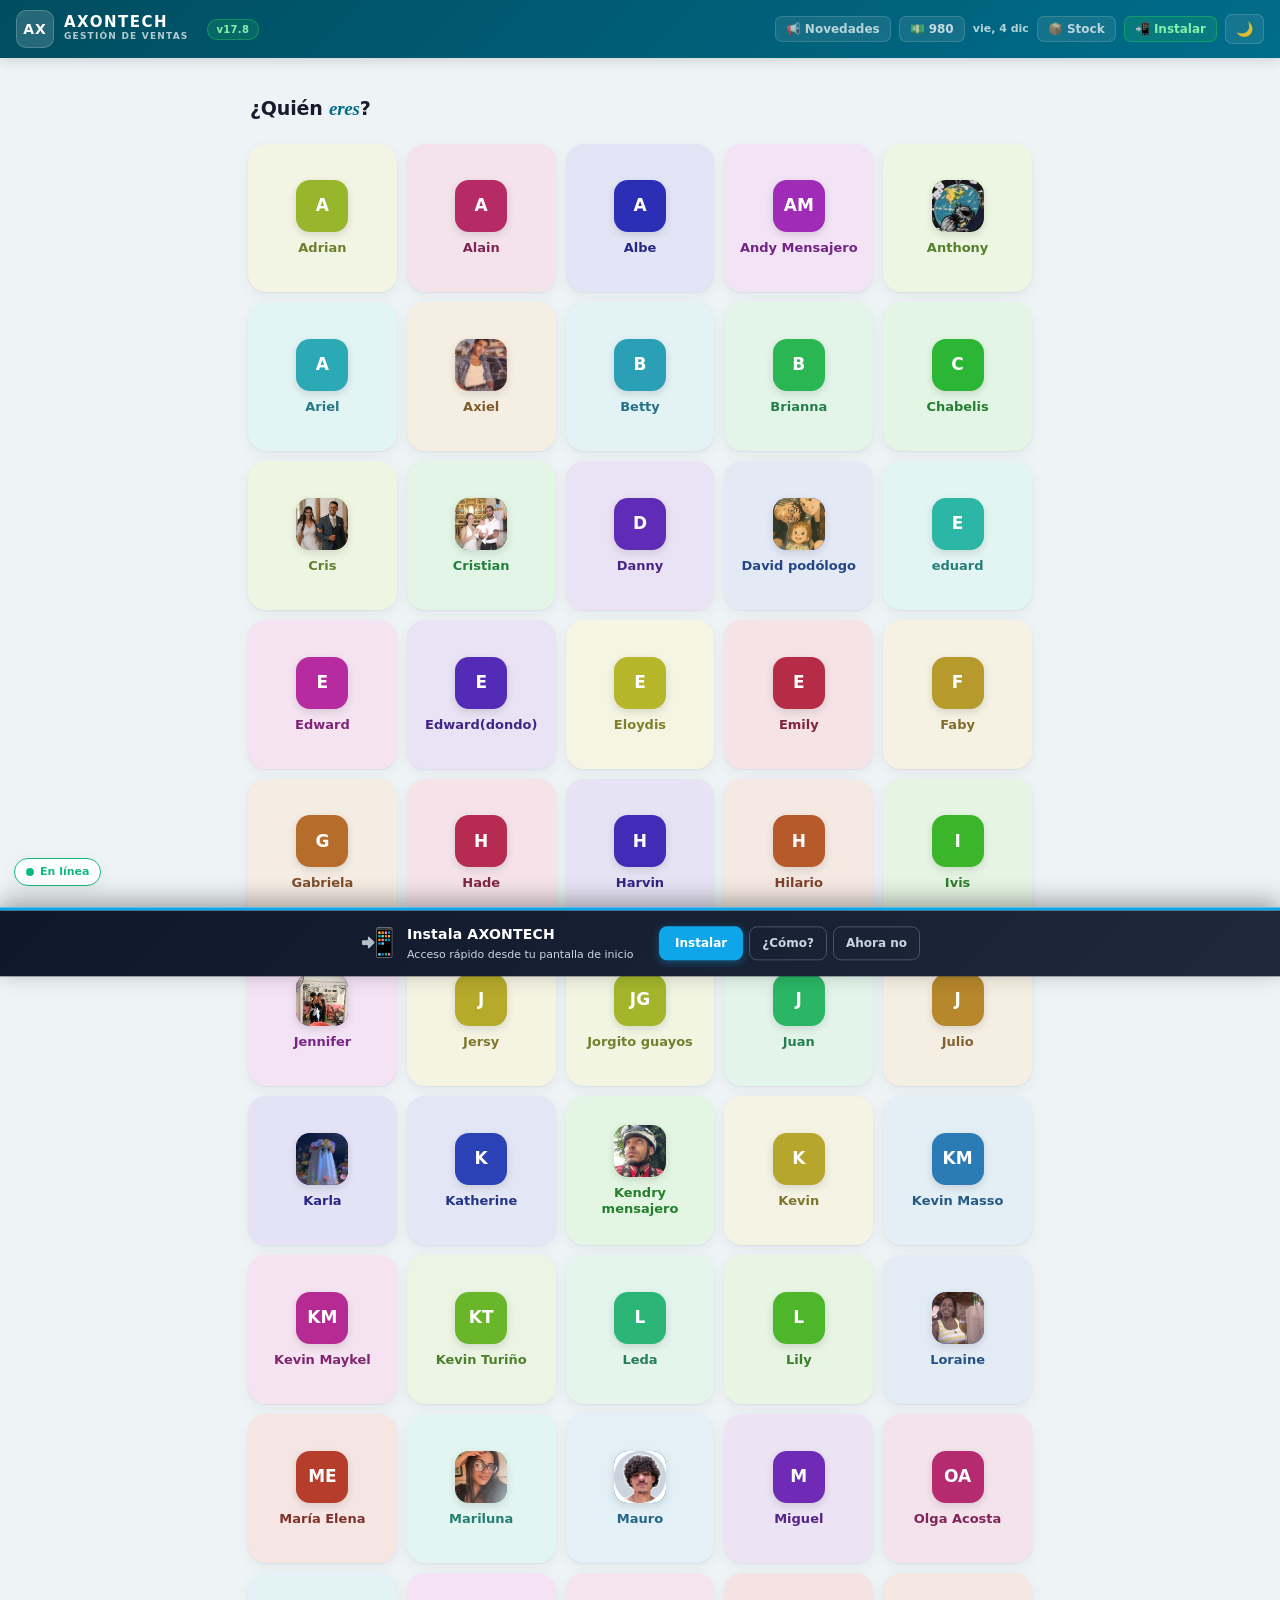
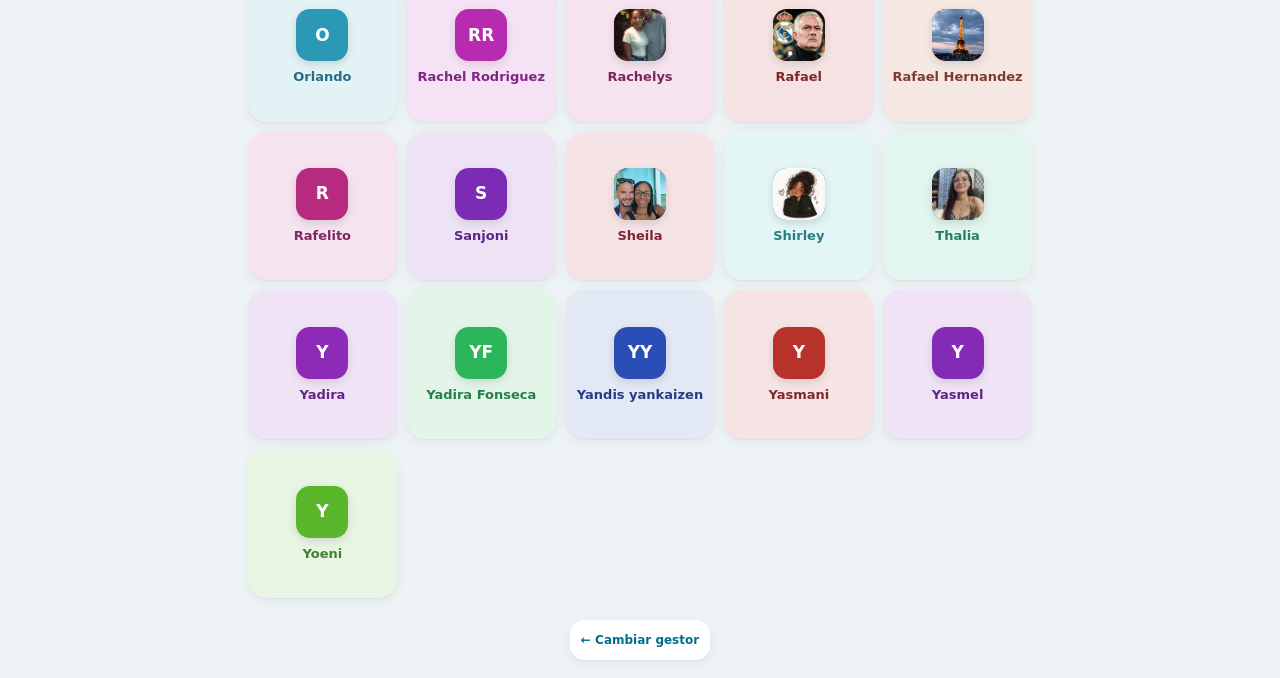
<file: index.html>
<!DOCTYPE html>
<html lang="es">
<head>
  <meta charset="UTF-8">
  <meta name="viewport" content="width=device-width, initial-scale=1.0">
  <title>AXONTECH · Gestión de Ventas</title>
  <link rel="manifest" href="manifest.json">
  <meta name="theme-color" content="#006d8a">
  <meta name="mobile-web-app-capable" content="yes">
  <meta name="apple-mobile-web-app-capable" content="yes">
  <meta name="apple-mobile-web-app-status-bar-style" content="black-translucent">
  <meta name="apple-mobile-web-app-title" content="AXONTECH">
  <link rel="apple-touch-icon" href="./iconos/icon-192.png">
  <link rel="stylesheet" href="./app.css?v=232">
  <style>
    /* Splash screen inline — no depende de app.css.
       Se muestra INMEDIATAMENTE al cargar el HTML, antes de que app.js termine.
       Se quita desde init() en app.js o por timeout de seguridad (8s). */
    #axon-splash{position:fixed;inset:0;background:linear-gradient(135deg,#003a4d 0%,#006d8a 100%);display:flex;flex-direction:column;align-items:center;justify-content:center;z-index:99999;transition:opacity .4s ease;}
    #axon-splash.hide{opacity:0;pointer-events:none;}
    #axon-splash .axon-splash-logo{font-size:42px;font-weight:900;letter-spacing:2px;color:#fff;text-shadow:0 2px 12px rgba(0,0,0,.4);margin-bottom:18px;}
    #axon-splash .axon-splash-sub{font-size:11px;letter-spacing:3px;color:rgba(255,255,255,.65);text-transform:uppercase;margin-bottom:28px;font-weight:600;}
    #axon-splash .axon-splash-spin{width:38px;height:38px;border:3px solid rgba(255,255,255,.2);border-top-color:#fff;border-radius:50%;animation:axon-spin .9s linear infinite;}
    @keyframes axon-spin{to{transform:rotate(360deg);}}
    @media (prefers-reduced-motion:reduce){#axon-splash .axon-splash-spin{animation-duration:2s;}}
  </style>
</head>
<body data-page="gestor">

<!-- ══ SPLASH (se quita desde app.js init()) ══ -->
<div id="axon-splash" role="status" aria-live="polite" aria-label="Cargando AXONTECH">
  <div class="axon-splash-logo">AXONTECH</div>
  <div class="axon-splash-sub">Gestión de Ventas</div>
  <div class="axon-splash-spin"></div>
</div>
<script>
  // Timeout de seguridad: si init() no termina en 8s, quitar el splash igual.
  window.__axonHideSplash = function(){
    var s = document.getElementById('axon-splash');
    if(s){s.classList.add('hide');setTimeout(function(){if(s.parentNode)s.parentNode.removeChild(s);},450);}
  };
  setTimeout(window.__axonHideSplash, 8000);
</script>

<!-- Skip to content link for keyboard users -->
<a href="#main-content" class="skip-link" style="position:absolute;top:-100px;left:0;background:var(--blue);color:white;padding:8px 16px;z-index:9999;font-size:14px;font-weight:700;text-decoration:none;" onfocus="this.style.top='0'" onblur="this.style.top='-100px'">Saltar al contenido</a>

<!-- ══ HEADER ══ -->
<header>
  <div class="brand">
    <div class="brand-icon" id="brandTap">AX</div>
    <div>
      <div class="brand-name">AXONTECH</div>
      <div class="brand-sub">GESTIÓN DE VENTAS</div>
    </div>
    <!-- Banner pequeño de versión: chip discreto que muestra la versión actual.
         Al hacer clic, dispara una verificación manual de actualizaciones. -->
    <span id="versionBadge"
          onclick="checkVersion(true)"
          title="Versión actual · Toca para buscar actualizaciones"
          style="margin-left:8px;background:rgba(34,197,94,.18);border:1px solid rgba(34,197,94,.45);color:#86efac;border-radius:10px;padding:2px 9px;font-size:10px;font-weight:800;letter-spacing:.3px;cursor:pointer;transition:all .15s;white-space:nowrap;user-select:none;">v17.8</span>
  </div>
  <span id="headerGestorName"></span>
  <div class="header-right">
    <button onclick="openNotifsModal()" title="Ver Novedades" aria-label="Ver novedades" style="position:relative;background:rgba(255,255,255,.08);border:1px solid rgba(255,255,255,.15);color:rgba(255,255,255,.7);border-radius:7px;padding:5px 10px;font-size:12px;font-weight:600;cursor:pointer;transition:all .15s;white-space:nowrap;display:flex;align-items:center;gap:4px;">
      📢 Novedades <span id="notifUnreadBadge" style="display:none;background:var(--red);color:white;border-radius:10px;padding:1px 5px;font-size:9px;"></span>
    </button>
    <!-- v89: tasa informal del USD (elToque). El valor y su fecha los pinta
         renderTasaBadge(); al tocarlo se abre el detalle y se puede refrescar
         o escribir a mano. -->
    <button id="tasaUSDBadge" onclick="openTasaModal()" title="Tasa del dólar" aria-label="Tasa del dólar" style="display:none;align-items:center;gap:4px;background:rgba(255,255,255,.08);border:1px solid rgba(255,255,255,.15);color:rgba(255,255,255,.75);border-radius:7px;padding:5px 10px;font-size:12px;font-weight:700;cursor:pointer;transition:all .15s;white-space:nowrap;">💵 <span id="tasaUSDValor">—</span></button>
    <div class="header-date" id="headerDate"></div>
    <button id="btnCatalogo" onclick="openGestorCatalog()" title="Ver catálogo de productos" aria-label="Ver catálogo de stock" style="display:none;background:rgba(255,255,255,.08);border:1px solid rgba(255,255,255,.15);color:rgba(255,255,255,.7);border-radius:7px;padding:5px 10px;font-size:12px;font-weight:600;cursor:pointer;transition:all .15s;white-space:nowrap;">📦 Stock</button>
    <button id="btnPWAInstallHeader" title="Instalar AXONTECH en tu teléfono" aria-label="Instalar app" style="display:none;background:rgba(34,197,94,.18);border:1px solid rgba(34,197,94,.45);color:#86efac;border-radius:7px;padding:5px 10px;font-size:12px;font-weight:700;cursor:pointer;transition:all .15s;white-space:nowrap;">📲 Instalar</button>
    <button id="btnTheme" onclick="toggleTheme()" title="Cambiar tema" aria-label="Cambiar tema claro/oscuro">🌙</button>
  </div>
</header>

<!-- Banner flotante de actualización disponible: se muestra solo cuando
     checkVersion() detecta que version.json tiene una versión mayor que la local. -->
<div id="updateBanner"
     style="display:none;position:fixed;top:0;left:0;right:0;z-index:9000;background:linear-gradient(90deg,#10B981,#059669);color:white;padding:10px 14px;font-size:13px;font-weight:700;display:none;align-items:center;justify-content:center;gap:10px;box-shadow:0 2px 10px rgba(0,0,0,.2);">
  <span id="updateBannerText">🔄 Nueva versión disponible</span>
  <button onclick="applyUpdate()" style="background:white;color:#059669;border:none;border-radius:6px;padding:4px 12px;font-size:12px;font-weight:800;cursor:pointer;">Recargar ahora</button>
  <button onclick="dismissUpdate()" style="background:rgba(255,255,255,.2);color:white;border:none;border-radius:6px;padding:4px 10px;font-size:12px;font-weight:700;cursor:pointer;">Más tarde</button>
</div>

<!-- ══════════ GESTOR LAYOUT ══════════ -->
<div class="layout active" id="layoutGestor" role="main">

  <!-- Col 1: Selector de gestores (izquierda en desktop, arriba en móvil) -->
  <div class="col col-left">
    <div class="lbl lbl-h">¿Quién <em>eres</em>?</div>
    <div id="gestoresList">
      <div class="es"><div class="es-icon">👤</div><div class="es-text">El admin aún no ha configurado gestores</div></div>
    </div>
    <div class="g-change" onclick="changeGestor()" role="button" tabindex="0" onkeydown="if(event.key==='Enter')changeGestor()" style="cursor:pointer;">← Cambiar gestor</div>
  </div>

  <!-- Col 2: Top Gestores (derecha en desktop SIN gestor, oculto cuando hay gestor) -->
  <div class="col col-right" id="rankingColumn">
    <div id="gestorRankingSection" style="margin-bottom:14px;">
      <div class="lbl lbl-h" style="margin-top:0;">🏆 Top <em>gestores</em></div>
      <div class="card" style="padding:14px 16px;">
        <div id="rankingList"><div class="es"><div class="es-text">Sin datos aún</div></div></div>
      </div>
    </div>
  </div>

  <!-- Col 3: Vale form (centro en desktop cuando hay gestor, oculto cuando no) -->
  <div class="col col-mid">
    <div id="mobileBackBar">
      <button onclick="changeGestor()">← Volver</button>
      <span id="mobileBackName" style="font-size:13px;font-weight:700;color:var(--blue-dk);"></span>
    </div>
    <div class="card" id="gestorBanner" style="background:var(--blue-lt);border-color:var(--blue-bd);display:none;align-items:center;gap:10px;margin-bottom:14px;">
      <div class="g-avatar" id="bannerAvatar" style="width:40px;height:40px;font-size:14px;background:var(--gray-300);">?</div>
      <div>
        <div style="font-size:10px;color:var(--gray-600);font-weight:700;letter-spacing:.5px;" id="bannerLbl">SELECCIONA TU NOMBRE</div>
        <div style="font-size:15px;font-weight:700;color:var(--blue-dk);" id="bannerName">Selecciona tu nombre →</div>
      </div>
    </div>

    <!-- Notificaciones personales (visible solo para el gestor logueado) -->
    <div id="gestorPersonalNotifsSection" style="display:none;margin-bottom:14px;">
      <div class="lbl" style="margin-top:0;">🔔 Mis Alertas</div>
      <div id="gestorPersonalNotifsList"></div>
    </div>

    <div id="valeFormWrapper">
    <div id="pendingSyncBanner" class="pending-sync-banner" style="display:none;">
      <span class="psb-icon">📡</span>
      <span class="psb-text">
        <span class="psb-count" data-pending-count>0</span>
        <span class="psb-msg" data-pending-msg>vales pendientes de sincronizar</span>
      </span>
    </div>
    <div class="vale-form-header" style="display:flex; justify-content:space-between; align-items:center;">
      <div>
        <h2 style="margin:0;">"AXONTECH" 🔥</h2>
        <p style="margin:4px 0 0;font-size:11px;">Completa los campos y envía</p>
      </div>
    </div>
    <div class="vale-form-body">
      <div class="vf-card vf-card-promotor">

      <div class="vf-row vf-auto">
        <span class="vf-emoji">🔸</span>
        <div class="vf-inner">
          <div class="vf-label"><span>Promotor <span style="color:var(--blue);font-size:9px;">● Auto</span></span></div>
          <input type="text" id="vf-promotor" readonly placeholder="Selecciona tu nombre arriba">
        </div>
      </div>

      </div>
      <div class="vf-card">
      <div class="vf-sec">👤 Cliente</div>

      <div class="vf-row">
        <span class="vf-emoji">🔸</span>
        <div class="vf-inner">
          <div class="vf-label"><span>Nombre Cliente <span class="vf-req">*</span></span></div>
          <input type="text" id="vf-cliente" placeholder="Nombre completo del cliente" oninput="onFormInput()">
        </div>
      </div>

      <div class="vf-row">
        <span class="vf-emoji">🔸</span>
        <div class="vf-inner">
          <div class="vf-label"><span>Teléfono Cliente <span class="vf-req">*</span></span></div>
          <input type="tel" id="vf-telefono" placeholder="Número de teléfono" oninput="this.value=this.value.replace(/[^0-9]/g,'');onFormInput()" inputmode="numeric" pattern="[0-9]*">
        </div>
      </div>

      <div class="vf-row">
        <span class="vf-emoji">🔸</span>
        <div class="vf-inner">
          <div class="vf-label"><span>Dirección Cliente <span class="vf-req">*</span></span></div>
          <input type="text" id="vf-direccion" placeholder="Dirección de entrega" oninput="onFormInput()">
        </div>
      </div>

      <!-- v18: Checkbox recogida en tienda -->
      <div class="vf-row">
        <span class="vf-emoji">🏪</span>
        <div class="vf-inner">
          <label style="display:flex;align-items:center;gap:8px;cursor:pointer;padding:8px 0;font-size:13px;font-weight:600;color:var(--text);">
            <input type="checkbox" id="vf-recogidaTienda" onchange="onRecogidaTiendaChange()" style="width:18px;height:18px;accent-color:var(--blue);cursor:pointer;">
            <span>Recogida en tienda (sin envío a domicilio)</span>
          </label>
        </div>
      </div>

      <!-- v18: Ubicación compartida (link de Google Maps) -->
      <div class="vf-row" id="vf-ubicacionRow">
        <span class="vf-emoji">📍</span>
        <div class="vf-inner">
          <div class="vf-label"><span>Ubicación (Google Maps)</span></div>
          <input type="text" id="vf-ubicacion" placeholder="Pega aquí el link de la ubicación compartida" oninput="onFormInput()">
        </div>
      </div>


      </div>
      <div class="vf-card">
      <div class="vf-sec">🚚 Entrega</div>

      <div class="vf-row">
        <span class="vf-emoji">🔸</span>
        <div class="vf-inner">
          <div class="vf-label"><span>Mensajería / costo</span></div>
          <input type="text" id="vf-mensajeria" placeholder="Ej: Gratis / $2 USD" oninput="onFormInput()">
        </div>
      </div>

      <!-- v104: la hora a la que el cliente espera el pedido. Un vale mandado a
           las 10 de la mañana para entregar a las 3 de la tarde se quedaba
           enterrado entre los demás y se pasaba la hora. Poniéndola aquí, el
           admin recibe un aviso una hora antes. Es opcional: si se deja vacío,
           todo funciona igual que siempre. -->
      <div class="vf-row">
        <span class="vf-emoji">⏰</span>
        <div class="vf-inner">
          <div class="vf-label"><span>Día y hora de entrega <span style="font-weight:400;color:var(--text-muted);font-size:10px;">· opcional, avisa al admin 1 h antes</span></span></div>
          <!-- v131: el día también. Antes solo había hora y se daba por hecho que
               era el mismo día del vale: un pedido para el sábado no había forma
               de apuntarlo. Sin día, sigue siendo el día del vale. -->
          <div style="display:flex;gap:6px;">
            <input type="date" id="vf-fechaEntrega" oninput="onFormInput()" style="flex:1.3;min-width:0;">
            <input type="time" id="vf-horaEntrega" oninput="onFormInput()" style="flex:1;min-width:0;">
          </div>
        </div>
      </div>

      </div>
      <div class="vf-card">
      <div class="vf-sec">📦 Productos</div>

      <div class="vf-row">
        <span class="vf-emoji">🔸</span>
        <div class="vf-inner">
          <div class="vf-label">
            <span>Artículo y cantidad <span class="vf-req">*</span></span>
          </div>
          <button type="button" class="catalog-cta" id="btnPickProducts" onclick="openProductPicker()">
            <span class="catalog-cta-icon">📦</span>
            <span class="catalog-cta-text">
              <span class="catalog-cta-title">Seleccionar del catálogo <span class="vf-req">*</span></span>
              <span class="catalog-cta-sub">Obligatorio: sin esto el vale no da puntos ni descuenta stock</span>
            </span>
            <span class="catalog-cta-arrow">›</span>
          </button>
          <div id="selectedProductsList" style="display:none;"></div>
          <textarea id="vf-articulo" rows="2" placeholder="Los productos aparecerán aquí al elegirlos arriba" oninput="onFormInput()"></textarea>
        </div>
      </div>

      </div>
      <div class="vf-card">
      <div class="vf-sec">💵 Pago</div>

      <div class="vf-grid2">
      <div class="vf-row">
        <span class="vf-emoji">🔸</span>
        <div class="vf-inner">
          <div class="vf-label"><span>Precio USD / Zelle</span></div>
          <input type="text" id="vf-precioUSD" placeholder="Del catálogo" oninput="onFormInput()">
        </div>
      </div>

      <div class="vf-row">
        <span class="vf-emoji">🔸</span>
        <div class="vf-inner">
          <div class="vf-label"><span>Precio MN</span></div>
          <input type="text" id="vf-precioMN" placeholder="Del catálogo" oninput="onFormInput()">
        </div>
      </div>
      </div>

      <div class="vf-row">
        <span class="vf-emoji">🔸</span>
        <div class="vf-inner">
          <div class="vf-label"><span>Vuelto</span></div>
          <input type="text" id="vf-vuelto" placeholder="Ej: 500 MN / 0" oninput="onFormInput()">
        </div>
      </div>

      <div class="vf-row vf-total-row">
        <span class="vf-emoji">🔸</span>
        <div class="vf-inner">
          <div class="vf-label"><span>Total a pagar <span class="vf-req">*</span></span></div>
          <input type="text" id="vf-total" placeholder="Total final" oninput="onFormInput()">
        </div>
      </div>

      <!-- v131: notas del gestor para el admin: lo que no cabe en ningún campo
           ("llamar antes de ir", "paga la mamá", "portero sin timbre"). -->
      </div>
      <div class="vf-card">
      <div class="vf-sec">📝 Notas</div>

      <div class="vf-row">
        <span class="vf-emoji">📝</span>
        <div class="vf-inner">
          <div class="vf-label"><span>Notas para el admin <span style="font-weight:400;color:var(--text-muted);font-size:10px;">· opcional</span></span></div>
          <textarea id="vf-notasGestor" rows="2" maxlength="400" placeholder="Ej: llamar antes de ir · el cliente paga mitad en MN" oninput="onFormInput()" style="width:100%;resize:vertical;"></textarea>
        </div>
      </div>

      </div><!-- /vf-card -->
      <hr class="vf-sep">

      <!-- v69: campos que casi nunca se tocan, plegados para acortar el formulario.
           De 17 campos en pantalla a 13. NO se pliegan los de precio (mensajería,
           precio USD/MN, vuelto) porque alimentan el cálculo automático del total,
           ni los cinco obligatorios (cliente, teléfono, dirección, artículo, total).
           Se abre solo al editar un vale que ya traiga alguno relleno. -->
      <div onclick="toggleVfExtras()" id="vfExtrasToggle" style="display:flex;align-items:center;justify-content:space-between;cursor:pointer;padding:9px 12px;margin:4px 0 2px;background:var(--surface2);border:1px solid var(--border);border-radius:9px;user-select:none;">
        <span style="font-size:12px;font-weight:700;color:var(--text-muted);">➕ Más detalles <span style="font-weight:500;">· carnet, garantía, comisión</span></span>
        <span id="vfExtrasArrow" style="color:var(--gray-400);font-size:12px;">▼</span>
      </div>
      <div id="vfExtras" style="display:none;">
      <div class="vf-row">
        <span class="vf-emoji">🪪</span>
        <div class="vf-inner">
          <div class="vf-label"><span>Carnet de identidad</span></div>
          <input type="text" inputmode="numeric" id="vf-carnet" placeholder="Opcional — Carnet del cliente" oninput="onFormInput()">
        </div>
      </div>
      <div class="vf-row">
        <span class="vf-emoji">★</span>
        <div class="vf-inner">
          <div class="vf-label"><span>Garantía</span></div>
          <input type="text" id="vf-garantia" placeholder="Ej: 6 meses" oninput="onFormInput()">
        </div>
      </div>

      <div class="vf-row">
        <span class="vf-emoji">💰</span>
        <div class="vf-inner">
          <div class="vf-label"><span>Comisión del gestor <span style="color:var(--green);font-size:9px;">● Auto</span></span></div>
          <input type="text" id="vf-comisionGestor" placeholder="Se calcula del catálogo" oninput="onFormInput()">
        </div>
      </div>

      <!-- v75: el gestor puede renunciar a parte de su comisión en este vale
           (cliente frecuente, cierre de venta, producto con un defecto leve…).
           Ese dinero no se le acredita a nadie: deja de cobrarse y punto. No
           toca el precio que paga el cliente ni el stock. -->
      <div class="vf-row">
        <span class="vf-emoji">🤝</span>
        <div class="vf-inner">
          <div class="vf-label"><span>Rebajo de mi comisión <span style="color:var(--text-muted);font-weight:500;font-size:9px;">opcional</span></span></div>
          <div style="display:flex;gap:6px;">
            <input type="number" inputmode="decimal" id="vf-comisionCedida" min="0" step="0.5" placeholder="0" oninput="onCesionComisionInput()" style="flex:1;">
            <select id="vf-comisionCedidaMoneda" onchange="onCesionComisionInput()" style="width:88px;background:var(--surface);border:1px solid var(--border);border-radius:8px;padding:9px 8px;font-size:13px;color:var(--text);">
              <option value="USD">USD</option>
              <option value="MN">MN</option>
            </select>
          </div>
          <div id="vf-cesionNota" style="font-size:10px;color:var(--text-muted);margin-top:4px;line-height:1.35;"></div>
          <input type="text" id="vf-cesionMotivo" placeholder="Motivo (ej: cliente frecuente)" oninput="onFormInput()" style="margin-top:6px;display:none;">
        </div>
      </div>

      <div class="vf-row vf-auto">
        <span class="vf-emoji">📅</span>
        <div class="vf-inner">
          <div class="vf-label"><span>Fecha y hora de Venta <span style="color:var(--blue);font-size:9px;">● Auto</span></span></div>
          <input type="text" id="vf-fecha" readonly>
        </div>
      </div>
      </div>

      <hr class="vf-sep">

      <details class="vf-info">
      <summary>ℹ️ Dirección y condiciones de la tienda <span>(van en el vale)</span></summary>
      <div class="vf-fixed">
        <span id="vf-dirTienda"><b>🧭 Dirección de la tienda:</b><br>
        * Amistad #311 % San Rafael y San José, Centro Habana.<br><br></span>
        <b>🚨 ATENCIÓN 🚨</b><br>
        • Horarios de atención: 9:00am - 7:00pm.<br>
        * Solo aceptamos hasta cinco billetes de 1 USD por compra.<br>
        * Los pagos en MN deben ser con denominación de 50 en adelante.<br>
        * Solo se aceptan billetes en buen estado (ni rotos ni manchados)
      </div>
      </details>
    </div>

    <!-- Preview -->
    <div id="previewCard" class="card" style="display:none;">
      <div style="font-size:10px;font-weight:700;color:var(--gray-400);letter-spacing:.5px;text-transform:uppercase;margin-bottom:8px;">Vista previa del vale</div>
      <div class="vale-preview" id="valePreviewText" style="font-size:11px;max-height:200px;overflow-y:auto;"></div>
      
      <div style="margin-top:10px;">
        <button class="btn btn-blue btn-full" id="sendValeBtn" onclick="sendVale()" disabled>📤 Enviar al Admin</button>
      </div>
      <div id="ticketClientSection" style="margin-top:14px;border-top:1px dashed var(--gray-300);padding-top:12px;text-align:center;">
        <div style="font-size:10px;font-weight:700;color:var(--gray-500);text-transform:uppercase;margin-bottom:8px;">— Opciones para el Cliente —</div>
        <button class="btn btn-full btn-sm" style="background:#F59E0B;color:white;" onclick="openTicketModal()">🎫 Generar Ticket de Recogida</button>
      </div>

    </div>
    <!-- v151: barra fija abajo en el móvil: total + Enviar, sin bajar hasta el final -->
    <div id="vfSticky" class="vf-sticky">
      <div class="vf-sticky-info">
        <div id="vfStickyTotal" class="vf-sticky-total">Total: —</div>
        <div id="vfStickyFalta" class="vf-sticky-falta"></div>
        <div id="vfStickySync" class="vf-sticky-sync"></div>
      </div>
      <button type="button" class="btn btn-blue" id="vfStickyBtn" onclick="_vfStickyEnviar()">📤 Enviar</button>
    </div>
    </div><!-- /valeFormWrapper -->

    <!-- Mis Vales (aquí para que se vea en móvil cuando hay gestor seleccionado) -->
        <div id="gestorMyValesSection" style="display:none;padding-top:4px;">
      <!-- NEW: Resumen dashboard with period chips -->
      <div class="lbl lbl-h" style="margin-top:14px;">Mi <em>resumen</em></div>
      <div id="gestorHistDashboard"></div>
      <div id="gestorHistPeriodFilter" style="display:flex;gap:6px;margin:0 0 14px;flex-wrap:wrap;">
        <button class="btn btn-blue btn-sm" data-period="ciclo" onclick="setGestorHistPeriod('ciclo')" style="display:none;">Este ciclo</button>
        <button class="btn btn-ghost btn-sm" data-period="month" onclick="setGestorHistPeriod('month')">Este mes</button>
        <button class="btn btn-ghost btn-sm" data-period="last" onclick="setGestorHistPeriod('last')">Mes pasado</button>
        <button class="btn btn-ghost btn-sm" data-period="all" onclick="setGestorHistPeriod('all')">Todo</button>
      </div>

      <div class="lbl lbl-h" style="margin-top:14px;">Vales <em>activos</em></div>
      <div id="gestorMyVales"></div>
      
      <div style="margin-top:20px;">
        <div onclick="toggleGestorHistorial()" style="display:flex;align-items:center;justify-content:space-between;cursor:pointer;padding:8px 12px;background:var(--surface2);border:1px solid var(--border);border-radius:8px;margin-bottom:6px;">
          <span class="lbl" style="margin:0;">📋 Historial (Completados)</span>
          <div style="display:flex;align-items:center;gap:8px;">
            <span id="gestorHistCount" style="background:var(--gray-200);color:var(--gray-600);border-radius:10px;padding:1px 8px;font-size:10px;font-weight:700;"></span>
            <span id="gestorHistArrow" style="color:var(--gray-400);font-size:13px;">▼</span>
          </div>
        </div>
        <div id="gestorHistorialList" style="display:none;"></div>
        <div id="gestorHistClearBtn" style="display:none;margin-top:6px;text-align:center;">
          <button class="btn btn-ghost btn-sm" style="color:var(--red);font-size:11px;" onclick="clearGestorHistory()">🙈 Ocultar historial</button>
        </div>
      </div>
    </div>

    <!-- Mis Comisiones Pendientes -->
    <div id="gestorComisionSection" style="display:none;padding-top:4px;">
      <div class="lbl lbl-h" style="margin-top:14px;">Mis <em>comisiones</em></div>
      <div id="gestorComisionList"></div>
    </div>

  </div>
</div><!-- /layoutGestor -->

<!-- ── MODAL: Contraseña Gestor ── -->
<div class="modal-bg" id="gestorPassModal">
  <div class="modal" style="max-width:340px;">
    <div class="modal-title">🔐 Acceso Gestor</div>
    <div class="modal-sub" id="gestorPassModalSub">Ingresa tu contraseña</div>
    <input type="password" id="gestorPassInput" placeholder="Contraseña" autocomplete="current-password" onkeydown="if(event.key==='Enter')submitGestorPass()">
    <div class="pass-error" id="gestorPassError">Contraseña incorrecta</div>
    <label class="remember-pass-row" for="gestorPassRemember">
      <input type="checkbox" id="gestorPassRemember">
      <span>Recordar contraseña en este dispositivo</span>
    </label>
    <div class="remember-pass-hint">Solo en tu móvil/PC. No la uses en dispositivos compartidos.</div>
    <div class="modal-btns">
      <button class="btn btn-ghost btn-full" onclick="closeGestorPassModal()">Cancelar</button>
      <button class="btn btn-blue btn-full" id="gestorPassSubmit" onclick="submitGestorPass()">Entrar</button>
    </div>
  </div>
</div>

<!-- ── MODAL: Product Picker ── -->
<div class="modal-bg" id="productPickerModal">
  <div class="modal" style="max-width:580px;width:92%;padding:0;display:flex;flex-direction:column;max-height:92vh;">
    <!-- Header (fixed) -->
    <div style="padding:22px 22px 10px;flex-shrink:0;">
      <div class="modal-title">📦 Catálogo de Productos</div>
      <input type="search" id="pickerSearch" placeholder="Buscar producto..." oninput="renderPickerProducts()" style="margin-bottom:10px;">
      <div id="pickerCatTabs" style="display:flex;flex-wrap:wrap;gap:4px;margin-bottom:10px;"></div>
    </div>
    <!-- Scrollable content -->
    <div style="flex:1;overflow-y:auto;min-height:0;padding:0 22px;">
      <div id="pickerProductGrid" style="display:flex;flex-wrap:wrap;gap:6px;padding:2px;"></div>
    </div>
    <!-- Selected + Buttons (fixed at bottom) -->
    <div style="flex-shrink:0;padding:0 22px 22px;border-top:1px solid var(--gray-200);margin-top:8px;">
      <div style="font-size:11px;font-weight:700;color:var(--gray-600);margin:8px 0 6px;">Seleccionados:</div>
      <div id="pickerSelectedList" style="min-height:28px;max-height:80px;overflow-y:auto;"></div>
      <div class="modal-btns" style="margin-top:8px;">
        <button class="btn btn-ghost btn-full" onclick="closeProductPicker()">Cancelar</button>
        <button class="btn btn-blue btn-full" onclick="confirmPickerSelection()">Agregar al vale ✓</button>
      </div>
    </div>
  </div>
</div>

<!-- ── MODAL: Catálogo Gestor (solo lectura) ── -->
<div class="modal-bg" id="gestorCatalogModal">
  <div class="modal" style="max-width:500px;width:94%;">
    <div class="modal-title">📦 Catálogo de Productos</div>
    <input type="search" id="catalogSearch" placeholder="Buscar producto..." oninput="renderGestorCatalog()" style="margin-bottom:8px;">
    <div id="catalogCatTabs" style="display:flex;flex-wrap:wrap;gap:4px;margin-bottom:10px;"></div>
    <div id="gestorCatalogList" style="max-height:360px;overflow-y:auto;"></div>
    <div class="modal-btns" style="margin-top:10px;">
      <button class="btn btn-green" onclick="generateCatalogPDF()" style="flex:1;">📄 PDF Catálogo</button>
      <button class="btn btn-blue" onclick="document.getElementById('gestorCatalogModal').classList.remove('show')" style="flex:1;">Cerrar</button>
    </div>
  </div>
</div>

<!-- ── MODAL: Confirmar Acción ── -->
<div class="modal-bg" id="confirmActionModal">
  <div class="modal" style="max-width:320px;">
    <div class="modal-title" id="confirmActionTitle">¿Confirmar acción?</div>
    <div class="modal-sub" id="confirmActionSub"></div>
    <div class="modal-btns" style="margin-top:16px;">
      <button type="button" class="btn btn-ghost btn-full" onclick="closeConfirmAction()">Cancelar</button>
      <button type="button" class="btn btn-blue btn-full" id="confirmActionOk">Confirmar</button>
    </div>
  </div>
</div>

<div class="toast" id="toast" role="status" aria-live="polite" aria-atomic="true"></div>

<!-- Sync indicator (online/offline/pending writes) -->
<div id="syncIndicator" class="online">
  <span class="sync-dot"></span>
  <span id="syncLabel">En línea</span>
</div>

<!-- Notification banner (for incoming vale alerts when in admin mode) -->
<div id="notifBanner"><span id="notifBannerText"></span></div>

<!-- ══ PWA INSTALL BANNER (Android + iPhone + Xiaomi) ══ -->
<div id="pwaInstallBanner" class="install-banner" role="dialog" aria-label="Instalar aplicación">
  <div class="install-banner-inner">
    <div class="install-banner-icon">📲</div>
    <div class="install-banner-text">
      <div class="install-banner-title">Instala AXONTECH</div>
      <div class="install-banner-sub" id="pwaInstallSub">Acceso rápido desde tu pantalla de inicio</div>
      <!-- Instrucciones especiales para iPhone/iPad (oculto en Android) -->
      <div id="pwaInstallIOSHint" class="install-banner-ios" style="display:none;">
        <span class="ios-step"><span class="ios-share">􀈂</span> Compartir</span>
        <span class="ios-arrow">→</span>
        <span class="ios-step">Añadir a pantalla de inicio</span>
      </div>
      <!-- Instrucciones manuales para Xiaomi Mi Browser / Huawei / UC (oculto por defecto) -->
      <div id="pwaInstallManualHint" class="install-banner-manual" style="display:none;">
        <div class="manual-step1">1. Toca el menú ⋮ (arriba a la derecha)</div>
        <div class="manual-step2">2. Elige "Añadir a pantalla de inicio"</div>
        <div class="manual-tip">💡 Instala <b>Chrome</b> desde la Play Store para tener aviso automático de instalación.</div>
      </div>
    </div>
    <div class="install-banner-actions">
      <button id="pwaInstallBtn" type="button" class="install-banner-btn-primary">Instalar</button>
      <button type="button" class="install-banner-btn-secondary" onclick="openPWAInstallHelp()">¿Cómo?</button>
      <button type="button" class="install-banner-btn-secondary" onclick="_dismissPWAInstall()">Ahora no</button>
    </div>
  </div>
</div>

<!-- ── MODAL: Ayuda de Instalación PWA ── -->
<div class="modal-bg" id="pwaInstallHelpModal">
  <div class="modal" style="max-width:400px;width:92%;max-height:90vh;overflow-y:auto;">
    <div class="modal-title">📲 Instalar AXONTECH</div>
    <div class="modal-sub" style="margin-bottom:14px;">
      Navegador detectado: <b id="pwaHelpBrowser">—</b>
    </div>

    <!-- BLOQUE: Chrome / Edge / Samsung con beforeinstallprompt -->
    <div id="pwaHelpChrome" class="pwa-help-block">
      <div class="pwa-help-title">✅ Tu navegador soporta instalación directa</div>
      <ol class="pwa-help-steps">
        <li>Pulsa el botón <b>"Instalar ahora"</b> abajo.</li>
        <li>Confirma el aviso que aparece en pantalla.</li>
        <li>Aparecerá un icono de AXONTECH en tu pantalla de inicio. ¡Listo!</li>
      </ol>
      <p class="pwa-help-note">También puedes usar el menú ⋮ del navegador → <b>Instalar app</b>.</p>
    </div>

    <!-- BLOQUE: Chrome / Edge SIN beforeinstallprompt (caso del teléfono problemático) -->
    <div id="pwaHelpChromeNoPrompt" class="pwa-help-block">
      <div class="pwa-help-title">⚠️ Tu Chrome no mostró el aviso automático</div>
      <p class="pwa-help-note">A veces Chrome no ofrece instalar la app aunque el sitio sea una PWA válida (puede pasar por Chrome muy antiguo, modo escritorio activado, o almacenamiento lleno). Usa cualquiera de estos métodos alternativos:</p>

      <div class="pwa-help-subtitle">Método 1 — Compartir para agregar a inicio (más rápido):</div>
      <ol class="pwa-help-steps">
        <li>Pulsa <b>"📤 Compartir / Agregar a inicio"</b> abajo.</li>
        <li>En la hoja de compartir que se abre, busca y elige <b>"Añadir a pantalla de inicio"</b> (en Samsung, Xiaomi y Pixel suele aparecer como destino de compartir).</li>
        <li>Confirma. Aparecerá el icono de AXONTECH en tu pantalla de inicio.</li>
      </ol>

      <div class="pwa-help-subtitle">Método 2 — Escanear QR desde otro móvil:</div>
      <ol class="pwa-help-steps">
        <li>Pulsa <b>"🖼️ Ver código QR"</b> abajo.</li>
        <li>Abre la <b>cámara</b> de otro teléfono que sí tenga Chrome actualizado.</li>
        <li>Apunta la cámara al código QR que aparece en pantalla.</li>
        <li>En ese móvil sí saldrá el aviso automático de instalación.</li>
      </ol>

      <div class="pwa-help-subtitle">Método 3 — Copiar URL y enviarla:</div>
      <ol class="pwa-help-steps">
        <li>Pulsa <b>"📋 Copiar URL"</b> abajo.</li>
        <li>Pégala en un chat de WhatsApp o Telegram.</li>
        <li>Ábrela desde otro teléfono con Chrome actualizado.</li>
      </ol>

      <p class="pwa-help-note">💡 Si nada de esto funciona, actualiza Chrome desde la Play Store o instala <b>Chrome Beta</b>. En Chrome moderno (90+) la opción "Instalar app" debería aparecer en el menú ⋮.</p>
    </div>

    <!-- BLOQUE: Samsung Internet -->
    <div id="pwaHelpSamsung" class="pwa-help-block">
      <div class="pwa-help-title">📱 Samsung Internet</div>
      <ol class="pwa-help-steps">
        <li>Toca el menú <b>☰</b> (arriba a la derecha o abajo).</li>
        <li>Elige <b>"Añadir a pantalla de inicio"</b> o <b>"Instalar app"</b>.</li>
        <li>Confirma. Aparecerá el icono en tu pantalla de inicio.</li>
      </ol>
      <p class="pwa-help-note">💡 Samsung Internet soporta instalación de apps web en versiones recientes. Si no ves la opción, actualiza el navegador desde Galaxy Store o Play Store.</p>
    </div>

    <!-- BLOQUE: Opera / Brave / Vivaldi -->
    <div id="pwaHelpOpera" class="pwa-help-block">
      <div class="pwa-help-title">🌐 Opera / Brave / Vivaldi</div>
      <ol class="pwa-help-steps">
        <li>Toca el menú del navegador (⋮ o el icono del navegador abajo).</li>
        <li>Busca <b>"Añadir a pantalla de inicio"</b> o <b>"Instalar app"</b>.</li>
        <li>Confirma. Aparecerá el icono de AXONTECH en tu pantalla de inicio.</li>
      </ol>
      <p class="pwa-help-note">💡 Estos navegadores están basados en Chromium, así que la opción debería estar disponible en versiones recientes.</p>
    </div>

    <!-- BLOQUE: Kiwi Browser -->
    <div id="pwaHelpKiwi" class="pwa-help-block">
      <div class="pwa-help-title">🥝 Kiwi Browser</div>
      <ol class="pwa-help-steps">
        <li>Toca el menú <b>⋮</b> arriba a la derecha.</li>
        <li>Elige <b>"Añadir a pantalla de inicio"</b> o <b>"Instalar app"</b>.</li>
        <li>Confirma. Aparecerá el icono en tu pantalla de inicio.</li>
      </ol>
      <p class="pwa-help-note">💡 Kiwi está basado en Chromium y soporta instalación de apps web en versiones recientes.</p>
    </div>

    <!-- BLOQUE: Xiaomi Mi Browser -->
    <div id="pwaHelpXiaomi" class="pwa-help-block">
      <div class="pwa-help-title">⚠️ Navegador Mi de Xiaomi</div>
      <p class="pwa-help-note">El navegador que viene preinstalado en tu Xiaomi <b>no permite</b> instalar apps web con un solo botón. Tienes dos opciones:</p>
      <div class="pwa-help-subtitle">Opción A — Instalar manualmente en Mi Browser:</div>
      <ol class="pwa-help-steps">
        <li>Toca el icono de menú <b>⋮</b> arriba a la derecha.</li>
        <li>Elige <b>"Añadir a pantalla de inicio"</b> (o "Añadir a inicio").</li>
        <li>Confirma. Aparecerá un icono en tu pantalla de inicio.</li>
      </ol>
      <div class="pwa-help-subtitle">Opción B — Usar Chrome (recomendado):</div>
      <ol class="pwa-help-steps">
        <li>Abre la <b>Play Store</b> e instala <b>Chrome</b> (gratis).</li>
        <li>Abre Chrome y entra a AXONTECH.</li>
        <li>Te saldrá un aviso automático para instalar con un toque.</li>
      </ol>
      <p class="pwa-help-note">La opción B da mejor experiencia: aviso automático, notificaciones push y actualizaciones sin tener que re-abrir el navegador.</p>
    </div>

    <!-- BLOQUE: Huawei Browser -->
    <div id="pwaHelpHuawei" class="pwa-help-block">
      <div class="pwa-help-title">⚠️ Navegador Huawei</div>
      <p class="pwa-help-note">El navegador Huawei no soporta instalación directa con un botón.</p>
      <div class="pwa-help-subtitle">Opción A — Manual:</div>
      <ol class="pwa-help-steps">
        <li>Toca el menú <b>⋮</b> arriba a la derecha.</li>
        <li>Elige <b>"Añadir a pantalla de inicio"</b>.</li>
        <li>Confirma. Aparecerá el icono en tu pantalla de inicio.</li>
      </ol>
      <div class="pwa-help-subtitle">Opción B — AppGallery + Chrome:</div>
      <ol class="pwa-help-steps">
        <li>En <b>AppGallery</b> busca e instala <b>Chrome</b>.</li>
        <li>Abre Chrome y entra a AXONTECH — te saldrá aviso automático.</li>
      </ol>
    </div>

    <!-- BLOQUE: iPhone / iPad -->
    <div id="pwaHelpIphone" class="pwa-help-block">
      <div class="pwa-help-title">📱 iPhone / iPad (Safari)</div>
      <ol class="pwa-help-steps">
        <li>Toca el icono <b>Compartir</b> <span style="font-size:18px;">􀈂</span> (cuadro con flecha hacia arriba, abajo en Safari).</li>
        <li>Desplázate y elige <b>"Añadir a pantalla de inicio"</b>.</li>
        <li>Pulsa <b>"Añadir"</b>. Aparecerá el icono de AXONTECH en tu pantalla de inicio.</li>
      </ol>
      <p class="pwa-help-note">Si usas Chrome en iPhone, el proceso es el mismo: menú ⋮ → <b>"Añadir a pantalla de inicio"</b>.</p>
    </div>

    <!-- BLOQUE: Firefox móvil -->
    <div id="pwaHelpFirefox" class="pwa-help-block">
      <div class="pwa-help-title">🦊 Firefox</div>
      <ol class="pwa-help-steps">
        <li>Abre el menú del navegador (icono ☰ abajo o arriba).</li>
        <li>Busca la opción <b>"Instalar app"</b> o <b>"Añadir a pantalla de inicio"</b>.</li>
        <li>Confirma. Aparecerá el icono en tu pantalla de inicio.</li>
      </ol>
      <p class="pwa-help-note">💡 Firefox aún no soporta el aviso automático de instalación. Para mejor experiencia te recomendamos <b>Chrome</b>, <b>Edge</b> o <b>Samsung Internet</b>.</p>
    </div>

    <!-- BLOQUE: Android genérico (navegadores menores) -->
    <div id="pwaHelpGeneric" class="pwa-help-block">
      <div class="pwa-help-title">🌐 Tu navegador en Android</div>
      <ol class="pwa-help-steps">
        <li>Abre el menú del navegador (suele ser un icono <b>⋮</b> o <b>☰</b>).</li>
        <li>Busca la opción <b>"Añadir a pantalla de inicio"</b> o <b>"Instalar app"</b>.</li>
        <li>Confirma. Aparecerá el icono de AXONTECH en tu pantalla de inicio.</li>
      </ol>
      <p class="pwa-help-note">💡 Para mejor experiencia te recomendamos <b>Chrome</b>, <b>Edge</b> o <b>Samsung Internet</b>, que soportan instalación con un solo toque.</p>
    </div>

    <!-- BLOQUE: Desktop -->
    <div id="pwaHelpDesktop" class="pwa-help-block">
      <div class="pwa-help-title">💻 Navegador de escritorio</div>
      <p class="pwa-help-note">Para instalar AXONTECH en tu computadora:</p>
      <ol class="pwa-help-steps">
        <li><b>Chrome / Edge:</b> menú ⋮ → <b>"Instalar AXONTECH…"</b> o busca el icono <b>⊕</b> en la barra de direcciones.</li>
        <li><b>Brave:</b> menú ⋮ → <b>"Instalar AXONTECH…"</b>.</li>
        <li><b>Firefox:</b> todavía no soporta instalación de PWAs en desktop.</li>
      </ol>
      <p class="pwa-help-note">💡 Para usar AXONTECH cómodamente en el móvil, abre este enlace desde tu teléfono.</p>
    </div>

    <!-- BLOQUE: WebView (FB/IG/WA) -->
    <div id="pwaHelpWebView" class="pwa-help-block">
      <div class="pwa-help-title">🔒 Estás dentro de otra app</div>
      <p class="pwa-help-note">Estás viendo AXONTECH dentro del navegador de Facebook, Instagram o WhatsApp. Para instalarlo necesitas abrirlo en un navegador real:</p>
      <ol class="pwa-help-steps">
        <li>Toca el menú <b>⋮</b> arriba a la derecha.</li>
        <li>Elige <b>"Abrir en Chrome"</b> o <b>"Abrir en navegador"</b>.</li>
        <li>Una vez en Chrome, verás el aviso automático <b>"Instalar app"</b>.</li>
      </ol>
      <p class="pwa-help-note">💡 También puedes copiar la URL y pegarla directamente en Chrome.</p>
    </div>

    <div class="modal-btns" style="margin-top:14px;">
      <button id="pwaHelpInstallNowBtn" type="button" class="btn btn-blue btn-full" style="display:none;">Instalar ahora</button>
      <button id="pwaHelpShareBtn" type="button" class="btn btn-green btn-full" style="display:none;">📤 Compartir / Agregar a inicio</button>
      <button id="pwaHelpQRBtn" type="button" class="btn btn-full" style="background:#7c3aed;color:#fff;">🖼️ Ver código QR</button>
      <button id="pwaHelpCopyBtn" type="button" class="btn btn-ghost btn-full">📋 Copiar URL</button>
      <button type="button" class="btn btn-ghost btn-full" onclick="closePWAInstallHelp()">Cerrar</button>
    </div>
    <p style="font-size:10px;color:var(--muted,#94a3b8);text-align:center;margin-top:10px;line-height:1.4;">
      💡 Mantén pulsado el botón 📲 del header para ver el diagnóstico técnico.
    </p>
  </div>
</div>

<!-- ── MODAL: Ticket de Cliente ── -->
<div class="modal-bg" id="ticketModal" onclick="if(event.target===this)closeTicketModal()">
  <div class="modal" style="max-width:340px;width:92%;background:transparent;box-shadow:none;padding:0;">
    
    <!-- Banner verde (visible solo después de enviar un vale) -->
    <div id="ticketSuccessBanner" style="display:none; background:#10B981; color:white; padding:12px 14px; border-radius:12px; margin-bottom:10px; text-align:center; font-weight:700; font-size:13px; line-height:1.4; box-shadow:0 4px 12px rgba(16,185,129,0.35);">
      ✓ Vale enviado al administrador.<br>Comparte este ticket con el cliente.
    </div>

    <!-- The Ticket Visual -->
    <div class="ticket" id="ticketVisual" style="background: white; color: #111827; border-radius: 14px; overflow: hidden; box-shadow: 0 10px 25px rgba(0,0,0,0.5); position: relative;">
      <div class="t-head" style="background: #f3f4f6; text-align: center; padding: 20px 15px; border-bottom: 2px dashed #d1d5db; position: relative;">
        <div style="font-size: 20px; font-weight: 900; color: #006d8a; letter-spacing: 2px; margin-bottom: 4px;">AXONTECH</div>
        <div style="font-size: 10px; color: #6b7280; text-transform: uppercase; font-weight: 800; letter-spacing: 1px;">Pase de Recogida en Tienda</div>
      </div>
      <div class="t-body" style="padding: 20px;">
        <div style="display:flex; justify-content:space-between; margin-bottom:10px; font-size:13px;"><span style="color:#6b7280; font-weight:600;">Atendido por:</span><span id="tk-gestor" style="color:#006d8a; font-weight:800; font-size:15px; text-align:right;"></span></div>
        <div style="display:flex; justify-content:space-between; margin-bottom:10px; font-size:13px;"><span style="color:#6b7280; font-weight:600;">Cliente:</span><span id="tk-cliente" style="font-weight:800; text-align:right; max-width:60%;"></span></div>
        <div style="display:flex; justify-content:space-between; margin-bottom:10px; font-size:13px;"><span style="color:#6b7280; font-weight:600;">Artículo:</span><span id="tk-articulo" style="font-weight:800; text-align:right; max-width:60%;"></span></div>
        <!-- v79: fila de rebaja. Solo se muestra si el gestor rebajó algo, y va
             antes del total para que se lea "precio, descuento, total". Al cliente
             le interesa ver el descuento que le han hecho. -->
        <div id="tk-rebajaRow" style="display:none; justify-content:space-between; margin-bottom:10px; font-size:13px;"><span style="color:#6b7280; font-weight:600;">Rebaja:</span><span id="tk-rebaja" style="color:#b45309; font-weight:700;"></span></div>
        <div style="display:flex; justify-content:space-between; margin-bottom:10px; font-size:13px;"><span style="color:#6b7280; font-weight:600;">Total a Pagar:</span><span id="tk-total" style="font-weight:800; text-align:right; max-width:60%; font-size:15px;"></span></div>
        
        <div style="background: #fffbeb; border: 1px solid #fcd34d; padding: 12px; border-radius: 8px; font-size: 11px; margin-top: 20px; color: #b45309; font-weight: 700; text-align: center; line-height: 1.5;">
          📍 Muestre esta pantalla en el mostrador para que le entreguen su pedido rápidamente y se asigne la venta a su promotor.
        </div>
      </div>
      <div class="t-foot" id="tk-dirTienda" style="text-align: center; padding: 15px; font-size: 10px; color: #9ca3af; border-top: 1px solid #e5e7eb; background: #f9fafb; font-weight: 600;">
        Amistad #311 % San Rafael y San José, Centro Habana.
      </div>
    </div>
    
    <!-- Controls -->
    <div style="margin-top: 15px; background:#1f2937; padding:15px; border-radius:14px; box-shadow: 0 10px 25px rgba(0,0,0,0.5); display:flex; flex-direction:column; gap:8px;">
      <button class="btn btn-full" style="background: #3b82f6; color: white;" onclick="shareTicketImage()">📸 Compartir como Imagen</button>
      <button class="btn btn-full" style="background: #10B981; color: white;" onclick="copyTicketText()">💬 Copiar texto para WhatsApp</button>
      <button class="btn btn-ghost btn-full" style="background:rgba(255,255,255,0.1); border:none; color:white;" onclick="closeTicketModal()">Cerrar</button>
    </div>

  </div>
</div>


<!-- ── MODAL: Detalle de Vale Gestor ── -->
<div class="modal-bg" id="gestorValeModal">
  <div class="modal" style="max-width:360px;width:92%;">
    <div class="modal-title" style="margin-bottom:12px;">📋 Detalle de la Venta</div>
    <div id="gestorValeModalContent" style="font-size:13px;line-height:1.6;color:var(--text);margin-bottom:16px;"></div>
    <div class="modal-btns">
      <button class="btn btn-blue btn-full" onclick="document.getElementById('gestorValeModal').classList.remove('show')">Cerrar</button>
    </div>
  </div>
</div>


<!-- ── MODAL: Novedades ── -->
<div class="modal-bg" id="notifsModal">
  <div class="modal" style="max-width:400px;width:92%;">
    <div style="display:flex;align-items:center;justify-content:space-between;margin-bottom:14px;">
      <div class="modal-title" style="margin:0;">📢 Novedades</div>
      <button class="btn btn-ghost btn-sm" onclick="clearGestorNotifs()" style="font-size:10px;padding:4px 8px;">Limpiar</button>
    </div>
    <div id="gestorNotifsSection" style="display:block;">
      <div id="gestorNotifsList" style="max-height:60vh;overflow-y:auto;padding-right:4px;"></div>
    </div>
    <div class="modal-btns" style="margin-top:14px;">
      <button class="btn btn-blue btn-full" onclick="closeNotifsModal()">Cerrar</button>
    </div>
  </div>
</div>


<!-- v152: barra de navegación inferior (móvil) y hoja de perfil.
     Solo llaman a funciones que ya existían (catálogo, novedades, tasa, tema,
     cambiar gestor); no hay lógica nueva de datos. -->
<nav id="gNav" class="g-nav" aria-label="Navegación">
  <button type="button" data-tab="inicio" class="on" onclick="gNavIr('inicio')"><svg viewBox="0 0 24 24" aria-hidden="true"><path d="M3 11l9-7 9 7v9a1 1 0 0 1-1 1h-5v-6h-6v6H4a1 1 0 0 1-1-1z"/></svg>Inicio</button>
  <button type="button" data-tab="catalogo" onclick="gNavIr('catalogo')"><svg viewBox="0 0 24 24" aria-hidden="true"><path d="M3 7l9-4 9 4-9 4-9-4zm0 0v10l9 4 9-4V7"/></svg>Catálogo</button>
  <button type="button" data-tab="vales" onclick="gNavIr('vales')"><svg viewBox="0 0 24 24" aria-hidden="true"><path d="M6 3h12v18l-3-2-3 2-3-2-3 2zM9 8h6M9 12h6"/></svg>Mis vales</button>
  <button type="button" data-tab="perfil" onclick="gNavIr('perfil')"><svg viewBox="0 0 24 24" aria-hidden="true"><circle cx="12" cy="8" r="4"/><path d="M4 21c1.5-4 5-6 8-6s6.5 2 8 6"/></svg>Perfil</button>
</nav>
<div id="gPerfil" class="g-perfil" aria-hidden="true" onclick="if(event.target===this)cerrarPerfilGestor()">
  <div class="g-hoja" role="dialog" aria-label="Perfil">
    <div class="g-asa"></div>
    <div class="g-hoja-quien">
      <div class="g-hoja-av" id="gPerfilAv">?</div>
      <div><b id="gPerfilNombre">Elige tu nombre</b><small id="gPerfilSub">Toca tu tarjeta en Inicio para entrar</small></div>
    </div>
    <div class="g-hoja-estado" id="gPerfilEstado">● En línea</div>
    <div class="g-hoja-op">
      <button type="button" onclick="cerrarPerfilGestor();toggleTheme();"><span>🌙</span>Modo oscuro<i id="gPerfilTema">OFF</i></button>
      <button type="button" onclick="cerrarPerfilGestor();openNotifsModal();"><span>📣</span>Novedades<i id="gPerfilNotif" hidden></i></button>
      <button type="button" onclick="cerrarPerfilGestor();openTasaModal();"><span>💵</span>Tasa<i id="gPerfilTasa"></i></button>
      <button type="button" onclick="cerrarPerfilGestor();openGestorCatalog();"><span>📦</span>Stock</button>
      <button type="button" id="gPerfilInstalar" hidden onclick="cerrarPerfilGestor();var b=document.getElementById('btnPWAInstallHeader');if(b)b.click();"><span>📲</span>Instalar app</button>
    </div>
    <button type="button" class="g-hoja-salir" id="gPerfilSalir" onclick="cerrarPerfilGestor();changeGestor();">Cambiar de gestor</button>
    <div class="g-hoja-pie" id="gPerfilVersion">AXONTECH</div>
  </div>
</div>

<script src="./app.js?v=232"></script>
<script>
// Close modals by clicking backdrop
document.querySelectorAll('.modal-bg').forEach(bg => {
  bg.addEventListener('click', function(e) {
    if (e.target === this) this.classList.remove('show');
  });
});
</script>
</body>
</html>
</file>
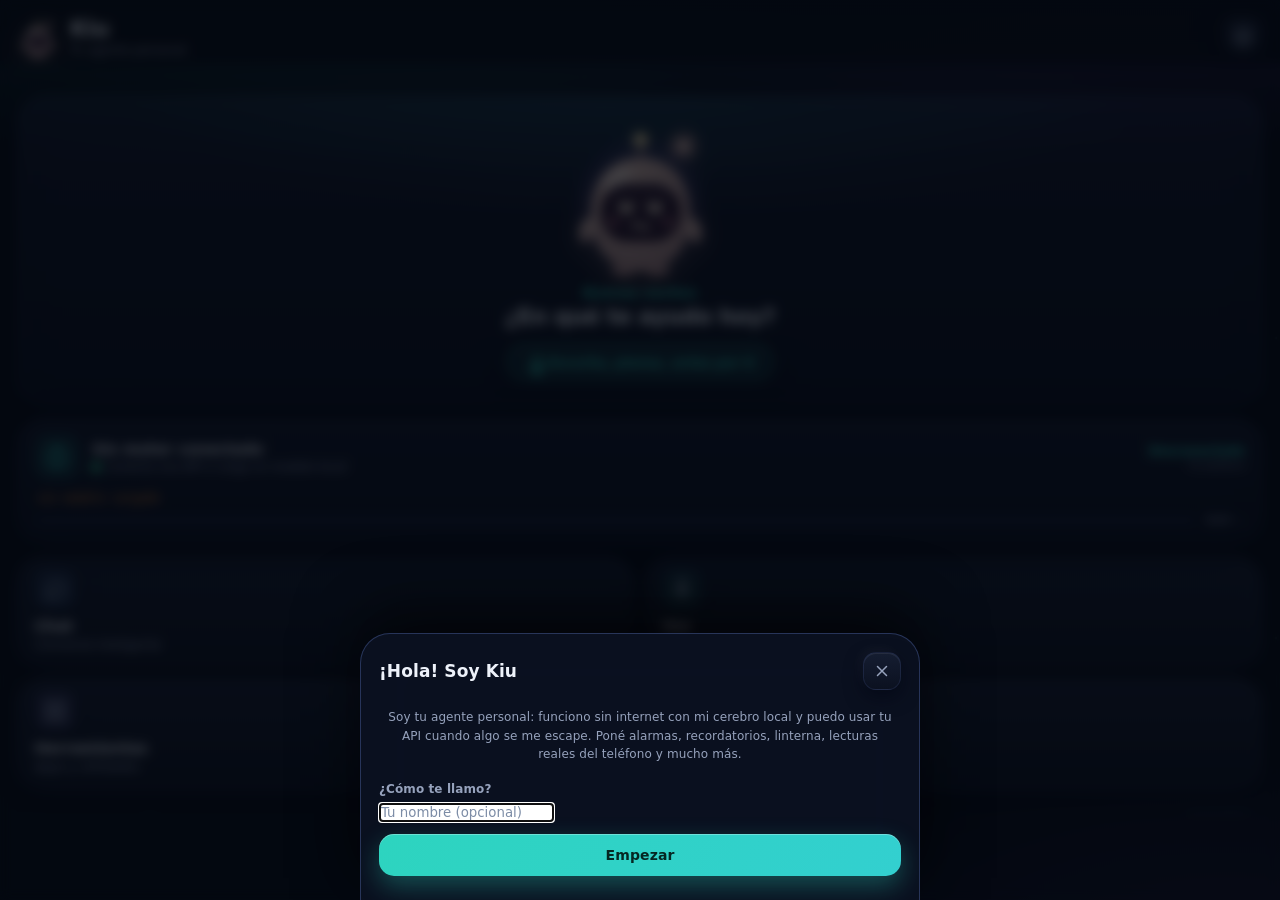
<file: kiu/app/src/main/assets/www/index.html>
<!DOCTYPE html>
<html lang="es">
<head>
<meta charset="UTF-8">
<meta name="viewport" content="width=device-width, initial-scale=1, maximum-scale=1, user-scalable=no, viewport-fit=cover">
<meta name="theme-color" content="#070B16">
<title>Kiu</title>
<link rel="stylesheet" href="css/app.css">
<script>
/* ========= Kiu SafeBoot: captor global de errores (visible, no silencioso) =========
   Si algo falla al arrancar, en vez de una pantalla negra se muestra el motivo
   exacto + un boton para reparar. 100% ES5 para WebViews viejos. */
(function () {
  var BOOT_MS = 8000;
  /* Migas de contexto: ayudan a diagnosticar aun cuando Chromium oculta el error */
  window.kiuBc = [];
  window.kiuBread = function (m) {
    try { window.kiuBc.push(String(m).slice(0, 90)); if (window.kiuBc.length > 6) window.kiuBc.shift(); } catch (e) { }
  };
  function save(msg) {
    try { localStorage.setItem('nexo_lasterr', JSON.stringify({ t: Date.now(), m: String(msg).slice(0, 600) })); } catch (e) { }
  }
  function show(msg) {
    try {
      save(msg);
      var old = document.getElementById('kiu-errbox'); if (old) old.parentNode.removeChild(old);
      var d = document.createElement('div');
      d.id = 'kiu-errbox';
      d.setAttribute('style', 'position:fixed;left:0;right:0;bottom:0;top:0;z-index:99999;background:#1a0b10;color:#ffb4c0;padding:18px;overflow:auto;font:13px/1.5 monospace;-webkit-user-select:text;user-select:text;');
      var h = document.createElement('div');
      h.setAttribute('style', 'font:bold 16px sans-serif;color:#fff;margin-bottom:10px');
      h.appendChild(document.createTextNode('Kiu \u2014 error detectado'));
      var p = document.createElement('div');
      p.setAttribute('style', 'white-space:pre-wrap;word-break:break-word;margin-bottom:14px');
      p.appendChild(document.createTextNode(String(msg)));
      var b1 = document.createElement('button');
      b1.setAttribute('style', 'display:block;width:100%;margin:6px 0;padding:12px;border:0;border-radius:12px;background:#14b8a6;color:#04211f;font:bold 15px sans-serif');
      b1.appendChild(document.createTextNode('Reiniciar interfaz (conservar datos)'));
      b1.onclick = function () { try { localStorage.removeItem('nexo_lasterr'); } catch (e) { } location.reload(); };
      var b2 = document.createElement('button');
      b2.setAttribute('style', 'display:block;width:100%;margin:6px 0;padding:12px;border:0;border-radius:12px;background:#3b2530;color:#ffb4c0;font:14px sans-serif');
      b2.appendChild(document.createTextNode('Cerrar y seguir igual'));
      b2.onclick = function () { if (d.parentNode) d.parentNode.removeChild(d); };
      d.appendChild(h); d.appendChild(p); d.appendChild(b1); d.appendChild(b2);
      (document.body || document.documentElement).appendChild(d);
    } catch (e) { }
  }
  function onErr(msg, src, line, col, err) {
    var where = '';
    try { where = String(src || '').split('/').pop() + ':' + line + (col ? ':' + col : ''); } catch (e) { }
    var detail = (err && err.stack) ? String(err.stack).slice(0, 400) : '';
    var crumbs = '';
    try { if (window.kiuBc && window.kiuBc.length) crumbs = '\nHaciendo: ' + window.kiuBc.join(' | '); } catch (e) { }
    show(msg + (where ? '\nEn: ' + where : '') + (detail ? '\n' + detail : '') + crumbs);
    return false;
  }
  window.onerror = onErr;
  window.addEventListener('error', function (e) {
    if (e && e.target && e.target.tagName && !e.message) return; /* recursos */
    onErr(e.message, e.filename, e.lineno, e.colno, e.error);
  });
  window.addEventListener('unhandledrejection', function (e) {
    var r = e && e.reason; show('Promise sin capturar: ' + ((r && r.message) ? r.message : r));
  });
  window.kiuShowError = show;
  /* Vigilante de arranque: si app.js no avisa en BOOT_MS, mostrar aviso */
  setTimeout(function () {
    if (!window.__kiuBooted) {
      var last = '';
      try { var raw = localStorage.getItem('nexo_lasterr'); if (raw) last = (JSON.parse(raw) || {}).m || ''; } catch (e) { }
      show('La interfaz no termin\u00f3 de arrancar en ' + (BOOT_MS / 1000) + ' s.' + (last ? '\n\u00datltimo error registrado:\n' + last : '\nPosible WebView del sistema muy antiguo o datos da\u00f1ados.\nUs\u00e1 \u00abBorrar datos y reiniciar\u00bb abajo.'));
    }
  }, BOOT_MS);
})();
</script>
</head>
<body>
<div id="app">

  <!-- ============ PANTALLA INICIO ============ -->
  <section id="screen-home" class="screen active">
    <header class="topbar">
      <div class="brand">
        <!-- v2.3: el bot nuevo de 37 estados vive tambien en la esquina -->
        <!-- v2.8.1: sin `logo-mini`. Esa clase era el cuadrito con degradado y letra del
             logo viejo; con el bot adentro estorba (pinta fondo) y además gana en
             especificidad al `[data-avatar-mini]{width:var(--kav-s)}` y deja el hueco
             con la caja equivocada. El bot se dibuja solo: el host solo reserva espacio. -->
        <div class="kav-mini" data-avatar-mini id="brand-avatar" role="img" aria-label="Kiu"></div>
        <div class="brand-txt">
          <h1>Kiu</h1>
          <p id="home-sub" data-i18n="home.sub">Tu agente personal</p>
        </div>
      </div>
      <button class="icon-btn" id="home-settings-btn" aria-label="Ajustes"></button>
    </header>

    <div class="content">
      <!-- Robot grande con halo -->
      <div class="hero-card">
        <div class="hero-avatar-wrap">
          <div class="hero-halo"></div>
          <button class="kav-hero" data-avatar data-state="idle" id="hero-avatar" aria-label="Hablar con Kiu"></button>
        </div>
        <p class="hero-hi" id="hero-hi" data-i18n="home.hero.hi">Hola</p>
        <h2 class="hero-title" data-i18n="home.hero.title">¿En qué te ayudo hoy?</h2>
        <button class="hero-pill" id="hero-voice">
          <span class="ic" data-ic="mic"></span><span data-i18n="home.hero.pill">Escucha, piensa, actúa por ti</span>
        </button>
      </div>

      <!-- Motor local / API conectada -->
      <!-- v2.14.8 · la tarjeta del motor, como en el rediseño: una fila de
           estado, el MODELO en monoespaciado (acá va bien: es donde sirve; antes
           estaba al final de cada respuesta) y la RAM como barra. -->
      <button class="motor-card" id="status-card" data-go="api">
        <span class="motor-row">
          <span class="motor-ic ic" data-ic="brain"></span>
          <div class="status-txt">
            <strong id="status-title" data-i18n="home.status.title">Motor local</strong>
            <span class="motor-meta"><i class="status-dot" id="status-dot"></i><em id="status-meta" data-i18n="home.status.ready">Listo</em></span>
          </div>
          <div class="motor-right">
            <strong id="motor-mode" data-i18n="home.status.mode">100% local</strong>
            <span id="motor-device" data-i18n="home.status.device">Tu teléfono</span>
          </div>
        </span>
        <span class="motor-model" id="motor-model">—</span>
        <span class="motor-ram">
          <span class="bar"><i id="motor-ram-fill" style="width:0%"></i></span>
          <em id="motor-ram-txt">RAM —</em>
        </span>
      </button>

      <!-- Cuadrícula 2×2 -->
      <div class="quick-grid">
        <button class="quick-card" data-go="chat">
          <span class="qc-ic qc-blue ic" data-ic="chat"></span>
          <strong data-i18n="quick.chat">Chat</strong><span data-i18n="quick.chat.sub">Conversá inteligente</span>
        </button>
        <button class="quick-card" id="quick-voice">
          <span class="qc-ic qc-teal ic" data-ic="mic"></span>
          <strong data-i18n="quick.voice">Voz</strong><span data-i18n="quick.voice.sub">Hablá conmigo</span>
        </button>
        <button class="quick-card" data-go="biblio">
          <span class="qc-ic qc-violet ic" data-ic="grid"></span>
          <strong data-i18n="quick.tools">Herramientas</strong><span data-i18n="quick.tools.sub">Apps y utilidades</span>
        </button>
        <button class="quick-card" data-go="memory">
          <span class="qc-ic qc-pink ic" data-ic="memory"></span>
          <strong data-i18n="quick.memory">Memoria</strong><span data-i18n="quick.memory.sub">Notas y tareas</span>
        </button>
      </div>

      <!-- Uso de hoy: solo se muestra si hubo actividad -->
      <div id="usage-block" class="hidden">
        <div class="section-row">
          <h3 data-i18n="home.usage">Uso de hoy</h3>
          <span class="count-badge" data-i18n="home.usage.badge">contadores reales</span>
        </div>
        <div class="set-card usage-card" id="usage-rows"></div>
      </div>

      <!-- Estado del sistema en vivo -->
      <div class="section-row">
        <h3>Estado del sistema</h3>
        <span class="live-badge"><i></i>en vivo</span>
      </div>
      <div class="set-card sys-card" id="sys-card">
        <div class="sys-row">
          <span class="sys-ic sy-blue ic" data-ic="cpu"></span>
          <div class="sys-txt"><strong>CPU</strong><span id="sys-cpu">Leyendo el teléfono…</span></div>
        </div>
        <div class="sys-line"><span class="sys-lbl">RAM</span><div class="bar"><i id="bar-ram"></i></div><b id="val-ram">—</b></div>
        <div class="sys-line"><span class="sys-lbl">Disco</span><div class="bar"><i id="bar-disk"></i></div><b id="val-disk">—</b></div>
        <div class="sys-line"><span class="sys-lbl">Batería</span><div class="bar"><i id="bar-bat"></i></div><b id="val-bat">—</b></div>
        <p class="sys-foot" id="sys-foot"></p>
      </div>

      <!-- Actividad reciente -->
      <div class="section-row">
        <h3>Actividad reciente</h3>
        <button class="link-btn" id="recent-clear">Limpiar</button>
      </div>
      <div id="recent-list" class="list"></div>

      <div class="tip-card">
        <span class="ic tip-ic" data-ic="bulb"></span>
        <div><strong>Consejo</strong><p id="tip-text"></p></div>
      </div>
    </div>
  </section>

  <!-- ============ PANTALLA CHAT ============ -->
  <section id="screen-chat" class="screen">
    <header class="chat-header">
      <div class="kav-mini kav-big" data-avatar data-state="idle" id="chat-avatar"></div>
      <div class="brand-txt">
        <h1>Kiu</h1>
        <p id="chat-status">Listo para empezar</p>
      </div>
      <button class="icon-btn" id="chat-conv-list" aria-label="Conversaciones" title="Tus conversaciones"></button>
      <button class="icon-btn" id="chat-tools-toggle" aria-label="Herramientas" title="Panel de herramientas"></button>
      <button class="icon-btn" id="chat-conv-toggle" aria-label="Modo conversación" title="Modo conversación (manos libres)"></button>
      <button class="icon-btn" id="chat-voice-toggle" aria-label="Voz"></button>
    </header>
    <div id="tools-panel" class="tools-panel hidden"></div>
    <div id="chat-messages" class="chat-messages" role="log" aria-live="polite" aria-label="Conversación con Kiu"></div>
    <div class="chat-dock">
      <div id="chips-bar" class="chips-bar"></div>
      <div id="photo-bar" class="photo-bar hidden">
        <img id="photo-thumb" alt="Foto adjunta">
        <div class="photo-txt"><strong>Foto lista</strong><span id="photo-hint">Escribí qué querés saber y enviá</span></div>
        <button class="icon-btn" id="photo-remove" aria-label="Quitar foto"></button>
      </div>
      <div class="chat-inputbar">
        <button class="round-btn" id="btn-attach" aria-label="Adjuntar"></button>
        <input id="chat-input" type="text" placeholder="Escribe tu mensaje..." autocomplete="off">
        <button class="send-btn" id="btn-mic" aria-label="Micrófono"></button>
        <button class="send-btn accent" id="btn-send" aria-label="Enviar"></button>
      </div>
    </div>
    <input type="file" id="photo-input" accept="image/*" class="hidden">
    <button id="hang-chip" class="hang-chip hidden" aria-label="Colgar"><span class="ic" data-ic="x"></span> Colgar</button>
    <div id="chat-browser" class="chat-browser hidden">
      <div class="cb-head">
        <input id="cb-url" type="url" placeholder="Buscar o escribir dirección…" autocomplete="off">
        <button class="icon-btn" id="cb-go" aria-label="Ir"><span class="ic" data-ic="chevr"></span></button>
        <button class="icon-btn" id="cb-out" aria-label="Abrir afuera"><span class="ic" data-ic="share"></span></button>
        <button class="icon-btn" id="cb-close" aria-label="Cerrar"><span class="ic" data-ic="x"></span></button>
      </div>
      <iframe id="cb-frame" class="cb-frame" src="about:blank"></iframe>
      <p class="cb-msg" id="cb-msg"></p>
    </div>
  </section>

  <!-- ============ PANTALLA PROVEEDORES (API) ============ -->
  <!-- ============ PANTALLA BIBLIOTECA ============ -->
  <section id="screen-biblio" class="screen">
    <header class="topbar">
      <div class="brand-txt solo">
        <h1>Biblioteca</h1>
        <p>Herramientas y conexiones reales</p>
      </div>
    </header>
    <div class="content">
      <div class="search-wrap">
        <span class="ic" data-ic="search"></span>
        <input id="biblio-search" type="text" placeholder="Buscar en tu biblioteca..." autocomplete="off">
      </div>

      <div class="filter-bar">
        <div class="filter-scroll" id="biblio-filters">
          <button class="chip active" data-f="todas">Todas</button>
          <button class="chip" data-f="cuentas">Cuentas</button>
          <button class="chip" data-f="notas">Notas</button>
          <button class="chip" data-f="tiempo">Tiempo</button>
          <button class="chip" data-f="util">Utilidades</button>
        </div>
      </div>

      <div id="tools-grid" class="tools-grid"></div>

      <div class="section-row">
        <h3>Conexiones</h3>
        <span class="count-badge" id="cx-count">9 conexiones reales</span>
      </div>
      <div id="cx-list" class="list"></div>
    </div>
  </section>

  <!-- ============ PANTALLA MODELOS (descargas + motor interno + orquestador) ============ -->
  <section id="screen-models" class="screen">
    <header class="topbar">
      <button class="icon-btn back-btn" data-go="settings" aria-label="Volver"><span class="ic" data-ic="chevl"></span></button>
      <div class="brand-txt center">
        <h1>Modelos</h1>
        <p>Teléfono, nube y tu red</p>
      </div>
      <span class="topbar-spacer"></span>
    </header>
    <div class="content">
      <!-- v2.10.1: arriba, CÓMO responde Kiu (modo + orquestador); abajo, DE DÓNDE salen los modelos (3 pestañas) -->
      <div class="k2-sec"><h3>Cómo responde Kiu</h3></div>
      <div class="seg" id="mode-seg">
        <button class="seg-btn" data-mode="hybrid">Híbrido</button>
        <button class="seg-btn" data-mode="local">Local</button>
        <button class="seg-btn" data-mode="api">API</button>
      </div>
      <p class="set-hint" id="mode-hint"></p>
      <!-- v2.0: orquestador compacto (mapa de roles) + ajuste fino plegable -->
      <div class="k2-sec">
        <h3>Orquestador · <span id="orch-mode-lbl">Auto decide</span></h3>
        <button class="toggle" id="tg-orch" aria-label="Orquestador"></button>
      </div>
      <div class="k2-card" id="orch-rows"></div>
      <button class="k2-adv hidden" id="orch-adv-btn"><span class="ic" data-ic="sliders"></span>Ajustar destinos y preferencias</button>

      <!-- Ajuste fino del orquestador (segmentos originales, se abre tocando una fila o el botón) -->
      <div id="orch-body" class="hidden" style="margin-top:10px">
        <div class="set-card">
          <p class="set-hint small" style="margin:2px 0 10px">Asigná qué modelo atiende cada tipo de tarea. En «Auto», Kiu usa primero tu servidor (si está conectado), luego el motor del teléfono con el modelo ya cargado, y al final las APIs. Si un modelo falla, prueba el siguiente.</p>
          <div class="set-row col">
            <div><strong>Charla y voz</strong><span>Saludos, dudas rápidas, recordatorios</span></div>
            <div class="seg" id="orch-fast">
              <button class="seg-btn" data-rv="auto">Auto</button>
              <button class="seg-btn" data-rv="kiu">Teléfono</button>
              <button class="seg-btn" data-rv="loc">Servidor</button>
              <button class="seg-btn" data-rv="prov:gemini">Gemini</button>
            </div>
          </div>
          <div class="set-row col">
            <div><strong>Cerebro (razonamiento y código)</strong><span>Explicaciones, análisis, programación</span></div>
            <div class="seg" id="orch-brain">
              <button class="seg-btn" data-rv="auto">Auto</button>
              <button class="seg-btn" data-rv="kiu">Teléfono</button>
              <button class="seg-btn" data-rv="loc">Servidor</button>
              <button class="seg-btn" data-rv="prov:deepseek">DeepSeek</button>
            </div>
          </div>
          <div class="set-row col">
            <div><strong>Fotos (visión)</strong><span>Entender imágenes que mandás al chat</span></div>
            <div class="seg" id="orch-vision">
              <button class="seg-btn" data-rv="auto">Auto</button>
              <button class="seg-btn" data-rv="kiu">Teléfono</button>
              <button class="seg-btn" data-rv="loc">Servidor</button>
              <button class="seg-btn" data-rv="prov:gemini">Gemini</button>
            </div>
          </div>
          <div class="set-row col">
            <div><strong>Modelo rápido preferido (teléfono)</strong><span>Se cambia solo si la tarea lo necesita</span></div>
            <div class="voice-pick"><select id="orch-kiufast"></select></div>
          </div>
          <div class="set-row col">
            <div><strong>Modelo cerebro preferido (teléfono)</strong><span>Para razonar y código, si está descargado</span></div>
            <div class="voice-pick"><select id="orch-kiubrain"></select></div>
          </div>
          <div class="set-row col">
            <div><strong>Visión por foto</strong><span>El motor del teléfono <b>no ve</b> las fotos: las manda a tu servidor o a una API. Este ajuste quedó sin efecto.</span></div>
            <div class="voice-pick"><select id="orch-kiuvis"></select></div>
          </div>
          <p class="set-hint small" style="margin:2px 0 0">Con el motor interno solo hay un modelo en memoria: si el orquestador cambia de rol, lo cambia solo (tarda unos segundos la primera vez). <b>El motor del teléfono todavía no «ve» la foto</b>: contesta el texto que la acompaña y deja el modelo cargado; la foto se la manda a Servidor o API, que sí la ven. Por eso Kiu ya no cambia de modelo cuando mandás una imagen.</p>
        </div>
      </div>

      <div class="mtabs" id="mtabs" role="tablist">
        <button class="mtab on" role="tab" data-mt="tel">Teléfono <i id="mt-count-tel"></i></button>
        <button class="mtab" role="tab" data-mt="nube">Nube <i id="mt-count-nube"></i></button>
        <button class="mtab" role="tab" data-mt="red">Mi red</button>
      </div>

      <div class="mpane on" id="mpane-tel">
        <!-- v2.0: héroe «Tu teléfono» — compatibilidad clara desde el arranque -->
      <div class="k2-hero" id="dev-card">
        <div class="k2-hero-top">
          <span class="k2-tile tl-teal"><span class="ic" data-ic="cpu"></span></span>
          <div class="k2-hero-tt">
            <strong>Tu teléfono</strong>
            <span id="dev-sub">Mirando el teléfono…</span>
          </div>
          <i class="k2-badge b-t" id="dev-badge">…</i>
        </div>
        <div class="k2-ramrow">
          <div class="k2-mbar"><i id="dev-ram-fill" style="width:0%;background:var(--teal)"></i></div>
          <span class="k2-ramlbl" id="dev-ram-lbl"></span>
        </div>
        <p class="k2-hero-hint" id="dev-hint"></p>
        <button class="chip-btn" id="dev-reco" style="margin-top:10px">Recomendarme modelos para mi teléfono</button>
      </div>
        <!-- v2.0: Mis modelos — tarjetas grandes con estado real del motor -->
      <div class="k2-sec">
        <h3>Mis modelos</h3>
        <span class="k2-count" id="mdl-count">0 en disco</span>
      </div>
      <p class="set-hint small" id="mdl-eng-sub" style="margin:0 2px 8px">Mirando el teléfono…</p>
      <div id="mdl-mine" class="k2-list"></div>
      <div class="loc-actions" style="margin-top:8px"><button class="chip-btn" id="mdl-import">Importar GGUF del teléfono</button></div>
      <p class="set-hint small" id="mdl-imp-status"></p>
      <!-- v2.19.0: ¿este modelo, cargado en ESTE teléfono, sirve de agente? Solo mira qué herramienta elegiría; no ejecuta nada. -->
      <div class="loc-actions" style="margin-top:8px">
        <button class="chip-btn" id="mdl-agent-test">Probar agente</button>
        <button class="chip-btn" id="mdl-agent-full">Prueba completa</button>
        <button class="chip-btn" id="mdl-agent-nogram">Sin gramática</button>
      </div>
      <p class="set-hint small" id="mdl-agent-ver" style="margin-top:2px"></p>
      <p class="set-hint small" id="mdl-agent-res" style="white-space:pre-line"></p>

      <div class="k2-sec">
        <h3>Descargar modelos</h3>
        <span class="k2-count">GGUF · privado</span>
      </div>
      <div class="filter-bar">
        <div class="filter-scroll" id="mdl-filters">
          <button class="chip active" data-mf="compat">Compatibles</button>
          <button class="chip" data-mf="texto">Texto</button>
          <button class="chip" data-mf="vision">Visión</button>
          <button class="chip" data-mf="todos">Todos</button>
        </div>
      </div>
      <div id="mdl-list" class="k2-list"></div>
      <p class="set-hint small" id="mdl-foot"></p>
      <p class="set-hint small centered">Los «EN EL TELÉFONO» corren con el motor interno de Kiu (llama.cpp), sin internet y sin mandar nada afuera. Los «SERVIDOR» (visión y multimodal) son para tu PC u Ollama. También podés asignar un modelo local a «Fotos (visión)» en el Orquestador: contesta el texto de tu mensaje.</p>
      </div>

      <div class="mpane" id="mpane-nube">
        <div class="k2-sec"><h3>Proveedores de IA</h3><span class="k2-count" id="api-count">OPCIONAL</span></div>
        <p class="set-hint small" id="api-sub" style="margin:0 2px 8px">Tocá para conectar Gemini, Groq, OpenAI y más</p>
        <div class="filter-bar">
        <div class="filter-scroll" id="prov-filters">
          <button class="chip active" data-f="todos">Todos</button>
          <button class="chip" data-f="listos">Listos</button>
          <button class="chip" data-f="gratis">Gratis</button>
        </div>
      </div>

      <div id="prov-list"></div>

      <p class="set-hint small centered">Si un proveedor falla, Kiu lo deja en pausa un rato y sigue con el próximo activo. Las claves van cifradas con el Keystore de Android y jamás salen del teléfono.</p>
      </div>

      <div class="mpane" id="mpane-red">
        <div class="k2-sec"><h3>Servidor en tu red</h3><span class="k2-count">OPCIONAL</span></div>
        <button class="set-card row-card hidden" id="row-local">
        <span class="row-tile ti-teal ic" data-ic="brain"></span>
        <div class="row-txt">
          <strong>Ollama / LM Studio / llama-server</strong>
          <span id="local-sub">Más potencia usando tu PC como motor</span>
        </div>
        <span class="row-ic ic" data-ic="chevd"></span>
      </button>
        <div id="local-block">
        <div class="set-card">
          <div class="set-row">
            <div><strong>Estado del servidor</strong><span id="local-sub2">Servidor en tu red o teléfono · privado</span></div>
            <i class="status-dot" id="loc-dot"></i>
          </div>
          <p class="set-hint small" id="loc-status" style="margin:0 0 10px">Sin conectar · todo queda en tu red</p>
          <label class="api-fields"><span>Dirección del servidor</span>
            <input type="url" id="loc-url" placeholder="http://192.168.1.10:1234/v1" autocomplete="off">
          </label>
          <div class="loc-actions">
            <button class="chip-btn" id="loc-pc">IP de mi PC</button>
            <button class="chip-btn" id="loc-tel">Ollama en este teléfono</button>
          </div>
          <div class="loc-actions">
            <button class="chip-btn" id="loc-connect">Conectar</button>
          </div>
          <p class="set-hint small" id="loc-err" style="color:#f87171"></p>
          <div class="set-row col">
            <div><strong>Modelo para charlar</strong><span>Se elige solo según el perfil de abajo</span></div>
            <div class="voice-pick"><select id="loc-model"></select></div>
          </div>
          <div class="set-row col">
            <div><strong>Modelo de visión (fotos)</strong><span>Debe ser un modelo VL de tu servidor</span></div>
            <div class="voice-pick"><select id="loc-vismodel"></select></div>
          </div>
          <div class="set-row col">
            <div><strong>Perfil del servidor</strong><span id="loc-prof-sub">Qwen rápido</span></div>
            <div class="seg" id="loc-profiles">
              <button class="seg-btn" data-prof="qwen">Qwen rápido</button>
              <button class="seg-btn" data-prof="deep">Razonar</button>
              <button class="seg-btn" data-prof="libre">Libre</button>
            </div>
          </div>
          <div class="loc-actions">
            <button class="chip-btn" id="loc-test">Probar perfil</button>
            <button class="chip-btn" id="loc-vistest">Probar visión</button>
            <button class="chip-btn" id="loc-help">Guía</button>
          </div>
          <div class="set-row col">
            <div><strong>Largo de las respuestas</strong><span id="loc-ram">Datos reales en la app del teléfono</span></div>
            <div class="seg" id="loc-detail">
              <button class="seg-btn" data-tok="350">Cortas</button>
              <button class="seg-btn active" data-tok="700">Medias</button>
              <button class="seg-btn" data-tok="1200">Largas</button>
            </div>
          </div>
          <div class="loc-actions">
            <button class="chip-btn" id="loc-catalog">Ver catálogo de modelos</button>
            <button class="chip-btn" id="loc-free">Liberar RAM</button>
          </div>
        </div>
      </div>
      </div>
    </div>
  </section>

  
  <!-- ============ PANTALLA MEMORIA ============ -->
  <section id="screen-memory" class="screen">
    <header class="topbar">
      <div class="brand-txt solo">
        <h1>Memoria</h1>
        <p>Tus recuerdos, notas y preferencias</p>
      </div>
      <button class="icon-btn" id="mem-add" aria-label="Agregar"></button>
    </header>
    <div class="content">
      <div class="mem-hero">
        <div class="mem-hero-txt">
          <h2>Memoria</h2>
          <p>Todo lo que Kiu sabe de vos</p>
        </div>
        <span class="mem-hero-ic ic" data-ic="memory"></span>
      </div>
      <div class="mem-stats">
        <div class="mem-stat"><strong id="st-rec">0</strong><span>Recuerdos</span></div>
        <div class="mem-stat"><strong id="st-tar">0</strong><span>Tareas</span></div>
        <div class="mem-stat"><strong id="st-not">0</strong><span>Notas</span></div>
        <div class="mem-stat"><strong id="st-ala">0</strong><span>Alarmas</span></div>
        <div class="mem-stat"><strong id="st-apr">0</strong><span>Aprendido</span></div>
      </div>
      <div id="rag-card"></div>
      <div class="seg" id="mem-tabs">
        <button class="seg-btn active" data-tab="recuerdos">Recuerdos</button>
        <button class="seg-btn" data-tab="tareas">Tareas</button>
        <button class="seg-btn" data-tab="notas">Notas</button>
        <button class="seg-btn" data-tab="alarmas">Alarmas</button>
        <button class="seg-btn" data-tab="prefs">Gustos</button>
      </div>
      <div id="mem-list" class="list"></div>
    </div>
  </section>

  <!-- ============ PANTALLA AJUSTES ============ -->
  <section id="screen-settings" class="screen">
    <header class="topbar">
      <div class="brand-txt solo">
        <h1>Ajustes</h1>
        <p>Personalizá tu experiencia</p>
      </div>
    </header>
    <div class="content">

      <!-- Perfil -->
      <button class="set-card profile-card" id="profile-card">
        <div class="kav-profile" data-avatar data-state="idle" id="profile-avatar"></div>
        <div class="profile-txt">
          <strong id="profile-name">Tu nombre</strong>
          <span id="profile-sub">Kiu · Agente personal</span>
        </div>
        <span class="row-ic ic" data-ic="chevr"></span>
      </button>

      <div class="section-row"><h3>General</h3></div>

      <button class="set-card row-card" data-go="models">
        <span class="row-tile ti-teal ic" data-ic="brain"></span>
        <div class="row-txt">
          <strong>Modelos y cerebro</strong>
          <span id="brain-sub">Leyendo el teléfono…</span>
        </div>
        <span class="row-ic ic" data-ic="chevr"></span>
      </button>

      <button class="set-card row-card" id="row-voice">
        <span class="row-tile ti-violet ic" data-ic="headset"></span>
        <div class="row-txt">
          <strong>Voz</strong>
          <span>Voces y configuración</span>
        </div>
        <span class="row-ic ic" data-ic="chevd"></span>
      </button>

      <div id="voice-block" class="hidden">
        <div class="set-card">
          <div class="set-row">
            <div><strong>Saludo al entrar</strong><span id="greet-sub">Kiu te saluda por voz según la hora</span></div>
            <button class="toggle" id="tg-greet" aria-label="Saludo al entrar"></button>
          </div>
          <div class="set-row">
            <div><strong>Enlaces dentro del chat</strong><span>Las webs se abren en el navegador de Kiu, sin salir</span></div>
            <button class="toggle" id="tg-links" aria-label="Enlaces dentro del chat"></button>
          </div>
          <div class="set-row">
            <div><strong>Responder en voz alta</strong><span>Kiu lee sus respuestas</span></div>
            <button class="toggle" id="tg-voice" aria-label="Voz"></button>
          </div>
          <div class="set-row">
            <div><strong>Despertar por voz</strong><span>Decí «Kiu» y te escucha, incluso con la app cerrada</span></div>
            <button class="toggle" id="tg-wake" aria-label="Despertar por voz"></button>
          </div>
          <p class="set-hint small" style="margin:-6px 0 4px">Si deja de escuchar con la app cerrada, permití el inicio automático de Kiu en Ajustes del teléfono.</p>
          <div class="set-row">
            <div><strong>Modo conversación</strong><span>Kiu sigue escuchando después de responder: manos libres</span></div>
            <button class="toggle" id="tg-conv" aria-label="Modo conversación"></button>
          </div>
          <!-- v2.9.1: el agente. Apagado por defecto porque gasta una generación
               extra por mensaje; la fila dice qué es para que la decisión sea
               informada y no un misterio. -->
          <div class="set-row">
            <div><strong>Agente con herramientas</strong><span>Que el modelo elija la herramienta (alarma, agenda, documentos) en vez de acertar con los patrones de siempre. Si el modelo no está en memoria, lo carga solo</span></div>
            <button class="toggle" id="tg-agent" aria-label="Agente con herramientas"></button>
          </div>
          <!-- v2.13.2: confirmación de acciones con efecto del agente -->
          <div class="set-row">
            <div><strong>Confirmar antes de actuar</strong><span>El agente pregunta «¿Lo hago?» antes de llamar, mandar un SMS, anotar o programar una alarma</span></div>
            <button class="toggle" id="tg-agent-confirm" aria-label="Confirmar antes de actuar"></button>
          </div>
          <div class="set-row">
            <div><strong data-i18n="set.thermal">Protección térmica</strong><span data-i18n="set.thermal.sub">Corta la generación del motor si el teléfono pasa de 46°</span></div>
            <button class="toggle" id="tg-thermal" aria-label="Protección térmica"></button>
          </div>
          <!-- v2.14.6: el pie "(motor interno · modelo · tok/s)" al final de cada
               respuesta era ruido. Apagado por defecto; se enciende acá. -->
          <div class="set-row">
            <div><strong>Detalles del motor en el chat</strong><span>Al final de cada respuesta, qué modelo respondió y a qué velocidad</span></div>
            <button class="toggle" id="tg-detalles" aria-label="Detalles del motor en el chat"></button>
          </div>
          <button class="set-row as-btn" id="btn-vcmds">
            <div><strong>Comandos de voz</strong><span>Mirá todo lo que podés pedirle hablando</span></div>
            <span class="ic row-ic" data-ic="mic"></span>
          </button>
          <div class="set-row col">
            <div><strong>Voz de Kiu</strong><span>Elegí la que mejor suene · las «de red» son más humanas</span></div>
            <div class="voice-pick">
              <select id="voice-select"></select>
              <button class="chip-btn" id="btn-voice-test">Probar</button>
            </div>
          </div>
          <div class="set-row col">
            <div><strong>Tono de voz</strong><span id="pitch-label">Natural (1.00)</span></div>
            <input type="range" id="pitch-slider" min="0.8" max="1.3" step="0.05" value="1">
          </div>
          <div class="set-row col">
            <div><strong>Velocidad de habla</strong><span id="rate-label">Normal (1.0x)</span></div>
            <input type="range" id="rate-slider" min="0.5" max="1.5" step="0.1" value="1">
          </div>
        </div>
      </div>

      <button class="set-card row-card" id="row-persona">
        <span class="row-tile ti-violet ic" data-ic="spark"></span>
        <div class="row-txt">
          <strong>Personalidad de Kiu</strong>
          <span id="persona-sub">Normal · ajustá cómo te habla</span>
        </div>
        <span class="row-ic ic" data-ic="chevr"></span>
      </button>

      <button class="set-card row-card" id="row-appearance">
        <span class="row-tile ti-pink ic" data-ic="palette"></span>
        <div class="row-txt">
          <strong>Apariencia</strong>
          <span>Color de acento y tamaño de letra</span>
        </div>
        <span class="row-ic ic" data-ic="chevr"></span>
      </button>

      <button class="set-card row-card" id="row-skills">
        <span class="row-tile ti-blue ic" data-ic="spark"></span>
        <div class="row-txt">
          <strong>Skills</strong>
          <span id="skills-sub">Instalables: enseñale frases nuevas a Kiu</span>
        </div>
        <span class="row-ic ic" data-ic="chevr"></span>
      </button>

      <button class="set-card row-card" id="row-morning">
        <span class="row-tile ti-pink ic" data-ic="alarm"></span>
        <div class="row-txt">
          <strong>Resumen matutino</strong>
          <span id="morning-sub">Apagado · tu día en una notificación</span>
        </div>
        <span class="row-ic ic" data-ic="chevr"></span>
      </button>

      <button class="set-card row-card" id="row-backup">
        <span class="row-tile ti-pink ic" data-ic="cloudup"></span>
        <div class="row-txt">
          <strong>Copias de seguridad</strong>
          <span>Exportar y restaurar copia de datos</span>
        </div>
        <span class="row-ic ic" data-ic="chevr"></span>
      </button>

      <button class="set-card row-card" id="row-security">
        <span class="row-tile ti-green ic" data-ic="shield"></span>
        <div class="row-txt">
          <strong>Seguridad</strong>
          <span>Privacidad, permisos y borrado</span>
        </div>
        <span class="row-ic ic" data-ic="chevr"></span>
      </button>

      <div class="section-row"><h3>Respuestas</h3></div>
      <div class="set-card gen-card">
        <div class="set-row col">
          <div><strong>Creatividad</strong><span id="gen-temp-lbl">Equilibrada (0,7)</span></div>
          <input type="range" id="gen-temp" min="0" max="1.2" step="0.05" value="0.7">
        </div>
        <div class="set-row col">
          <div><strong>Largo de las respuestas</strong><span>Los tres valores valen para todos tus proveedores</span></div>
          <div class="seg" id="gen-len">
            <button class="seg-btn" data-tok="350">Cortas</button>
            <button class="seg-btn active" data-tok="700">Medias</button>
            <button class="seg-btn" data-tok="1200">Largas</button>
          </div>
        </div>
      </div>

      <div class="section-row"><h3>Diagnóstico</h3></div>
      <button class="btn-ghost full" id="btn-diag" style="justify-content:center;margin:2px 0 14px"><span class="ic" data-ic="shield"></span> Revisar mi configuración</button>
      <button class="btn-ghost full" id="btn-diag-voz" style="justify-content:center;margin:2px 0 14px"><span class="ic" data-ic="mic"></span> Diagnosticar voz</button>
      <button class="btn-ghost full" id="btn-asist-voz" style="justify-content:center;margin:2px 0 14px"><span class="ic" data-ic="mic"></span> Asistente de voz (paso a paso)</button>
      <div id="diag-voz-box"></div>

      <div class="section-row"><h3>Actualizaciones</h3></div>
      <button class="btn-ghost full" id="btn-estado" style="justify-content:center;margin:2px 0 8px"><span class="ic" data-ic="check"></span> Estado y diagnóstico</button>
      <button class="btn-ghost full" id="btn-upd" style="justify-content:center;margin:2px 0 8px"><span class="ic" data-ic="cloudup"></span> Buscar versión nueva</button>
      <div class="set-row">
        <div><strong>Avisarme de versiones nuevas</strong><span>Consulta GitHub cada pocas horas y avisa con una notificación. Se puede apagar</span></div>
        <button class="toggle" id="tg-upd" aria-label="Avisarme de versiones nuevas"></button>
      </div>
      <div class="set-row">
        <div><strong>Poder interrumpir a Kiu</strong><span>Mientras habla, decí «Kiu» o «basta» y se calla. Si se corta su voz, apagalo</span></div>
        <button class="toggle" id="tg-barge" aria-label="Poder interrumpir a Kiu"></button>
      </div>

      <div class="section-row" id="alarm-section"><h3>Alarmas</h3></div>
      <div class="set-card" id="alarm-card">
        <div class="set-row">
          <div><strong>Alarmas exactas</strong><span id="exact-status">Suenan a la hora exacta aunque la app esté cerrada</span></div>
          <button class="chip-btn" id="btn-exact">Permitir</button>
        </div>
        <div class="set-row">
          <div><strong>Prueba de alarma</strong><span>Suena una alarma en 10 segundos</span></div>
          <button class="chip-btn" id="btn-test-alarm">Probar</button>
        </div>
      </div>

      <div class="about-block">
        <!-- v2.3: bot nuevo también en el bloque Acerca de -->
        <div class="kav-mini" data-avatar-mini id="about-avatar" role="img" aria-label="Kiu"></div>
        <strong id="about-ver">Kiu</strong>
        <span>Agente personal · Motor interno + orquestador multi-modelo + APIs</span>
        <span class="dim">Motor local desde fuente · Wake word offline · WebView seguro (AssetLoader) · Claves en el Keystore · Streaming por push · Skills instalables · Resumen matutino · Bucle ReAct</span>
      </div>
    </div>
  </section>

  <!-- ============ NAV INFERIOR FLOTANTE ============ -->
  <nav class="bottomnav" id="bottomnav">
    <button class="nav-btn active" data-go="home"><span class="ic" data-ic="home"></span><span data-i18n="nav.home">Inicio</span></button>
    <button class="nav-btn" data-go="chat"><span class="ic" data-ic="chat"></span><span data-i18n="nav.chat">Chat</span></button>
    <button class="nav-btn" data-go="models"><span class="ic" data-ic="brain"></span><span data-i18n="nav.models">Modelos</span></button>
    <button class="nav-btn" data-go="memory"><span class="ic" data-ic="memory"></span><span data-i18n="nav.memory">Memoria</span></button>
    <button class="nav-btn" data-go="settings"><span class="ic" data-ic="gear"></span><span data-i18n="nav.settings">Ajustes</span></button>
  </nav>

  <!-- Capas superpuestas -->
  <div id="modal-root" class="modal-root hidden"></div>
  <div id="flashlight" class="flashlight hidden">
    <button id="flashlight-off" data-i18n="common.off">Apagar</button>
  </div>
  <div id="toast" class="toast hidden"></div>
  <div id="voice-pulse" class="voice-pulse hidden" data-st="listen">
    <div class="vp-pill"><span class="vp-dot"></span>En llamada con Kiu</div>
    <div class="vp-stage"><div class="vp-glow"></div><div id="vp-avatar" data-avatar></div></div>
    <p id="vp-text">Te escucho…</p>
    <span id="vp-hint" class="vp-hint">Hablá ahora · Kiu corta solo al terminar</span>
    <div class="vp-bars"><i></i><i></i><i></i><i></i><i></i><i></i><i></i></div>
    <div id="vp-card" class="vp-card empty"><div id="vp-lbl" class="vp-lbl"></div><div id="vp-say" class="vp-say"></div></div>
    <div class="vp-spacer"></div>
    <div class="vp-ctl">
      <div class="vp-c"><button id="vp-write" class="vp-btn" aria-label="Escribir en vez de hablar"><svg width="24" height="24" viewBox="0 0 24 24" fill="none" stroke="currentColor" stroke-width="2" stroke-linecap="round" aria-hidden="true"><rect x="3" y="6" width="18" height="12" rx="2"/><path d="M7 10h.01M11 10h.01M15 10h.01M7 14h10"/></svg></button><span>Escribir</span></div>
      <div class="vp-c"><button id="vp-hang" class="vp-btn vp-red" aria-label="Colgar"><svg width="30" height="30" viewBox="0 0 24 24" fill="none" stroke="currentColor" stroke-width="2" stroke-linecap="round" stroke-linejoin="round" aria-hidden="true"><path d="M3 14c5-5 13-5 18 0l-2 3.5-3.5-1.5v-2.5c-2-.8-5-.8-7 0V16L5 17.5z"/></svg></button><span>Colgar</span></div>
    </div>
  </div>
</div>

<script src="js/kiu-migrate.js"></script>
<script src="js/i18n.js"></script>
<script src="js/brain.js"></script>
<script src="js/skills.js"></script>
<script src="js/react.js"></script>
<script src="js/tools.js"></script>
<!-- v2.9.1: el registro de herramientas que el MODELO elige. Va después de
     react.js/tools.js porque los referencia por nombre al ejecutar, no al cargar. -->
<script src="js/app/harness2-compose.js"></script>
<script src="js/kiu-agente.js"></script>
<!-- v2.18.0: rutinas (hora + condición + acción de lectura). Usa KiuAgente, así que va después. -->
<script src="js/kiu-rutinas.js"></script>
<!-- v2.19.0: autoprueba del agente con el modelo cargado en el teléfono -->
<script src="js/kiu-autoprueba.js"></script>
<script src="js/kiu-estados.js"></script>
<script src="js/kiu-avatar.js"></script>
<script src="js/kiu-avatar-boot.js"></script>
<script src="js/local-embeddings.js"></script>
<script src="js/rag-worker.js"></script>
<script src="js/rag.js"></script>
<script src="js/kiu-secure.js"></script>
<script src="js/app/env.js"></script>
<script src="js/app/memoria.js"></script>
<script src="js/app/state.js"></script>
<script src="js/app/catalog.js"></script>
<script src="js/app/models.js"></script>
<script src="js/app/motor.js"></script>
<script src="js/app/diag-voz.js"></script>
<script src="js/app/app-ui.js"></script>
</body>
</html>
</file>
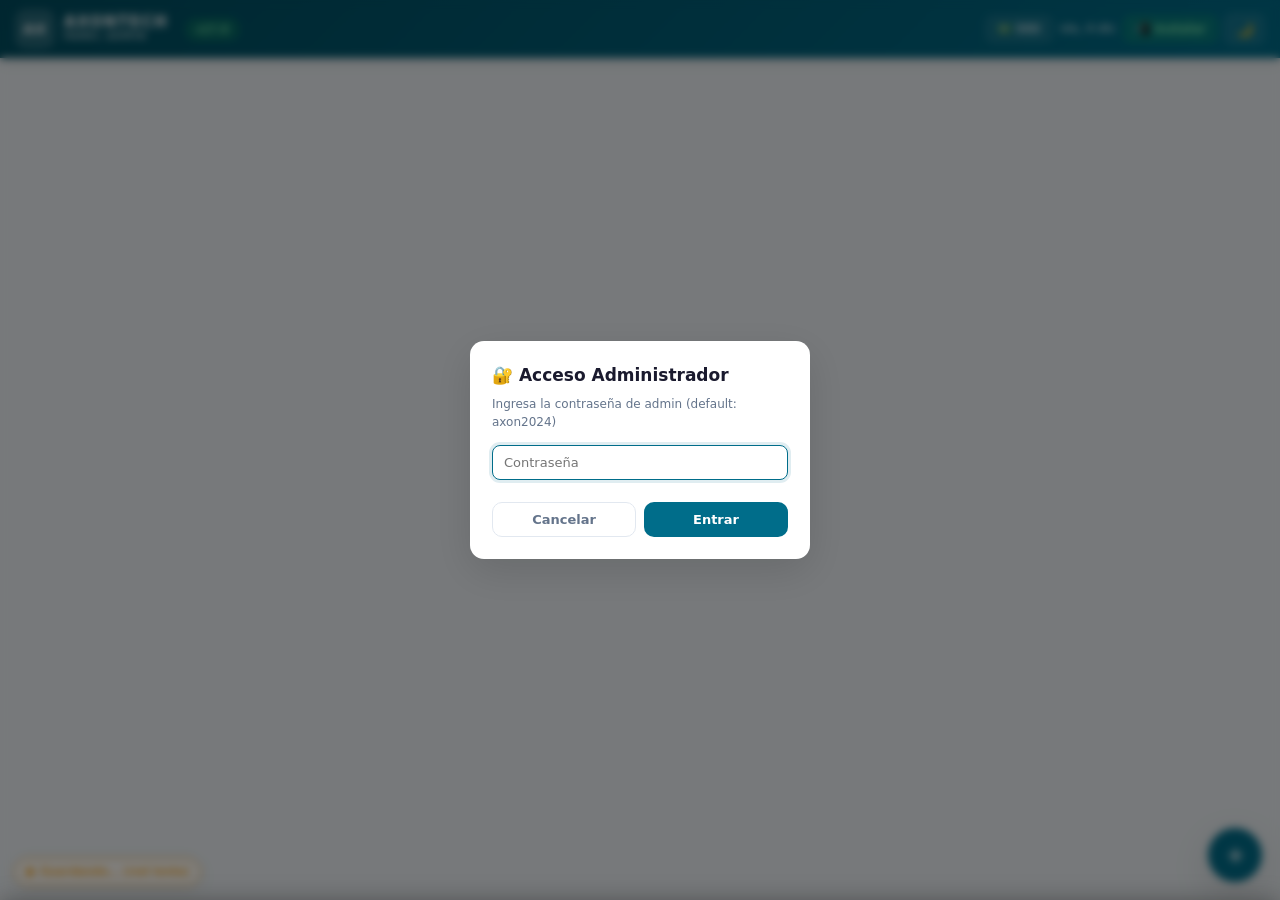
<file: admin.html>
<!DOCTYPE html>
<html lang="es">
<head>
  <meta charset="UTF-8">
  <meta name="viewport" content="width=device-width, initial-scale=1.0">
  <title>AXONTECH · Admin</title>
  <link rel="manifest" href="manifest.json">
  <meta name="theme-color" content="#006d8a">
  <meta name="mobile-web-app-capable" content="yes">
  <meta name="apple-mobile-web-app-capable" content="yes">
  <meta name="apple-mobile-web-app-status-bar-style" content="black-translucent">
  <meta name="apple-mobile-web-app-title" content="AXONTECH Admin">
  <link rel="apple-touch-icon" href="./iconos/icon-192.png">
  <!-- v118: Sora + JetBrains Mono, solo para el rediseño nuevo (🧑‍💼 Dueños,
       💰 Ganancia). El resto del admin sigue con la tipografía de siempre
       hasta que se le pase el mismo estilo. Con crossorigin+anonymous el
       navegador cachea el archivo de la fuente aparte de la petición CSS, así
       que una vez descargada sirve sin red — y si el primer arranque es sin
       conexión, cae sola al 'var(--font)' del stack de reserva. -->
  <link rel="preconnect" href="https://fonts.googleapis.com">
  <link rel="preconnect" href="https://fonts.gstatic.com" crossorigin>
  <link href="https://fonts.googleapis.com/css2?family=Sora:wght@400;500;600;700;800&family=JetBrains+Mono:wght@400;500;600;700&display=swap" rel="stylesheet">
  <link rel="stylesheet" href="./app.css?v=232">
  <style>
    /* Splash screen inline — se quita desde app.js init() o tras 8s. */
    #axon-splash{position:fixed;inset:0;background:linear-gradient(135deg,#003a4d 0%,#006d8a 100%);display:flex;flex-direction:column;align-items:center;justify-content:center;z-index:99999;transition:opacity .4s ease;}
    #axon-splash.hide{opacity:0;pointer-events:none;}
    #axon-splash .axon-splash-logo{font-size:42px;font-weight:900;letter-spacing:2px;color:#fff;text-shadow:0 2px 12px rgba(0,0,0,.4);margin-bottom:6px;}
    #axon-splash .axon-splash-sub{font-size:11px;letter-spacing:3px;color:rgba(255,255,255,.65);text-transform:uppercase;margin-bottom:28px;font-weight:600;}
    #axon-splash .axon-splash-spin{width:38px;height:38px;border:3px solid rgba(255,255,255,.2);border-top-color:#fff;border-radius:50%;animation:axon-spin .9s linear infinite;}
    @keyframes axon-spin{to{transform:rotate(360deg);}}
    @media (prefers-reduced-motion:reduce){#axon-splash .axon-splash-spin{animation-duration:2s;}}
  </style>
</head>
<body data-page="admin">

<!-- ══ SPLASH ══ -->
<div id="axon-splash" role="status" aria-live="polite" aria-label="Cargando AXONTECH Admin">
  <div class="axon-splash-logo">AXONTECH</div>
  <div class="axon-splash-sub">Panel Admin</div>
  <div class="axon-splash-spin"></div>
</div>
<script>
  window.__axonHideSplash = function(){
    var s = document.getElementById('axon-splash');
    if(s){s.classList.add('hide');setTimeout(function(){if(s.parentNode)s.parentNode.removeChild(s);},450);}
  };
  setTimeout(window.__axonHideSplash, 8000);
</script>

<a href="#main-content" class="skip-link" style="position:absolute;top:-100px;left:0;background:var(--blue);color:white;padding:8px 16px;z-index:9999;font-size:14px;font-weight:700;text-decoration:none;" onfocus="this.style.top='0'" onblur="this.style.top='-100px'">Saltar al contenido</a>

<!-- ══ HEADER ══ -->
<header>
  <div class="brand" onclick="window.location.href='./index.html'" title="Volver a la página de gestores">
    <div class="brand-icon">AX</div>
    <div>
      <div class="brand-name">AXONTECH</div>
      <div class="brand-sub">PANEL ADMIN</div>
    </div>
    <!-- Banner pequeño de versión: chip discreto que muestra la versión actual. -->
    <span id="versionBadge"
          onclick="checkVersion(true)"
          title="Versión actual · Toca para buscar actualizaciones"
          style="margin-left:8px;background:rgba(34,197,94,.18);border:1px solid rgba(34,197,94,.45);color:#86efac;border-radius:10px;padding:2px 9px;font-size:10px;font-weight:800;letter-spacing:.3px;cursor:pointer;transition:all .15s;white-space:nowrap;user-select:none;">v17.8</span>
  </div>
  <span id="adminBadge"></span>
  <span id="inboxCountBadge" style="display:none;background:var(--red);color:white;border-radius:10px;padding:1px 7px;font-size:10px;font-weight:700;"></span>
  <div class="header-right">
    <span id="adminLabel">ADMIN</span>
    <!-- v89: tasa informal del USD (elToque). El valor y su fecha los pinta
         renderTasaBadge(); al tocarlo se abre el detalle y se puede refrescar
         o escribir a mano. -->
    <button id="tasaUSDBadge" onclick="openTasaModal()" title="Tasa del dólar" aria-label="Tasa del dólar" style="display:none;align-items:center;gap:4px;background:rgba(255,255,255,.08);border:1px solid rgba(255,255,255,.15);color:rgba(255,255,255,.75);border-radius:7px;padding:5px 10px;font-size:12px;font-weight:700;cursor:pointer;transition:all .15s;white-space:nowrap;">💵 <span id="tasaUSDValor">—</span></button>
    <div class="header-date" id="headerDate"></div>
    <button id="btnLogout" onclick="logoutAdmin()" title="Cerrar sesión">🚪 Salir</button>
    <button id="btnPWAInstallHeader" title="Instalar AXONTECH en tu teléfono" aria-label="Instalar app" style="display:none;background:rgba(34,197,94,.18);border:1px solid rgba(34,197,94,.45);color:#86efac;border-radius:7px;padding:5px 10px;font-size:12px;font-weight:700;cursor:pointer;transition:all .15s;white-space:nowrap;">📲 Instalar</button>
    <button id="btnTheme" onclick="toggleTheme()" title="Cambiar tema" aria-label="Cambiar tema claro/oscuro">🌙</button>
  </div>
</header>

<!-- Banner flotante de actualización disponible -->
<div id="updateBanner"
     style="display:none;position:fixed;top:0;left:0;right:0;z-index:9000;background:linear-gradient(90deg,#10B981,#059669);color:white;padding:10px 14px;font-size:13px;font-weight:700;display:none;align-items:center;justify-content:center;gap:10px;box-shadow:0 2px 10px rgba(0,0,0,.2);">
  <span id="updateBannerText">🔄 Nueva versión disponible</span>
  <button onclick="applyUpdate()" style="background:white;color:#059669;border:none;border-radius:6px;padding:4px 12px;font-size:12px;font-weight:800;cursor:pointer;">Recargar ahora</button>
  <button onclick="dismissUpdate()" style="background:rgba(255,255,255,.2);color:white;border:none;border-radius:6px;padding:4px 10px;font-size:12px;font-weight:700;cursor:pointer;">Más tarde</button>
</div>

<!-- ══ ADMIN LAYOUT ══ -->
<div class="layout" id="layoutAdmin" role="main">

  <!-- Admin nav -->
  <div class="admin-nav">
    <button class="anav-btn" id="anav-vales" onclick="adminTab('vales')">📥 Vales</button>
    <button class="anav-btn" id="anav-stock" onclick="adminTab('stock')">📦 Stock</button>
    <button class="anav-btn" id="anav-catalog" onclick="adminTab('catalog')">🛍️ Catálogo</button>
    <button class="anav-btn" id="anav-gestores" onclick="adminTab('gestores')">👥 Gestores</button>
    <button class="anav-btn" id="anav-mensajeros" onclick="adminTab('mensajeros')">🛵 Mensajeros<span id="mensajeroBadge" style="display:none;background:var(--red);color:white;border-radius:10px;padding:1px 6px;font-size:9px;font-weight:700;margin-left:4px;"></span></button>
    <button class="anav-btn" id="anav-directas" onclick="adminTab('directas')">🏪 Ventas directas</button>
    <button class="anav-btn" id="anav-comlocal" onclick="adminTab('comlocal')">💵 Comisión local</button>
    <button class="anav-btn" id="anav-duenos" onclick="adminTab('duenos')">🧑‍💼 Dueños</button>
    <button class="anav-btn" id="anav-stats" onclick="adminTab('stats')">📊 Estadísticas</button>
    <button class="anav-btn" id="anav-historial" onclick="adminTab('historial')">📋 Historial</button>
    <button class="anav-btn" id="anav-estafa" onclick="adminTab('estafa')">🚫 Estafa</button>
    <button class="anav-btn" id="anav-config" onclick="adminTab('config')">⚙️ Config</button>
    <button class="anav-btn" id="anav-ayuda" onclick="adminTab('ayuda')">❓ Ayuda</button>
  </div>

  <!-- ════════ VALES PANEL ════════ -->
  <div id="adminValesPanel" class="admin-panel" style="display:grid;grid-template-columns:1fr 1.4fr;gap:14px;align-items:start;">
    <!-- Left: inbox -->
    <div>
      <!-- v108: entregas con hora acordada, la más próxima arriba. v210: va
           PLEGADA por defecto ("pendientes desplegable"): el banner de la
           bandeja avisa del que toca entregar y la lista se abre al tocarla. -->
      <div id="proximasEntregasSection" style="display:none;margin-bottom:14px;">
        <div class="lbl" id="proximasEntregasCab" style="margin-top:0;cursor:pointer;user-select:none;" onclick="toggleProximasEntregas()">⏰ Pendientes</div>
        <div id="proximasEntregas"></div>
      </div>

      <div class="lbl" style="margin-top:0;">📥 Bandeja de entrada</div>
      <div id="adminGestoresList"></div>

      <div class="lbl" style="margin-top:18px;">✅ Confirmados hoy</div>
      <div id="confirmadosList"></div>

      <div class="lbl" style="margin-top:18px;">⏳ Pendientes de cobro</div>
      <div id="pendienteList"></div>
      <!-- v158: aquí había una segunda lista de "Pendientes de cobro" idéntica a la de arriba; se quitó. -->
    </div>

    <!-- Right: vale detail -->
    <div>
      <div id="valeDetail"></div>
    </div>
  </div>

  <!-- ════════ STOCK PANEL ════════ -->
  <div id="adminStockPanel" class="admin-panel">
    <!-- v134: ventas de productos que ya no están en el catálogo, para volver a vincularlas -->
    <div id="ventasBorradasBox" style="display:none;margin-bottom:12px;"></div>
    <!-- v159: barra de arriba ordenada. Mismos botones y funciones que antes:
         el principal junto al título, las herramientas en una cuadrícula de
         botones iguales y "Nueva categoría" dentro de Gestionar categorías. -->
    <div class="tb">
      <div class="tb-head">
        <div style="display:flex;align-items:center;gap:8px;flex-wrap:wrap;min-width:0;"><div class="lbl" style="margin:0;" id="stockPanelTitle">Todos los productos</div><span id="stockCatToggle"></span></div>
        <button class="btn btn-green tb-main" onclick="openAddProductModal()">＋ Nuevo producto</button>
      </div>
      <div class="tb-tools">
        <button class="btn btn-ghost" id="catManagerToggle" onclick="toggleCatManager()">🗂️ Categorías</button>
        <!-- v119: lo que se dio de baja por daño o pérdida. El botón 📉 de cada
             producto es el que registra; aquí se ve todo junto y se deshace. -->
        <button class="btn btn-ghost" onclick="openMermasModal()" title="Mercancía dada de baja por daño, pérdida o vencimiento">📉 Mermas</button>
        <button class="btn btn-ghost" onclick="optimizeProductPhotos()" title="Convertir todas las fotos JPEG/PNG a WebP y borrar las originales">🖼️ Optimizar fotos</button>
        <!-- v106: saca a GitHub las fotos que quedaron guardadas dentro del
             producto. Ver _subirFotoAGitHub() en app.js. -->
        <button class="btn btn-ghost" onclick="migrarFotosAGitHub()" title="Mover a GitHub las fotos guardadas dentro de la base de datos (baja el consumo de Supabase)">☁️ Aligerar catálogo</button>
      </div>
    </div>

    <!-- v84: buscador de productos. Con casi cien productos, encontrar uno para
         reponerlo obligaba a recorrer la lista entera o a acertar la categoría. -->
    <div style="position:relative;margin-bottom:10px;">
      <span style="position:absolute;left:11px;top:50%;transform:translateY(-50%);font-size:14px;opacity:.5;pointer-events:none;">🔎</span>
      <input type="text" id="stockBuscador" placeholder="Buscar producto por nombre…" oninput="onBuscarStock()"
             style="width:100%;background:var(--surface);border:1px solid var(--border);border-radius:10px;padding:10px 34px;font-size:13px;color:var(--text);">
      <button type="button" id="stockBuscadorLimpiar" onclick="limpiarBuscadorStock()" title="Limpiar"
              style="display:none;position:absolute;right:6px;top:50%;transform:translateY(-50%);background:none;border:none;color:var(--gray-400);font-size:16px;cursor:pointer;padding:4px 8px;">×</button>
    </div>
    <div id="stockBuscadorInfo" style="display:none;font-size:11px;color:var(--text-muted);margin:-4px 0 8px;"></div>

    <div id="categoriasList" class="tb-chips"></div>

    <div id="catManagerPanel" style="display:none;background:var(--surface);border:1px solid var(--border);border-radius:10px;padding:12px;margin-bottom:12px;">
      <div class="tb-addcat">
        <input type="text" id="newCatInput" placeholder="Nueva categoría…" style="flex:1;min-width:0;">
        <button class="btn btn-blue" onclick="addCategoria()">＋ Categoría</button>
      </div>
      <div class="lbl" style="margin-top:0;">🗂️ Categorías existentes</div>
      <div id="catManagerList"></div>
    </div>

    <div id="productGrid"></div>
  </div>

  <!-- ════════ CATALOG PANEL ════════ -->
  <div id="adminCatalogPanel" class="admin-panel">
    <!-- v159: compartir arriba, publicar debajo; mismos botones que antes -->
    <div class="tb">
      <div class="tb-head"><div class="lbl" style="margin:0;">🛍️ Catálogo público</div></div>
      <div class="tb-dos">
        <!-- v84: compartir sin tener que publicar de nuevo. El enlace es fijo. -->
        <button class="btn btn-green" onclick="compartirCatalogoWhatsApp()">📲 WhatsApp</button>
        <button class="btn btn-ghost" onclick="copiarLinkCatalogo()" title="Copiar el enlace del catálogo">🔗 Copiar enlace</button>
      </div>
      <div class="tb-tools">
        <button class="btn btn-ghost" onclick="publishCatalogNow()">☁️ Publicar ya</button>
        <button class="btn btn-ghost" onclick="shareCatalogWeb()">🔗 Generar / Publicar</button>
        <button class="btn btn-ghost" onclick="generateCatalogPDF()">📄 PDF</button>
        <button class="btn btn-ghost" onclick="testGitHubPages()">🧪 Probar GitHub</button>
      </div>
    </div>
    <input type="search" id="catalogAdminSearch" placeholder="Buscar producto..." oninput="renderAdminCatalog()" style="background:var(--surface);border:1px solid var(--border);border-radius:8px;padding:9px 11px;font-size:12px;width:100%;max-width:300px;margin-bottom:8px;">
    <div id="catalogAdminCatTabs" class="tb-chips"></div>
    <div id="catalogAdminGrid"></div>
    <div id="ghSyncStatus" style="margin-top:14px;font-size:11px;"></div>
  </div>

  <!-- ════════ GESTORES PANEL ════════ -->
  <div id="adminGestoresPanel" class="admin-panel">
    <div class="lbl" style="margin-top:0;">➕ Agregar gestor</div>
    <div style="display:flex;gap:6px;flex-wrap:wrap;margin-bottom:14px;background:var(--surface);border:1px solid var(--border);border-radius:10px;padding:10px;">
      <input type="text" id="newGestorInput" placeholder="Nombre del gestor" style="flex:1;min-width:160px;background:var(--surface);border:1px solid var(--border);border-radius:8px;padding:8px 10px;font-size:13px;">
      <input type="text" id="newGestorPhoneInput" placeholder="Teléfono (opcional)" style="width:160px;background:var(--surface);border:1px solid var(--border);border-radius:8px;padding:8px 10px;font-size:13px;">
      <button class="btn btn-blue" onclick="addGestor()">＋ Agregar</button>
    </div>

    <!-- Gestores activos — plegable. Una tarjeta por gestor con TODO junto:
         identidad, contraseña/editar/foto/eliminar, y comisiones (plegables
         dentro de la misma tarjeta) — antes "Comisiones por gestor" era una
         lista aparte que repetía cada nombre otra vez. -->
    <div onclick="toggleGestorManager()" style="display:flex;align-items:center;justify-content:space-between;cursor:pointer;padding:10px 14px;background:var(--surface2);border:1px solid var(--border);border-radius:10px;margin-bottom:8px;">
      <span class="lbl" style="margin:0;">👥 Gestores <span id="gestoresCountBadge" style="background:var(--blue);color:white;border-radius:10px;padding:1px 7px;font-size:10px;font-weight:700;margin-left:4px;">0</span></span>
      <span id="gestorManagerArrow" style="color:var(--gray-400);font-size:13px;transition:transform .2s;">▼</span>
    </div>
    <div id="gestorManagerSection" style="display:block;">
      <!-- v121: buscador de gestores. Con una lista larga, dar con uno para
           pagarle o mirarle los puntos obligaba a recorrerla entera, y encima
           el orden no es alfabético: va por lo que se le debe. -->
      <div style="position:relative;margin-bottom:10px;">
        <span style="position:absolute;left:11px;top:50%;transform:translateY(-50%);font-size:14px;opacity:.5;pointer-events:none;">🔎</span>
        <input type="text" id="gestorBuscador" placeholder="Buscar gestor por nombre o teléfono…" oninput="onBuscarGestor()"
               style="width:100%;background:var(--surface);border:1px solid var(--border);border-radius:10px;padding:10px 34px;font-size:13px;color:var(--text);">
        <button type="button" id="gestorBuscadorLimpiar" onclick="limpiarBuscadorGestor()" title="Limpiar"
                style="display:none;position:absolute;right:6px;top:50%;transform:translateY(-50%);background:none;border:none;color:var(--gray-400);font-size:16px;cursor:pointer;padding:4px 8px;">×</button>
      </div>
      <div id="gestorBuscadorInfo" style="display:none;font-size:11px;color:var(--text-muted);margin:-4px 0 8px;"></div>
      <div id="adminGestoresPanel-list"></div>
    </div>
  </div>

  <!-- ════════ MENSAJEROS PANEL ════════ -->
  <div id="adminMensajerosPanel" class="admin-panel">
    <div class="lbl" style="margin-top:0;">➕ Agregar mensajero</div>
    <div style="display:flex;gap:6px;flex-wrap:wrap;margin-bottom:14px;background:var(--surface);border:1px solid var(--border);border-radius:10px;padding:10px;">
      <input type="text" id="newMensajeroInput" placeholder="Nombre del mensajero" style="flex:1;min-width:140px;background:var(--surface);border:1px solid var(--border);border-radius:8px;padding:8px 10px;font-size:13px;">
      <input type="tel" id="newMensajeroPhoneInput" placeholder="📱 Teléfono (WhatsApp)" style="flex:1;min-width:140px;background:var(--surface);border:1px solid var(--border);border-radius:8px;padding:8px 10px;font-size:13px;">
      <button class="btn btn-blue" onclick="addMensajero()">＋ Agregar</button>
    </div>

    <!-- Mensajeros registrados — plegable. Una sola lista, ordenada alfabéticamente,
         con todas las opciones de cada mensajero juntas (ver entregas, WhatsApp,
         editar, eliminar) — antes eran 3 listas separadas y repetidas. -->
    <div onclick="toggleMensajeroManager()" style="display:flex;align-items:center;justify-content:space-between;cursor:pointer;padding:10px 14px;background:var(--surface2);border:1px solid var(--border);border-radius:10px;margin-bottom:8px;">
      <span class="lbl" style="margin:0;">🛵 Mensajeros <span id="mensajerosCountBadge" style="background:var(--blue);color:white;border-radius:10px;padding:1px 7px;font-size:10px;font-weight:700;margin-left:4px;">0</span></span>
      <span id="mensajeroManagerArrow" style="color:var(--gray-400);font-size:13px;transition:transform .2s;">▼</span>
    </div>
    <div id="mensajeroManagerSection" style="display:block;">
      <div class="lbl" style="margin-top:0;font-size:11px;font-weight:400;color:var(--gray-400);">Toca un mensajero para ver sus entregas</div>
      <div id="mensajerosList"></div>
    </div>
    <!-- v87: las entregas ya no se pintan aquí abajo — se abren en
         #mensajeroEntregasModal al tocar el mensajero. -->
  </div>

  <!-- ════════ STATS PANEL ════════ -->
  <div id="adminStatsPanel" class="admin-panel">
    <div style="display:flex;justify-content:space-between;align-items:center;flex-wrap:wrap;gap:8px;margin-bottom:12px;">
      <div class="lbl" style="margin-top:0;">📊 Estadísticas</div>
      <div style="display:flex;gap:6px;align-items:center;flex-wrap:wrap;">
        <label style="font-size:11px;color:var(--gray-500);">Desde:</label>
        <input type="date" id="statsDateFrom" style="background:var(--surface);border:1px solid var(--border);border-radius:7px;padding:5px 9px;font-size:12px;">
        <label style="font-size:11px;color:var(--gray-500);">Hasta:</label>
        <input type="date" id="statsDateTo" style="background:var(--surface);border:1px solid var(--border);border-radius:7px;padding:5px 9px;font-size:12px;">
        <button class="btn btn-blue btn-sm" onclick="renderStats()">Actualizar</button>
      </div>
    </div>

    <div class="lbl">Resumen</div>
    <div id="statsSummaryRow" style="display:grid;grid-template-columns:repeat(4,1fr);gap:8px;margin-bottom:18px;"></div>

    <!-- v130: la caja. Cuánto entró en el período por cada forma de pago: lo
         que hay que tener en la mano (USD, EUR, MN) y lo que está en cuentas (Zelle). -->
    <div class="lbl">💳 Caja por forma de pago <span style="font-weight:400;font-size:10px;color:var(--text-muted);">(ventas confirmadas del período)</span></div>
    <div id="statsCaja" style="margin-bottom:18px;"></div>

    <!-- v114: control de ganancias. Lo que hay arriba cuenta vales; esto cuenta
         dinero: cuánto hay metido en mercancía, cuánto vale esa mercancía si se
         vende toda, y cuánto se ganó de verdad en el período. -->
    <div class="ax2-panel">
      <div class="ax2-card ax2-hero">
        <div style="display:flex;justify-content:space-between;align-items:center;margin-bottom:12px;flex-wrap:wrap;gap:8px;">
          <div style="font-size:15px;font-weight:700;color:var(--ax2-text-hi);">💰 Ganancia e inversión</div>
          <button class="ax2-btn" onclick="toggleGananciaCols()">⚙️ Columnas</button>
        </div>
        <div class="ax2-search-box" style="margin-bottom:10px;">
          <svg width="14" height="14" viewBox="0 0 24 24" fill="none" stroke="currentColor" stroke-width="2"><circle cx="11" cy="11" r="8"/><line x1="21" y1="21" x2="16.65" y2="16.65"/></svg>
          <input id="gananciaBuscar" type="text" placeholder="Buscar producto..." oninput="onGananciaBuscar(this.value)">
        </div>
        <div class="ax2-chip-row" id="gananciaChips">
          <div class="ax2-chip active" data-f="todos" onclick="setGananciaFiltro('todos')">Todos <span class="n" id="gcnt-todos">0</span></div>
          <div class="ax2-chip danger" data-f="agotado" onclick="setGananciaFiltro('agotado')">Agotados <span class="n" id="gcnt-agotado">0</span></div>
          <div class="ax2-chip warn" data-f="bajo" onclick="setGananciaFiltro('bajo')">Bajo stock <span class="n" id="gcnt-bajo">0</span></div>
          <div class="ax2-chip" data-f="sincosto" onclick="setGananciaFiltro('sincosto')">Sin costo <span class="n" id="gcnt-sincosto">0</span></div>
        </div>
      </div>
      <div id="statsGananciaAviso"></div>
      <div id="statsGananciaRow" class="ax2-kpi-grid" style="margin-bottom:10px;"></div>
      <div id="statsGananciaCols" style="display:none;margin-bottom:10px;"></div>
      <div id="statsGananciaTabla" style="margin-bottom:18px;"></div>
    </div>

    <div class="lbl">Por gestor (click para expandir)</div>
    <div id="statsGestorList" style="margin-bottom:18px;"></div>

    <div class="lbl">Por producto</div>
    <div id="statsProductList" style="margin-bottom:18px;"></div>

    <div class="lbl">Inventario</div>
    <div id="statsInventarioRow" style="display:grid;grid-template-columns:repeat(4,1fr);gap:8px;margin-bottom:18px;"></div>

    <div class="lbl">Por categoría</div>
    <div id="statsCatList" style="margin-bottom:18px;"></div>

    <div class="lbl">🏆 Top productos vendidos (histórico)</div>
    <div id="statsTopVendidos"></div>
  </div>

  <!-- ════════ HISTORIAL PANEL ════════ -->
  <!-- ════════ DUEÑOS PANEL ════════
       v117: el corte del día. La tienda vende mercancía de varias personas;
       aquí sale, por cada una, qué se vendió de lo suyo, qué comisión le toca
       pagar a cada gestor y cuánto queda después de pagarlas. -->
  <div id="adminDuenosPanel" class="admin-panel ax2-panel">
    <div class="ax2-card ax2-hero">
      <div style="font-size:15px;font-weight:700;color:var(--ax2-text-hi);margin-bottom:12px;">🧑‍💼 Dueños · corte de ventas</div>
      <div class="ax2-chip-row" id="duenosRangoChips">
        <div class="ax2-chip" data-rango="hoy" onclick="setDuenosRango('hoy')">Hoy</div>
        <div class="ax2-chip" data-rango="ayer" onclick="setDuenosRango('ayer')">Ayer</div>
        <div class="ax2-chip" data-rango="mes" onclick="setDuenosRango('mes')">Este mes</div>
        <label style="font-size:10.5px;color:var(--ax2-text-low);align-self:center;">Desde</label>
        <input type="date" id="duenosDateFrom" class="ax2-input" onchange="renderDuenos()">
        <label style="font-size:10.5px;color:var(--ax2-text-low);align-self:center;">Hasta</label>
        <input type="date" id="duenosDateTo" class="ax2-input" onchange="renderDuenos()">
      </div>
    </div>

    <div class="ax2-card" style="padding:12px 14px;margin-bottom:14px;display:flex;gap:8px;flex-wrap:wrap;align-items:center;">
      <input type="text" id="newDuenoInput" placeholder="Nombre del nuevo dueño" onkeydown="if(event.key==='Enter')addDuenoDesdeUI()"
             class="ax2-input" style="flex:1;min-width:160px;">
      <button class="ax2-btn primary" onclick="addDuenoDesdeUI()">＋ Agregar dueño</button>
    </div>

    <div id="duenosAviso"></div>
    <div id="duenosResumen" class="ax2-kpi-grid" style="margin-bottom:14px;"></div>

    <div class="ax2-section-head">
      <div class="ax2-section-title">Debe pagar a</div>
      <div class="ax2-section-count" id="duenosPagarCount"></div>
    </div>
    <div id="duenosPagarCard"></div>

    <div class="ax2-section-head">
      <div class="ax2-section-title">Por dueño</div>
      <div class="ax2-section-count" id="duenosListaCount"></div>
    </div>
    <div id="duenosLista"></div>
  </div>

  <div id="adminHistorialPanel" class="admin-panel">
    <div style="display:flex;justify-content:space-between;align-items:center;flex-wrap:wrap;gap:8px;margin-bottom:12px;">
      <div class="lbl" style="margin-top:0;">📋 Historial (vales procesados)</div>
      <div style="display:flex;gap:6px;align-items:center;flex-wrap:wrap;">
        <input type="date" id="histDateFrom" style="background:var(--surface);border:1px solid var(--border);border-radius:7px;padding:5px 9px;font-size:12px;">
        <input type="date" id="histDateTo" style="background:var(--surface);border:1px solid var(--border);border-radius:7px;padding:5px 9px;font-size:12px;">
        <select id="histGestorFilter" style="background:var(--surface);border:1px solid var(--border);border-radius:7px;padding:5px 9px;font-size:12px;">
          <option value="">Todos los gestores</option>
        </select>
        <input type="text" id="histSearchPhone" placeholder="Buscar teléfono/cliente..." style="background:var(--surface);border:1px solid var(--border);border-radius:7px;padding:5px 9px;font-size:12px;width:180px;">
        <button class="btn btn-ghost btn-sm" onclick="exportHistorialCSV()">📥 CSV</button>
      </div>
    </div>
    <div id="historialList"></div>
  </div>

  <!-- ════════ VENTAS DIRECTAS PANEL ════════ -->
  <div id="adminDirectasPanel" class="admin-panel">
    <div class="lbl" style="margin-top:0;">🏪 Ventas directas (solo tú las ves)</div>
    <p style="font-size:12px;color:var(--text-muted);margin-bottom:12px;line-height:1.6;">
      Mercancía que entra y se vende en el momento, sin pasar por el almacén: no descuenta stock de nada.
      Entra en las cuentas, pero <b>no manda ninguna notificación</b>: ni al gestor, ni al mensajero, ni de stock.
    </p>

    <div style="background:var(--surface);border:1px solid var(--border);border-radius:10px;padding:13px;margin-bottom:14px;">
      <div style="font-size:11px;font-weight:800;color:var(--text-muted);text-transform:uppercase;letter-spacing:.5px;margin-bottom:9px;">Registrar una venta</div>

      <div style="margin-bottom:9px;">
        <label style="display:block;font-size:11px;color:var(--text-muted);margin-bottom:4px;">Producto del catálogo (solo de referencia — no se toca su stock)</label>
        <div style="display:flex;gap:6px;flex-wrap:wrap;">
          <select id="vdProducto" onchange="vdRefresca()" style="flex:1;min-width:200px;background:var(--bg);border:1px solid var(--border);border-radius:8px;padding:9px 10px;font-size:13px;color:var(--text);">
            <option value="">— Elige el producto —</option>
          </select>
          <button type="button" class="btn btn-ghost btn-sm" onclick="vdNuevoProducto()" title="Guardar un producto nuevo y venderlo">＋ Producto nuevo</button>
        </div>
        <div id="vdStockInfo" style="font-size:11px;color:var(--text-muted);margin-top:4px;"></div>
      </div>

      <div style="display:grid;grid-template-columns:100px 1fr;gap:8px;margin-bottom:9px;">
        <div>
          <label style="display:block;font-size:11px;color:var(--text-muted);margin-bottom:4px;">Cantidad</label>
          <input type="number" id="vdCantidad" min="1" step="1" value="1" inputmode="numeric" oninput="vdRefresca()"
                 style="width:100%;background:var(--bg);border:1px solid var(--border);border-radius:8px;padding:9px 10px;font-size:13px;color:var(--text);">
        </div>
        <div>
          <label style="display:block;font-size:11px;color:var(--text-muted);margin-bottom:4px;">Lo que se cobró</label>
          <input type="text" id="vdCobrado" placeholder="$120 USD  ·  12000 MN"
                 style="width:100%;background:var(--bg);border:1px solid var(--border);border-radius:8px;padding:9px 10px;font-size:13px;color:var(--text);">
        </div>
      </div>

      <div style="margin-bottom:9px;">
        <label style="display:block;font-size:11px;color:var(--text-muted);margin-bottom:4px;">Nota (opcional — para acordarte de quién fue)</label>
        <input type="text" id="vdNota" maxlength="120" placeholder="Ej: el vecino del 3ro, pagó en efectivo"
               style="width:100%;background:var(--bg);border:1px solid var(--border);border-radius:8px;padding:9px 10px;font-size:13px;color:var(--text);">
      </div>

      <div id="vdAviso" style="display:none;font-size:11px;font-weight:700;margin-bottom:8px;"></div>
      <button class="btn btn-green btn-full" onclick="registrarVentaDirecta()">🏪 Registrar venta — sin avisar a nadie</button>
    </div>

    <div style="display:flex;justify-content:space-between;align-items:center;flex-wrap:wrap;gap:8px;margin-bottom:10px;">
      <div class="lbl" style="margin-top:0;">Lo vendido</div>
      <div style="display:flex;gap:6px;align-items:center;flex-wrap:wrap;">
        <select id="vdPeriodo" onchange="renderVentasDirectas()" style="background:var(--surface);border:1px solid var(--border);border-radius:7px;padding:5px 9px;font-size:12px;color:var(--text);">
          <option value="hoy">Hoy</option>
          <option value="7">Últimos 7 días</option>
          <option value="mes" selected>Este mes</option>
          <option value="todo">Todo</option>
        </select>
      </div>
    </div>
    <div id="vdResumen" style="margin-bottom:10px;"></div>
    <div id="vdLista"></div>
  </div>

  <!-- ════════ COMISIÓN POR VENTA EN LOCAL ════════ -->
  <div id="adminComlocalPanel" class="admin-panel">
    <div class="lbl" style="margin-top:0;">💵 Comisión por venta en local (solo tú la ves)</div>
    <p style="font-size:12px;color:var(--text-muted);margin-bottom:12px;line-height:1.6;">
      Lo que hay que pagar por cada producto vendido en el local (<b>Ventas directas</b>). Cada producto lleva su cifra por unidad en la ficha
      (campo <b>Comisión por venta en local</b>, que no viaja al catálogo de los gestores); aquí se multiplica por las unidades vendidas. Las dos monedas van por separado.
    </p>
    <div style="display:flex;justify-content:space-between;align-items:center;flex-wrap:wrap;gap:8px;margin-bottom:10px;">
      <div class="lbl" style="margin-top:0;">Comisión a pagar</div>
      <select id="clPeriodo" onchange="renderComisionLocal()" style="background:var(--surface);border:1px solid var(--border);border-radius:7px;padding:5px 9px;font-size:12px;color:var(--text);">
        <option value="hoy">Hoy</option>
        <option value="7">Últimos 7 días</option>
        <option value="mes" selected>Este mes</option>
        <option value="todo">Todo</option>
      </select>
    </div>
    <div id="clResumen" style="margin-bottom:10px;"></div>
    <div id="clPorProducto"></div>
    <div id="clLista"></div>
  </div>

  <!-- ════════ ESTAFA PANEL ════════ -->
  <div id="adminEstafaPanel" class="admin-panel">
    <div class="lbl" style="margin-top:0;">🚫 Lista negra de estafadores</div>
    <p style="font-size:12px;color:var(--text-muted);margin-bottom:12px;">Registra personas que han estafado o intentado estafar. Cuando llegue un vale con datos coincidentes, se mostrará una alerta automática.</p>

    <div style="background:var(--surface);border:1px solid var(--border);border-radius:10px;padding:12px;margin-bottom:14px;">
      <div class="estafa-form-row">
        <input type="text" id="estafaNombre" placeholder="Nombre completo del estafador">
      </div>
      <div class="estafa-form-row">
        <input type="text" id="estafaTelefono" placeholder="Teléfono" inputmode="numeric">
      </div>
      <div class="estafa-form-row">
        <input type="text" id="estafaCarnet" placeholder="Carnet de identidad (opcional)">
      </div>
      <div class="estafa-form-row">
        <input type="text" id="estafaDireccion" placeholder="Dirección (opcional)">
      </div>
      <div class="estafa-form-row">
        <textarea id="estafaNota" placeholder="Nota / detalle del incidente" rows="2"></textarea>
      </div>
      <button class="btn btn-red btn-full" onclick="addEstafa()">＋ Agregar a lista negra</button>
    </div>

    <div class="lbl">
      <span id="estafaCount">0</span> entradas registradas
    </div>
    <input type="search" id="estafaSearch" placeholder="Buscar en la lista negra..." oninput="renderEstafaList()" style="background:var(--surface);border:1px solid var(--border);border-radius:8px;padding:9px 11px;font-size:12px;width:100%;max-width:300px;margin-bottom:8px;">
    <div id="estafaList"></div>
  </div>

  <!-- ════════ CONFIG PANEL ════════ -->
  <div id="adminConfigPanel" class="admin-panel">
    <div class="lbl" style="margin-top:0;">📞 Teléfonos de contacto</div>
    <div style="background:var(--surface);border:1px solid var(--border);border-radius:10px;padding:12px;margin-bottom:14px;">
      <div style="display:flex;gap:8px;align-items:center;flex-wrap:wrap;margin-bottom:6px;">
        <label style="font-size:12px;font-weight:600;width:130px;">Admin (WhatsApp):</label>
        <input type="text" id="adminPhoneInput" placeholder="Ej: 5355551234" style="flex:1;min-width:160px;background:var(--surface);border:1px solid var(--border);border-radius:7px;padding:7px 10px;font-size:12px;">
        <button class="btn btn-blue btn-sm" onclick="saveAdminPhone()">Guardar</button>
      </div>
      <div style="display:flex;gap:8px;align-items:center;flex-wrap:wrap;">
        <label style="font-size:12px;font-weight:600;width:130px;">Catálogo público:</label>
        <input type="text" id="catalogPhoneInput" placeholder="Ej: 5355551234" style="flex:1;min-width:160px;background:var(--surface);border:1px solid var(--border);border-radius:7px;padding:7px 10px;font-size:12px;">
        <button class="btn btn-blue btn-sm" onclick="saveCatalogPhone()">Guardar</button>
      </div>
    </div>

    <div class="lbl">🧭 Dirección de la tienda en el vale</div>
    <div style="background:var(--surface);border:1px solid var(--border);border-radius:10px;padding:12px;margin-bottom:14px;">
      <div style="font-size:11px;color:var(--text-muted);margin-bottom:8px;line-height:1.5;">Es el apartado «Dirección de la tienda» que sale en el vale y en el ticket que recibe el cliente. Lo que guardes aquí lo ven todos los gestores. Una línea por renglón. Si lo dejas vacío y guardas, el apartado desaparece del vale.</div>
      <textarea id="valeDirTiendaInput" rows="3" placeholder="Ej: Amistad #311 % San Rafael y San José, Centro Habana." style="width:100%;box-sizing:border-box;background:var(--surface);border:1px solid var(--border);border-radius:7px;padding:8px 10px;font-size:12px;color:var(--text);resize:vertical;font-family:inherit;"></textarea>
      <div id="valeDirTiendaEstado" style="font-size:11px;color:var(--text-muted);margin:6px 0 8px;"></div>
      <div style="display:flex;gap:8px;flex-wrap:wrap;">
        <button class="btn btn-blue btn-sm" onclick="guardarDirTiendaVale()">Guardar</button>
        <button class="btn btn-ghost btn-sm" onclick="guardarDirTiendaVale(true)">🚫 Quitar del vale</button>
        <button class="btn btn-ghost btn-sm" onclick="restaurarDirTiendaVale()">↩ Dejar la de siempre</button>
      </div>
    </div>

    <div class="lbl">🎯 Meta de puntos (ranking)</div>
    <div style="background:var(--surface);border:1px solid var(--border);border-radius:10px;padding:12px;margin-bottom:14px;">
      <!-- v119: tres modos. El número de la meta se conserva al cambiar de
           modo, para poder volver al fijo sin tener que reconfigurarlo. -->
      <div id="metaModoChips" style="display:flex;gap:6px;flex-wrap:wrap;margin-bottom:10px;">
        <button class="btn btn-sm" data-modo="off"     onclick="setMetaModo('off')">Sin meta</button>
        <button class="btn btn-sm" data-modo="fija"    onclick="setMetaModo('fija')">🎯 Meta fija</button>
        <button class="btn btn-sm" data-modo="mensual" onclick="setMetaModo('mensual')">📅 Ranking mensual</button>
      </div>
      <div id="metaModoAyuda" style="font-size:11px;color:var(--text-muted);margin-bottom:10px;line-height:1.5;"></div>
      <!-- v119: el ciclo puede empezar el día que se elija, no solo el 1. -->
      <div id="cicloFila" style="display:none;border:1px solid var(--border);border-radius:8px;padding:9px 10px;margin-bottom:10px;">
        <div style="font-size:11px;color:var(--text-muted);margin-bottom:6px;">El ciclo empieza el día:</div>
        <div style="display:flex;gap:8px;align-items:center;flex-wrap:wrap;">
          <input type="date" id="cfg-ciclo-inicio" style="flex:1;min-width:140px;background:var(--surface);border:1px solid var(--border);border-radius:7px;padding:7px 10px;font-size:12px;color:var(--text);">
          <button class="btn btn-blue btn-sm" onclick="guardarCicloInicio()">Aplicar</button>
          <button class="btn btn-ghost btn-sm" id="btnCicloMesNatural" style="font-size:11px;" onclick="guardarCicloInicio('')">Mes natural</button>
        </div>
        <div id="cicloStatus" style="margin-top:7px;font-size:11px;"></div>
      </div>
      <div id="metaFijaFila" style="display:flex;gap:8px;align-items:center;flex-wrap:wrap;">
        <input type="number" id="cfg-meta-puntos" placeholder="Ej: 100" min="1" style="flex:1;min-width:120px;background:var(--surface);border:1px solid var(--border);border-radius:7px;padding:7px 10px;font-size:12px;">
        <button class="btn btn-blue btn-sm" onclick="saveMetaPuntos()">Fijar meta</button>
      </div>
      <div id="metaPuntosStatus" style="margin-top:6px;font-size:11px;"></div>
      <!-- v135: los ganadores de cada ciclo, desplegable -->
      <div id="historialGanadoresAdmin"></div>
      <div style="border-top:1px solid var(--border);margin-top:12px;padding-top:10px;">
        <div style="display:flex;gap:8px;align-items:center;flex-wrap:wrap;">
          <button class="btn btn-sm" style="border:1px solid var(--orange);color:var(--orange);background:none;" onclick="reiniciarPuntos()">♻️ Reiniciar puntos</button>
          <button class="btn btn-ghost btn-sm" id="btnDeshacerReinicio" style="display:none;font-size:11px;color:var(--blue);" onclick="deshacerReinicioPuntos()">↩ Deshacer</button>
        </div>
        <div id="puntosDesdeStatus" style="margin-top:6px;font-size:11px;"></div>
      </div>
    </div>

    <!-- v89: fuente de la tasa del dólar. La app ya prueba sola unos espejos
         públicos de elToque; esto es la salida de emergencia para el día en que
         dejen de funcionar, sin tener que tocar el código. -->
    <div class="lbl">💵 Tasa del dólar (elToque)</div>
    <div style="background:var(--surface);border:1px solid var(--border);border-radius:10px;padding:12px;margin-bottom:14px;">
      <div style="display:flex;flex-direction:column;gap:8px;">
        <div style="display:flex;gap:8px;align-items:center;flex-wrap:wrap;">
          <label style="font-size:12px;font-weight:600;">Sumar a la tasa:</label>
          <input type="number" id="cfg-tasa-margen" placeholder="Ej: 10" style="width:110px;background:var(--surface);border:1px solid var(--border);border-radius:7px;padding:7px 10px;font-size:12px;">
          <button class="btn btn-blue btn-sm" onclick="saveTasaMargenCfg()">Aplicar</button>
          <span id="tasaMargenStatus" style="font-size:11px;"></span>
        </div>
        <p style="font-size:11px;color:var(--text-muted);margin:0;">Si elToque marca 665 y pones 10, todos los gestores ven 675. Puede ser negativo.</p>
        <!-- v120: aquí había dos campos más (la clave de la API de elToque y otra
             dirección) con su propio botón "💾 Guardar fuente". Se quitaron por
             dos motivos, y el segundo es el que molestaba de verdad:
              · La clave no sirve desde el navegador: la API de elToque no
                autoriza peticiones de otras webs (CORS), y por eso existe el
                trabajo de GitHub que la baja por su cuenta cada 3 horas. Pedirla
                aquí era invitar a pegar un secreto que no iba a usarse.
              · Ese botón azul quedaba justo debajo del campo del margen y NO lo
                guardaba —el del margen es el "Aplicar" de arriba—, así que el
                +10 parecía no guardarse cuando en realidad ni se había pulsado
                su botón. -->
        <div style="display:flex;gap:6px;flex-wrap:wrap;">
          <button class="btn btn-ghost btn-sm" onclick="openTasaModal()">💵 Ver / poner la tasa</button>
        </div>
        <p style="font-size:11px;color:var(--text-muted);margin:0;line-height:1.5;">
          La tasa la baja sola un trabajo de GitHub cada 3 horas y la app la lee de ahí.
          Si algún día no la consigue, escríbela a mano en “Ver / poner la tasa” y los gestores la verán igual.
        </p>
      </div>
    </div>

    <div class="lbl">🔑 Cambiar contraseña admin</div>
    <div style="background:var(--surface);border:1px solid var(--border);border-radius:10px;padding:12px;margin-bottom:14px;">
      <div style="display:flex;gap:8px;align-items:center;flex-wrap:wrap;">
        <input type="password" id="newPassInputCfg" placeholder="Nueva contraseña (mín 4 caracteres)" style="flex:1;min-width:180px;background:var(--surface);border:1px solid var(--border);border-radius:7px;padding:7px 10px;font-size:12px;">
        <button class="btn btn-blue btn-sm" onclick="changePassCfg()">Cambiar</button>
      </div>
      <p style="font-size:11px;color:var(--text-muted);margin-top:6px;">La contraseña se guarda como hash SHA-256. Cierre sesión y vuelva a entrar con la nueva clave.</p>
    </div>

    <div class="lbl">☁️ Sincronización con GitHub (backup + catálogo)</div>
    <div style="background:var(--surface);border:1px solid var(--border);border-radius:10px;padding:12px;margin-bottom:14px;">
      <div style="display:flex;flex-direction:column;gap:8px;">
        <div style="position:relative;">
          <input type="password" id="gh-token" placeholder="Personal Access Token (permiso repo)" style="background:var(--surface);border:1px solid var(--border);border-radius:7px;padding:7px 36px 7px 10px;font-size:12px;width:100%;box-sizing:border-box;" autocomplete="off">
          <button type="button" onclick="toggleTokenVisibility()" style="position:absolute;right:4px;top:50%;transform:translateY(-50%);background:none;border:none;cursor:pointer;font-size:14px;padding:4px 6px;color:var(--gray-400);" title="Mostrar/ocultar token">👁️</button>
        </div>
        <input type="text" id="gh-repo" placeholder="usuario/repositorio" style="background:var(--surface);border:1px solid var(--border);border-radius:7px;padding:7px 10px;font-size:12px;">
        <input type="text" id="gh-path" placeholder="Ruta del backup (default: data.json)" style="background:var(--surface);border:1px solid var(--border);border-radius:7px;padding:7px 10px;font-size:12px;">
        <label style="display:flex;align-items:center;gap:6px;font-size:12px;color:var(--text);">
          <input type="checkbox" id="gh-autosync"> Auto-sincronizar tras cada cambio
        </label>
        <label style="display:flex;align-items:center;gap:6px;font-size:12px;color:var(--text);">
          <input type="checkbox" id="gh-auto-publish-catalog"> Auto-publicar catálogo en GitHub Pages
        </label>
        <div style="display:flex;gap:6px;flex-wrap:wrap;margin-top:6px;">
          <button class="btn btn-blue btn-sm" onclick="saveAndSyncGitHub()">💾 Guardar y subir</button>
          <button class="btn btn-ghost btn-sm" onclick="saveGhConfig()">Guardar config</button>
          <button class="btn btn-ghost btn-sm" onclick="loadFromGitHub()">📥 Cargar desde GitHub</button>
          <button class="btn btn-ghost btn-sm" onclick="testGitHubPages()">🧪 Probar conexión</button>
        </div>
      </div>
      <div id="ghSyncStatus2" style="margin-top:8px;font-size:11px;"></div>
    </div>

    <div class="lbl">💾 Backup / Reset</div>
    <div style="background:var(--surface);border:1px solid var(--border);border-radius:10px;padding:12px;margin-bottom:14px;">
      <div style="display:flex;gap:6px;flex-wrap:wrap;">
        <button class="btn btn-green btn-sm" id="btnCopiaNube" onclick="descargarCopiaNube()">☁️ Descargar copia de la nube</button>
        <button class="btn btn-blue btn-sm" onclick="exportData()">📥 Exportar datos (JSON)</button>
        <label class="btn btn-ghost btn-sm" style="cursor:pointer;">
          📤 Importar JSON
          <input type="file" accept=".json" style="display:none;" onchange="importData(this)">
        </label>
        <button class="btn btn-ghost btn-sm" onclick="loadDemo()">🎮 Cargar datos demo</button>
      </div>
      <p style="font-size:11px;color:var(--text-muted);margin:8px 0 0;">☁️ <b>Copia de la nube</b>: baja TODO lo que hay en Supabase (vales, productos, gestores, configuración…). Hazla antes de tocar algo delicado y guarda el archivo en un sitio privado.<br><span id="ultimaCopiaNube"></span></p>
      <hr style="border:none;border-top:1px dashed var(--border);margin:12px 0;">
      <p style="font-size:11px;color:var(--red);font-weight:600;margin-bottom:8px;">⚠️ Zona peligrosa — estas acciones no se pueden deshacer:</p>
      <div style="display:flex;gap:6px;flex-wrap:wrap;">
        <button class="btn btn-ghost btn-sm" style="color:var(--orange);" onclick="clearGestoresData()">🧹 Limpiar vales y notifs</button>
        <button class="btn btn-ghost btn-sm" style="color:var(--red);" onclick="factoryResetVales()">🗑️ Borrar todos los vales</button>
        <button class="btn btn-red btn-sm" onclick="nukeAndRebuild()">💥 Nuke & Rebuild (reset total)</button>
      </div>
      <div id="clearGestoresStatus" style="margin-top:6px;font-size:11px;"></div>
    </div>

    <div class="lbl">📜 Auditoría (últimos eventos)</div>
    <div style="background:var(--surface);border:1px solid var(--border);border-radius:10px;padding:12px;">
      <div id="auditLogList"><div class="es"><div class="es-text">Sin eventos registrados</div></div></div>
    </div>

    <div class="lbl">ℹ️ Información del sistema</div>
    <div style="background:var(--surface);border:1px solid var(--border);border-radius:10px;padding:12px;font-size:11px;color:var(--text-muted);line-height:1.7;">
      <div><b>Versión:</b> v46</div>
      <div><b>Almacenamiento:</b> localStorage + Supabase</div>
      <div><b>Sync:</b> cola con reintentos exponenciales, persistencia offline</div>
      <div><b>Seguridad:</b> hash SHA-256 + salt por usuario, sin texto plano</div>
    </div>
  </div>

  <!-- ════════ AYUDA PANEL (v120) ════════
       El manual de la app, dentro de la app. Se pinta desde AYUDA_SECCIONES en
       app.js: cuando se añada algo nuevo, se añade ahí y sale aquí solo. -->
  <div id="adminAyudaPanel" class="admin-panel">
    <div class="lbl" style="margin-top:0;">❓ Ayuda · qué hace cada cosa</div>
    <div style="position:relative;margin-bottom:10px;">
      <span style="position:absolute;left:11px;top:50%;transform:translateY(-50%);font-size:14px;opacity:.5;pointer-events:none;">🔎</span>
      <input type="text" id="ayudaBuscador" placeholder="Buscar… (ej: merma, puntos, rebaja)" oninput="renderAyuda()"
             style="width:100%;background:var(--surface);border:1px solid var(--border);border-radius:10px;padding:10px 34px;font-size:13px;color:var(--text);">
      <button type="button" id="ayudaBuscadorLimpiar" onclick="limpiarBuscadorAyuda()" title="Limpiar"
              style="display:none;position:absolute;right:6px;top:50%;transform:translateY(-50%);background:none;border:none;color:var(--gray-400);font-size:16px;cursor:pointer;padding:4px 8px;">×</button>
    </div>
    <div id="ayudaChips" style="display:flex;flex-wrap:wrap;gap:6px;margin-bottom:12px;"></div>
    <div id="ayudaContenido"></div>
  </div>


</div><!-- /layoutAdmin -->

<!-- ── MODAL: Contraseña Admin ── -->
<div class="modal-bg" id="passModal">
  <div class="modal" style="max-width:340px;">
    <div class="modal-title">🔐 Acceso Administrador</div>
    <div class="modal-sub">Ingresa la contraseña de admin (default: axon2024)</div>
    <input type="password" id="passInput" placeholder="Contraseña" autocomplete="current-password" onkeydown="if(event.key==='Enter')submitPass()">
    <div class="pass-error" id="passError">Contraseña incorrecta</div>
    <div class="modal-btns">
      <button class="btn btn-ghost btn-full" onclick="closePassModal()">Cancelar</button>
      <button class="btn btn-blue btn-full" onclick="submitPass()">Entrar</button>
    </div>
  </div>
</div>

<!-- ── MODAL: Cambiar contraseña (en admin) ── -->
<div class="modal-bg" id="passModalAdmin">
  <div class="modal" style="max-width:340px;">
    <div class="modal-title">🔐 Cambiar contraseña</div>
    <div class="modal-sub">Ingresa la nueva contraseña</div>
    <input type="password" id="newPassInput" placeholder="Nueva contraseña (mín 4)" onkeydown="if(event.key==='Enter')changePass()">
    <div class="modal-btns">
      <button class="btn btn-ghost btn-full" onclick="document.getElementById('passModalAdmin').classList.remove('show')">Cancelar</button>
      <button class="btn btn-blue btn-full" onclick="changePass()">Guardar</button>
    </div>
  </div>

</div>

<!-- ── MODAL: la clave recién generada de un gestor (v119) ──
     Las claves se guardan encriptadas a propósito: ni el admin puede leerlas
     después. Por eso este es el ÚNICO momento en que se puede ver la clave, y
     antes salía en un aviso que se iba solo a los tres segundos — si te lo
     perdías, no había forma de recuperarla y había que generar otra. -->
<div class="modal-bg" id="claveGestorModal">
  <div class="modal" style="max-width:340px;">
    <div class="modal-title">🔑 Clave nueva</div>
    <div class="modal-sub" id="claveGestorNombre">Gestor</div>

    <div id="claveGestorValor"
         style="margin:16px 0 10px;text-align:center;font-family:ui-monospace,SFMono-Regular,Menlo,monospace;
                font-size:30px;font-weight:800;letter-spacing:4px;color:var(--text);
                background:var(--surface2);border:2px dashed var(--blue);border-radius:12px;
                padding:16px 8px;word-break:break-all;user-select:all;">--------</div>

    <div style="font-size:11px;color:var(--text-muted);line-height:1.5;background:rgba(245,158,11,.10);
                border-left:3px solid var(--orange);border-radius:6px;padding:9px 11px;">
      ⚠️ Cópiala o mándasela ahora. Se guarda encriptada, así que después
      <b>no se podrá volver a ver</b>: si se pierde hay que generar otra.
    </div>

    <div class="modal-btns" style="margin-top:14px;">
      <button type="button" class="btn btn-ghost btn-full" onclick="copiarClaveGestor()">📋 Copiar</button>
      <button type="button" class="btn btn-green btn-full" onclick="enviarClaveGestorWA()">💬 Enviar</button>
    </div>
    <button type="button" class="btn btn-ghost btn-full" style="margin-top:7px;" onclick="cerrarClaveGestor()">Ya la tengo</button>
  </div>
</div>

<!-- ── MODAL: unir vales de distintos gestores (v120) ── -->
<div class="modal-bg" id="unirValesModal">
  <div class="modal" style="max-width:480px;">
    <div class="modal-title">🔗 Unir vales</div>
    <div class="modal-sub">Cuando dos gestores apuntan la misma venta</div>
    <div style="background:var(--surface2);border-radius:9px;padding:9px 11px;margin:12px 0 4px;font-size:12px;">
      <div style="font-size:9px;color:var(--text-muted);font-weight:700;text-transform:uppercase;letter-spacing:.5px;margin-bottom:3px;">Vale principal</div>
      <div id="unirPrincipal">—</div>
    </div>
    <div class="lbl" style="margin:12px 0 6px;">¿Con cuál se une?</div>
    <div id="unirLista" style="max-height:44vh;overflow-y:auto;"></div>
    <div id="unirResumen" style="font-size:11px;color:var(--text-muted);margin-top:10px;text-align:center;min-height:16px;line-height:1.45;"></div>
    <div class="modal-btns" style="margin-top:12px;">
      <button type="button" class="btn btn-ghost btn-full" onclick="closeUnirValesModal()">Cancelar</button>
      <button type="button" class="btn btn-full" style="background:#7C3AED;color:#fff;" onclick="confirmarUnirVales()">🔗 Unir</button>
    </div>
  </div>
</div>

<!-- ── MODAL: puntos de un gestor a mano (v120) ── -->
<div class="modal-bg" id="puntosGestorModal">
  <div class="modal" style="max-width:360px;">
    <div class="modal-title">⭐ Puntos</div>
    <div class="modal-sub" id="pgNombre">Gestor</div>

    <div id="pgDesglose" style="display:grid;grid-template-columns:repeat(3,1fr);gap:6px;margin:14px 0 4px;"></div>
    <div id="pgAviso" style="display:none;font-size:11px;line-height:1.45;background:rgba(245,158,11,.10);
         border-left:3px solid var(--orange);border-radius:6px;padding:9px 11px;margin-top:10px;"></div>

    <div class="lbl" style="margin:14px 0 6px;">¿Cuántos puntos debe tener?</div>
    <div style="display:flex;align-items:center;gap:6px;">
      <button type="button" class="btn btn-ghost" style="flex:0 0 44px;font-size:18px;font-weight:800;padding:10px 0;" onclick="pgSuma(-1)">−</button>
      <input type="number" inputmode="numeric" id="pgTotal" value="0" min="0" oninput="pgRefresca()"
             style="flex:1;text-align:center;font-size:22px;font-weight:800;background:var(--surface);border:2px solid var(--blue);border-radius:10px;padding:9px 6px;color:var(--text);">
      <button type="button" class="btn btn-ghost" style="flex:0 0 44px;font-size:18px;font-weight:800;padding:10px 0;" onclick="pgSuma(1)">+</button>
    </div>

    <div class="lbl" style="margin:12px 0 6px;">Motivo <span style="font-weight:400;color:var(--text-muted);">(opcional)</span></div>
    <input type="text" id="pgMotivo" maxlength="120" placeholder="Ej: el cable estaba sin puntos"
           style="width:100%;background:var(--surface);border:1px solid var(--border);border-radius:9px;padding:9px 10px;font-size:13px;color:var(--text);">

    <div id="pgResumen" style="font-size:11px;color:var(--text-muted);margin-top:11px;text-align:center;min-height:16px;"></div>

    <div class="modal-btns" style="margin-top:12px;">
      <button type="button" class="btn btn-ghost btn-full" onclick="closePuntosGestorModal()">Cancelar</button>
      <button type="button" class="btn btn-green btn-full" onclick="guardarPuntosGestor()">Guardar</button>
    </div>
    <button type="button" class="btn btn-ghost btn-full" id="pgQuitar" style="margin-top:7px;font-size:11px;color:var(--red);display:none;" onclick="quitarAjustePuntos()">Quitar el ajuste a mano</button>
  </div>
</div>

<!-- ── MODAL: Confirmar Acción ── -->
<div class="modal-bg" id="confirmActionModal">
  <div class="modal" style="max-width:320px;">
    <div class="modal-title" id="confirmActionTitle">¿Confirmar acción?</div>
    <div class="modal-sub" id="confirmActionSub"></div>
    <div class="modal-btns" style="margin-top:16px;">
      <button type="button" class="btn btn-ghost btn-full" onclick="closeConfirmAction()">Cancelar</button>
      <button type="button" class="btn btn-blue btn-full" id="confirmActionOk">Confirmar</button>
    </div>
  </div>
</div>

<!-- ── MODAL: Stock (v70) ──
     Sustituye al prompt() del navegador, que además pedía el valor ABSOLUTO:
     con 5 en almacén y una entrada de 10 había que escribir 15, calculándolo de
     cabeza. Aquí se ve el número, se ajusta con botones y se confirma. -->
<div class="modal-bg" id="stockModal">
  <div class="modal" style="max-width:340px;">
    <div class="modal-title">📦 Ajustar stock</div>
    <div class="modal-sub" id="stockModalName">Producto</div>

    <!-- Físico / reservado / disponible: sin esto no se entiende por qué a veces
         no se puede vender aunque el número de stock sea mayor que cero. -->
    <div style="display:grid;grid-template-columns:repeat(3,1fr);gap:6px;margin:12px 0 4px;">
      <div style="text-align:center;background:var(--surface2);border-radius:9px;padding:8px 4px;">
        <div style="font-size:18px;font-weight:800;color:var(--text);" id="stockModalFisico">0</div>
        <div style="font-size:9px;color:var(--text-muted);font-weight:600;text-transform:uppercase;">En almacén</div>
      </div>
      <div style="text-align:center;background:var(--surface2);border-radius:9px;padding:8px 4px;">
        <div style="font-size:18px;font-weight:800;color:var(--orange);" id="stockModalReservado">0</div>
        <div style="font-size:9px;color:var(--text-muted);font-weight:600;text-transform:uppercase;">Reservado</div>
      </div>
      <div style="text-align:center;background:var(--surface2);border-radius:9px;padding:8px 4px;">
        <div style="font-size:18px;font-weight:800;color:var(--green);" id="stockModalDisponible">0</div>
        <div style="font-size:9px;color:var(--text-muted);font-weight:600;text-transform:uppercase;">Se puede vender</div>
      </div>
    </div>

    <div class="lbl" style="margin:14px 0 6px;">Nueva cantidad en almacén</div>
    <div style="display:flex;align-items:center;gap:6px;">
      <button type="button" class="btn btn-ghost" style="flex:0 0 44px;font-size:18px;font-weight:800;padding:10px 0;" onclick="stockModalSuma(-1)">−</button>
      <input type="number" inputmode="numeric" id="stockModalInput" value="0" min="0"
             oninput="stockModalRefresca()"
             style="flex:1;text-align:center;font-size:22px;font-weight:800;background:var(--surface);border:2px solid var(--blue);border-radius:10px;padding:9px 6px;color:var(--text);">
      <button type="button" class="btn btn-ghost" style="flex:0 0 44px;font-size:18px;font-weight:800;padding:10px 0;" onclick="stockModalSuma(1)">+</button>
    </div>

    <!-- Atajos para entradas de mercancía, que es el caso más frecuente -->
    <div style="display:flex;gap:5px;margin-top:8px;">
      <button type="button" class="btn btn-ghost btn-sm" style="flex:1;font-size:11px;" onclick="stockModalSuma(5)">+5</button>
      <button type="button" class="btn btn-ghost btn-sm" style="flex:1;font-size:11px;" onclick="stockModalSuma(10)">+10</button>
      <button type="button" class="btn btn-ghost btn-sm" style="flex:1;font-size:11px;" onclick="stockModalSuma(25)">+25</button>
      <button type="button" class="btn btn-ghost btn-sm" style="flex:1;font-size:11px;color:var(--red);" onclick="stockModalPonACero()">Agotado</button>
    </div>

    <div id="stockModalResumen" style="font-size:11px;color:var(--text-muted);margin-top:10px;text-align:center;min-height:16px;"></div>

    <div class="modal-btns" style="margin-top:14px;">
      <button type="button" class="btn btn-ghost btn-full" onclick="closeStockModal()">Cancelar</button>
      <button type="button" class="btn btn-green btn-full" onclick="guardarStockModal()">Guardar</button>
    </div>
  </div>
</div>

<!-- ── MODAL: Merma (v119) ──
     Dar de baja mercancía que se perdió, con su motivo. Ajustar el stock a mano
     también la quita, pero no deja constancia de por qué faltaba. -->
<div class="modal-bg" id="mermaModal">
  <div class="modal" style="max-width:360px;">
    <div class="modal-title">📉 Registrar merma</div>
    <div class="modal-sub" id="mermaModalName">Producto</div>

    <div class="lbl" style="margin:14px 0 6px;">¿Cuántas unidades se perdieron?</div>
    <div style="display:flex;align-items:center;gap:6px;">
      <button type="button" class="btn btn-ghost" style="flex:0 0 44px;font-size:18px;font-weight:800;padding:10px 0;" onclick="mermaSuma(-1)">−</button>
      <input type="number" inputmode="numeric" id="mermaModalInput" value="1" min="1"
             oninput="mermaRefresca()"
             style="flex:1;text-align:center;font-size:22px;font-weight:800;background:var(--surface);border:2px solid var(--red);border-radius:10px;padding:9px 6px;color:var(--text);">
      <button type="button" class="btn btn-ghost" style="flex:0 0 44px;font-size:18px;font-weight:800;padding:10px 0;" onclick="mermaSuma(1)">+</button>
    </div>

    <div class="lbl" style="margin:14px 0 6px;">Motivo</div>
    <div id="mermaMotivos" style="display:flex;flex-wrap:wrap;gap:5px;"></div>

    <div class="lbl" style="margin:14px 0 6px;">Nota <span style="font-weight:400;color:var(--text-muted);">(opcional)</span></div>
    <input type="text" id="mermaModalNota" maxlength="200" placeholder="Ej: llegó con la pantalla partida"
           style="width:100%;background:var(--surface);border:1px solid var(--border);border-radius:9px;padding:9px 10px;font-size:13px;color:var(--text);">

    <div id="mermaModalResumen" style="font-size:11px;color:var(--text-muted);margin-top:12px;text-align:center;min-height:16px;"></div>

    <div class="modal-btns" style="margin-top:14px;">
      <button type="button" class="btn btn-ghost btn-full" onclick="closeMermaModal()">Cancelar</button>
      <button type="button" class="btn btn-red btn-full" id="mermaModalGuardar" onclick="guardarMerma()">Dar de baja</button>
    </div>
  </div>
</div>

<!-- ── MODAL: historial de mermas (v119) ── -->
<div class="modal-bg" id="mermasModal">
  <div class="modal" style="max-width:520px;">
    <div class="modal-title">📉 Mermas</div>
    <div class="modal-sub">Mercancía dada de baja por daño, pérdida o vencimiento</div>
    <div id="mermasResumen" style="display:grid;grid-template-columns:repeat(3,1fr);gap:6px;margin:12px 0 4px;"></div>
    <div id="mermasLista" style="max-height:52vh;overflow-y:auto;margin-top:10px;"></div>
    <div class="modal-btns" style="margin-top:14px;">
      <button type="button" class="btn btn-ghost btn-full" onclick="closeMermasModal()">Cerrar</button>
    </div>
  </div>
</div>

<!-- ── MODAL: Reservas (v71) ──
     Mismo trato que el de stock: antes era un prompt() del navegador con cinco
     líneas de texto explicando los números, que en el móvil se leía fatal. -->
<div class="modal-bg" id="reservaModal">
  <div class="modal" style="max-width:340px;">
    <div class="modal-title">🔐 Reservar unidades</div>
    <div class="modal-sub" id="reservaModalName">Producto</div>

    <div style="display:grid;grid-template-columns:repeat(3,1fr);gap:6px;margin:12px 0 4px;">
      <div style="text-align:center;background:var(--surface2);border-radius:9px;padding:8px 4px;">
        <div style="font-size:18px;font-weight:800;color:var(--text);" id="reservaModalFisico">0</div>
        <div style="font-size:9px;color:var(--text-muted);font-weight:600;text-transform:uppercase;">En almacén</div>
      </div>
      <div style="text-align:center;background:var(--surface2);border-radius:9px;padding:8px 4px;">
        <div style="font-size:18px;font-weight:800;color:var(--orange);" id="reservaModalReservado">0</div>
        <div style="font-size:9px;color:var(--text-muted);font-weight:600;text-transform:uppercase;">Reservado</div>
      </div>
      <div style="text-align:center;background:var(--surface2);border-radius:9px;padding:8px 4px;">
        <div style="font-size:18px;font-weight:800;color:var(--green);" id="reservaModalDisponible">0</div>
        <div style="font-size:9px;color:var(--text-muted);font-weight:600;text-transform:uppercase;">Se puede vender</div>
      </div>
    </div>

    <!-- v92: lo que apartan los vales marcados como reservados. No se toca desde
         aquí — se suelta solo cuando el vale se vende, se cancela o se borra. -->
    <div id="reservaModalPorVales" style="display:none;font-size:11px;background:rgba(180,83,9,.08);border:1px solid rgba(180,83,9,.25);border-radius:9px;padding:9px 11px;margin-top:8px;"></div>

    <div class="lbl" style="margin:14px 0 6px;">Reservadas a mano <span style="font-weight:400;color:var(--gray-400);font-size:10px;">(las que no vienen de un vale)</span></div>
    <div style="display:flex;align-items:center;gap:6px;">
      <button type="button" class="btn btn-ghost" style="flex:0 0 44px;font-size:18px;font-weight:800;padding:10px 0;" onclick="reservaModalSuma(-1)">−</button>
      <input type="number" inputmode="numeric" id="reservaModalInput" value="0" min="0"
             oninput="reservaModalRefresca()"
             style="flex:1;text-align:center;font-size:22px;font-weight:800;background:var(--surface);border:2px solid #b45309;border-radius:10px;padding:9px 6px;color:var(--text);">
      <button type="button" class="btn btn-ghost" style="flex:0 0 44px;font-size:18px;font-weight:800;padding:10px 0;" onclick="reservaModalSuma(1)">+</button>
    </div>

    <div style="display:flex;gap:5px;margin-top:8px;">
      <button type="button" class="btn btn-ghost btn-sm" style="flex:1;font-size:11px;" onclick="reservaModalSuma(5)">+5</button>
      <button type="button" class="btn btn-ghost btn-sm" style="flex:1;font-size:11px;" onclick="reservaModalTodo()">Reservar todo</button>
      <button type="button" class="btn btn-ghost btn-sm" style="flex:1;font-size:11px;color:var(--green);" onclick="reservaModalLiberar()">Liberar todas</button>
    </div>

    <div id="reservaModalResumen" style="font-size:11px;color:var(--text-muted);margin-top:10px;text-align:center;min-height:16px;"></div>

    <div class="modal-btns" style="margin-top:14px;">
      <button type="button" class="btn btn-ghost btn-full" onclick="closeReservaModal()">Cancelar</button>
      <button type="button" class="btn btn-blue btn-full" onclick="guardarReservaModal()">Guardar</button>
    </div>
  </div>
</div>

<!-- ── MODAL: Rebaja del admin (v82) ──
     La rebaja del gestor sale de su comisión; esta sale del margen del negocio
     y no toca lo que cobra el gestor. Las dos bajan lo que paga el cliente. -->
<div class="modal-bg" id="rebajaAdminModal">
  <div class="modal" style="max-width:340px;">
    <div class="modal-title">🏷️ Rebajar este vale</div>
    <div class="modal-sub" id="rebajaAdminSub">Vale</div>

    <div style="background:var(--surface2);border-radius:10px;padding:10px 12px;margin:12px 0;">
      <div style="display:flex;justify-content:space-between;font-size:12px;margin-bottom:4px;">
        <span style="color:var(--text-muted);">Precio del vale</span>
        <span id="rebajaAdminPrecio" style="font-weight:700;">—</span>
      </div>
      <div id="rebajaAdminGestorRow" style="display:none;justify-content:space-between;font-size:12px;margin-bottom:4px;">
        <span style="color:var(--text-muted);">Ya rebajó el gestor</span>
        <span id="rebajaAdminGestor" style="color:var(--orange);font-weight:700;"></span>
      </div>
      <div style="display:flex;justify-content:space-between;font-size:13px;border-top:1px solid var(--border);padding-top:6px;margin-top:6px;">
        <span style="font-weight:800;">Quedaría en</span>
        <span id="rebajaAdminResultado" style="font-weight:800;color:var(--green);">—</span>
      </div>
    </div>

    <!-- v123: rebajar producto a producto. Con un vale de varias líneas, un solo
         número no dice de qué mercancía se descontó — y el corte de dueños
         necesita saberlo para pagarle a cada cual lo suyo. -->
    <div class="lbl" style="margin:0 0 6px;">Rebajar un producto en concreto</div>
    <div id="rebajaAdminLineas" style="display:flex;flex-direction:column;gap:6px;margin-bottom:12px;"></div>

    <div class="lbl" style="margin:0 0 6px;">O rebajar el vale entero</div>
    <div style="display:flex;gap:6px;">
      <input type="number" inputmode="decimal" id="rebajaAdminInput" min="0" step="0.5" placeholder="0"
             oninput="rebajaAdminRefresca()"
             style="flex:1;text-align:center;font-size:20px;font-weight:800;background:var(--surface);border:2px solid var(--blue);border-radius:10px;padding:9px 6px;color:var(--text);">
      <select id="rebajaAdminMoneda" onchange="rebajaAdminRefrescaConMoneda()" style="width:88px;background:var(--surface);border:1px solid var(--border);border-radius:10px;padding:9px 8px;font-size:13px;color:var(--text);">
        <option value="USD">USD</option>
        <option value="MN">MN</option>
      </select>
    </div>
    <div style="display:flex;gap:5px;margin-top:8px;">
      <button type="button" class="btn btn-ghost btn-sm" data-rebaja-suma="5" style="flex:1;font-size:11px;" onclick="rebajaAdminSuma(5)">−5</button>
      <button type="button" class="btn btn-ghost btn-sm" data-rebaja-suma="10" style="flex:1;font-size:11px;" onclick="rebajaAdminSuma(10)">−10</button>
      <button type="button" class="btn btn-ghost btn-sm" style="flex:1;font-size:11px;color:var(--red);" onclick="rebajaAdminQuitar()">Quitar</button>
    </div>

    <div class="lbl" style="margin:14px 0 6px;">Motivo</div>
    <input type="text" id="rebajaAdminMotivo" placeholder="Ej: producto con defecto, venta al por mayor" style="width:100%;background:var(--surface);border:1px solid var(--border);border-radius:8px;padding:9px 10px;font-size:13px;color:var(--text);">
    <div style="font-size:10px;color:var(--text-muted);margin-top:6px;line-height:1.35;">Esta rebaja sale del margen del negocio. La comisión del gestor no cambia.</div>

    <div class="modal-btns" style="margin-top:14px;">
      <button type="button" class="btn btn-ghost btn-full" onclick="closeRebajaAdminModal()">Cancelar</button>
      <button type="button" class="btn btn-blue btn-full" onclick="guardarRebajaAdmin()">Guardar</button>
    </div>
  </div>
</div>

<!-- ── MODAL: Vale desde el historial (v84) ──
     Antes, tocar un vale en el historial saltaba a la pestaña Vales y había que
     volver atrás para seguir mirando el historial. Ahora se abre aquí mismo.
     El contenido lo pinta renderValeDetail(), el mismo que la pestaña Vales, así
     que los botones de acción funcionan igual y no hay una segunda versión del
     detalle que mantener. -->
<div class="modal-bg" id="valeHistorialModal" data-cerrar="closeValeHistorialModal">
  <div class="modal" style="max-width:460px;width:94%;padding:0;display:flex;flex-direction:column;max-height:92vh;">
    <div style="flex:1;overflow-y:auto;padding:18px 18px 4px;">
      <div id="valeHistorialDetalle"></div>
    </div>
    <div style="flex-shrink:0;padding:12px 18px 18px;border-top:1px solid var(--border);">
      <button type="button" class="btn btn-ghost btn-full" onclick="closeValeHistorialModal()">Cerrar</button>
    </div>
  </div>
</div>

<!-- ── MODAL: Entregas del mensajero (v87) ──
     Antes las entregas se pintaban al final del panel: había que tocar el
     mensajero, bajar hasta el fondo de la página y volver a subir para pasar a
     otro. El contenido lo pinta renderMensajeroVales(), el mismo de siempre, así
     que las acciones (Entregado, Pagado, WhatsApp) funcionan igual y no hay una
     segunda copia de las tarjetas que mantener. -->
<div class="modal-bg" id="mensajeroEntregasModal" data-cerrar="closeMensajeroEntregasModal">
  <div class="modal" style="max-width:460px;width:94%;padding:0;display:flex;flex-direction:column;max-height:92vh;">
    <div style="flex-shrink:0;padding:16px 18px 12px;border-bottom:1px solid var(--border);">
      <div class="modal-title" id="mensajeroEntregasTitulo" style="margin-bottom:3px;">🛵 Entregas</div>
      <div class="modal-sub" id="mensajeroEntregasSub" style="margin-bottom:0;"></div>
    </div>
    <div style="flex:1;overflow-y:auto;padding:14px 18px 4px;">
      <div id="mensajeroEntregasBody"></div>
    </div>
    <div style="flex-shrink:0;padding:12px 18px 18px;border-top:1px solid var(--border);">
      <button type="button" class="btn btn-ghost btn-full" onclick="closeMensajeroEntregasModal()">Cerrar</button>
    </div>
  </div>
</div>

<!-- ── MODAL: Asignar Mensajero / Compartir ── -->
<div class="modal-bg" id="shareModal">
  <div class="modal" style="max-width:380px;">
    <div class="modal-title">🛵 Asignar a mensajero</div>
    <div class="modal-sub" id="shareModalSub">Vale</div>
    <select id="mensajeroSelect" style="width:100%;background:var(--surface);border:1px solid var(--border);border-radius:8px;padding:9px 11px;color:var(--text);font-size:13px;margin-bottom:10px;"></select>
    <!-- v161: el vuelto que la tienda le da al mensajero para el cambio del cliente -->
    <div style="background:var(--surface2);border:1px solid var(--border);border-radius:10px;padding:9px 11px;margin-bottom:10px;">
      <div style="font-size:12px;font-weight:800;">💱 ¿Le das vuelto? <span style="font-weight:600;color:var(--text-muted);">(opcional)</span></div>
      <div style="font-size:10.5px;color:var(--text-muted);margin:2px 0 7px;">Lo que se lleva de la tienda para el cambio. Se suma a lo que te tiene que traer.</div>
      <div style="display:grid;grid-template-columns:1fr 1fr;gap:8px;">
        <label style="display:flex;align-items:center;gap:6px;font-size:12px;font-weight:700;color:var(--text-muted);"><input id="shareVueltoUSD" type="number" inputmode="decimal" min="0" step="any" placeholder="0" oninput="updateSharePreview()" style="flex:1;min-width:0;background:var(--surface);border:1px solid var(--border);border-radius:8px;padding:7px 9px;font-size:13px;font-weight:700;color:var(--text);">USD</label>
        <label style="display:flex;align-items:center;gap:6px;font-size:12px;font-weight:700;color:var(--text-muted);"><input id="shareVueltoMN" type="number" inputmode="decimal" min="0" step="any" placeholder="0" oninput="updateSharePreview()" style="flex:1;min-width:0;background:var(--surface);border:1px solid var(--border);border-radius:8px;padding:7px 9px;font-size:13px;font-weight:700;color:var(--text);">MN</label>
      </div>
    </div>
    <div class="lbl" style="margin:6px 0;">Vista previa del mensaje:</div>
    <pre id="shareValePreview" style="background:var(--surface2);border:1px solid var(--border);border-radius:8px;padding:10px;font-size:11px;white-space:pre-wrap;font-family:'Courier New',monospace;max-height:240px;overflow-y:auto;margin-bottom:10px;"></pre>
    <!-- v85: "Asignar" a secas. Los otros dos botones asignan y además copian el
         texto o abren WhatsApp, que estorba cuando al mensajero ya se le avisó
         por otra vía y solo falta dejarlo registrado. -->
    <button class="btn btn-green btn-full" style="margin-top:10px;font-size:14px;padding:12px;" onclick="asignarMensajeroSinMas()">✅ Asignar y listo</button>
    <div class="modal-btns" style="margin-top:8px;">
      <button class="btn btn-ghost btn-full" onclick="closeShareModal()">Cancelar</button>
      <button class="btn btn-wa btn-full" onclick="shareViaWA()">💬 WhatsApp</button>
      <button class="btn btn-blue btn-full" onclick="copyAndAssign()">📋 Copiar y asignar</button>
    </div>
  </div>
</div>

<!-- ── MODAL: Editar Vale ── -->
<div class="modal-bg" id="editValeModal">
  <div class="modal" style="max-width:520px;width:94%;padding:0;display:flex;flex-direction:column;max-height:92vh;">
    <div style="padding:22px 22px 10px;flex-shrink:0;">
      <div class="modal-title">✏️ Editar Vale</div>
      <div class="modal-sub">Modifica los campos y guarda</div>
    </div>
    <div style="flex:1;overflow-y:auto;padding:0 22px;">
      <!-- v114: la fecha del vale se puede corregir. Un vale apuntado tarde
           (o al día siguiente) salía con la fecha equivocada en el historial
           y en las estadísticas, y no había manera de arreglarlo. -->
      <div class="vf-row">
        <span class="vf-emoji">📅</span>
        <div class="vf-inner">
          <div class="vf-label"><span>Fecha del vale</span></div>
          <input type="datetime-local" id="ev-fecha">
        </div>
      </div>
      <div class="vf-row">
        <div class="vf-inner">
          <div class="vf-label"><span>Cliente</span></div>
          <input type="text" id="ev-cliente" placeholder="Nombre del cliente">
        </div>
      </div>
      <div class="vf-row">
        <div class="vf-inner">
          <div class="vf-label"><span>Teléfono</span></div>
          <input type="text" id="ev-telefono" placeholder="Teléfono">
        </div>
      </div>
      <!-- v120: se puede cambiar de recogida en tienda a mensajería y al revés.
           Pasa a menudo: el cliente dice que pasa por la tienda y luego pide
           que se lo lleven (o al revés), y hasta ahora eso obligaba a borrar el
           vale y hacerlo de nuevo. -->
      <div class="vf-row">
        <span class="vf-emoji">🏬</span>
        <div class="vf-inner">
          <label style="display:flex;align-items:center;gap:8px;cursor:pointer;font-size:13px;font-weight:600;">
            <input type="checkbox" id="ev-recogidaTienda" onchange="onEvRecogidaTiendaChange()"
                   style="width:18px;height:18px;flex-shrink:0;cursor:pointer;">
            <span>Recogida en tienda <span style="font-weight:400;color:var(--text-muted);font-size:11px;">(sin mensajero)</span></span>
          </label>
          <div id="ev-recogidaNota" style="display:none;font-size:11px;color:var(--orange);margin-top:6px;line-height:1.4;"></div>
        </div>
      </div>
      <div class="vf-row">
        <div class="vf-inner">
          <div class="vf-label"><span>Dirección</span></div>
          <input type="text" id="ev-direccion" placeholder="Dirección">
        </div>
      </div>
      <div class="vf-row">
        <div class="vf-inner">
          <div class="vf-label"><span>Mensajería / costo</span></div>
          <input type="text" id="ev-mensajeria" oninput="calcEditValeTotal()" placeholder="Ej: $2 USD">
        </div>
      </div>
      <div class="vf-row">
        <div class="vf-inner">
          <div class="vf-label">
            <span>Artículos y cantidades</span>
            <button class="btn btn-ghost btn-sm" style="font-size:10px;padding:2px 8px;" onclick="openEditValeProductPicker()">📦 Catálogo</button>
          </div>
          <div id="ev-selectedProductsList" style="display:none;margin-bottom:6px;"></div>
          <textarea id="ev-articulo" rows="2" placeholder="Artículo"></textarea>
        </div>
      </div>
      <div class="vf-row">
        <div class="vf-inner">
          <div class="vf-label"><span>Precio USD</span></div>
          <input type="text" id="ev-precioUSD" oninput="calcEditValeTotal()" placeholder="Ej: $45 USD">
        </div>
      </div>
      <div class="vf-row">
        <div class="vf-inner">
          <div class="vf-label"><span>Precio MN</span></div>
          <input type="text" id="ev-precioMN" oninput="calcEditValeTotal()" placeholder="Ej: 4500 MN">
        </div>
      </div>
      <div class="vf-row">
        <div class="vf-inner">
          <div class="vf-label"><span>Total</span></div>
          <input type="text" id="ev-total" placeholder="Total">
        </div>
      </div>
      <div class="vf-row">
        <div class="vf-inner">
          <div class="vf-label"><span>Garantía</span></div>
          <input type="text" id="ev-garantia" placeholder="Ej: 6 meses">
        </div>
      </div>

      <!-- v108: poder poner o corregir la hora despues. Si el gestor se olvidó
           de ponerla, hasta ahora no había forma de añadirla. -->
      <div class="vf-row">
        <span class="vf-emoji">⏰</span>
        <div class="vf-inner">
          <div class="vf-label"><span>Día y hora de entrega</span></div>
          <div style="display:flex;gap:6px;">
            <input type="date" id="ev-fechaEntrega" style="flex:1.3;min-width:0;">
            <input type="time" id="ev-horaEntrega" style="flex:1;min-width:0;">
          </div>
        </div>
      </div>
      <!-- v131: las notas que el gestor le dejó al admin. Editables por si hay
           que corregirlas o borrarlas cuando ya no hacen falta. -->
      <div class="vf-row">
        <span class="vf-emoji">📝</span>
        <div class="vf-inner">
          <div class="vf-label"><span>Notas del gestor</span></div>
          <textarea id="ev-notasGestor" rows="2" maxlength="400" placeholder="Sin notas" style="width:100%;resize:vertical;"></textarea>
        </div>
      </div>
      <div class="vf-row">
        <div class="vf-inner">
          <div class="vf-label"><span>Comisión gestor</span></div>
          <input type="text" id="ev-comisionGestor" placeholder="Comisión">
        </div>
      </div>
    </div>
    <div style="flex-shrink:0;padding:0 22px 22px;border-top:1px solid var(--border);margin-top:8px;">
      <div class="modal-btns" style="margin-top:10px;">
        <button class="btn btn-ghost btn-full" onclick="closeEditValeModal()">Cancelar</button>
        <button class="btn btn-blue btn-full" onclick="saveEditVale()">💾 Guardar cambios</button>
      </div>
    </div>
  </div>
</div>

<!-- ── MODAL: Editar Gestor ── -->
<!-- ── MODAL: Comisiones de un gestor ──────────────────────────────────────
     v116: antes esto se desplegaba dentro de la tarjeta del gestor. La lista
     está ordenada por lo que se le debe a cada uno, así que al marcar una
     comisión como cobrada la lista se reordenaba y el gestor que estabas
     mirando saltaba a otro sitio de la pantalla. En un modal se queda quieto:
     lo de detrás puede moverse todo lo que quiera. -->
<!-- ── MODAL: ventas de un dueño ───────────────────────────────────────────
     v117: mismo patrón que el de comisiones por gestor. La lista de dueños se
     reordena por lo que se vendió de cada uno; con el detalle desplegado dentro
     de la tarjeta, cualquier cambio te movía de sitio lo que estabas mirando. -->
<div class="modal-bg" id="duenoModal">
  <div class="modal" style="max-width:640px;width:96%;padding:0;display:flex;flex-direction:column;max-height:92vh;">
    <div style="padding:20px 22px 12px;flex-shrink:0;">
      <div class="modal-title" id="duenoModalTitle">🧑‍💼 Dueño</div>
      <div class="modal-sub" id="duenoModalSub"></div>
    </div>
    <div id="duenoModalBody" style="flex:1;overflow-y:auto;padding:0 18px;"></div>
    <div style="flex-shrink:0;padding:14px 22px 20px;border-top:1px solid var(--border);">
      <button class="btn btn-ghost btn-full" onclick="closeDuenoModal()">Cerrar</button>
    </div>
  </div>
</div>

<div class="modal-bg" id="comisionesGestorModal">
  <div class="modal" style="max-width:520px;width:94%;padding:0;display:flex;flex-direction:column;max-height:92vh;">
    <div style="padding:20px 22px 12px;flex-shrink:0;">
      <div class="modal-title" id="comisionesModalTitle">💰 Comisiones</div>
      <div class="modal-sub" id="comisionesModalSub"></div>
    </div>
    <div id="comisionesModalBody" style="flex:1;overflow-y:auto;"></div>
    <div style="flex-shrink:0;padding:14px 22px 20px;border-top:1px solid var(--border);">
      <button class="btn btn-ghost btn-full" onclick="closeComisionesModal()">Cerrar</button>
    </div>
  </div>
</div>

<div class="modal-bg" id="editGestorModal">
  <div class="modal" style="max-width:340px;">
    <div class="modal-title">✏️ Editar gestor</div>
    <!-- Foto de perfil: preview + botón cambiar/quitar -->
    <div style="display:flex;align-items:center;gap:12px;margin-bottom:12px;">
      <div id="editGestorAvatar" class="g-avatar" style="width:56px;height:56px;font-size:18px;background:var(--gray-300);flex-shrink:0;position:relative;">?</div>
      <div style="flex:1;">
        <div style="font-size:11px;font-weight:700;color:var(--gray-600);text-transform:uppercase;letter-spacing:.3px;margin-bottom:4px;">Foto de perfil</div>
        <div style="display:flex;gap:6px;flex-wrap:wrap;">
          <button type="button" class="btn btn-ghost btn-sm" style="font-size:11px;padding:5px 10px;" onclick="pickEditGestorPhoto()">📷 Cambiar</button>
          <button type="button" class="btn btn-ghost btn-sm" style="font-size:11px;padding:5px 10px;color:var(--red);display:none;" id="editGestorRemovePhotoBtn" onclick="clearEditGestorPhoto()">✕ Quitar</button>
        </div>
        <div style="font-size:10px;color:var(--gray-500);margin-top:4px;">Se guarda al pulsar "Guardar"</div>
        <input type="file" id="editGestorPhotoFile" accept="image/*" style="display:none;" onchange="handleEditGestorPhoto(event)">
      </div>
    </div>
    <input type="text" id="editGestorInput" placeholder="Nombre">
    <input type="text" id="editGestorPhoneInput" placeholder="Teléfono (opcional)">
    <div class="modal-btns">
      <button class="btn btn-ghost btn-full" onclick="closeEditGestorModal()">Cancelar</button>
      <button class="btn btn-blue btn-full" onclick="saveEditGestor()">Guardar</button>
    </div>
  </div>
</div>

<!-- ── MODAL: Editar Mensajero ── -->
<div class="modal-bg" id="editMensajeroModal">
  <div class="modal" style="max-width:340px;">
    <div class="modal-title">✏️ Editar mensajero</div>
    <input type="text" id="editMensajeroInput" placeholder="Nombre">
    <input type="tel" id="editMensajeroPhoneInput" placeholder="📱 Teléfono (WhatsApp) — ej: 5351234567">
    <div style="font-size:10px;color:var(--text-muted);margin:-4px 2px 8px;line-height:1.3;">
      Con este teléfono, al asignarle una mensajería se abrirá su WhatsApp directo con los datos del vale.
    </div>
    <div class="modal-btns">
      <button class="btn btn-ghost btn-full" onclick="closeEditMensajeroModal()">Cancelar</button>
      <button class="btn btn-blue btn-full" onclick="saveEditMensajero()">Guardar</button>
    </div>
  </div>
</div>

<!-- ── MODAL: Producto ── -->
<div class="modal-bg" id="productModal">
  <div class="modal" style="max-width:480px;width:94%;padding:0;display:flex;flex-direction:column;max-height:92vh;">
    <div style="padding:22px 22px 10px;flex-shrink:0;">
      <div class="modal-title" id="productModalTitle">📦 Nuevo Producto</div>
    </div>
    <div style="flex:1;overflow-y:auto;padding:0 22px;">
      <div class="vf-row">
        <div class="vf-inner">
          <div class="vf-label"><span>Nombre *</span></div>
          <input type="text" id="pm-name" placeholder="Nombre del producto">
        </div>
      </div>
      <div class="vf-row">
        <div class="vf-inner">
          <div class="vf-label"><span>Descripción</span></div>
          <textarea id="pm-desc" rows="2" placeholder="Descripción opcional"></textarea>
        </div>
      </div>
      <div class="vf-row">
        <div class="vf-inner">
          <div class="vf-label"><span>Categoría</span></div>
          <select id="pm-cat"></select>
        </div>
      </div>
      <div class="vf-row">
        <div class="vf-inner">
          <div class="vf-label"><span>Precio</span></div>
          <input type="text" id="pm-precio" placeholder="Ej: $45 USD o 4500 MN">
        </div>
      </div>
      <!-- v114: sin este dato no hay forma de saber lo que se gana. Se escribe
           igual que el precio ("$30 USD" o "3000 MN") y solo lo ve el admin:
           nunca sale en el catálogo ni en el vale del cliente. -->
      <div class="vf-row">
        <span class="vf-emoji">🏷️</span>
        <div class="vf-inner">
          <div class="vf-label"><span>Costo — lo que te costó a ti</span></div>
          <input type="text" id="pm-costo" placeholder="Ej: $30 USD o 3000 MN">
          <div style="font-size:10px;color:var(--gray-400);margin-top:3px;">Solo tuyo: se guarda aparte del producto y no se descarga al teléfono de los gestores. Se usa para la ganancia en 📊 Estadísticas.</div>
        </div>
      </div>
      <!-- v117: de quién es la mercancía. Como el costo, solo lo ve el admin.
           El datalist ofrece los dueños ya escritos para que no acaben tres
           variantes del mismo nombre por una mayúscula. -->
      <div class="vf-row">
        <span class="vf-emoji">🧑‍💼</span>
        <div class="vf-inner">
          <div class="vf-label"><span>Dueño de la mercancía</span></div>
          <select id="pm-dueno"></select>
          <div style="font-size:10px;color:var(--gray-400);margin-top:3px;">Privado. Los dueños se dan de alta en la pestaña 🧑‍💼 Dueños; los gestores no los ven.</div>
        </div>
      </div>
      <div style="display:grid;grid-template-columns:1fr 1fr;gap:8px;">
        <div>
          <div class="vf-label"><span>Stock</span></div>
          <input type="number" id="pm-stock" inputmode="numeric" placeholder="0" min="0" oninput="_notaStockProducto()">
          <!-- v72: aviso de unidades reservadas. Desde aquí se puede escribir un
               stock por debajo de lo ya comprometido en vales y dejar el
               disponible descuadrado sin enterarse: este campo, a diferencia de
               la ventana de stock, no enseña las reservas. -->
          <div id="pm-stockNota" style="font-size:10px;margin-top:4px;line-height:1.3;"></div>
        </div>
        <div>
          <div class="vf-label"><span>Puntos (⭐)</span></div>
          <input type="number" id="pm-puntos" placeholder="0" min="0" step="0.5">
        </div>
      </div>
      <div class="vf-row" style="margin-top:8px;">
        <div class="vf-inner">
          <div class="vf-label"><span>Garantía</span></div>
          <input type="text" id="pm-garantia" placeholder="Ej: 6 meses">
        </div>
      </div>
      <div style="display:grid;grid-template-columns:1fr 100px;gap:8px;align-items:end;">
        <div>
          <div class="vf-label"><span>Comisión</span></div>
          <input type="number" id="pm-comision-amount" placeholder="Monto" min="0" step="0.1">
        </div>
        <div>
          <div class="vf-label" style="opacity:0;">.</div>
          <select id="pm-comision-currency" style="width:100%;background:var(--surface);border:1px solid var(--border);border-radius:7px;padding:8px 9px;font-size:12px;">
            <option value="USD">USD</option>
            <option value="MN">MN</option>
          </select>
        </div>
      </div>
      <input type="hidden" id="pm-comision">
      <!-- Comisión que se paga por cada unidad vendida EN LOCAL (Ventas directas).
           Es independiente de la comisión del gestor de arriba. -->
      <div style="display:grid;grid-template-columns:1fr 100px;gap:8px;align-items:end;margin-top:8px;">
        <div>
          <div class="vf-label"><span>🏪 Comisión por venta en local</span></div>
          <input type="number" id="pm-comisionLocal-amount" placeholder="Monto por unidad" min="0" step="0.1">
        </div>
        <div>
          <div class="vf-label" style="opacity:0;">.</div>
          <select id="pm-comisionLocal-currency" style="width:100%;background:var(--surface);border:1px solid var(--border);border-radius:7px;padding:8px 9px;font-size:12px;">
            <option value="USD">USD</option>
            <option value="MN">MN</option>
          </select>
        </div>
      </div>
      <div class="vf-row" style="margin-top:8px;">
        <div class="vf-inner">
          <div class="vf-label"><span>Foto del producto</span></div>
          <!-- v72: el selector de archivos nativo ("Seleccionar archivo · Ningún
               archivo seleccionado") se oculta y se dispara desde un botón propio.
               El nativo cambia de texto e idioma según el navegador y desentona
               con el resto. La vista previa pasa de una banda de 100% x 80 px
               —que deformaba la foto— a una miniatura cuadrada, y se añade el
               botón de quitar, que antes no existía: una vez puesta una foto no
               había forma de dejar el producto sin ella. -->
          <input type="file" id="pm-foto-file" accept="image/*" onchange="handleProductPhoto(this)" style="display:none;">
          <input type="hidden" id="pm-foto">
          <div style="display:flex;gap:10px;align-items:flex-start;">
            <div id="pm-fotoPreview" style="flex-shrink:0;"></div>
            <div style="flex:1;display:flex;flex-direction:column;gap:6px;min-width:0;">
              <button type="button" class="btn btn-ghost btn-sm" style="font-size:12px;padding:9px 10px;" onclick="document.getElementById('pm-foto-file').click()">📷 <span id="pm-fotoBtnTexto">Elegir foto</span></button>
              <button type="button" class="btn btn-ghost btn-sm" id="pm-fotoQuitar" style="font-size:11px;padding:7px 10px;color:var(--red);display:none;" onclick="quitarFotoProducto()">🗑️ Quitar foto</button>
              <div style="font-size:10px;color:var(--text-muted);line-height:1.35;">Se reduce sola antes de guardarse, para no ocupar datos de más.</div>
            </div>
          </div>
        </div>
      </div>
    </div>
    <div style="flex-shrink:0;padding:0 22px 22px;border-top:1px solid var(--border);margin-top:8px;">
      <div class="modal-btns" style="margin-top:10px;">
        <button class="btn btn-ghost btn-full" onclick="closeProductModal()">Cancelar</button>
        <button class="btn btn-blue btn-full" onclick="saveProduct()">💾 Guardar</button>
      </div>
    </div>
  </div>
</div>

<!-- ── MODAL: Progreso Optimización WebP ── -->
<div class="modal-bg" id="optimizePhotosModal">
  <div class="modal" style="max-width:420px;width:92%;padding:24px 22px;text-align:center;">
    <div class="modal-title" style="margin-bottom:6px;">🖼️ Optimizando imágenes</div>
    <div class="modal-sub" style="margin-bottom:18px;">Convirtiendo fotos a WebP para ahorrar espacio…</div>
    <div id="optimizeProgressName" style="font-size:11px;color:var(--text-muted);margin-bottom:10px;min-height:14px;overflow:hidden;text-overflow:ellipsis;white-space:nowrap;"></div>
    <div style="background:var(--surface2);border-radius:20px;height:22px;overflow:hidden;border:1px solid var(--border);">
      <div id="optimizeProgressBar" style="background:linear-gradient(90deg,var(--orange),#fb923c);height:100%;width:0%;border-radius:20px;transition:width .25s ease;"></div>
    </div>
    <div id="optimizeProgressText" style="font-size:12px;font-weight:700;color:var(--text);margin-top:8px;">0 / 0 (0%)</div>
    <div style="font-size:10px;color:var(--text-muted);margin-top:14px;">No cierres esta ventana hasta que termine.</div>
  </div>
</div>

<!-- ── MODAL: Admin Vale Generator ── -->
<div class="modal-bg" id="adminValeModal">
  <div class="modal" style="max-width:520px;width:94%;padding:0;display:flex;flex-direction:column;max-height:92vh;">
    <div style="padding:22px 22px 10px;flex-shrink:0;">
      <div class="modal-title">📤 Generar Vale (Admin)</div>
      <div class="modal-sub">Crea un vale asignándolo a un gestor</div>
    </div>
    <div style="flex:1;overflow-y:auto;padding:0 22px;">
      <div class="vf-row">
        <div class="vf-inner">
          <div class="vf-label"><span>Promotor *</span></div>
          <!-- v107: sin este onchange, elegir el gestor no revisaba el
               formulario: si era lo último que se seleccionaba, el botón
               "Generar Vale" se quedaba apagado y no había forma de mandarlo. -->
          <select id="av-gestor" onchange="onAdminValeInput()"></select>
        </div>
      </div>
      <div class="vf-row">
        <div class="vf-inner">
          <div class="vf-label"><span>Cliente *</span></div>
          <input type="text" id="av-cliente" placeholder="Nombre" oninput="onAdminValeInput()">
        </div>
      </div>
      <div class="vf-row">
        <div class="vf-inner">
          <div class="vf-label"><span>Teléfono *</span></div>
          <input type="tel" id="av-telefono" placeholder="Teléfono" inputmode="numeric" oninput="this.value=this.value.replace(/[^0-9]/g,'');onAdminValeInput()">
        </div>
      </div>
      <div class="vf-row">
        <div class="vf-inner">
          <div class="vf-label"><span>Dirección *</span></div>
          <input type="text" id="av-direccion" placeholder="Dirección" oninput="onAdminValeInput()">
        </div>
      </div>
      <div class="vf-row">
        <div class="vf-inner">
          <div class="vf-label"><span>Mensajería / costo</span></div>
          <input type="text" id="av-mensajeria" placeholder="Ej: $2 USD" oninput="onAdminValeInput()">
        </div>
      </div>
      <div class="vf-row">
        <div class="vf-inner">
          <div class="vf-label">
            <span>Artículos y cantidades *</span>
            <button id="av-btnPickProducts" class="btn btn-blue btn-sm" style="font-size:10px;padding:2px 8px;" onclick="openAdminProductPicker()">📦 Escoger del catálogo *</button>
          </div>
          <div id="av-selectedProductsList" style="display:none;margin-bottom:6px;"></div>
          <textarea id="av-articulo" rows="2" placeholder="Artículo" oninput="onAdminValeInput()"></textarea>
        </div>
      </div>
      <div class="vf-row">
        <div class="vf-inner">
          <div class="vf-label"><span>Precio USD</span></div>
          <input type="text" id="av-precioUSD" placeholder="Ej: $45 USD" oninput="onAdminValeInput()">
        </div>
      </div>
      <div class="vf-row">
        <div class="vf-inner">
          <div class="vf-label"><span>Precio MN</span></div>
          <input type="text" id="av-precioMN" placeholder="Ej: 4500 MN" oninput="onAdminValeInput()">
        </div>
      </div>
      <div class="vf-row">
        <div class="vf-inner">
          <div class="vf-label"><span>Vuelto</span></div>
          <input type="text" id="av-vuelto" placeholder="Ej: 500 MN" oninput="onAdminValeInput()">
        </div>
      </div>
      <div class="vf-row">
        <div class="vf-inner">
          <div class="vf-label"><span>Total a pagar *</span></div>
          <input type="text" id="av-total" placeholder="Total" oninput="onAdminValeInput()">
        </div>
      </div>
      <div class="vf-row">
        <div class="vf-inner">
          <div class="vf-label"><span>Garantía</span></div>
          <input type="text" id="av-garantia" placeholder="Ej: 6 meses" oninput="onAdminValeInput()">
        </div>
      </div>

      <!-- v108: sin este campo, un vale hecho desde el admin no podía llevar
           hora de entrega, así que nunca avisaba. Estaba solo en el formulario
           del gestor. -->
      <div class="vf-row">
        <span class="vf-emoji">⏰</span>
        <div class="vf-inner">
          <div class="vf-label"><span>Día y hora de entrega <span style="font-weight:400;color:var(--text-muted);font-size:10px;">· opcional, avisa 1 h antes</span></span></div>
          <div style="display:flex;gap:6px;">
            <input type="date" id="av-fechaEntrega" oninput="onAdminValeInput()" style="flex:1.3;min-width:0;">
            <input type="time" id="av-horaEntrega" oninput="onAdminValeInput()" style="flex:1;min-width:0;">
          </div>
        </div>
      </div>
      <div class="vf-row">
        <div class="vf-inner">
          <div class="vf-label"><span>Comisión gestor</span></div>
          <input type="text" id="av-comisionGestor" placeholder="Auto desde catálogo" oninput="onAdminValeInput()">
        </div>
      </div>
    </div>
    <div style="flex-shrink:0;padding:0 22px 22px;border-top:1px solid var(--border);margin-top:8px;">
      <div id="av-previewCard" class="card" style="display:none;margin-bottom:8px;">
        <div style="font-size:10px;font-weight:700;color:var(--gray-400);text-transform:uppercase;margin-bottom:4px;">Vista previa</div>
        <div class="vale-preview" id="av-previewText" style="font-size:11px;max-height:140px;overflow-y:auto;"></div>
      </div>
      <div class="modal-btns" style="margin-top:10px;">
        <button class="btn btn-ghost btn-full" onclick="closeAdminValeModal()">Cancelar</button>
        <!-- v111: este botón NUNCA tuvo onclick. La función sendAdminVale()
             existía, estaba bien escrita y funcionaba — pero nadie la llamaba,
             así que era código muerto y pulsar aquí no hacía absolutamente
             nada. Ni un error en la consola: simplemente no pasaba nada, que es
             lo peor que puede hacer un botón. -->
        <button class="btn btn-blue btn-full" id="av-sendBtn" onclick="sendAdminVale()" disabled>📤 Generar Vale</button>
      </div>
    </div>
  </div>
</div>

<!-- ── MODAL: Admin Product Picker (compartido con editVale y adminVale) ── -->
<div class="modal-bg" id="adminProductPickerModal">
  <div class="modal" style="max-width:580px;width:92%;padding:0;display:flex;flex-direction:column;max-height:92vh;">
    <div style="padding:22px 22px 10px;flex-shrink:0;">
      <div class="modal-title">📦 Catálogo de Productos</div>
      <input type="search" id="av-pickerSearch" placeholder="Buscar producto..." oninput="handlePickerSearch()" style="margin-bottom:10px;">
      <div id="av-pickerCatTabs" style="display:flex;flex-wrap:wrap;gap:4px;margin-bottom:10px;"></div>
    </div>
    <div style="flex:1;overflow-y:auto;min-height:0;padding:0 22px;">
      <div id="av-pickerProductGrid" style="display:flex;flex-direction:column;gap:6px;padding:2px;"></div>
    </div>
    <div style="flex-shrink:0;padding:0 22px 22px;border-top:1px solid var(--gray-200);margin-top:8px;">
      <div style="font-size:11px;font-weight:700;color:var(--gray-600);margin:8px 0 6px;">Seleccionados:</div>
      <div id="av-pickerSelectedList" style="min-height:28px;max-height:80px;overflow-y:auto;"></div>
      <div class="modal-btns" style="margin-top:8px;">
        <button class="btn btn-ghost btn-full" onclick="closeAdminProductPicker()">Cancelar</button>
        <button class="btn btn-blue btn-full" onclick="handlePickerConfirm()">Agregar ✓</button>
      </div>
    </div>
  </div>
</div>

<!-- Floating admin action: New vale + sync indicator -->
<div class="a-fab" style="position:fixed;bottom:18px;right:18px;z-index:200;display:flex;flex-direction:column;gap:8px;">
  <button class="btn btn-blue" style="border-radius:50%;width:54px;height:54px;font-size:24px;box-shadow:var(--shadow-lg);" onclick="openAdminValeModal()" title="Generar vale">＋</button>
</div>

<!-- Sync indicator (online/offline/pending writes) -->
<div id="syncIndicator" class="online">
  <span class="sync-dot"></span>
  <span id="syncLabel">En línea</span>
</div>

<!-- Session timeout warning -->
<div id="sessionWarning">⚠️ Tu sesión expirará pronto por inactividad. Haz clic para mantenerla activa.</div>

<!-- Notification banner -->
<div id="notifBanner"><span id="notifBannerText"></span></div>

<!-- ══ PWA INSTALL BANNER (Android + iPhone + Xiaomi) ══ -->
<div id="pwaInstallBanner" class="install-banner" role="dialog" aria-label="Instalar aplicación">
  <div class="install-banner-inner">
    <div class="install-banner-icon">📲</div>
    <div class="install-banner-text">
      <div class="install-banner-title">Instala AXONTECH Admin</div>
      <div class="install-banner-sub" id="pwaInstallSub">Acceso rápido desde tu pantalla de inicio</div>
      <div id="pwaInstallIOSHint" class="install-banner-ios" style="display:none;">
        <span class="ios-step"><span class="ios-share">􀈂</span> Compartir</span>
        <span class="ios-arrow">→</span>
        <span class="ios-step">Añadir a pantalla de inicio</span>
      </div>
      <!-- Instrucciones manuales para Xiaomi Mi Browser / Huawei / UC (oculto por defecto) -->
      <div id="pwaInstallManualHint" class="install-banner-manual" style="display:none;">
        <div class="manual-step1">1. Toca el menú ⋮ (arriba a la derecha)</div>
        <div class="manual-step2">2. Elige "Añadir a pantalla de inicio"</div>
        <div class="manual-tip">💡 Instala <b>Chrome</b> desde la Play Store para tener aviso automático de instalación.</div>
      </div>
    </div>
    <div class="install-banner-actions">
      <button id="pwaInstallBtn" type="button" class="install-banner-btn-primary">Instalar</button>
      <button type="button" class="install-banner-btn-secondary" onclick="openPWAInstallHelp()">¿Cómo?</button>
      <button type="button" class="install-banner-btn-secondary" onclick="_dismissPWAInstall()">Ahora no</button>
    </div>
  </div>
</div>

<!-- ── MODAL: Ayuda de Instalación PWA ── -->
<div class="modal-bg" id="pwaInstallHelpModal">
  <div class="modal" style="max-width:400px;width:92%;max-height:90vh;overflow-y:auto;">
    <div class="modal-title">📲 Instalar AXONTECH</div>
    <div class="modal-sub" style="margin-bottom:14px;">
      Navegador detectado: <b id="pwaHelpBrowser">—</b>
    </div>

    <!-- BLOQUE: Chrome / Edge / Samsung con beforeinstallprompt -->
    <div id="pwaHelpChrome" class="pwa-help-block">
      <div class="pwa-help-title">✅ Tu navegador soporta instalación directa</div>
      <ol class="pwa-help-steps">
        <li>Pulsa el botón <b>"Instalar ahora"</b> abajo.</li>
        <li>Confirma el aviso que aparece en pantalla.</li>
        <li>Aparecerá un icono de AXONTECH en tu pantalla de inicio. ¡Listo!</li>
      </ol>
      <p class="pwa-help-note">También puedes usar el menú ⋮ del navegador → <b>Instalar app</b>.</p>
    </div>

    <!-- BLOQUE: Chrome / Edge SIN beforeinstallprompt (caso del teléfono problemático) -->
    <div id="pwaHelpChromeNoPrompt" class="pwa-help-block">
      <div class="pwa-help-title">⚠️ Tu Chrome no mostró el aviso automático</div>
      <p class="pwa-help-note">A veces Chrome no ofrece instalar la app aunque el sitio sea una PWA válida (puede pasar por Chrome muy antiguo, modo escritorio activado, o almacenamiento lleno). Usa cualquiera de estos métodos alternativos:</p>

      <div class="pwa-help-subtitle">Método 1 — Compartir para agregar a inicio (más rápido):</div>
      <ol class="pwa-help-steps">
        <li>Pulsa <b>"📤 Compartir / Agregar a inicio"</b> abajo.</li>
        <li>En la hoja de compartir que se abre, busca y elige <b>"Añadir a pantalla de inicio"</b> (en Samsung, Xiaomi y Pixel suele aparecer como destino de compartir).</li>
        <li>Confirma. Aparecerá el icono de AXONTECH en tu pantalla de inicio.</li>
      </ol>

      <div class="pwa-help-subtitle">Método 2 — Escanear QR desde otro móvil:</div>
      <ol class="pwa-help-steps">
        <li>Pulsa <b>"🖼️ Ver código QR"</b> abajo.</li>
        <li>Abre la <b>cámara</b> de otro teléfono que sí tenga Chrome actualizado.</li>
        <li>Apunta la cámara al código QR que aparece en pantalla.</li>
        <li>En ese móvil sí saldrá el aviso automático de instalación.</li>
      </ol>

      <div class="pwa-help-subtitle">Método 3 — Copiar URL y enviarla:</div>
      <ol class="pwa-help-steps">
        <li>Pulsa <b>"📋 Copiar URL"</b> abajo.</li>
        <li>Pégala en un chat de WhatsApp o Telegram.</li>
        <li>Ábrela desde otro teléfono con Chrome actualizado.</li>
      </ol>

      <p class="pwa-help-note">💡 Si nada de esto funciona, actualiza Chrome desde la Play Store o instala <b>Chrome Beta</b>. En Chrome moderno (90+) la opción "Instalar app" debería aparecer en el menú ⋮.</p>
    </div>

    <!-- BLOQUE: Samsung Internet -->
    <div id="pwaHelpSamsung" class="pwa-help-block">
      <div class="pwa-help-title">📱 Samsung Internet</div>
      <ol class="pwa-help-steps">
        <li>Toca el menú <b>☰</b> (arriba a la derecha o abajo).</li>
        <li>Elige <b>"Añadir a pantalla de inicio"</b> o <b>"Instalar app"</b>.</li>
        <li>Confirma. Aparecerá el icono en tu pantalla de inicio.</li>
      </ol>
      <p class="pwa-help-note">💡 Samsung Internet soporta instalación de apps web en versiones recientes. Si no ves la opción, actualiza el navegador desde Galaxy Store o Play Store.</p>
    </div>

    <!-- BLOQUE: Opera / Brave / Vivaldi -->
    <div id="pwaHelpOpera" class="pwa-help-block">
      <div class="pwa-help-title">🌐 Opera / Brave / Vivaldi</div>
      <ol class="pwa-help-steps">
        <li>Toca el menú del navegador (⋮ o el icono del navegador abajo).</li>
        <li>Busca <b>"Añadir a pantalla de inicio"</b> o <b>"Instalar app"</b>.</li>
        <li>Confirma. Aparecerá el icono de AXONTECH en tu pantalla de inicio.</li>
      </ol>
      <p class="pwa-help-note">💡 Estos navegadores están basados en Chromium, así que la opción debería estar disponible en versiones recientes.</p>
    </div>

    <!-- BLOQUE: Kiwi Browser -->
    <div id="pwaHelpKiwi" class="pwa-help-block">
      <div class="pwa-help-title">🥝 Kiwi Browser</div>
      <ol class="pwa-help-steps">
        <li>Toca el menú <b>⋮</b> arriba a la derecha.</li>
        <li>Elige <b>"Añadir a pantalla de inicio"</b> o <b>"Instalar app"</b>.</li>
        <li>Confirma. Aparecerá el icono en tu pantalla de inicio.</li>
      </ol>
      <p class="pwa-help-note">💡 Kiwi está basado en Chromium y soporta instalación de apps web en versiones recientes.</p>
    </div>

    <!-- BLOQUE: Xiaomi Mi Browser -->
    <div id="pwaHelpXiaomi" class="pwa-help-block">
      <div class="pwa-help-title">⚠️ Navegador Mi de Xiaomi</div>
      <p class="pwa-help-note">El navegador que viene preinstalado en tu Xiaomi <b>no permite</b> instalar apps web con un solo botón. Tienes dos opciones:</p>
      <div class="pwa-help-subtitle">Opción A — Instalar manualmente en Mi Browser:</div>
      <ol class="pwa-help-steps">
        <li>Toca el icono de menú <b>⋮</b> arriba a la derecha.</li>
        <li>Elige <b>"Añadir a pantalla de inicio"</b> (o "Añadir a inicio").</li>
        <li>Confirma. Aparecerá un icono en tu pantalla de inicio.</li>
      </ol>
      <div class="pwa-help-subtitle">Opción B — Usar Chrome (recomendado):</div>
      <ol class="pwa-help-steps">
        <li>Abre la <b>Play Store</b> e instala <b>Chrome</b> (gratis).</li>
        <li>Abre Chrome y entra a AXONTECH.</li>
        <li>Te saldrá un aviso automático para instalar con un toque.</li>
      </ol>
      <p class="pwa-help-note">La opción B da mejor experiencia: aviso automático, notificaciones push y actualizaciones sin tener que re-abrir el navegador.</p>
    </div>

    <!-- BLOQUE: Huawei Browser -->
    <div id="pwaHelpHuawei" class="pwa-help-block">
      <div class="pwa-help-title">⚠️ Navegador Huawei</div>
      <p class="pwa-help-note">El navegador Huawei no soporta instalación directa con un botón.</p>
      <div class="pwa-help-subtitle">Opción A — Manual:</div>
      <ol class="pwa-help-steps">
        <li>Toca el menú <b>⋮</b> arriba a la derecha.</li>
        <li>Elige <b>"Añadir a pantalla de inicio"</b>.</li>
        <li>Confirma. Aparecerá el icono en tu pantalla de inicio.</li>
      </ol>
      <div class="pwa-help-subtitle">Opción B — AppGallery + Chrome:</div>
      <ol class="pwa-help-steps">
        <li>En <b>AppGallery</b> busca e instala <b>Chrome</b>.</li>
        <li>Abre Chrome y entra a AXONTECH — te saldrá aviso automático.</li>
      </ol>
    </div>

    <!-- BLOQUE: iPhone / iPad -->
    <div id="pwaHelpIphone" class="pwa-help-block">
      <div class="pwa-help-title">📱 iPhone / iPad (Safari)</div>
      <ol class="pwa-help-steps">
        <li>Toca el icono <b>Compartir</b> <span style="font-size:18px;">􀈂</span> (cuadro con flecha hacia arriba, abajo en Safari).</li>
        <li>Desplázate y elige <b>"Añadir a pantalla de inicio"</b>.</li>
        <li>Pulsa <b>"Añadir"</b>. Aparecerá el icono de AXONTECH en tu pantalla de inicio.</li>
      </ol>
      <p class="pwa-help-note">Si usas Chrome en iPhone, el proceso es el mismo: menú ⋮ → <b>"Añadir a pantalla de inicio"</b>.</p>
    </div>

    <!-- BLOQUE: Firefox móvil -->
    <div id="pwaHelpFirefox" class="pwa-help-block">
      <div class="pwa-help-title">🦊 Firefox</div>
      <ol class="pwa-help-steps">
        <li>Abre el menú del navegador (icono ☰ abajo o arriba).</li>
        <li>Busca la opción <b>"Instalar app"</b> o <b>"Añadir a pantalla de inicio"</b>.</li>
        <li>Confirma. Aparecerá el icono en tu pantalla de inicio.</li>
      </ol>
      <p class="pwa-help-note">💡 Firefox aún no soporta el aviso automático de instalación. Para mejor experiencia te recomendamos <b>Chrome</b>, <b>Edge</b> o <b>Samsung Internet</b>.</p>
    </div>

    <!-- BLOQUE: Android genérico (navegadores menores) -->
    <div id="pwaHelpGeneric" class="pwa-help-block">
      <div class="pwa-help-title">🌐 Tu navegador en Android</div>
      <ol class="pwa-help-steps">
        <li>Abre el menú del navegador (suele ser un icono <b>⋮</b> o <b>☰</b>).</li>
        <li>Busca la opción <b>"Añadir a pantalla de inicio"</b> o <b>"Instalar app"</b>.</li>
        <li>Confirma. Aparecerá el icono de AXONTECH en tu pantalla de inicio.</li>
      </ol>
      <p class="pwa-help-note">💡 Para mejor experiencia te recomendamos <b>Chrome</b>, <b>Edge</b> o <b>Samsung Internet</b>, que soportan instalación con un solo toque.</p>
    </div>

    <!-- BLOQUE: Desktop -->
    <div id="pwaHelpDesktop" class="pwa-help-block">
      <div class="pwa-help-title">💻 Navegador de escritorio</div>
      <p class="pwa-help-note">Para instalar AXONTECH en tu computadora:</p>
      <ol class="pwa-help-steps">
        <li><b>Chrome / Edge:</b> menú ⋮ → <b>"Instalar AXONTECH…"</b> o busca el icono <b>⊕</b> en la barra de direcciones.</li>
        <li><b>Brave:</b> menú ⋮ → <b>"Instalar AXONTECH…"</b>.</li>
        <li><b>Firefox:</b> todavía no soporta instalación de PWAs en desktop.</li>
      </ol>
      <p class="pwa-help-note">💡 Para usar AXONTECH cómodamente en el móvil, abre este enlace desde tu teléfono.</p>
    </div>

    <!-- BLOQUE: WebView (FB/IG/WA) -->
    <div id="pwaHelpWebView" class="pwa-help-block">
      <div class="pwa-help-title">🔒 Estás dentro de otra app</div>
      <p class="pwa-help-note">Estás viendo AXONTECH dentro del navegador de Facebook, Instagram o WhatsApp. Para instalarlo necesitas abrirlo en un navegador real:</p>
      <ol class="pwa-help-steps">
        <li>Toca el menú <b>⋮</b> arriba a la derecha.</li>
        <li>Elige <b>"Abrir en Chrome"</b> o <b>"Abrir en navegador"</b>.</li>
        <li>Una vez en Chrome, verás el aviso automático <b>"Instalar app"</b>.</li>
      </ol>
      <p class="pwa-help-note">💡 También puedes copiar la URL y pegarla directamente en Chrome.</p>
    </div>

    <div class="modal-btns" style="margin-top:14px;">
      <button id="pwaHelpInstallNowBtn" type="button" class="btn btn-blue btn-full" style="display:none;">Instalar ahora</button>
      <button id="pwaHelpShareBtn" type="button" class="btn btn-green btn-full" style="display:none;">📤 Compartir / Agregar a inicio</button>
      <button id="pwaHelpQRBtn" type="button" class="btn btn-full" style="background:#7c3aed;color:#fff;">🖼️ Ver código QR</button>
      <button id="pwaHelpCopyBtn" type="button" class="btn btn-ghost btn-full">📋 Copiar URL</button>
      <button type="button" class="btn btn-ghost btn-full" onclick="closePWAInstallHelp()">Cerrar</button>
    </div>
    <p style="font-size:10px;color:var(--muted,#94a3b8);text-align:center;margin-top:10px;line-height:1.4;">
      💡 Mantén pulsado el botón 📲 del header para ver el diagnóstico técnico.
    </p>
  </div>
</div>

<div class="toast" id="toast" role="status" aria-live="polite" aria-atomic="true"></div>

<!-- v153: barra inferior del admin (móvil) y hoja "Más". Solo llaman a
     adminTab() y a los botones que ya existían; no hay lógica de datos nueva. -->
<nav id="aNav" class="a-nav" aria-label="Secciones">
  <button type="button" data-tab="vales" onclick="aNavIr('vales')"><svg viewBox="0 0 24 24" aria-hidden="true"><path d="M4 4h16v12H15l-3 3-3-3H4z"/></svg><b class="a-nav-badge" hidden></b>Vales</button>
  <button type="button" data-tab="stock" onclick="aNavIr('stock')"><svg viewBox="0 0 24 24" aria-hidden="true"><path d="M3 7l9-4 9 4-9 4-9-4zm0 0v10l9 4 9-4V7"/></svg><b class="a-nav-badge" hidden></b>Stock</button>
  <button type="button" data-tab="gestores" onclick="aNavIr('gestores')"><svg viewBox="0 0 24 24" aria-hidden="true"><path d="M9 11a4 4 0 1 0 0-8 4 4 0 0 0 0 8zM2 21c1-4 4-6 7-6s6 2 7 6M17 11a3 3 0 1 0 0-6M22 20c-.6-2.6-2.2-4.2-4.5-4.8"/></svg><b class="a-nav-badge" hidden></b>Gestores</button>
  <button type="button" data-tab="mensajeros" onclick="aNavIr('mensajeros')"><svg viewBox="0 0 24 24" aria-hidden="true"><path d="M5 17a2 2 0 1 0 0 .1M19 17a2 2 0 1 0 0 .1M7 17h8l2-5h-5l-2-4H6M14 7h3l2 5"/></svg><b class="a-nav-badge" hidden></b>Mensajeros</button>
  <button type="button" data-tab="mas" onclick="aNavIr('mas')"><svg viewBox="0 0 24 24" aria-hidden="true"><path d="M5 12h.01M12 12h.01M19 12h.01"/></svg><b class="a-nav-badge" hidden></b>Más</button>
</nav>
<div id="aMas" class="a-mas" aria-hidden="true" onclick="if(event.target===this)cerrarMasAdmin()">
  <div class="a-hoja" role="dialog" aria-label="Más secciones">
    <div class="a-asa"></div>
    <div class="a-hoja-t">Más <em>secciones</em></div>
    <div class="a-hoja-grid">
      <button type="button" data-tab="catalog" onclick="cerrarMasAdmin();aNavIr('catalog')"><span>🛍️</span>Catálogo</button>
      <button type="button" data-tab="directas" onclick="cerrarMasAdmin();aNavIr('directas')"><span>🏪</span>Ventas directas</button>
      <button type="button" data-tab="comlocal" onclick="cerrarMasAdmin();aNavIr('comlocal')"><span>💵</span>Comisión local</button>
      <button type="button" data-tab="duenos" onclick="cerrarMasAdmin();aNavIr('duenos')"><span>🧑‍💼</span>Dueños</button>
      <button type="button" data-tab="stats" onclick="cerrarMasAdmin();aNavIr('stats')"><span>📊</span>Estadísticas</button>
      <button type="button" data-tab="historial" onclick="cerrarMasAdmin();aNavIr('historial')"><span>📋</span>Historial</button>
      <button type="button" data-tab="estafa" onclick="cerrarMasAdmin();aNavIr('estafa')"><span>🚫</span>Estafa</button>
      <button type="button" data-tab="config" onclick="cerrarMasAdmin();aNavIr('config')"><span>⚙️</span>Config</button>
      <button type="button" data-tab="ayuda" onclick="cerrarMasAdmin();aNavIr('ayuda')"><span>❓</span>Ayuda</button>
    </div>
    <div class="a-hoja-acc">
      <button type="button" onclick="cerrarMasAdmin();descargarCopiaNube();"><span>☁️</span>Descargar copia de la nube</button>
      <button type="button" onclick="cerrarMasAdmin();toggleTheme();"><span>🌙</span>Modo oscuro <i id="aMasTema">OFF</i></button>
      <button type="button" id="aMasInstalar" hidden onclick="cerrarMasAdmin();var b=document.getElementById('btnPWAInstallHeader');if(b)b.click();"><span>📲</span>Instalar app</button>
    </div>
    <button type="button" class="a-hoja-salir" onclick="cerrarMasAdmin();logoutAdmin();">🚪 Cerrar sesión</button>
  </div>
</div>

<script src="./app.js?v=232"></script>
<script>
// Close modals by clicking backdrop
document.querySelectorAll('.modal-bg').forEach(bg => {
  bg.addEventListener('click', function(e) {
    if (e.target === this) this.classList.remove('show');
  });
});
</script>
</body>
</html>
</file>
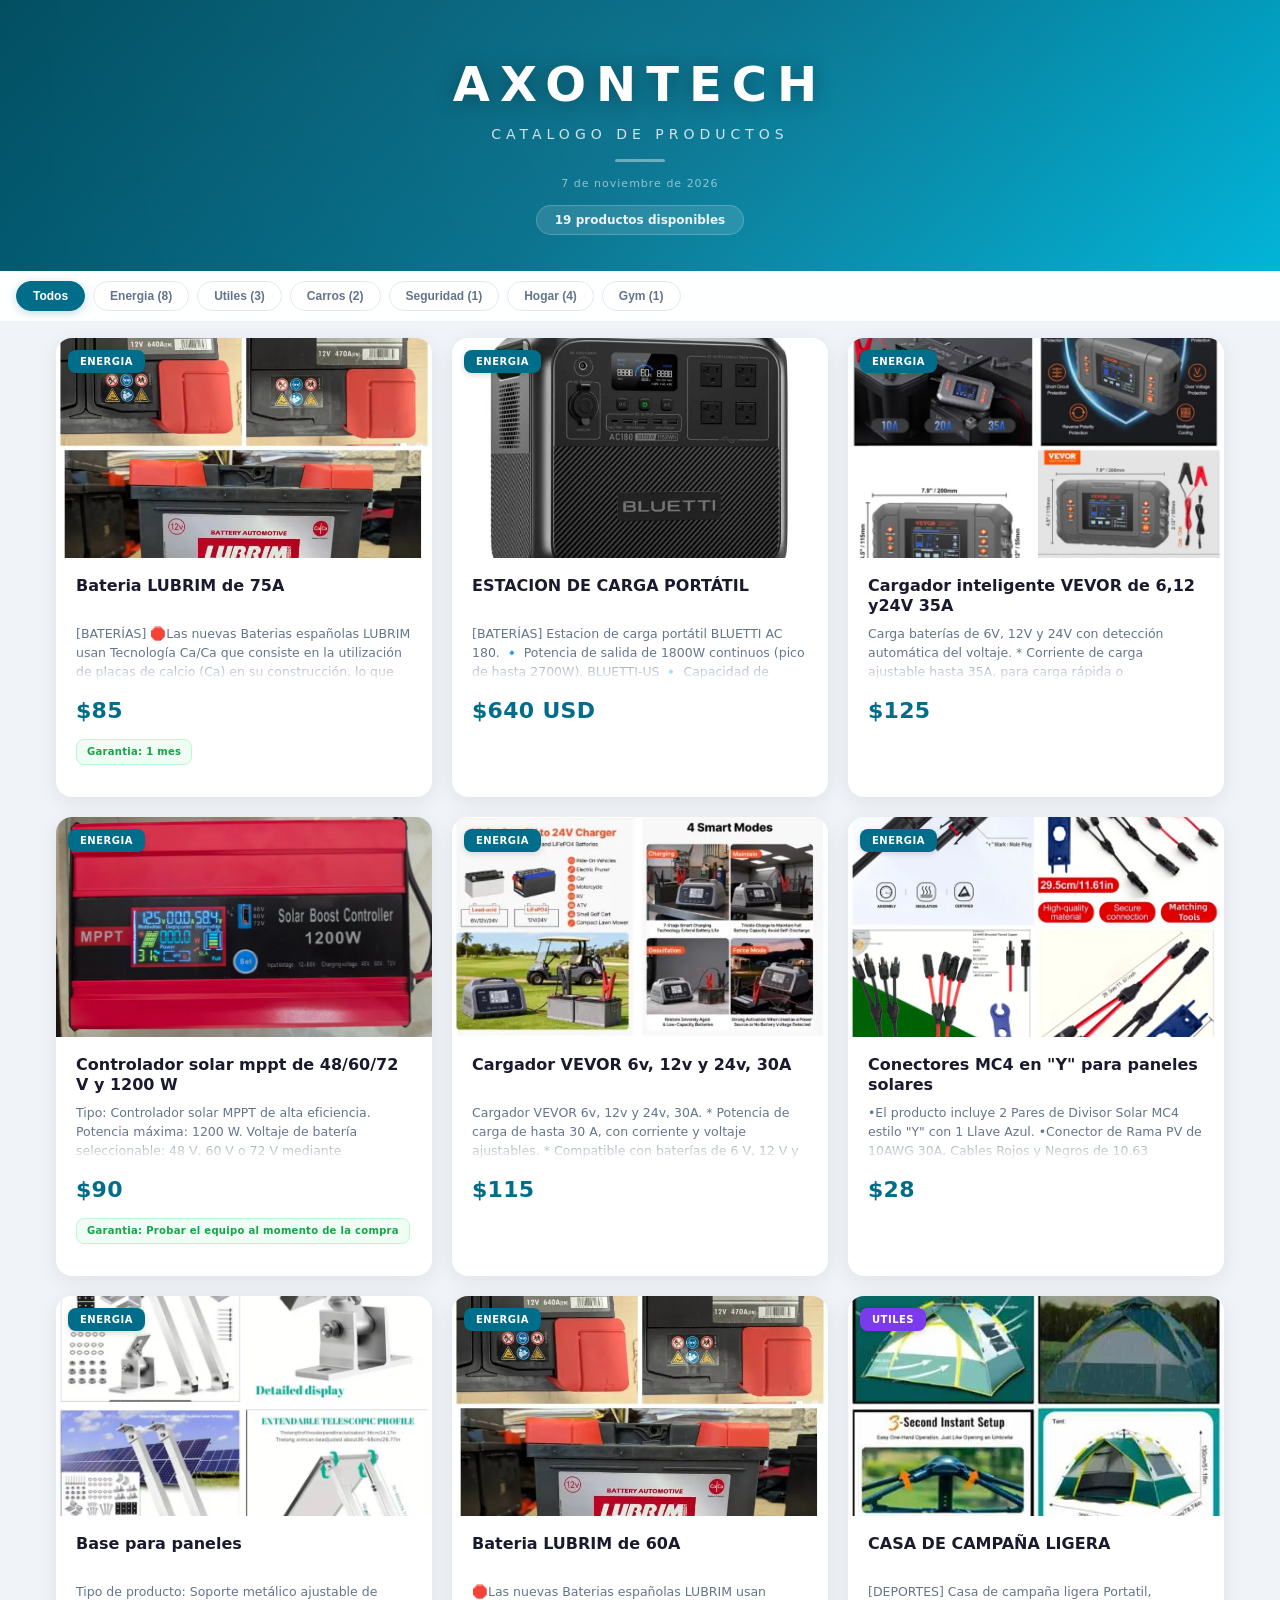
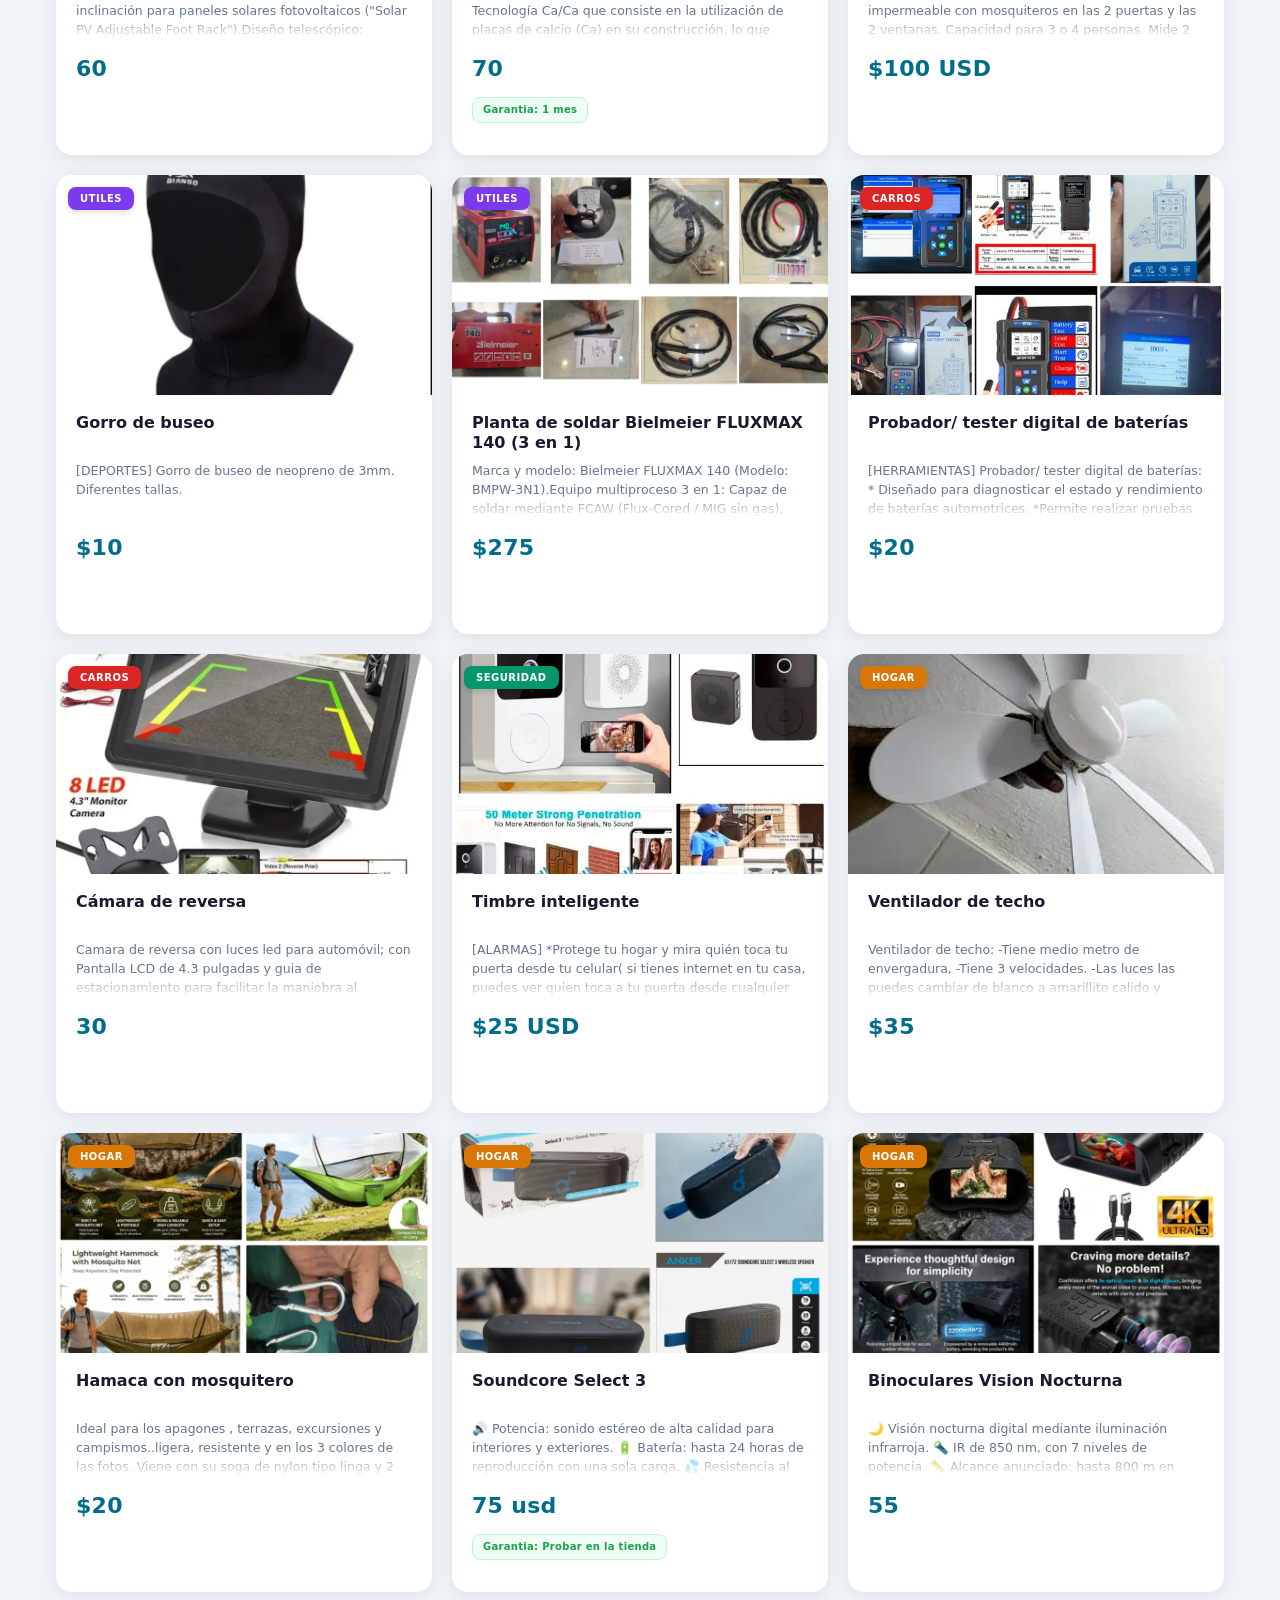
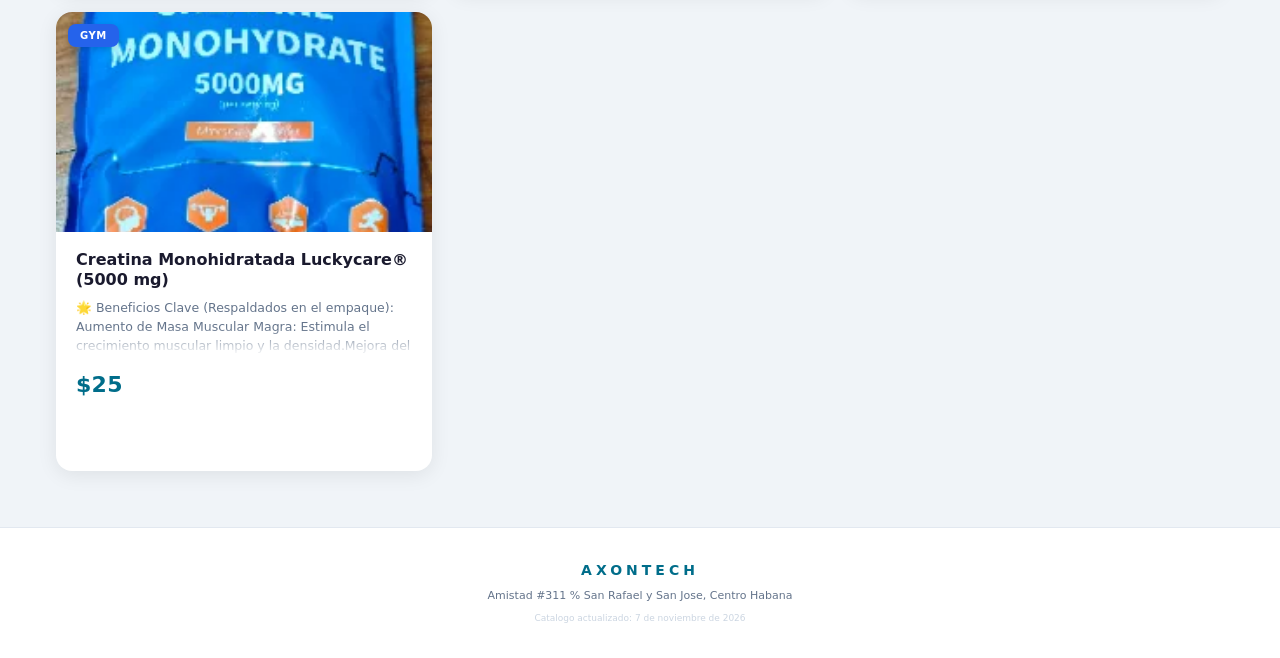
<file: catalogo.html>
<!DOCTYPE html><html lang="es"><head>
<meta charset="UTF-8"><meta name="viewport" content="width=device-width,initial-scale=1,maximum-scale=1">
<title>AXONTECH - Catalogo</title>
<link rel="icon" href="https://axontech92.github.io/AXONTECH/iconos/favicon-96.png">
<meta property="og:title" content="AXONTECH - Catalogo de Productos">
<meta property="og:description" content="Explora nuestros productos disponibles">
<meta property="og:type" content="website">
<style>
*{box-sizing:border-box;margin:0;padding:0;}
:root{--primary:#006d8a;--primary-dk:#004d60;--accent:#00b4d8;--bg:#f0f4f8;--card:#fff;--text:#1a1a2e;--muted:#64748b;--radius:16px;--shadow:0 4px 20px rgba(0,0,0,.08);}
body{font-family:'Segoe UI',-apple-system,BlinkMacSystemFont,system-ui,sans-serif;background:var(--bg);color:var(--text);line-height:1.5;min-height:100vh;-webkit-font-smoothing:antialiased;}
.hero{background:linear-gradient(135deg,var(--primary-dk) 0%,var(--primary) 50%,var(--accent) 100%);padding:48px 20px 36px;text-align:center;position:relative;overflow:hidden;}
.hero::before{content:'';position:absolute;top:-50%;left:-50%;width:200%;height:200%;background:radial-gradient(circle,rgba(255,255,255,.06) 0%,transparent 60%);animation:heroGlow 8s ease-in-out infinite alternate;}
@keyframes heroGlow{0%{transform:rotate(0deg)}100%{transform:rotate(360deg)}}
.hero-logo{font-size:48px;font-weight:900;color:#fff;letter-spacing:10px;text-shadow:0 2px 20px rgba(0,0,0,.3);position:relative;z-index:1;}
.hero-sub{font-size:14px;letter-spacing:5px;color:rgba(255,255,255,.8);font-weight:300;margin-top:4px;position:relative;z-index:1;}
.hero-line{width:50px;height:3px;background:rgba(255,255,255,.4);margin:14px auto;border-radius:2px;position:relative;z-index:1;}
.hero-info{font-size:11px;color:rgba(255,255,255,.55);letter-spacing:1px;position:relative;z-index:1;}
.hero-count{display:inline-block;background:rgba(255,255,255,.12);border:1px solid rgba(255,255,255,.2);border-radius:20px;padding:5px 18px;font-size:12px;color:rgba(255,255,255,.9);margin-top:12px;font-weight:600;position:relative;z-index:1;}
.nav{position:sticky;top:0;z-index:100;background:rgba(255,255,255,.92);backdrop-filter:blur(12px);-webkit-backdrop-filter:blur(12px);border-bottom:1px solid rgba(0,0,0,.06);padding:10px 16px;display:flex;gap:8px;overflow-x:auto;scrollbar-width:none;-webkit-overflow-scrolling:touch;}
.nav::-webkit-scrollbar{display:none;}
.nav-btn{padding:7px 16px;border-radius:20px;border:1.5px solid #e2e8f0;background:#fff;font-size:12px;font-weight:700;color:var(--muted);cursor:pointer;white-space:nowrap;transition:all .2s;}
.nav-btn:hover{border-color:var(--primary);color:var(--primary);}
.nav-btn.active{background:var(--primary);color:#fff;border-color:var(--primary);box-shadow:0 2px 8px rgba(0,109,138,.25);}
.container{max-width:1200px;margin:0 auto;padding:16px;}
.grid{display:grid;grid-template-columns:repeat(auto-fill,minmax(280px,1fr));gap:20px;}
.card{background:var(--card);border-radius:var(--radius);overflow:hidden;box-shadow:var(--shadow);transition:transform .25s,box-shadow .25s;position:relative;display:flex;flex-direction:column;}
.card:hover{transform:translateY(-4px);box-shadow:0 8px 30px rgba(0,0,0,.12);}
.card-img{height:220px;background:linear-gradient(145deg,#f8fafc,#eef2f7);display:flex;align-items:center;justify-content:center;overflow:hidden;position:relative;}
.card-img img{width:100%;height:100%;object-fit:cover;transition:transform .4s;}
.card:hover .card-img img{transform:scale(1.05);}
.card-img .no-img{font-size:64px;opacity:.25;}
.card-cat{position:absolute;top:12px;left:12px;color:#fff;padding:4px 12px;border-radius:8px;font-size:10px;font-weight:800;letter-spacing:.5px;text-transform:uppercase;box-shadow:0 2px 6px rgba(0,0,0,.15);}
.card-body{padding:18px 20px 20px;flex:1;display:flex;flex-direction:column;}
.card-name{font-weight:800;font-size:16px;color:var(--text);margin-bottom:6px;line-height:1.3;min-height:42px;}
.card-desc{font-size:12.5px;color:var(--muted);line-height:1.55;margin-bottom:12px;height:58px;overflow:hidden;position:relative;cursor:pointer;transition:max-height .3s ease;}
.card-desc.expanded{max-height:500px;}
.card-desc-fade{position:absolute;bottom:0;left:0;right:0;height:28px;background:linear-gradient(transparent,#fff);pointer-events:none;transition:opacity .3s;}
.card-desc.expanded+.card-desc-fade,.card-desc.expanded~.card-desc-fade{opacity:0;}
.card-price{font-weight:900;font-size:22px;color:var(--primary);margin-bottom:12px;letter-spacing:.3px;min-height:30px;}
.card-badges{display:flex;flex-wrap:wrap;gap:6px;margin-bottom:12px;min-height:26px;}
.badge{padding:4px 10px;border-radius:8px;font-size:10px;font-weight:700;letter-spacing:.3px;}
.badge-garantia{background:#f0fdf4;color:#16a34a;border:1px solid #bbf7d0;}
.wa-btn{display:flex;align-items:center;justify-content:center;gap:8px;width:100%;padding:12px;border:none;border-radius:12px;background:linear-gradient(135deg,#25d366,#128c7e);color:#fff;font-size:13px;font-weight:700;cursor:pointer;transition:all .2s;text-decoration:none;letter-spacing:.3px;margin-top:auto;}
.wa-btn:hover{transform:scale(1.02);box-shadow:0 4px 14px rgba(37,211,102,.35);}
.wa-btn:active{transform:scale(.98);}
.wa-icon{font-size:18px;}
.footer{text-align:center;padding:32px 20px;margin-top:40px;border-top:1px solid #e2e8f0;background:#fff;}
.footer-brand{font-size:14px;font-weight:900;color:var(--primary);letter-spacing:4px;margin-bottom:6px;}
.footer-addr{font-size:11px;color:var(--muted);line-height:1.6;}
.footer-gen{font-size:9px;color:#cbd5e1;margin-top:8px;}
.float-wa{position:fixed;bottom:24px;right:24px;width:56px;height:56px;border-radius:50%;background:#25d366;color:#fff;display:flex;align-items:center;justify-content:center;font-size:28px;box-shadow:0 4px 16px rgba(37,211,102,.4);cursor:pointer;z-index:999;transition:transform .2s;text-decoration:none;border:none;}
.float-wa:hover{transform:scale(1.1);}
.empty{text-align:center;padding:60px 20px;color:var(--muted);}
.empty-icon{font-size:48px;margin-bottom:12px;opacity:.5;}
.pmodal-bg{position:fixed;inset:0;z-index:2000;background:rgba(0,0,0,.55);backdrop-filter:blur(6px);-webkit-backdrop-filter:blur(6px);display:flex;align-items:center;justify-content:center;padding:16px;opacity:0;transition:opacity .25s;pointer-events:none;}
.pmodal-bg.show{opacity:1;pointer-events:auto;}
.pmodal{background:var(--card);border-radius:var(--radius);max-width:420px;width:100%;max-height:90vh;overflow-y:auto;box-shadow:0 20px 60px rgba(0,0,0,.3);transform:translateY(20px);transition:transform .25s;}
.pmodal-bg.show .pmodal{transform:translateY(0);}
.pmodal-img{width:100%;height:260px;object-fit:cover;display:block;}
.pmodal-noimg{width:100%;height:180px;display:flex;align-items:center;justify-content:center;font-size:64px;opacity:.2;background:linear-gradient(145deg,#f8fafc,#eef2f7);}
.pmodal-cat{display:inline-block;color:#fff;padding:4px 12px;border-radius:8px;font-size:10px;font-weight:800;letter-spacing:.5px;text-transform:uppercase;margin-bottom:8px;}
.pmodal-body{padding:20px 22px 24px;}
.pmodal-name{font-weight:800;font-size:20px;color:var(--text);margin-bottom:8px;line-height:1.3;}
.pmodal-desc{font-size:13.5px;color:var(--muted);line-height:1.65;margin-bottom:14px;}
.pmodal-price{font-weight:900;font-size:24px;color:var(--primary);margin-bottom:10px;}
.pmodal-badge{display:inline-block;padding:4px 12px;border-radius:8px;font-size:11px;font-weight:700;background:#f0fdf4;color:#16a34a;border:1px solid #bbf7d0;margin-bottom:16px;}
.pmodal-close{position:absolute;top:12px;right:12px;width:36px;height:36px;border-radius:50%;background:rgba(0,0,0,.45);color:#fff;border:none;font-size:18px;cursor:pointer;display:flex;align-items:center;justify-content:center;z-index:5;transition:background .2s;}
.pmodal-close:hover{background:rgba(0,0,0,.7);}
@media(max-width:640px){
  .hero{padding:36px 16px 28px;}
  .hero-logo{font-size:36px;letter-spacing:6px;}
  .hero-sub{font-size:11px;letter-spacing:3px;}
  .grid{grid-template-columns:1fr;gap:16px;}
  .card-img{height:200px;}
  .container{padding:12px;}
}
@media(min-width:641px) and (max-width:1024px){
  .grid{grid-template-columns:repeat(2,1fr);}
}
</style>
</head><body>
<div class="hero">
  <div class="hero-logo">AXONTECH</div>
  <div class="hero-sub">CATALOGO DE PRODUCTOS</div>
  <div class="hero-line"></div>
  <div class="hero-info">7 de noviembre de 2026</div>
  <div class="hero-count">19 productos disponibles</div>
</div>
<div class="nav" id="catNav"></div>
<div class="container"><div class="grid" id="productGrid"></div></div>
<div class="pmodal-bg" id="pmodalBg" onclick="if(event.target===this)closeProduct()">
  <div class="pmodal" style="position:relative;">
    <button class="pmodal-close" onclick="closeProduct()">&times;</button>
    <div id="pmodalContent"></div>
  </div>
</div>
<div class="footer">
  <div class="footer-brand">AXONTECH</div>
  <div class="footer-addr">Amistad #311 % San Rafael y San Jose, Centro Habana</div>
  <div class="footer-gen">Catalogo actualizado: 7 de noviembre de 2026</div>
</div>

<script>
var products=[{id:1778103783319,catId:20,name:"Bateria LUBRIM de 75A",desc:"[BATERÍAS]\n🛑Las  nuevas Baterias españolas  LUBRIM usan  Tecnología Ca/Ca que consiste en la utilización de placas de calcio (Ca) en su  construcción, lo que mejora su rendimiento y proporcionan una mayor potencia de arranque y una vida útil más prolongada en comparación con las tecnologías más antiguas, éstas baterias no requieren mantenimiento alguno, proporcionando una tranquilidad absoluta para nosotros y para nuestros clientes. Es llegar y montar!👌🏼\n\n⭕12v,  60 amperes ...... 70 USD\n \n⭕12v,  75 amperes ...... 85 USD\n\n⭕Un mes de garantía absoluta! 🫡",price:"$85",photo:"https://axontech92.github.io/AXONTECH/photos/img_1778103783319.webp",catName:"Energia",catColor:"#006d8a",garantia:"1 mes",waLink:""},{id:1778104924836,catId:20,name:"ESTACION DE CARGA PORTÁTIL",desc:"[BATERÍAS]\nEstacion de carga portátil \nBLUETTI AC 180.\n🔹 Potencia de salida de 1800W continuos (pico de hasta 2700W). \nBLUETTI-US\n🔹 Capacidad de batería de 1152Wh, ideal para respaldo y uso portátil. \nBLUETTI-US\n🔹 Batería LiFePO₄ (litio hierro fosfato), más segura y duradera. \nBLUETTI-US\n🔹 Más de 3500 ciclos de vida útil hasta el 80% de capacidad. \nBLUETTI-US\n🔹 Carga rápida: hasta 80% en aproximadamente 45 minutos.\n🔹 Entrada solar de hasta 500W, compatible con paneles solares. \nBLUETTI-US\n🔹 Múltiples salidas: AC, USB-A, USB-C (100W), 12V y carga inalámbrica. \nBLUETTI-US\n🔹 Inversor de onda sinusoidal pura, seguro para equipos sensibles. \nBLUETTI-US\n🔹 4 formas de recarga: enchufe, panel solar, vehículo o generador.\n🔹 Sistema de protección (BMS + MPPT) para mayor seguridad y eficiencia.",price:"$640 USD",photo:"https://axontech92.github.io/AXONTECH/photos/img_1778104924836.webp",catName:"Energia",catColor:"#006d8a",garantia:"",waLink:""},{id:1786160284390,catId:20,name:"Cargador inteligente VEVOR de 6,12 y24V 35A",desc:"Carga baterías de 6V, 12V y 24V con detección automática del voltaje.\n* Corriente de carga ajustable hasta 35A, para carga rápida o mantenimiento.\n* Compatible con baterías de plomo-ácido, AGM, GEL y LiFePO₄.\n* Modo de mantenimiento que conserva la batería en óptimas condiciones sin sobrecargarla.\n* Función de desulfatación, ideal para ayudar a recuperar baterías deterioradas.\n* Modo Force (Forzado) para cargar baterías con voltaje muy bajo.\n* Pantalla LCD inteligente con voltaje, amperaje, estado de carga y progreso en tiempo real.\n* Entrada universal 100-240V AC (50/60Hz), apto para uso en distintos países.\n* Sistema de refrigeración por ventilador, que mejora el rendimiento y la durabilidad.\n* Diseño compacto y portátil, con cable de alimentación de 3 metros para mayor comodidad.",price:"$125",photo:"https://axontech92.github.io/AXONTECH/photos/p-1786160284390-28622650.webp",catName:"Energia",catColor:"#006d8a",garantia:"",waLink:""},{id:1787089756274,catId:20,name:"Controlador solar mppt de 48/60/72 V y 1200 W",desc:"Tipo: Controlador solar MPPT de alta eficiencia.\nPotencia máxima: 1200 W.\nVoltaje de batería seleccionable: 48 V, 60 V o 72 V mediante interruptor.\nVoltaje de entrada solar indicado: 12–60 V DC.\nVoltajes de carga: compatibles con sistemas de 48 V, 60 V y 72 V.\nTecnología MPPT: aprovecha mejor la energía disponible de los paneles solares.\nPantalla LCD: muestra voltaje, corriente de carga, potencia y voltaje de carga.\nCorriente de carga: se ajusta automáticamente según la energía solar disponible y el sistema.\nIndicadores de estado: muestra información de carga, batería y funcionamiento del MPPT.\nAplicación: diseñado para sistemas solares de 48/60/72 V, especialmente bancos de baterías de mayor voltaje.",price:"$90",photo:"https://axontech92.github.io/AXONTECH/photos/p-1787089756274-f04ab9a3.webp",catName:"Energia",catColor:"#006d8a",garantia:"Probar el equipo al momento de la compra",waLink:""},{id:1787375387767,catId:20,name:"Cargador VEVOR 6v, 12v y 24v,  30A",desc:"Cargador VEVOR 6v, 12v y 24v,  30A.\n* Potencia de carga de hasta 30 A, con corriente y voltaje ajustables. \n* Compatible con baterías de 6 V, 12 V y 24 V. \n* Compatible con LiFePO₄ de 12/24 V y baterías de plomo-ácido.\n* Admite baterías AGM, GEL, EFB, MF, calcio y húmedas.\n* Carga inteligente de 7 etapas para optimizar el proceso de carga.\n* Incluye modo mantenimiento para conservar la batería con baja corriente.\n* Modo desulfatación para ayudar a recuperar baterías de plomo-ácido envejecidas.\n* Modo Force para intentar activar baterías con menos de 1%.\n* Pantalla LCD de 3,1\" que muestra voltaje, corriente, nivel y estado de la batería en tiempo real. \n* Incorpora protecciones contra sobrecarga, cortocircuito, polaridad inversa, sobrecalentamiento, baja temperatura y sobretensión.",price:"$115",photo:"https://axontech92.github.io/AXONTECH/photos/p-1787375387767-495c7dd5.webp",catName:"Energia",catColor:"#006d8a",garantia:"",waLink:""},{id:1788155221143,catId:20,name:"Conectores MC4 en  \"Y\" para paneles solares",desc:"•El producto incluye 2 Pares de Divisor Solar MC4 estilo \"Y\" con 1 Llave Azul.\n •Conector de Rama PV de 10AWG 30A, Cables Rojos y Negros de 10.63 Pulgadas.\n •Conector Paralelo 2 en 1 con Cierre a Presión para expansión de Sistema Fotovoltaico.",price:"$28",photo:"https://axontech92.github.io/AXONTECH/photos/p-1788155221143-2be6777c.webp",catName:"Energia",catColor:"#006d8a",garantia:"",waLink:""},{id:1790958942707,catId:20,name:"Base para paneles",desc:"​Tipo de producto: Soporte metálico ajustable de inclinación para paneles solares fotovoltaicos (\"Solar PV Adjustable Foot Rack\").  \n​Diseño telescópico: Cuenta con perfiles ajustables extendibles que permiten adaptar la altura y el ángulo de montaje.  \n​Dimensiones de los brazos: El brazo o soporte base mide aproximadamente 36 cm (14.17 in) y la extensión ajustable alcanza de 36 cm a 68 cm (26.77 in).  \n​Mecanismo de inclinación: Incorpora articulaciones y bisagras pivotantes que permiten inclinar el panel solar hacia la dirección óptima de radiación solar.  \n​Material y acabado: Estructura de aluminio duradero con acabado metálico plateado para resistencia a la intemperie.  \n​Kit de herrajes completo: Incluye tornillería, pernos, tuercas, arandelas y placas de fijación para el ensamble.  \n​Bases de fijación: Dispone de bases metálicas con perforaciones para atornillar el soporte sólidamente a la superficie deseada.  \n​Compatibilidad: Diseñado para montarse en techos, suelo o estructuras planas para paneles fotovoltaicos individuales o en serie.  \n​Soportes en L y esquineros: Incluye escuadras metálicas para reforzar la unión y firmeza de la estructura.  \n​Facilidad de ajuste: Los brazos extendibles incorporan perillas/tornillos de ajuste que facilitan cambiar la longitud manualmente según las necesidades de instalación.",price:"60",photo:"https://axontech92.github.io/AXONTECH/photos/p-1790958942707-a5598934.webp",catName:"Energia",catColor:"#006d8a",garantia:"",waLink:""},{id:1792810400472,catId:20,name:"Bateria LUBRIM de 60A",desc:"🛑Las  nuevas Baterias españolas  LUBRIM usan  Tecnología Ca/Ca que consiste en la utilización de placas de calcio (Ca) en su  construcción, lo que mejora su rendimiento y proporcionan una mayor potencia de arranque y una vida útil más prolongada en comparación con las tecnologías más antiguas, éstas baterias no requieren mantenimiento alguno, proporcionando una tranquilidad absoluta para nosotros y para nuestros clientes. Es llegar y montar!👌🏼",price:"70",photo:"https://axontech92.github.io/AXONTECH/photos/p-1792810400472-8d7e2ef6.webp",catName:"Energia",catColor:"#006d8a",garantia:"1 mes",waLink:""},{id:1778820912552,catId:40,name:"CASA DE CAMPAÑA LIGERA",desc:"[DEPORTES]\nCasa de campaña ligera\nPortatil, impermeable con mosquiteros  en las  2 puertas y las  2 ventanas. Capacidad para 3 o 4 personas. Mide 2 metros de ancho, 2 metros de largo y 1.30 metros de altura, facil de armar y desarmar. Repele el agua y los rayos del sol. \nTu compañera de aventuras perfecto para playas, campismos y excursiones!",price:"$100 USD",photo:"https://axontech92.github.io/AXONTECH/photos/img_1778820912552.webp",catName:"Utiles",catColor:"#7c3aed",garantia:"",waLink:""},{id:1780887557334,catId:40,name:"Gorro de buseo",desc:"[DEPORTES]\nGorro de buseo de neopreno de 3mm. Diferentes tallas.",price:"$10",photo:"https://axontech92.github.io/AXONTECH/photos/p-1780887557334-38b7381d.webp",catName:"Utiles",catColor:"#7c3aed",garantia:"",waLink:""},{id:1787114047916,catId:40,name:"Planta de soldar Bielmeier FLUXMAX 140 (3 en 1)",desc:"Marca y modelo: Bielmeier FLUXMAX 140 (Modelo: BMPW-3N1).\n​Equipo multiproceso 3 en 1: Capaz de soldar mediante FCAW (Flux-Cored / MIG sin gas), MMA (Electrodo revestido) y Lift TIG.\n​Voltaje de alimentación: Funciona con entrada de 110VAC.\n​Rango de corriente: Rango de amperaje regulable de 35A a 140A (dependiendo del proceso de soldadura).\n​Sistema sinérgico (Synergy System): Ajuste inteligente y automatizado (AUTO) para facilitar la configuración de parámetros.\n​Capacidad de carrete: Diseñado para alojar carretes de alambre de 1 kg.\n​Compatibilidad de microalambre (MIG/FCAW): Soporta diámetros de alambre de 0.030\", 0.035\" y 0.040\".\n​Ciclo de trabajo (Duty Cycle): Ofrece un ciclo del 20% a su máxima potencia (140A) y alcanza el 100% de trabajo continuo a 80A.\n​Protección térmica integrada: Cuenta con sistema de protección interna contra sobrecalentamiento y enfriamiento automático mediante ventilador.\n​Diseño compacto y portátil: Chasis metálico ligero en color rojo con asa superior integrada para transporte fácil y cómodo en sitio.\n🔴El equipo incluye :\n \n* Planta de soldar Bielmieier FLUXmax-140 \n* Pinzas de tierra y de soldar con sus cables de 1m cada una.\n*  _ 1 rollo de alambre para soldar de 8mm, 0.45kg\n* Antorcha de soldadura Mig varias boquillas conductoras de cobre mig/ mag 0.8 y 1mm\n* Antorcha de soldadura TIG con electrodos y accesorios intercambiables.\n* 5 varillas de soldar 6013\n* Un martillo quita escoria con cepillo de alambre\n* Manual técnico con cepillo de alambre del equipo.",price:"$275",photo:"https://axontech92.github.io/AXONTECH/photos/p-1787114047916-ce51532d.webp",catName:"Utiles",catColor:"#7c3aed",garantia:"",waLink:""},{id:1781365019871,catId:50,name:"Probador/ tester  digital de baterías",desc:"[HERRAMIENTAS]\nProbador/ tester  digital de baterías: \n * Diseñado para diagnosticar el estado y rendimiento de baterías automotrices.\n\n*Permite realizar pruebas de batería para conocer su capacidad, voltaje y estado *general.\nIncluye función Load Test para verificar el comportamiento de la batería bajo carga.\n*Realiza pruebas del sistema de arranque (Start Test) para evaluar el motor de arranque.\n*Cuenta con función Charge  Test para analizar el funcionamiento del sistema de carga del vehículo.\n*Pantalla a color que muestra los resultados de forma clara y fácil de interpretar.\n*Navegación sencilla mediante botones direccionales y tecla de confirmación (OK).\n*Compatible con baterías de 12 V utilizadas en automóviles, motocicletas y algunos sistemas auxiliares.\n*Incorpora pinzas de conexión robustas para una lectura segura y precisa de la batería.\n*Equipo portátil y ligero, ideal para talleres mecánicos, técnicos automotrices y uso doméstico.",price:"$20",photo:"https://axontech92.github.io/AXONTECH/photos/img_1781365019871.webp",catName:"Carros",catColor:"#dc2626",garantia:"",waLink:""},{id:1792811595295,catId:50,name:"Cámara de reversa",desc:"Camara de reversa con luces led  para automóvil;  con \nPantalla LCD de 4.3 pulgadas y  guia de estacionamiento para facilitar la maniobra al parquear o retroceder.\nLa pantalla posee soporte ajustable para colocarla en el tablero del vehículo.\nConexión de video RCA para transmitir la imagen de la cámara a la pantalla.\nCableado de conexión incluido para facilitar la instalación.\nAlimentación mediante toma de 12 V.\nDiseño compacto y práctico que ocupa poco espacio en el tablero.",price:"30",photo:"https://axontech92.github.io/AXONTECH/photos/p-1792811595295-add27c26.webp",catName:"Carros",catColor:"#dc2626",garantia:"",waLink:""},{id:1778384840618,catId:80,name:"Timbre inteligente",desc:"[ALARMAS]\n*Protege tu hogar y mira quién toca tu puerta desde tu celular( si tienes internet en tu casa, puedes ver quien toca a tu puerta desde cualquier parte)\n*Recibe alertas en tu teléfono cuando alguien llegue a tu puerta.\n*Habla con tus visitas aunque no estés en casa.\n*Fácil de instalar, inalámbrico y con visión nocturna.\n*Bateria integrada recargable sin necesidad de cableado. *Largo alcance de 50 metros aproximadamente \n*Vision nocturna y sensor de movimiento intergrado\n*Color negro.\n*Captura de imagenes y audio bidireccional",price:"$25 USD",photo:"https://axontech92.github.io/AXONTECH/photos/img_1778384840618.webp",catName:"Seguridad",catColor:"#059669",garantia:"",waLink:""},{id:1781365135486,catId:90,name:"Ventilador de techo",desc:"Ventilador de techo:\n\n-Tiene medio metro de envergadura, \n-Tiene 3 velocidades.\n-Las luces las puedes cambiar de blanco a amarillito calido y regular la intensidad como desees.\n-Memoriza la última configuración al encender y apagar el interruptor.\n-Trae su mando para ajustarlo desde tu asiento.",price:"$35",photo:"https://axontech92.github.io/AXONTECH/photos/img_1781365135486.webp",catName:"Hogar",catColor:"#d97706",garantia:"",waLink:""},{id:1786160676965,catId:90,name:"Hamaca con mosquitero",desc:"Ideal para los apagones , terrazas, excursiones y campismos..ligera, resistente y en los 3 colores de las fotos. Viene con su soga de nylon tipo linga y 2 mosquetones metálicos para facilitar su fácil colocación y viene con bolsillo también para las pertenencias y el celular.",price:"$20",photo:"https://axontech92.github.io/AXONTECH/photos/p-1786160676965-b34f4749.webp",catName:"Hogar",catColor:"#d97706",garantia:"",waLink:""},{id:1788809267605,catId:90,name:"Soundcore Select 3",desc:"🔊 Potencia: sonido estéreo de alta calidad para interiores y exteriores.\n🔋 Batería: hasta 24 horas de reproducción con una sola carga.\n💦 Resistencia al agua: certificación IPX7, apto para lluvia y salpicaduras.\n🎵 Tecnología BassUp: refuerza los graves para un sonido más potente.\n📡 Conectividad: Bluetooth para conexión inalámbrica con teléfonos y otros dispositivos.\n🔗 PartyCast: permite conectar varios altavoces compatibles para ampliar el sonido.\n🎚️ Controles integrados: botones físicos para volumen, reproducción y conexión.\n👜 Diseño portátil: tamaño compacto y fácil de transportar.\n🎤 Micrófono integrado: permite realizar llamadas mediante el altavoz.\n🛡️ Construcción resistente: diseñado para acompañarte en actividades al aire libre.",price:"75 usd",photo:"https://axontech92.github.io/AXONTECH/photos/p-1788809267605-4cfdb190.webp",catName:"Hogar",catColor:"#d97706",garantia:"Probar en la tienda",waLink:""},{id:1790963079882,catId:90,name:"Binoculares Vision Nocturna",desc:"🌙 Visión nocturna digital mediante iluminación infrarroja.\n🔦 IR de 850 nm, con 7 niveles de potencia.\n📏 Alcance anunciado: hasta 800 m en condiciones favorables. �\nProm.ua +1\n🔍 Zoom digital 10×.\n📹 Video 4K Ultra HD.\n📸 Fotos hasta 40 MP.\n🖥️ Pantalla IPS de 3 pulgadas.\n🔋 Batería de 2600 mAh, recargable por USB-C.\n💾 Compatible con microSD hasta 128 GB.\n📐 Rosca 1/4\" para trípode.\n☀️ Puede utilizarse de día y de noche.\n🏕️ Orientado a observación de naturaleza, camping, vigilancia, pesca y actividades al aire libre. �\nOLX\nOjo con los 800 metros: es una cifra anunciada por los vendedores; el alcance útil real para identificar claramente un objeto/persona será menor y dependerá mucho de la oscuridad, clima y tamaño/reflectividad del objetivo.",price:"55",photo:"https://axontech92.github.io/AXONTECH/photos/p-1790963079882-0eb05a5d.webp",catName:"Hogar",catColor:"#d97706",garantia:"",waLink:""},{id:1781377297283,catId:130,name:"Creatina Monohidratada Luckycare® (5000 mg)",desc:"​🌟 Beneficios Clave (Respaldados en el empaque):\n​Aumento de Masa Muscular Magra: Estimula el crecimiento muscular limpio y la densidad.\n​Mejora del Rendimiento Atlético: Eleva tus niveles de energía y potencia en entrenamientos de alta intensidad.\n​Recuperación Muscular Optimizada: Reduce el tiempo de fatiga y acelera la reconstrucción de las fibras musculares.\n​Función Cerebral Óptima: Apoya la claridad mental y el enfoque durante tus actividades diarias y entrenamientos.\n​✨ Especificaciones del producto:\n​Marca: Luckycare®\n​Dosis por Servicio: 5000 mg (5g) de pura creatina monohidratada por porción.\n​Formato: Polvo Micronizado (Micronized Powder), ideal para mezclar fácilmente con agua, jugo o tu batido de proteína sin dejar grumos.\n​Contenido Neto: 500g (¡Rinde para 100 servicios de 5g!).",price:"$25",photo:"https://axontech92.github.io/AXONTECH/photos/p-1781377297283-cc909b2a.webp",catName:"Gym",catColor:"#2563eb",garantia:"",waLink:""},];
var catNames=[{id:10,name:"Wifi",color:'#006d8a'},{id:20,name:"Energia",color:'#7c3aed'},{id:30,name:"Celulares",color:'#dc2626'},{id:40,name:"Utiles",color:'#059669'},{id:50,name:"Carros",color:'#d97706'},{id:80,name:"Seguridad",color:'#2563eb'},{id:90,name:"Hogar",color:'#be185d'},{id:100,name:"Juegos",color:'#475569'},{id:130,name:"Gym",color:'#006d8a'}];
var activeCat=null;
function escapeHTML(s){if(s===null||s===undefined)return '';return String(s).replace(/&/g,'&amp;').replace(/</g,'&lt;').replace(/>/g,'&gt;').replace(/"/g,'&quot;').replace(/'/g,'&#039;');}
function renderNav(){
  var n=document.getElementById('catNav');
  var h='<button class="nav-btn active" onclick="filterCat(null,this)">Todos</button>';
  catNames.forEach(function(c){
    var count=products.filter(function(p){return p.catId===c.id}).length;
    if(count) h+='<button class="nav-btn" onclick="filterCat('+c.id+',this)">'+escapeHTML(c.name)+' ('+count+')</button>';
  });
  n.innerHTML=h;
}
function filterCat(id,btn){
  activeCat=id;
  document.querySelectorAll('.nav-btn').forEach(function(b){b.classList.remove('active')});
  if(btn)btn.classList.add('active');
  renderGrid();
}
var PHOTO_RE=/^(https?:|data:image|photos\.|.\/photos\.)/i;
function renderGrid(){
  var g=document.getElementById('productGrid');
  var filtered=activeCat!==null?products.filter(function(p){return p.catId===activeCat}):products;
  if(!filtered.length){g.innerHTML='<div class="empty"><div class="empty-icon">&#128230;</div><div>No hay productos en esta categoria</div></div>';return;}
  g.innerHTML=filtered.map(function(p){
    var s='<div class="card" onclick="openProduct('+p.id+')" style="cursor:pointer;">';
    s+='<div class="card-img">';
    // Validate photo URL — only allow http(s) and data URIs
    if(p.photo && PHOTO_RE.test(p.photo)){s+='<img src="'+escapeHTML(p.photo)+'" data-img="1" loading="lazy">';}
    s+='<div class="no-img" style="'+(p.photo?'display:none':'')+'">&#128230;</div>';
    if(p.catName){s+='<div class="card-cat" style="background:'+escapeHTML(p.catColor)+'">'+escapeHTML(p.catName)+'</div>';}
    s+='</div><div class="card-body">';
    s+='<div class="card-name">'+escapeHTML(p.name)+'</div>';
    s+='<div class="card-desc">'+escapeHTML(p.desc||'')+'<div class="card-desc-fade"></div></div>';
    s+='<div class="card-price">'+escapeHTML(p.price||'')+'</div>';
    s+='<div class="card-badges">';
    if(p.garantia){s+='<span class="badge badge-garantia">Garantia: '+escapeHTML(p.garantia)+'</span>';}
    s+='</div>';
    if(p.waLink){s+='<a class="wa-btn" href="'+escapeHTML(p.waLink)+'" target="_blank" onclick="event.stopPropagation();"><span class="wa-icon">&#128172;</span>Pedir por WhatsApp</a>';}
    // FIX: sin número de WhatsApp configurado la tarjeta no muestra nada.
    // Antes ponía una placa gris "No disponible" que confundía: el producto
    // SÍ está disponible, solo falta el número en ⚙️ Config → Teléfonos.
    s+='</div></div>';
    return s;
  }).join('');
}
function openProduct(id){
  var p=products.find(function(x){return x.id===id});if(!p)return;
  var c=document.getElementById('pmodalContent');
  var h='';
  if(p.photo && PHOTO_RE.test(p.photo)){h+='<img class="pmodal-img" src="'+escapeHTML(p.photo)+'" data-img="1"><div class="pmodal-noimg" style="display:none">&#128230;</div>';}
  else{h+='<div class="pmodal-noimg">&#128230;</div>';}
  h+='<div class="pmodal-body">';
  if(p.catName){h+='<div class="pmodal-cat" style="background:'+escapeHTML(p.catColor)+'">'+escapeHTML(p.catName)+'</div>';}
  h+='<div class="pmodal-name">'+escapeHTML(p.name)+'</div>';
  if(p.desc){h+='<div class="pmodal-desc">'+escapeHTML(p.desc)+'</div>';}
  if(p.price){h+='<div class="pmodal-price">'+escapeHTML(p.price)+'</div>';}
  if(p.garantia){h+='<div class="pmodal-badge">Garantia: '+escapeHTML(p.garantia)+'</div>';}
  if(p.waLink){h+='<a class="wa-btn" href="'+escapeHTML(p.waLink)+'" target="_blank"><span class="wa-icon">&#128172;</span>Pedir por WhatsApp</a>';}
  h+='</div>';
  c.innerHTML=h;
  document.getElementById('pmodalBg').classList.add('show');
}
function closeProduct(){document.getElementById('pmodalBg').classList.remove('show');}
document.addEventListener('error',function(e){var t=e.target;if(t.tagName==='IMG'&&t.dataset.img){t.style.display='none';if(t.nextElementSibling)t.nextElementSibling.style.display='flex';}},true);
renderNav();renderGrid();
</script>
</body></html>
</file>
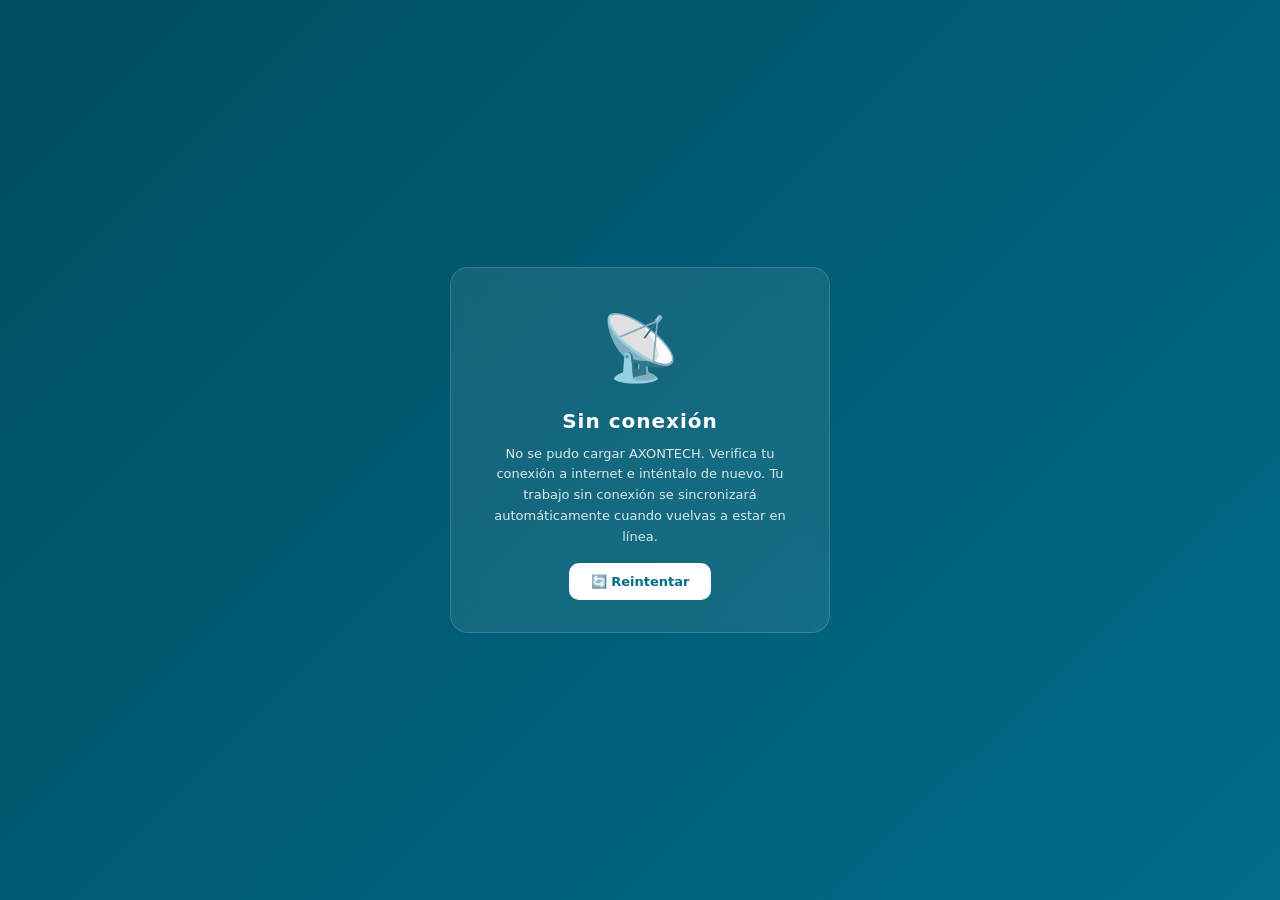
<file: offline.html>
<!DOCTYPE html>
<html lang="es">
<head>
  <meta charset="UTF-8">
  <meta name="viewport" content="width=device-width, initial-scale=1.0">
  <title>AXONTECH · Sin conexión</title>
  <link rel="stylesheet" href="./app.css?v=15">
  <style>
    body{
      display:flex;align-items:center;justify-content:center;
      min-height:100vh;background:linear-gradient(135deg,var(--blue-dk),var(--blue));
      color:#fff;text-align:center;padding:20px;
    }
    .offline-box{
      background:rgba(255,255,255,.08);border:1px solid rgba(255,255,255,.15);
      border-radius:18px;padding:32px 28px;max-width:380px;backdrop-filter:blur(10px);
    }
    .offline-icon{font-size:64px;margin-bottom:10px;}
    h1{font-size:20px;font-weight:800;letter-spacing:1px;margin-bottom:8px;}
    p{font-size:13px;color:rgba(255,255,255,.85);line-height:1.6;margin-bottom:16px;}
    .btn-retry{
      background:#fff;color:var(--blue);border:none;border-radius:10px;
      padding:11px 22px;font-size:13px;font-weight:800;cursor:pointer;
      transition:transform .15s;
    }
    .btn-retry:hover{transform:scale(1.03);}
  </style>
</head>
<body>
  <div class="offline-box">
    <div class="offline-icon">📡</div>
    <h1>Sin conexión</h1>
    <p>No se pudo cargar AXONTECH. Verifica tu conexión a internet e inténtalo de nuevo. Tu trabajo sin conexión se sincronizará automáticamente cuando vuelvas a estar en línea.</p>
    <button class="btn-retry" onclick="window.location.reload()">🔄 Reintentar</button>
  </div>
</body>
</html>
</file>
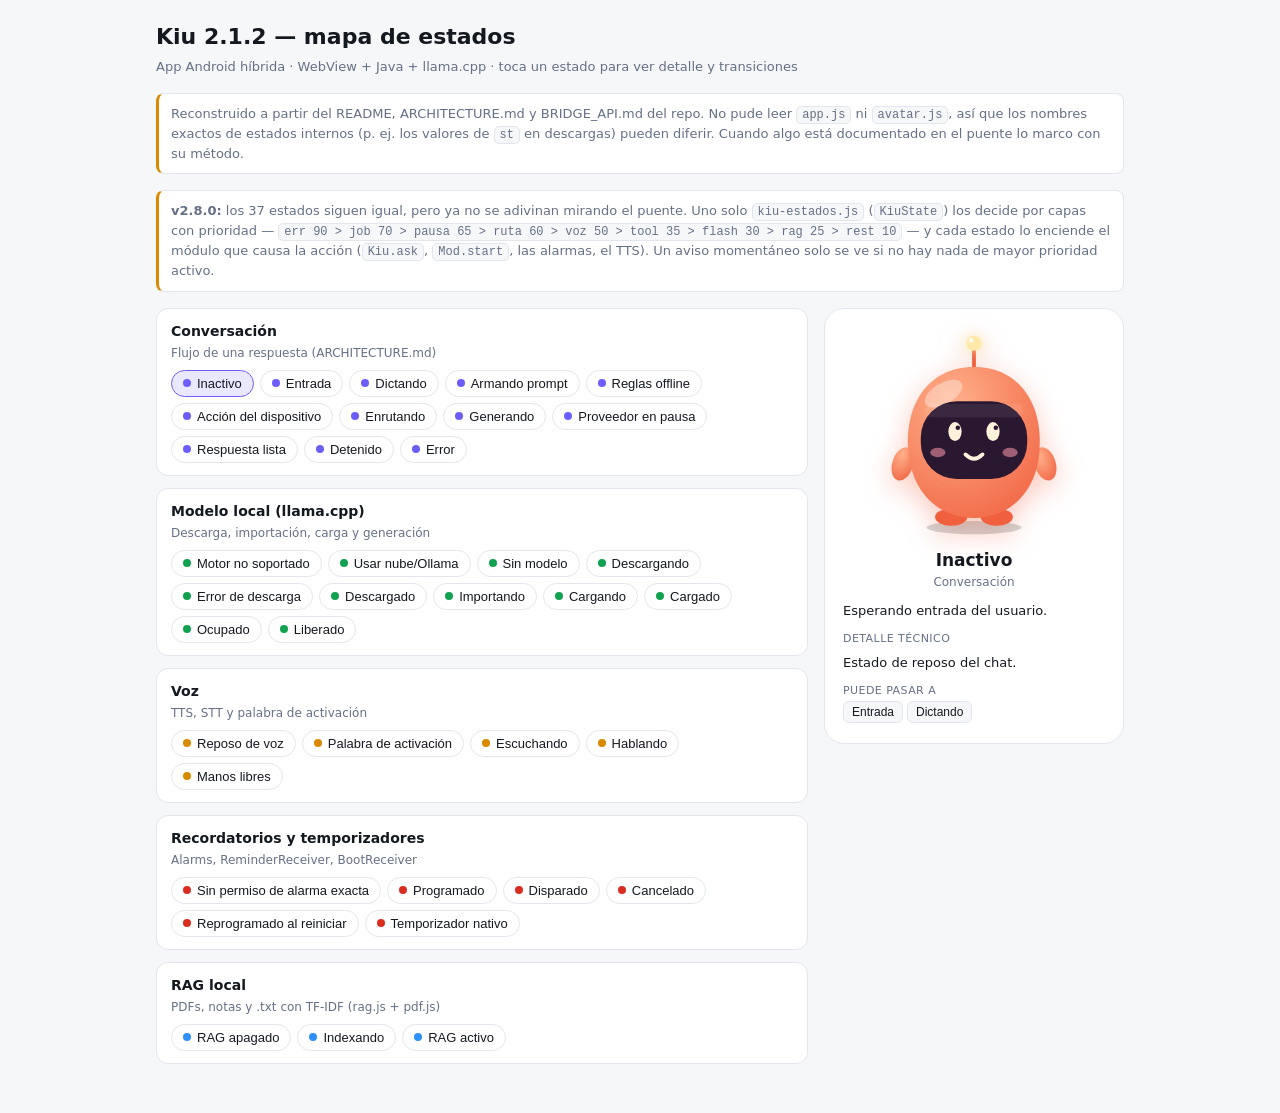
<file: kiu/docs/kiu-estados.html>
<!DOCTYPE html>
<html lang="es"><head><meta charset="utf-8">
<meta name="viewport" content="width=device-width, initial-scale=1, viewport-fit=cover">
<title>Kiu — mapa de estados</title>
<style>
:root{--bg:#f6f7f9;--card:#fff;--tx:#14181f;--mu:#667085;--bd:#e3e6ec;--ac:#6d5efc;--ok:#12a150;--wa:#d98a00;--er:#d92d20;box-sizing:border-box;padding-top:env(safe-area-inset-top,0px);padding-bottom:env(safe-area-inset-bottom,0px)}
@media (prefers-color-scheme:dark){:root:not([data-theme="light"]){--bg:#0f1218;--card:#181c25;--tx:#eceff4;--mu:#98a2b3;--bd:#272c38;--ac:#8b80ff}}
:root[data-theme="dark"]{--bg:#0f1218;--card:#181c25;--tx:#eceff4;--mu:#98a2b3;--bd:#272c38;--ac:#8b80ff}
html{scroll-padding-top:env(safe-area-inset-top,0px)}
*{box-sizing:border-box}
body{margin:0;background:var(--bg);color:var(--tx);font:15px/1.5 system-ui,-apple-system,"Segoe UI",sans-serif}
main{max-width:1000px;margin:0 auto;padding:20px 16px 40px}
h1{font-size:22px;margin:0 0 4px}.sub{color:var(--mu);margin:0 0 16px;font-size:13px}
.note{background:var(--card);border:1px solid var(--bd);border-left:3px solid var(--wa);border-radius:8px;padding:10px 12px;font-size:13px;color:var(--mu);margin-bottom:16px}
.grid{display:grid;grid-template-columns:1fr 300px;gap:16px;align-items:start}
@media(max-width:760px){.grid{grid-template-columns:1fr}.panel{order:-1;position:sticky!important;top:env(safe-area-inset-top,0px);z-index:2}}
.grp{background:var(--card);border:1px solid var(--bd);border-radius:12px;padding:12px 14px;margin-bottom:12px}
.grp h2{font-size:14px;margin:0 0 2px}.grp p{margin:0 0 8px;color:var(--mu);font-size:12px}
.chips{display:flex;flex-wrap:wrap;gap:6px}
.chip{border:1px solid var(--bd);background:transparent;color:var(--tx);border-radius:999px;padding:5px 11px;font-size:13px;cursor:pointer;display:flex;align-items:center;gap:6px}
.chip i{width:8px;height:8px;border-radius:50%;display:inline-block}
.chip.on{border-color:var(--ac);background:color-mix(in srgb,var(--ac) 14%,transparent)}
.panel{position:sticky;top:16px;background:var(--card);border:1px solid var(--bd);border-radius:20px;padding:18px}
.bot{position:relative;width:190px;height:209px;margin:2px auto 10px;--c1:#ffb08a;--c2:#f0603f;--gl:#ffe9a8}
.bot svg{width:100%;height:100%;overflow:visible;filter:drop-shadow(0 8px 14px color-mix(in srgb,var(--c2) 35%,transparent))}
.bot .la{--s:1;transform-origin:38px 124px}.bot .ra{--s:-1;transform-origin:162px 124px}
.bot .ant{transform-origin:100px 44px}.bot .bd{transform-origin:100px 199px}
.bot .bulb,.bot .eye,.bot .mo,.bot .sp,.bot .pl{transform-box:fill-box;transform-origin:center}
.bot .bulb{filter:drop-shadow(0 0 6px var(--gl))}
.bot .eye{animation:bl 4.5s infinite}
.bot{transform-origin:100px 205px}
/* cuerpo */
.b-fl{animation:fl 4s ease-in-out infinite}.b-nd{animation:nd 1.2s ease-in-out infinite}.b-sw{animation:sw 2s ease-in-out infinite}.b-sd{animation:sd 2.4s ease-in-out infinite}
.b-tk{animation:tk 1s steps(1) infinite}.b-bn{animation:bn .8s ease-out infinite}.b-wk{animation:wk .5s ease-in-out infinite}.b-tr{animation:tr .12s linear infinite}
.b-bw{animation:bw 2s ease-in-out infinite}.b-jp{animation:jp 1s ease-out infinite}.b-sh{animation:sh 1.6s infinite}.b-no{animation:no .5s ease-in-out infinite}
.b-ro{animation:ro 2.2s ease-in-out infinite}.b-sq{animation:sq 3s ease-in-out infinite}.b-sk{animation:sk 4s ease-in-out infinite}.b-hp{animation:hp .6s ease-out infinite}
.b-tw{animation:tw 2.4s ease-in-out infinite}.b-pu{animation:pu 1s ease-in-out infinite}.b-br{animation:br 3.5s ease-in-out infinite}.b-ds{animation:ds .7s ease-in-out infinite}
.b-jt{animation:jt .2s linear infinite}.b-zg{animation:zg 1.2s ease-in-out infinite}.b-ld{animation:ld 3s ease-in-out infinite}.b-ls{animation:ls 3s ease-in-out infinite}
.b-vb{animation:vb .08s linear infinite}.b-tb{animation:tb .45s ease-in-out infinite alternate}.b-cr{animation:cr 1.2s ease-in-out infinite}.b-rb{animation:rb 2.4s ease-out infinite}
@keyframes fl{50%{transform:translateY(-6px)}}@keyframes nd{50%{transform:translateY(3px) rotate(3deg)}}@keyframes sw{25%{transform:translateX(-4px) rotate(-2deg)}75%{transform:translateX(4px) rotate(2deg)}}
@keyframes sd{50%{transform:translateX(12px)}0%,100%{transform:translateX(-12px)}}@keyframes tk{0%{transform:rotate(-5deg)}50%{transform:rotate(5deg)}}
@keyframes bn{50%{transform:translateY(-12px)}}@keyframes wk{25%{transform:rotate(-6deg)}75%{transform:rotate(6deg)}}@keyframes tr{50%{transform:translateX(1.4px)}}
@keyframes bw{50%{transform:rotate(7deg) scaleY(.97)}}@keyframes jp{30%{transform:translateY(-24px) scale(.95,1.08)}60%{transform:translateY(0) scale(1.06,.94)}}
@keyframes sh{5%{transform:translateX(-7px)}15%{transform:translateX(7px)}25%{transform:translateX(-5px)}35%{transform:translateX(5px)}45%{transform:none}}
@keyframes no{25%{transform:rotate(-8deg)}75%{transform:rotate(8deg)}}@keyframes ro{25%{transform:rotate(-10deg)}75%{transform:rotate(10deg)}}
@keyframes sq{50%{transform:scale(1.05,.92)}}@keyframes sk{30%,70%{transform:translateY(8px) scale(1.03,.94)}}@keyframes hp{40%{transform:translateY(-7px)}}
@keyframes tw{40%{transform:scaleX(-1)}50%{transform:scaleX(-1)}90%{transform:scaleX(1)}}@keyframes pu{50%{transform:scale(1.05)}}@keyframes br{50%{transform:scale(1.02,.985)}}
@keyframes ds{25%{transform:rotate(-7deg) translateY(-5px)}75%{transform:rotate(7deg) translateY(-5px)}}@keyframes jt{25%{transform:translate(2px,-1px)}75%{transform:translate(-2px,1px)}}
@keyframes zg{25%{transform:translateX(9px) rotate(5deg)}75%{transform:translateX(-9px) rotate(-5deg)}}@keyframes ld{50%{transform:translateY(-3px) scale(1.04)}}
@keyframes ls{0%,100%{transform:rotate(6deg)}50%{transform:rotate(6deg) scale(1.03)}}@keyframes vb{50%{transform:translate(3px,-2px) rotate(3deg)}}
@keyframes tb{to{transform:translateY(-4px) rotate(1.5deg)}}@keyframes cr{50%{transform:scale(.96) rotate(-3deg)}}@keyframes rb{0%{transform:scaleY(.6)}40%{transform:scaleY(1.07)}60%,100%{transform:none}}
/* brazos */
.A-wv{animation:aw 1.5s ease-in-out infinite}.A-up{transform:rotate(calc(var(--s)*130deg))}.A-ch{animation:ac .5s ease-in-out infinite alternate}.A-pt{transform:rotate(calc(var(--s)*75deg))}
.A-ea{transform:rotate(calc(var(--s)*150deg))}.A-ty{animation:at .25s ease-in-out infinite alternate}.A-fp{animation:af .3s ease-in-out infinite alternate}.A-lf{animation:al 1.6s ease-in-out infinite}
.A-sg{animation:as 1s ease-in-out infinite}.A-st{transform:rotate(calc(var(--s)*105deg))}.A-no{animation:an .45s ease-in-out infinite alternate}.A-gs{animation:ag .6s ease-in-out infinite alternate}
.ra[class*=A-]{animation-delay:.15s}
@keyframes aw{0%,100%{transform:rotate(calc(var(--s)*30deg))}50%{transform:rotate(calc(var(--s)*75deg))}}@keyframes ac{from{transform:rotate(calc(var(--s)*110deg))}to{transform:rotate(calc(var(--s)*145deg))}}
@keyframes at{from{transform:rotate(calc(var(--s)*8deg))}to{transform:rotate(calc(var(--s)*24deg))}}@keyframes af{from{transform:rotate(calc(var(--s)*10deg))}to{transform:rotate(calc(var(--s)*65deg))}}
@keyframes al{0%,100%{transform:rotate(calc(var(--s)*20deg))}50%{transform:rotate(calc(var(--s)*115deg))}}@keyframes as{50%{transform:rotate(calc(var(--s)*62deg))}0%,100%{transform:rotate(calc(var(--s)*55deg))}}
@keyframes an{from{transform:rotate(calc(var(--s)*40deg))}to{transform:rotate(calc(var(--s)*75deg))}}@keyframes ag{from{transform:rotate(calc(var(--s)*25deg))}to{transform:rotate(calc(var(--s)*60deg))}}
/* antena */
.a-tl{animation:tl 1.6s ease-in-out infinite}.a-up .bulb{transform:scale(1.3)}.a-dr{transform:rotate(-40deg)}.a-dr .bulb{opacity:.45}.a-wg{animation:wg .3s ease-in-out infinite alternate}
.a-pl .bulb{animation:bp .7s ease-in-out infinite alternate}.a-sp{animation:tl 1s ease-in-out infinite}.a-sp .bulb{animation:bp .4s ease-in-out infinite alternate}
@keyframes tl{50%{transform:rotate(14deg)}}@keyframes wg{from{transform:rotate(-12deg)}to{transform:rotate(12deg)}}@keyframes bp{to{transform:scale(1.35);opacity:.6}}
/* cara */
.ey-scan{animation:es 1.4s ease-in-out infinite alternate}.ey-tick{animation:et 1s steps(1) infinite}
.sp{animation:sn 2.4s linear infinite}.pl{animation:bp .8s ease-in-out infinite alternate}.mo{animation:tk2 .3s ease-in-out infinite alternate}
@keyframes bl{0%,92%,100%{transform:scaleY(1)}96%{transform:scaleY(.1)}}@keyframes es{from{transform:translateX(-6px)}to{transform:translateX(6px)}}
@keyframes et{0%{transform:translateX(-5px)}50%{transform:translateX(5px)}}@keyframes sn{to{transform:rotate(360deg)}}@keyframes tk2{to{transform:scaleY(.3)}}
.dp{animation:dp 1.4s ease-in infinite}@keyframes dp{0%{transform:translateY(0);opacity:1}100%{transform:translateY(16px);opacity:0}}
.dt{animation:dt 1s infinite}.dt.d2{animation-delay:.2s}.dt.d3{animation-delay:.4s}@keyframes dt{40%{transform:translateY(-4px)}}
/* objetos (fx) */
#fx *{transform-box:fill-box}
#fx.m-spin{transform-origin:center;transform-box:fill-box;animation:sn 2.4s linear infinite}#fx.m-pulse{transform-box:fill-box;transform-origin:center;animation:bp .8s ease-in-out infinite alternate}
#fx.m-bob{animation:fl 2s ease-in-out infinite}#fx.m-blink{animation:fd .9s steps(1) infinite}#fx.m-shake{animation:wg .15s linear infinite alternate}
#fx.m-pop{transform-box:fill-box;transform-origin:center;animation:pp 1.6s ease-out infinite}#fx.m-ring{transform-box:fill-box;transform-origin:50% 0;animation:rn2 .3s ease-in-out infinite alternate}
#fx.m-glow{animation:gl 1.6s ease-in-out infinite}#fx.m-fade{animation:fd2 2s ease-in-out infinite}
@keyframes pp{0%{transform:scale(0)}25%{transform:scale(1.15)}40%,100%{transform:scale(1)}}@keyframes fd{50%{opacity:.15}}@keyframes fd2{50%{opacity:.35}}
@keyframes rn2{from{transform:rotate(-14deg)}to{transform:rotate(14deg)}}@keyframes gl{50%{filter:drop-shadow(0 0 8px var(--gl))}}
.ap{animation:ap 2s infinite}@keyframes ap{0%,100%{opacity:0;transform:translateY(-8px)}30%,80%{opacity:1;transform:none}}
.gw{transform-origin:left center;animation:gw 2s ease-in-out infinite}@keyframes gw{0%{transform:scaleX(0)}60%,100%{transform:scaleX(1)}}
.dn{animation:dn 1.2s ease-in infinite}@keyframes dn{0%{transform:translateY(-4px);opacity:0}30%{opacity:1}100%{transform:translateY(12px);opacity:0}}
.sl{animation:sl 2s ease-in-out infinite}@keyframes sl{0%{transform:translateX(34px);opacity:0}30%{opacity:1}100%{transform:translateX(-36px);opacity:0}}
.rs{animation:rs 2.4s ease-out infinite}@keyframes rs{0%{transform:translateY(24px);opacity:0}30%{opacity:1}100%{transform:translateY(-34px);opacity:0}}
.rg{transform-origin:center;animation:rg 1.8s ease-out infinite}@keyframes rg{0%{transform:scale(.7);opacity:.9}100%{transform:scale(1.35);opacity:0}}
.sa{animation:sa 1.2s ease-out infinite}@keyframes sa{0%{opacity:0;transform:translateX(-6px)}40%{opacity:1}100%{opacity:0;transform:translateX(10px)}}
.mg{animation:mg 1.8s ease-in-out infinite alternate}@keyframes mg{from{transform:translate(-16px,-10px)}to{transform:translate(8px,6px)}}
.cd{animation:cd 4s linear infinite}@keyframes cd{to{stroke-dashoffset:100}}
.rn{transform-box:view-box;transform-origin:100px 112px;animation:sn 3s linear infinite}
.bk{animation:fd .5s steps(1) infinite}
.wv{opacity:0;animation:wv 1.5s infinite;transform-origin:center}.wv.b{animation-delay:.6s}@keyframes wv{0%{opacity:.9;transform:scale(.9)}100%{opacity:0;transform:scale(1.25)}}
.mode{display:block;text-align:center;font-size:11px;color:var(--mu);margin:-6px 0 8px}
.panel h3{margin:0;text-align:center;font-size:17px}
.panel .g{text-align:center;color:var(--mu);font-size:12px;margin-bottom:10px}
.panel p{font-size:13px;margin:6px 0}
.k{color:var(--mu);font-size:11px;text-transform:uppercase;letter-spacing:.04em;margin-top:10px}
code{background:var(--bg);border:1px solid var(--bd);border-radius:5px;padding:1px 5px;font-size:12px}
.nx button{margin:2px 4px 2px 0;border:1px solid var(--bd);background:var(--bg);color:var(--tx);border-radius:6px;padding:3px 8px;font-size:12px;cursor:pointer}
</style></head><body><main>
<h1>Kiu 2.1.2 — mapa de estados</h1>
<p class="sub">App Android híbrida · WebView + Java + llama.cpp · toca un estado para ver detalle y transiciones</p>
<div class="note">Reconstruido a partir del README, ARCHITECTURE.md y BRIDGE_API.md del repo. No pude leer <code>app.js</code> ni <code>avatar.js</code>, así que los nombres exactos de estados internos (p. ej. los valores de <code>st</code> en descargas) pueden diferir. Cuando algo está documentado en el puente lo marco con su método.</div>
<div class="note"><strong>v2.8.0:</strong> los 37 estados siguen igual, pero ya no se adivinan mirando el puente. Uno solo <code>kiu-estados.js</code> (<code>KiuState</code>) los decide por capas con prioridad — <code>err 90 &gt; job 70 &gt; pausa 65 &gt; ruta 60 &gt; voz 50 &gt; tool 35 &gt; flash 30 &gt; rag 25 &gt; rest 10</code> — y cada estado lo enciende el módulo que causa la acción (<code>Kiu.ask</code>, <code>Mod.start</code>, las alarmas, el TTS). Un aviso momentáneo solo se ve si no hay nada de mayor prioridad activo.</div>
<div class="grid"><div id="list"></div>
<aside class="panel"><div class="bot" id="bot"><svg viewBox="0 0 200 220" aria-label="Kiu">
<defs><radialGradient id="bg" cx=".35" cy=".25" r=".95"><stop offset="0" style="stop-color:var(--c1)"/><stop offset="1" style="stop-color:var(--c2)"/></radialGradient></defs>
<ellipse cx="100" cy="209" rx="50" ry="7" fill="#000" opacity=".16"/>
<ellipse cx="76" cy="198" rx="17" ry="9" style="fill:var(--c2)"/><ellipse cx="124" cy="198" rx="17" ry="9" style="fill:var(--c2)"/>
<g id="ant" class="ant"><line x1="100" y1="44" x2="100" y2="22" style="stroke:var(--c2)" stroke-width="4" stroke-linecap="round"/><circle class="bulb" cx="100" cy="15" r="8" style="fill:var(--gl)"/><circle cx="97" cy="12" r="2.5" fill="#fff" opacity=".8"/></g>
<g id="la" class="la"><ellipse cx="25" cy="142" rx="11" ry="18" transform="rotate(18 25 142)" fill="url(#bg)"/></g>
<g id="ra" class="ra"><ellipse cx="175" cy="142" rx="11" ry="18" transform="rotate(-18 175 142)" fill="url(#bg)"/></g>
<g class="bd"><path d="M100 40C150 40 173 82 169 128 166 172 137 199 100 199 63 199 34 172 31 128 27 82 50 40 100 40Z" fill="url(#bg)"/>
<ellipse cx="68" cy="68" rx="22" ry="11" transform="rotate(-30 68 68)" fill="#fff" opacity=".35"/>
<rect x="44" y="76" width="112" height="82" rx="38" fill="#2a1830"/><rect x="48" y="79" width="104" height="14" rx="7" fill="#fff" opacity=".07"/>
<ellipse cx="62" cy="130" rx="8" ry="5" fill="#ff9db0" opacity=".55"/><ellipse cx="138" cy="130" rx="8" ry="5" fill="#ff9db0" opacity=".55"/>
<g id="eyes" style="color:#fff1dc" stroke="currentColor"></g><g id="mouth" style="color:#fff1dc" stroke="currentColor"></g></g>
<g id="fx"></g></svg></div><h3 id="t">Elige un estado</h3><div class="g" id="g">—</div><div id="d"></div></aside></div>
<script>
const G=[
{n:"Conversación",s:"Flujo de una respuesta (ARCHITECTURE.md)",c:"#6d5efc",x:[
["Inactivo","Esperando entrada del usuario.","Estado de reposo del chat.",["Entrada","Dictando"]],
["Entrada","El usuario escribe un mensaje.","app.js arma el prompt con historial.",["Armando prompt"]],
["Dictando","Reconocimiento de voz activo (STT).","KiuBridge.listen / cancelListen.",["Armando prompt","Inactivo"]],
["Armando prompt","Historial + contexto RAG si está activo.","Si RAG está activo se añaden fragmentos TF-IDF.",["Reglas offline"]],
["Reglas offline","brain.js prueba regex/intenciones: alarmas, notas, abrir apps.","Si resuelve, no llama a ningún modelo.",["Acción del dispositivo","Enrutando"]],
["Acción del dispositivo","Ejecuta dial, sms, maps, torch, openApp, alarmas…","Vía KiuBridge.",["Respuesta lista"]],
["Enrutando","El router elige proveedor: motor interno, Ollama/LM Studio o nube (OpenAI, Groq, Gemini, DeepSeek…).","Si uno falla se pausa y se prueba otro.",["Generando","Proveedor en pausa"]],
["Generando","Respuesta en curso; en local es streaming por sondeo.","kiuGen + kiuGenStatus periódico. Se corta con kiuGenStop.",["Respuesta lista","Error","Detenido"]],
["Proveedor en pausa","Fallo de un proveedor; pausa automática.","Vuelve a Enrutando con el siguiente.",["Enrutando","Error"]],
["Respuesta lista","Texto final mostrado; opcionalmente se lee en voz alta.","",["Hablando","Inactivo"]],
["Detenido","El usuario cancela la generación.","kiuGenStop.",["Inactivo"]],
["Error","Ningún proveedor respondió o falló lo nativo.","El puente captura Throwable para no cerrar la app.",["Inactivo"]]]},
{n:"Modelo local (llama.cpp)",s:"Descarga, importación, carga y generación",c:"#12a150",x:[
["Motor no soportado","El teléfono no corre el motor interno (solo hay arm64-v8a).","kiuAvailable() = falso: 32 bits o emulador x86.",["Usar nube/Ollama"]],
["Usar nube/Ollama","Alternativa cuando no hay motor interno.","",[]],
["Sin modelo","No hay GGUF disponible.","dlList() vacío.",["Descargando","Importando"]],
["Descargando","Descarga de GGUF con progreso.","dlStart / dlStatus {st,got,total,err,path}; dlCancel.",["Descargado","Error de descarga","Sin modelo"]],
["Error de descarga","Fallo de red o disco; hoy no hay reanudación ni SHA-256.","Mejora pendiente en KNOWN_ISSUES.",["Descargando","Sin modelo"]],
["Descargado","Archivo en la carpeta privada de la app.","KiuDownload.modelsDir().",["Cargando"]],
["Importando","Selector SAF copia un .gguf.","impStatus {st: idle/run/done/err}.",["Descargado","Error de descarga"]],
["Cargando","Modelo cargándose en RAM.","kiuLoad(ruta,nCtx,hilos) + kiuLoadProgress().",["Cargado","Error"]],
["Cargado","Listo para generar.","kiuIsLoaded() = verdadero.",["Generando","Liberado"]],
["Ocupado","Hilo de generación atascado.","kiuResetBusy() lo reinicia.",["Cargado"]],
["Liberado","Modelo descargado de memoria.","kiuFree().",["Sin modelo","Cargando"]]]},
{n:"Voz",s:"TTS, STT y palabra de activación",c:"#d98a00",x:[
["Reposo de voz","Sin micrófono ni habla.","",["Escuchando","Palabra de activación","Hablando"]],
["Palabra de activación","KiuService en primer plano escucha el micrófono.","startWake / stopWake / wakeState.",["Escuchando","Reposo de voz"]],
["Escuchando","STT captura la frase.","listen / cancelListen.",["Dictando","Reposo de voz"]],
["Hablando","TTS lee la respuesta.","speak / stopSpeak; setRate, setPitch, setVoiceName.",["Reposo de voz","Manos libres"]],
["Manos libres","Ciclo: escuchar → responder → hablar → escuchar.","setHandsFree.",["Escuchando","Reposo de voz"]]]},
{n:"Recordatorios y temporizadores",s:"Alarms, ReminderReceiver, BootReceiver",c:"#d92d20",x:[
["Sin permiso de alarma exacta","Android 14 puede bloquear alarmas exactas.","canExactAlarms() / openExactAlarmSettings(); pendiente de verificar antes de programar.",["Programado"]],
["Programado","Recordatorio guardado con hora exacta.","setReminder(id,texto,ms); pendingReminders().",["Disparado","Cancelado"]],
["Disparado","ReminderReceiver notifica al usuario.","",["Cancelado"]],
["Cancelado","Quitado por el usuario.","cancelReminder(id).",[]],
["Reprogramado al reiniciar","BootReceiver restaura tras reinicio del teléfono.","",["Programado"]],
["Temporizador nativo","Cuenta atrás con etiqueta.","startTimerNative / cancelTimerNative.",["Disparado","Cancelado"]]]},
{n:"RAG local",s:"PDFs, notas y .txt con TF-IDF (rag.js + pdf.js)",c:"#2e90fa",x:[
["RAG apagado","No se agrega contexto al prompt.","",["Indexando"]],
["Indexando","Se extraen y puntúan documentos.","",["RAG activo"]],
["RAG activo","Fragmentos relevantes se inyectan en Armando prompt.","",["RAG apagado"]]]}
];
const L=document.getElementById('list');let cur;
G.forEach(g=>{const e=document.createElement('div');e.className='grp';e.innerHTML=`<h2>${g.n}</h2><p>${g.s}</p><div class="chips"></div>`;const c=e.querySelector('.chips');
g.x.forEach(s=>{const b=document.createElement('button');b.className='chip';b.dataset.n=s[0];b.innerHTML=`<i style="background:${g.c}"></i>${s[0]}`;b.onclick=()=>sel(s[0]);c.appendChild(b)});L.appendChild(e)});
function sel(name){let f;G.forEach(g=>g.x.forEach(s=>{if(s[0]===name&&!f)f=[g,s]}));if(!f)return;const[g,s]=f;
document.querySelectorAll('.chip').forEach(b=>b.classList.toggle('on',b.dataset.n===name));
setBot(name);
document.getElementById('t').textContent=s[0];document.getElementById('g').textContent=g.n;
const nx=s[3].map(n=>`<button onclick="sel('${n.replace(/'/g,"\\'")}')">${n}</button>`).join('')||'<span style="color:var(--mu);font-size:12px">Fin</span>';
document.getElementById('d').innerHTML=`<p>${s[1]}</p>${s[2]?`<div class="k">Detalle técnico</div><p>${s[2]}</p>`:''}<div class="k">Puede pasar a</div><div class="nx">${nx}</div>`}
const PAL={co:['#ffb08a','#f0603f','#ffe9a8'],sl:['#d9bfb6','#9a7a80','#ffe9a8'],am:['#ffd37a','#ee8a1c','#fff0a0'],te:['#8fe0d3','#2a9d8f','#d6fff6'],re:['#ff9a90','#d6402f','#ff6b5e'],gr:['#a4ecb8','#2fae68','#e3ffe9'],vi:['#c4b0ff','#6d4fe0','#efe6ff'],bl:['#9ccaff','#2f7fe0','#e1f0ff']};
const SS=w=>'fill="none" stroke="var(--c2)" stroke-width="'+w+'" stroke-linecap="round" stroke-linejoin="round"',S=SS(3),P='fill="var(--c1)" stroke="var(--c2)" stroke-width="2.5" stroke-linejoin="round"';
const AT='stroke-width="4" fill="none" stroke-linecap="round"';
const OV=(x,y,rx,ry)=>'<ellipse class="eye" cx="'+x+'" cy="'+y+'" rx="'+rx+'" ry="'+ry+'" fill="currentColor" stroke="none"/><circle cx="'+(x+3)+'" cy="'+(y-4)+'" r="2.4" fill="#2a1830" stroke="none"/>';
const E2=(a,b,y,rx,ry)=>OV(a,y,rx,ry)+OV(b,y,rx,ry);
const LID=(x)=>'<rect x="'+(x-9)+'" y="94" width="18" height="12" fill="#2a1830" stroke="none"/>';
const ST=(x,y)=>'<g transform="translate('+x+','+y+')"><path class="pl" d="M0-10Q1.5-1.5 10 0 1.5 1.5 0 10-1.5 1.5-10 0-1.5-1.5 0-10Z" fill="currentColor" stroke="none"/></g>';
const SPI=x=>'<g class="sp"><circle cx="'+x+'" cy="108" r="8" '+AT+' stroke-dasharray="30 14"/><circle cx="'+x+'" cy="108" r="3.5" '+AT+' stroke-dasharray="12 10"/></g>';
const EY={round:E2(80,120,108,7,10),big:E2(80,120,106,9,13),up:E2(84,124,102,6.5,9),down:E2(80,120,113,7,9),lft:E2(72,112,108,7,10),rgt:E2(88,128,108,7,10),
half:E2(80,120,110,7,10)+LID(80)+LID(120),closed:'<path d="M70 108Q80 116 90 108M110 108Q120 116 130 108" '+AT+'/>',
x:'<path d="M72 100L88 116M88 100L72 116M112 100L128 116M128 100L112 116" '+AT+'/>',happy:'<path d="M70 114Q80 98 90 114M110 114Q120 98 130 114" '+AT+'/>',
spiral:SPI(80)+SPI(120),star:ST(80,108)+ST(120,108),squint:'<path d="M72 98L88 108L72 118M128 98L112 108L128 118" '+AT+'/>',
sad:E2(80,120,110,7,10)+'<path class="dp" d="M72 120Q76 128 72 130Q68 128 72 120Z" fill="#9ad4ff" stroke="none"/>',
worried:E2(80,120,110,7,10)+'<path d="M70 94L90 99M130 94L110 99" '+AT+'/>',scan:E2(80,120,108,7,10),tick:E2(80,120,108,7,10)};
const MO={smile:'<path d="M91 132Q100 141 109 132" '+AT+'/>',flat:'<path d="M92 135H108" '+AT+'/>',o:'<ellipse cx="100" cy="135" rx="5" ry="6" fill="currentColor" stroke="none"/>',
talk:'<ellipse class="mo" cx="100" cy="136" rx="9" ry="7" fill="currentColor" stroke="none"/>',frown:'<path d="M90 141Q100 131 110 141" '+AT+'/>',
grin:'<path d="M88 130Q100 148 112 130Z" fill="currentColor" stroke-linejoin="round" stroke-width="3"/>',
dots:'<circle class="dt" cx="90" cy="135" r="2.8" fill="currentColor" stroke="none"/><circle class="dt d2" cx="100" cy="135" r="2.8" fill="currentColor" stroke="none"/><circle class="dt d3" cx="110" cy="135" r="2.8" fill="currentColor" stroke="none"/>',
wavy:'<path d="M88 136Q94 130 100 136T112 136" '+AT+'/>'};
const GG=(x,y,s)=>'<g transform="translate('+x+','+y+')">'+s+'</g>';
const BUB='<path '+P+' d="M8 2H32Q40 2 40 10V20Q40 28 32 28H20L12 36V28H8Q0 28 0 20V10Q0 2 8 2Z"/>';
const BELL='<path '+P+' d="M20 2Q8 2 8 16Q8 26 2 32H38Q32 26 32 16Q32 2 20 2Z"/><circle '+P+' cx="20" cy="36" r="4"/>';
const MIC='<rect '+P+' x="13" y="0" width="14" height="24" rx="7"/><path '+S+' d="M6 18Q6 32 20 32Q34 32 34 18M20 32V40"/>';
const DOC='<path '+P+' d="M0 0H18L26 8V32H0Z"/><path '+S+' d="M5 14H20M5 21H20M5 28H15"/>';
const FX={
bubble:['bob',GG(140,6,BUB+'<circle class="dt" cx="12" cy="15" r="3" fill="var(--c2)"/><circle class="dt d2" cx="20" cy="15" r="3" fill="var(--c2)"/><circle class="dt d3" cx="28" cy="15" r="3" fill="var(--c2)"/>')],
mic:['pulse',GG(140,4,MIC)],
layers:['',GG(140,6,[0,12,24].map((y,i)=>'<rect class="ap" style="animation-delay:'+i*.35+'s" '+P+' x="0" y="'+y+'" width="36" height="8" rx="4"/>').join(''))],
checklist:['',GG(138,4,'<rect '+P+' x="0" y="0" width="36" height="42" rx="5"/>'+[10,22,34].map((y,i)=>'<path class="ap" style="animation-delay:'+i*.45+'s" '+S+' d="M6 '+y+'l3 3 5-6M20 '+y+'H30"/>').join(''))],
gear:['spin',GG(150,10,'<circle '+SS(7)+' cx="16" cy="16" r="10" stroke-dasharray="4.2 4.2"/><circle '+P+' cx="16" cy="16" r="7"/><circle cx="16" cy="16" r="2.5" fill="var(--gl)"/>')],
route:['',GG(140,6,'<path '+S+' d="M4 34L20 6L36 34Z" stroke-dasharray="3 5"/><circle '+P+' cx="4" cy="34" r="4"/><circle '+P+' cx="20" cy="6" r="4"/><circle '+P+' cx="36" cy="34" r="4"/><circle r="3.5" fill="var(--gl)" stroke="var(--c2)"><animateMotion dur="1.6s" repeatCount="indefinite" path="M4 34L20 6L36 34Z"/></circle>')],
stream:['',GG(138,6,[[0,40],[14,30],[28,36]].map((q,i)=>'<rect class="gw" style="animation-delay:'+i*.4+'s" '+P+' x="0" y="'+q[0]+'" width="'+q[1]+'" height="6" rx="3"/>').join(''))],
pause:['blink',GG(145,8,'<rect '+P+' x="0" y="0" width="10" height="30" rx="3"/><rect '+P+' x="18" y="0" width="10" height="30" rx="3"/>')],
ok:['pop',GG(138,6,BUB+'<path '+S+' d="M11 15l6 6 12-12"/>')],
stop:['pop',GG(142,6,'<path d="M11 0H25L36 11V25L25 36H11L0 25V11Z" fill="#ff7b6b" stroke="var(--c2)" stroke-width="2.5" stroke-linejoin="round"/><rect x="11" y="11" width="14" height="14" rx="2" fill="#fff"/>')],
bang:['blink',GG(142,4,'<path '+P+' d="M18 2L36 34H0Z"/><path '+S+' d="M18 14V22"/><circle cx="18" cy="28" r="1.8" fill="var(--c2)"/>')],
nosign:['pulse',GG(140,4,'<rect '+P+' x="10" y="10" width="20" height="20" rx="4"/><circle '+S+' cx="20" cy="20" r="19"/><path '+S+' d="M7 33L33 7"/>')],
cloud:['bob',GG(136,6,'<path '+P+' d="M12 30Q0 30 2 20Q4 12 14 14Q16 2 28 4Q40 6 38 18Q48 20 44 30Z"/><path '+S+' d="M23 28V16M18 20L23 15L28 20"/>')],
empty:['bob',GG(142,6,'<rect '+S+' x="0" y="4" width="34" height="30" rx="5" stroke-dasharray="4 5"/><path '+S+' d="M13 14Q13 9 17 9Q22 9 22 14Q22 18 17 20V23"/><circle cx="17" cy="28" r="1.6" fill="var(--c2)"/>')],
dl:['',GG(142,4,'<path class="dn" '+S+' d="M17 0V16M9 10L17 18L25 10"/><rect '+S+' x="0" y="32" width="34" height="7" rx="3.5"/><rect class="gw" '+P+' x="0" y="32" width="34" height="7" rx="3.5"/>')],
dlerr:['shake',GG(142,4,'<path '+S+' d="M17 0V12M9 14L17 22L25 14"/><path '+S+' d="M4 32L30 40M30 32L4 40" style="stroke:#d6402f"/>')],
boxok:['pop',GG(140,6,'<path '+P+' d="M2 12L20 4L38 12V32L20 40L2 32Z"/><path '+S+' d="M2 12L20 20L38 12M20 20V40"/><circle cx="34" cy="8" r="9" fill="var(--gl)" stroke="var(--c2)" stroke-width="2.5"/><path '+SS(2.5)+' d="M30 8l3 3 5-6"/>')],
filein:['',GG(130,10,'<g class="sl">'+DOC+'</g>')],
ring:['','<circle class="rn" cx="100" cy="112" r="90" '+S+' stroke-dasharray="80 490"/>'],
bolt:['pulse',GG(144,6,'<path '+P+' d="M20 0L4 22H16L12 40L32 16H20Z" style="fill:var(--gl)"/>')],
sweat:['',GG(150,30,'<path class="dp" d="M6 0Q14 12 6 16Q-2 12 6 0Z" fill="#9ad4ff" stroke="var(--c2)" stroke-width="2"/><path class="dp" style="animation-delay:.6s" d="M30 8Q38 20 30 24Q22 20 30 8Z" fill="#9ad4ff" stroke="var(--c2)" stroke-width="2"/>')],
bubbles:['',[[150,60,5],[160,40,3.5],[140,28,4]].map((q,i)=>'<circle class="rs" style="animation-delay:'+i*.6+'s" cx="'+q[0]+'" cy="'+q[1]+'" r="'+q[2]+'" '+SS(2)+'/>').join('')],
mute:['',GG(142,4,'<g opacity=".85">'+MIC+'</g><path '+S+' d="M2 4L38 38" style="stroke:#d6402f"/>')],
radar:['',[0,.6,1.2].map(d=>'<circle class="rg" style="animation-delay:'+d+'s" cx="100" cy="112" r="70" '+SS(2.5)+'/>').join('')],
waves:['','<path class="wv" '+S+' d="M12 82Q0 112 12 142"/><path class="wv b" '+S+' d="M-2 70Q-20 112 -2 154"/><path class="wv" '+S+' d="M188 82Q200 112 188 142"/><path class="wv b" '+S+' d="M202 70Q220 112 202 154"/>'],
speech:['',GG(152,112,[0,1,2].map(i=>'<path class="sa" style="animation-delay:'+i*.25+'s" '+S+' d="M'+i*10+' '+(-i*6)+'Q'+(8+i*14)+' 10 '+i*10+' '+(20+i*12)+'"/>').join(''))],
headset:['','<path '+SS(7)+' d="M32 100A68 68 0 0 1 168 100"/><rect '+P+' x="22" y="90" width="14" height="36" rx="7"/><rect '+P+' x="164" y="90" width="14" height="36" rx="7"/><path '+S+' d="M170 126Q166 152 128 152"/>'+GG(150,6,'<path class="sp" '+S+' d="M26 12A12 12 0 1 1 12 6M12 0V6H18"/>')],
lockbell:['shake',GG(136,6,'<g transform="scale(.9)">'+BELL+'</g><g transform="translate(20,20)"><rect x="0" y="8" width="20" height="16" rx="3" fill="#ff7b6b" stroke="var(--c2)" stroke-width="2.5"/><path '+S+' d="M4 8V4Q4 -2 10 -2Q16 -2 16 4V8"/></g>')],
clock:['',GG(140,6,'<circle '+P+' cx="20" cy="20" r="18"/><g class="sp"><path '+S+' d="M20 7V20"/><path d="M20 20V33" stroke="none" fill="none"/></g><g class="sp" style="animation-duration:12s"><path '+S+' d="M20 12V20"/><path d="M20 20V28" stroke="none" fill="none"/></g>')],
bell:['ring',GG(140,6,BELL)+'<path class="bk" '+S+' d="M136 14Q130 24 136 34M184 14Q190 24 184 34"/>'],
bellx:['fade',GG(140,6,'<g opacity=".6">'+BELL+'</g>')+'<path '+S+' d="M148 8L178 40M178 8L148 40" style="stroke:#d6402f"/>'],
power:['spin',GG(142,6,'<path '+S+' d="M34 20A14 14 0 1 1 28 8M28 0V9H37"/>')],
timer:['',GG(142,6,'<rect '+P+' x="14" y="-4" width="12" height="5" rx="2"/><circle '+P+' cx="20" cy="24" r="16"/><circle class="cd" pathLength="100" cx="20" cy="24" r="9" fill="none" stroke="var(--gl)" stroke-width="8" stroke-dasharray="100"/>')],
docoff:['',GG(142,6,'<g opacity=".55"><path '+S+' d="M0 0H20L30 10V40H0Z" stroke-dasharray="4 5"/><path '+S+' d="M7 20H23M7 28H23"/></g>')],
magni:['',GG(130,10,DOC+'<g class="mg"><circle cx="22" cy="22" r="9" fill="var(--gl)" fill-opacity=".5" stroke="var(--c2)" stroke-width="3"/><path '+S+' d="M29 29L38 38"/></g>')],
book:['glow',GG(138,8,'<path '+P+' d="M4 6Q14 0 22 6Q30 0 40 6V34Q30 28 22 34Q14 28 4 34Z"/><path '+S+' d="M22 6V34"/>')+'<path class="bk" d="M180 4l2.5 6 6 2.5-6 2.5-2.5 6-2.5-6-6-2.5 6-2.5z" fill="var(--gl)" stroke="var(--c2)" stroke-width="1.5"/>']};
// estado: [paleta, ojos, boca, cuerpo, brazoIzq, brazoDer, antena, objeto]
const C={
'Inactivo':['co','round','smile','fl','dn','wv','tl',''],
'Entrada':['co','down','flat','nd','ty','ty','no','bubble'],
'Dictando':['te','big','o','sw','dn','ea','tl','mic'],
'Armando prompt':['vi','scan','flat','sd','dn','lf','pl','layers'],
'Reglas offline':['bl','squint','smile','ld','dn','pt','no','checklist'],
'Acción del dispositivo':['am','round','grin','bn','dn','pt','pl','gear'],
'Enrutando':['bl','scan','dots','wk','pt','pt','wg','route'],
'Generando':['am','up','dots','tr','fp','fp','pl','stream'],
'Proveedor en pausa':['sl','half','wavy','bw','sg','sg','dr','pause'],
'Respuesta lista':['gr','happy','grin','jp','ch','ch','up','ok'],
'Detenido':['re','round','flat','st','dn','st','dn','stop'],
'Error':['re','x','frown','sh','dn','dn','dr','bang'],
'Motor no soportado':['sl','spiral','wavy','no','sg','sg','wg','nosign'],
'Usar nube/Ollama':['bl','round','smile','ro','dn','pt','up','cloud'],
'Sin modelo':['sl','half','flat','sq','dn','dn','dr','empty'],
'Descargando':['bl','down','o','hp','fp','fp','pl','dl'],
'Error de descarga':['re','sad','frown','sk','dn','dn','dr','dlerr'],
'Descargado':['gr','happy','smile','tw','dn','ch','up','boxok'],
'Importando':['vi','lft','o','zg','pt','dn','tl','filein'],
'Cargando':['am','up','dots','pu','lf','lf','sp','ring'],
'Cargado':['gr','star','grin','hp','dn','up','up','bolt'],
'Ocupado':['am','spiral','wavy','jt','fp','fp','wg','sweat'],
'Liberado':['te','closed','o','ld','dn','dn','dr','bubbles'],
'Reposo de voz':['sl','round','flat','br','dn','dn','no','mute'],
'Palabra de activación':['te','scan','flat','cr','dn','dn','up','radar'],
'Escuchando':['te','big','o','ls','ea','dn','tl','waves'],
'Hablando':['co','round','talk','tb','dn','gs','pl','speech'],
'Manos libres':['co','happy','talk','ds','wv','wv','wg','headset'],
'Sin permiso de alarma exacta':['re','worried','wavy','jt','dn','sg','dr','lockbell'],
'Programado':['co','rgt','smile','ls','dn','pt','tl','clock'],
'Disparado':['am','big','o','vb','ch','ch','wg','bell'],
'Cancelado':['sl','closed','flat','ro','no','no','dr','bellx'],
'Reprogramado al reiniciar':['bl','round','o','rb','up','up','wg','power'],
'Temporizador nativo':['am','tick','flat','tk','dn','pt','pl','timer'],
'RAG apagado':['sl','half','flat','br','dn','dn','dr','docoff'],
'Indexando':['vi','scan','flat','wk','dn','lf','pl','magni'],
'RAG activo':['vi','star','smile','fl','dn','up','pl','book']};
function setBot(name){const c=C[name]||C['Inactivo'],bt=document.getElementById('bot'),p=PAL[c[0]];
bt.className='bot b-'+c[3];bt.style.setProperty('--c1',p[0]);bt.style.setProperty('--c2',p[1]);bt.style.setProperty('--gl',p[2]);
const e=document.getElementById('eyes');e.setAttribute('class','ey-'+c[1]);e.innerHTML=EY[c[1]];document.getElementById('mouth').innerHTML=MO[c[2]];
document.getElementById('la').setAttribute('class','la A-'+c[4]);document.getElementById('ra').setAttribute('class','ra A-'+c[5]);document.getElementById('ant').setAttribute('class','ant a-'+c[6]);
const f=FX[c[7]]||['',''],x=document.getElementById('fx');x.setAttribute('class',f[0]?'m-'+f[0]:'');x.innerHTML=f[1];}
sel('Inactivo');
</script></main></body></html>
</file>
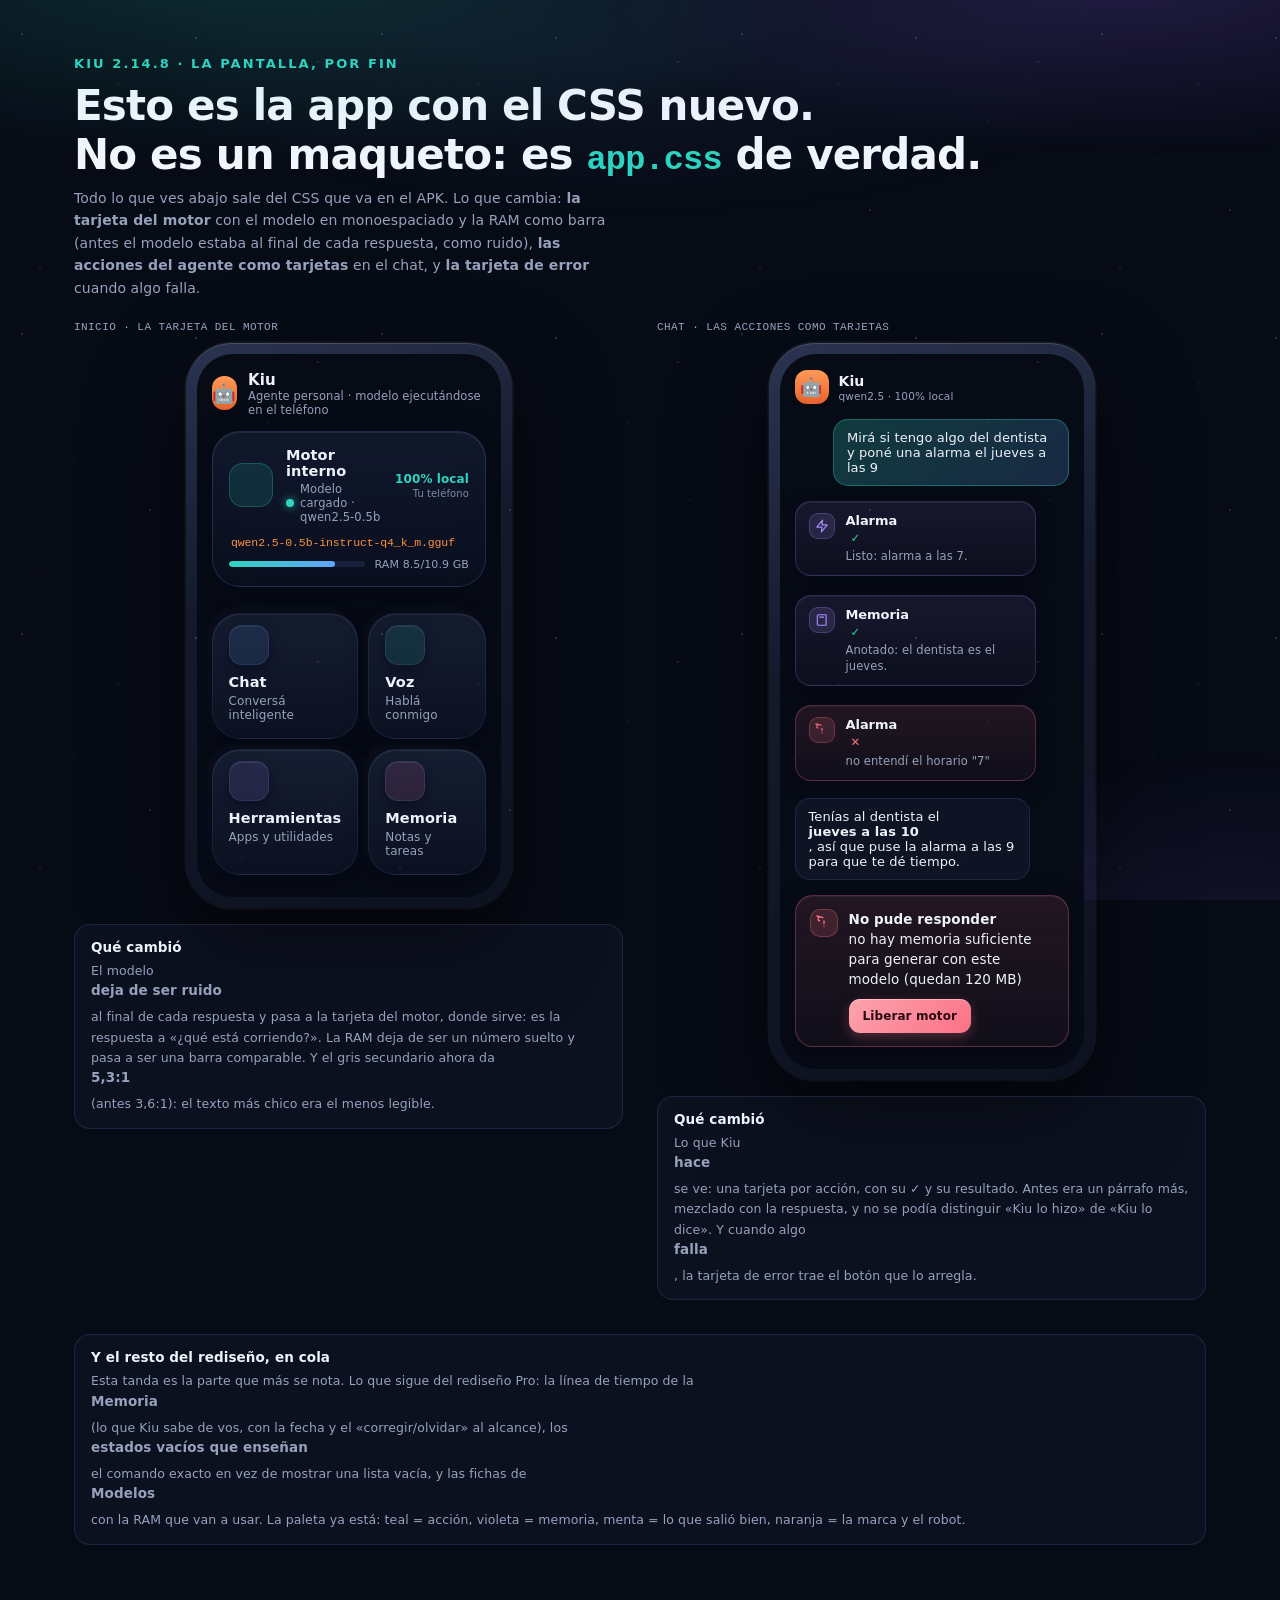
<file: kiu/app/src/main/assets/www/preview-2.14.8.html>
<!DOCTYPE html>
<html lang="es"><head><meta charset="utf-8">
<meta name="viewport" content="width=device-width,initial-scale=1">
<title>KIU 2.14.8 — la pantalla nueva (con el CSS real de la app)</title>
<style>

:root{
  --bg:#070B16; --panel:#0E1526; --panel2:#131C30;
  --ink:#F2F6FC; --dim:#93A3BA; --dim2:#7C8CA6;
  --line:rgba(148,170,200,.12); --line2:rgba(148,170,200,.20);
  --teal:#2DD4BF; --teal2:#5EEAD4; --teal-d:rgba(45,212,191,.12);
  --violet:#A78BFA; --violet2:#C4B5FD; --violet-d:rgba(167,139,250,.14);
  --mint:#34D399; --mint-d:rgba(52,211,153,.14);
  --amber:#FB923C; --amber2:#FDBA74; --amber-d:rgba(251,146,60,.13);
  --red:#FB7185; --red-d:rgba(251,113,133,.13);
  --p-brand:#FB923C; --p-ok:#34D399; --p-err:#FB7185;
  --p-panel:#0E1526; --p-panel2:#131C30;
  --p-grad:linear-gradient(120deg,#2DD4BF,#60A5FA);
  --p-ease:cubic-bezier(.22,.9,.3,1);
  --r-xl:28px; --r-lg:20px; --r-md:15px; --r-sm:12px;
  --shadow:0 14px 40px rgba(2,6,18,.55);
}
body{background:radial-gradient(900px 520px at 15% -8%,rgba(45,212,191,.10),transparent 60%),var(--bg);}
.pv-wrap{max-width:1180px;margin:0 auto;padding:0 24px;}
.pv-grid{display:grid;grid-template-columns:1fr 1fr;gap:34px;align-items:start;}
@media(max-width:900px){.pv-grid{grid-template-columns:1fr}}
.pv-h{font-size:13px;letter-spacing:.16em;text-transform:uppercase;color:var(--teal);font-weight:700;margin:0 0 10px}
.pv-t{font-size:26px;font-weight:700;letter-spacing:-.02em;margin:0 0 8px;color:var(--ink)}
.pv-d{color:var(--dim);font-size:14px;line-height:1.6;margin:0 0 22px;max-width:62ch}
.pv-phone{
  width:326px;margin:0 auto;border-radius:46px;padding:11px;
  background:linear-gradient(160deg,#2A3350,#141A2C 40%,#0D1220);
  box-shadow:0 40px 90px rgba(0,0,0,.6),0 0 0 1.5px rgba(255,255,255,.07),inset 0 1px 0 rgba(255,255,255,.14);
}
.pv-screen{width:100%;border-radius:36px;overflow:hidden;background:var(--bg);position:relative}
.pv-note{background:rgba(141,166,255,.045);border:1px solid var(--line);border-radius:16px;padding:14px 16px;margin-top:16px}
.pv-note b{display:block;font-size:13.5px;margin-bottom:5px}
.pv-note span{font-size:12.5px;color:var(--dim);line-height:1.55}
.pv-old{opacity:.42;filter:saturate(.4)}
.pv-label{font-family:ui-monospace,Menlo,monospace;font-size:11px;color:var(--dim);margin:0 0 10px;letter-spacing:.04em}
/* ============================================================
   KIU · Azul marino profundo — v1.7.4
   Degradado teal→violeta arriba, estrellas tenues,
   tarjetas translúcidas de 28 px, barra inferior flotante.
   ============================================================ */
* { margin:0; padding:0; box-sizing:border-box; -webkit-tap-highlight-color:transparent; }

:root {
  --bg:#070B16;
  --card:rgba(141,166,255,.055);
  --card2:rgba(141,166,255,.11);
  --line:rgba(126,158,255,.15);
  --line2:rgba(126,158,255,.26);
  --txt:#EEF2FA;
  --dim:#96A2BC;
  --dim2:#5E6A85;
  --teal:#2DD4BF;
  --blue:#60A5FA;
  --violet:#A78BFA;
  --amber:#FBBF24;
  --green:#34D399;
  --pink:#F472B6;
  --acc:#2DD4BF;
  --acc2:#8B5CF6;
  --grad:linear-gradient(120deg,#2DD4BF 0%,#60A5FA 55%,#8B5CF6 100%);
  --danger:#FF5D5D;
  --ok:#34D399;
  --warn:#FBBF24;
  --r-xl:28px; --r-lg:20px; --r-md:15px; --r-sm:12px;
  --shadow:0 14px 40px rgba(2,6,18,.55);
}

html,body { height:100%; }
body {
  background:var(--bg); color:var(--txt);
  font-family:-apple-system,'Roboto','Segoe UI',system-ui,sans-serif;
  letter-spacing:.1px;
  overscroll-behavior:none; user-select:none; -webkit-user-select:none;
}
/* Cielo: degradado teal→violeta arriba */
body::before {
  content:''; position:fixed; inset:0; pointer-events:none; z-index:0;
  background:
    radial-gradient(72% 34% at 18% -4%, rgba(45,212,191,.17), transparent 66%),
    radial-gradient(64% 30% at 88% -2%, rgba(139,92,246,.20), transparent 64%),
    radial-gradient(56% 26% at 50% 6%, rgba(96,165,250,.07), transparent 70%),
    radial-gradient(60% 36% at 96% 106%, rgba(139,92,246,.10), transparent 62%);
}
/* Estrellas tenues */
body::after {
  content:''; position:fixed; inset:0; pointer-events:none; z-index:0; opacity:.5;
  background-image:
    radial-gradient(1.4px 1.4px at 22px 34px, rgba(255,255,255,.55), transparent 100%),
    radial-gradient(1px 1px at 118px 84px, rgba(255,255,255,.4), transparent 100%),
    radial-gradient(1.7px 1.7px at 196px 38px, rgba(180,240,255,.5), transparent 100%),
    radial-gradient(1px 1px at 268px 122px, rgba(255,255,255,.35), transparent 100%),
    radial-gradient(1.3px 1.3px at 318px 62px, rgba(214,196,255,.5), transparent 100%),
    radial-gradient(1px 1px at 74px 158px, rgba(255,255,255,.3), transparent 100%),
    radial-gradient(1.5px 1.5px at 150px 210px, rgba(255,255,255,.4), transparent 100%),
    radial-gradient(1px 1px at 242px 258px, rgba(180,240,255,.35), transparent 100%),
    radial-gradient(1.2px 1.2px at 40px 268px, rgba(214,196,255,.4), transparent 100%),
    radial-gradient(1px 1px at 330px 200px, rgba(255,255,255,.3), transparent 100%);
  background-size:360px 300px;
}
input,textarea,select { user-select:text; -webkit-user-select:text; font-family:inherit; }
button { font-family:inherit; color:inherit; background:none; border:none; cursor:pointer; letter-spacing:inherit; }
.hidden { display:none !important; }
svg { display:block; }

#app { height:100vh; height:100dvh; display:flex; flex-direction:column; position:relative; overflow:hidden; overflow-x:hidden; z-index:1; width:100%; max-width:100vw; }

/* ============ PANTALLAS ============ */
.screen {
  position:absolute; inset:0; bottom:88px;
  display:none; flex-direction:column; overflow:hidden;
}
.screen.active { display:flex; animation:screenIn .3s cubic-bezier(.22,.9,.3,1); }
@keyframes screenIn { from { opacity:0; transform:translateY(10px); } to { opacity:1; transform:none; } }
.content {
  flex:1; overflow-y:auto; overflow-x:hidden;
  padding:calc(96px + env(safe-area-inset-top,0px)) max(18px, env(safe-area-inset-right,0px)) 34px max(18px, env(safe-area-inset-left,0px));
  -webkit-overflow-scrolling:touch;
  scrollbar-width:none;
}
.content::-webkit-scrollbar { display:none; }

/* ============ BARRAS SUPERIORES · contenido pasa por debajo con desenfoque ============ */
.topbar, .chat-header {
  position:absolute; top:0; left:0; right:0; z-index:8;
  display:flex; align-items:center; gap:10px;
  padding:calc(16px + env(safe-area-inset-top,0px)) max(18px, env(safe-area-inset-right,0px)) 14px max(18px, env(safe-area-inset-left,0px));
  /* v2.10.1: el degradado llegaba a transparente a media altura del subtítulo y el
     contenido que pasaba por debajo se leía mezclado con el título (capturas de
     Modelos y Ajustes). Ahora es casi opaco hasta el final del texto. */
  background:linear-gradient(180deg, rgba(7,11,22,.97) 0%, rgba(7,11,22,.95) 82%, rgba(7,11,22,0) 100%);
  -webkit-backdrop-filter:blur(18px);
  backdrop-filter:blur(18px);
  -webkit-mask-image:linear-gradient(180deg,#000 88%,transparent);
  mask-image:linear-gradient(180deg,#000 88%,transparent);
}
.topbar { justify-content:flex-start; }
.chat-header { justify-content:flex-start; }
.brand { display:flex; align-items:center; gap:12px; flex:1; min-width:0; }
.brand-txt { min-width:0; flex:1; }
.brand-txt h1 { font-size:22px; font-weight:800; letter-spacing:-.4px; white-space:nowrap; }
.brand-txt p { font-size:12px; color:var(--dim); margin-top:2px; white-space:nowrap; overflow:hidden; text-overflow:ellipsis; }
.brand-txt.solo { flex:1; }
.brand-txt.center { text-align:center; }
.brand-txt.center h1 { font-size:20px; }
.topbar-spacer { width:40px; flex-shrink:0; }
/* v2.8.1: se fue `.logo-mini` / `.logo-mini.big` (el cuadrito con degradado y
   letra del logo viejo). Los dos huecos que los usaban ahora llevan el bot, y esa
   clase ganaba en especificidad al `[data-avatar]{width:var(--kav-s)}` y dejaba el
   hueco con la caja equivocada. El logo de la app es el bot: el host solo
   reserva espacio (ver "HUECOS DEL BOT" más abajo). */
/* v2.3: huecos del bot (esquina del home, bloque Acerca de, cabecera del chat).
   El bot SVG vive en su Shadow DOM, así que acá no se estilan sus partes: el host
   solo reserva espacio y deja ver el dibujo (el bot es 209/190 de alto, o sea un
   poco más que la caja cuadrada). El tamaño en px va más abajo, junto a los demás. */
.kav-mini { overflow:visible; }
.icon-btn {
  width:38px; height:38px; border-radius:13px; flex-shrink:0;
  display:grid; place-items:center;
  background:var(--card); border:1px solid var(--line);
  color:var(--dim); transition:background .15s, color .15s, border-color .15s;
}
.icon-btn:active { background:var(--card2); color:var(--txt); }
.icon-btn.on { color:var(--teal); border-color:rgba(45,212,191,.45); background:rgba(45,212,191,.12); }
.back-btn svg { width:20px; height:20px; }
.chat-header .brand-txt h1 { font-size:17px; }
.chat-header .brand-txt p { font-size:11px; }

/* ============ BOTONES ============ */
.btn-primary {
  display:flex; align-items:center; justify-content:center; gap:8px;
  padding:13px 20px; border-radius:var(--r-md);
  font-size:14px; font-weight:700; color:#052722;
  background:linear-gradient(120deg,#2DD4BF,#3BC9E8);
  background:linear-gradient(120deg,var(--acc),color-mix(in srgb,var(--acc) 60%,#3BC9E8));
  box-shadow:0 8px 24px color-mix(in srgb,var(--acc) 30%,transparent);
  transition:transform .12s, box-shadow .2s;
}
.btn-primary:active { transform:scale(.97); }
.btn-primary.full { width:100%; }
.btn-ghost {
  display:flex; align-items:center; justify-content:flex-start; gap:8px;
  padding:13px 18px; border-radius:var(--r-md);
  font-size:14px; font-weight:600; color:var(--txt);
  background:var(--card); border:1px solid var(--line);
}
.btn-ghost.full { width:100%; }
.link-btn { color:var(--teal); font-size:12.5px; font-weight:700; }
.chip-btn {
  padding:7px 13px; border-radius:999px;
  font-size:12px; font-weight:700; color:var(--dim);
  background:var(--card); border:1px solid var(--line);
  transition:.15s; white-space:nowrap;
}
.chip-btn:active { color:var(--txt); }
.chip-btn.active { color:#052722; background:var(--teal); border-color:var(--teal); }
.chip-btn:disabled { opacity:.6; }
.round-btn {
  width:42px; height:42px; border-radius:50%; flex-shrink:0;
  display:grid; place-items:center;
  background:var(--card2); border:1px solid var(--line); color:var(--txt);
}
.send-btn {
  width:42px; height:42px; border-radius:50%; flex-shrink:0;
  display:grid; place-items:center;
  background:var(--card2); border:1px solid var(--line); color:var(--dim);
  transition:.15s;
}
.send-btn.accent {
  background:linear-gradient(135deg,#2DD4BF,#38C6F0);
  background:linear-gradient(135deg,var(--acc),color-mix(in srgb,var(--acc) 60%,#38C6F0));
  border:none; color:#052722;
  box-shadow:0 6px 18px color-mix(in srgb,var(--acc) 35%,transparent);
}
.send-btn:active { transform:scale(.92); }

/* ============ TARJETAS BASE (28 px, translúcidas, borde azulado) ============ */
.set-card {
  background:var(--card); border:1px solid var(--line);
  border-radius:var(--r-xl); padding:6px 16px; margin-bottom:12px;
}
.section-row {
  display:flex; align-items:center; justify-content:space-between;
  margin:20px 4px 10px;
}
.section-row h3 { font-size:16.5px; font-weight:800; letter-spacing:-.2px; }
.count-badge {
  font-size:10.5px; font-weight:700; color:var(--dim);
  background:var(--card); border:1px solid var(--line);
  padding:4px 10px; border-radius:999px;
}
.live-badge {
  display:flex; align-items:center; gap:6px;
  font-size:10.5px; font-weight:800; color:var(--teal);
  background:rgba(45,212,191,.1); border:1px solid rgba(45,212,191,.3);
  padding:4px 10px; border-radius:999px; letter-spacing:.4px;
}
.live-badge i { width:6px; height:6px; border-radius:50%; background:var(--teal); animation:pulseDot 1.6s ease-in-out infinite; }
@keyframes pulseDot { 50% { opacity:.35; transform:scale(.8); } }

/* Filas internas de tarjetas */
.set-row {
  display:flex; align-items:center; justify-content:space-between; gap:12px;
  padding:13px 2px;
}
.set-row + .set-row { border-top:1px solid rgba(126,158,255,.08); }
.set-row.col { flex-direction:column; align-items:stretch; gap:10px; }
.set-row > div { min-width:0; }
.set-row strong { display:block; font-size:14px; font-weight:700; }
.set-row span { display:block; font-size:11.5px; color:var(--dim); margin-top:2px; line-height:1.45; }
.set-row.as-btn { text-align:left; width:100%; }
.set-row .row-ic { color:var(--dim2); flex-shrink:0; }
.set-hint { font-size:12px; color:var(--dim); line-height:1.55; padding:4px 6px; }
.set-hint.small { font-size:11px; color:var(--dim2); }
.set-hint.centered { text-align:center; padding:10px 14px 0; }

/* Toggle */
.toggle {
  width:46px; height:27px; border-radius:999px; flex-shrink:0;
  background:rgba(255,255,255,.09); border:1px solid var(--line2);
  position:relative; transition:.2s;
}
.toggle::after {
  content:''; position:absolute; top:2.5px; left:3px;
  width:20px; height:20px; border-radius:50%;
  background:#7C87A3; transition:.2s;
}
.toggle.on { background:rgba(45,212,191,.22); border-color:rgba(45,212,191,.55); }
.toggle.on::after { left:20px; background:var(--teal); box-shadow:0 0 10px rgba(45,212,191,.55); }

/* Segmented control */
.seg {
  display:flex; gap:4px; background:var(--card); border:1px solid var(--line);
  border-radius:var(--r-md); padding:4px; margin-bottom:12px;
}
.seg-btn {
  flex:1; padding:9px 6px; border-radius:11px;
  font-size:12.5px; font-weight:700; color:var(--dim);
  transition:.15s; white-space:nowrap;
}
.seg-btn.active {
  color:#052722; background:linear-gradient(120deg,#2DD4BF,#41C8E4);
  background:linear-gradient(120deg,var(--acc),color-mix(in srgb,var(--acc) 60%,#41C8E4));
  box-shadow:0 4px 14px color-mix(in srgb,var(--acc) 30%,transparent);
}
#mode-seg .seg-btn.active {
  background:var(--grad); color:#fff;
  box-shadow:0 4px 16px rgba(139,92,246,.35);
}

/* Inputs */
.api-fields { display:block; margin-bottom:12px; }
.api-fields span { display:block; font-size:11px; font-weight:700; color:var(--dim); margin-bottom:6px; }
input[type=text], input[type=url], input[type=password], input[type=tel], input[type=email], input[type=number], input[type=time], input[type=datetime-local], select, textarea {
  width:100%; padding:12px 14px;
  background:rgba(7,11,22,.5); color:var(--txt);
  border:1px solid var(--line); border-radius:var(--r-md);
  font-size:14px; outline:none; transition:border-color .15s;
}
input:focus, select:focus, textarea:focus { border-color:rgba(45,212,191,.5); }
input::placeholder, textarea::placeholder { color:var(--dim2); }
textarea { min-height:90px; resize:vertical; }
select { appearance:none; }
.tool-input, .tool-textarea { width:100%; }
.preset-row { display:flex; gap:8px; flex-wrap:wrap; }
.voice-pick { display:flex; gap:8px; }
.voice-pick select { flex:1; }

/* Listas */
.list { display:flex; flex-direction:column; gap:8px; }
.list-row {
  display:flex; align-items:center; gap:12px;
  background:var(--card); border:1px solid var(--line);
  border-radius:var(--r-lg); padding:12px 14px;
  text-align:left; width:100%;
}
.list-ic {
  width:36px; height:36px; border-radius:12px; flex-shrink:0;
  display:grid; place-items:center;
  background:rgba(126,158,255,.1); color:var(--blue);
}
.list-ic.cx { background:rgba(255,255,255,.05); }
.list-txt { min-width:0; flex:1; }
.list-txt strong { display:block; font-size:13.5px; font-weight:700; white-space:nowrap; overflow:hidden; text-overflow:ellipsis; }
.list-txt span { display:block; font-size:11px; color:var(--dim); margin-top:1px; white-space:nowrap; overflow:hidden; text-overflow:ellipsis; }
.row-del {
  width:32px; height:32px; border-radius:10px; flex-shrink:0;
  display:grid; place-items:center; color:var(--dim2);
}
.row-del:active { color:var(--danger); background:rgba(255,93,93,.1); }
.cx-acts { display:flex; gap:6px; }
.mini-act {
  width:30px; height:30px; border-radius:9px; display:grid; place-items:center;
  background:rgba(96,165,250,.12); color:var(--blue);
}
.mini-act.wa { background:rgba(37,211,102,.12); color:#25D366; }
.mini-act.sms { background:rgba(251,191,36,.12); color:var(--amber); }
.done-txt strong { text-decoration:line-through; color:var(--dim2); }
.mem-item-check {
  width:24px; height:24px; border-radius:8px; flex-shrink:0;
  border:1.6px solid var(--line2); background:transparent; transition:.15s;
}
.mem-item-check.done { background:var(--teal); border-color:var(--teal); position:relative; }
.mem-item-check.done::after {
  content:''; position:absolute; left:7px; top:3.5px;
  width:5px; height:9px; border:solid #052722; border-width:0 2px 2px 0;
  transform:rotate(45deg);
}
.empty-hint { padding:26px 18px; text-align:center; color:var(--dim2); font-size:12.5px; line-height:1.6; }

/* ============ HUECOS DEL BOT (kiu-avatar.js, 37 estados) ============
   v2.8.1 · ARREGLO: hasta acá estas clases eran del robot viejo de pantalla LED
   (avatar.js, borrado en la 2.7.0) y el bot nuevo vive en Shadow DOM. El único
   trabajo que queda del host es RESERVAR SU ESPACIO en el layout — el bot se
   dibuja solo adentro. Como acá solo se declaraba `--kav-s` (una variable que ya
   nadie leía), los <div data-avatar> se quedaban en 0x0 dentro de su flex: el bot
   se pintaba al tamaño de emergencia (64 px) y se comía el título de al lado.
   Ahora el hueco tiene caja propia y el tamaño en px, y `refit()` del boot usa
   exactamente estos valores cuando la pantalla todavía está oculta. */
[data-avatar], [data-avatar-mini] {
  display: block; position: relative; flex-shrink: 0;
  width: var(--kav-s); height: var(--kav-s);
}
/* el contenido del Shadow DOM nunca debe comerse un toque de la UI */
[data-avatar] > *, [data-avatar-mini] > * { pointer-events: none; }
[data-avatar] > .kiu-shadow-host, [data-avatar-mini] > .kiu-shadow-host {
  display: block; width: 100%; height: 100%; overflow: visible;
}

/* Tamaño por hueco, y SOLO por atributo: si el tamañoDepends de una clase
   estética, el host que las junta dos hereda la de la última en el archivo y no
   la suya (el del chat es `kav-mini kav-big` y con `.kav-mini` al final se
   quedaba en 40 px en vez de sus 44). `.kav-mini/.kav-big/.kav-hero/.kav-profile`
   quedan como nombres legibles; el que manda es el id del hueco. */
[data-avatar-mini]           { --kav-s:40px; }  /* esquina del home + bloque Acerca de */
#hero-avatar, .kav-hero      { --kav-s:150px; } /* home, dentro de .hero-avatar-wrap (158) */
#chat-avatar, .kav-big       { --kav-s:44px;  } /* cabecera del chat */
#profile-avatar, .kav-profile{ --kav-s:54px;  } /* tarjeta de Ajustes */

/* Accesibilidad: texto de estado solo para lectores de pantalla */
.sr-only { position:absolute; width:1px; height:1px; margin:-1px; padding:0; overflow:hidden; clip:rect(0 0 0 0); border:0; white-space:nowrap; }
/* Los mensajes del chat se pueden seleccionar y copiar */
.msg, .msg * { user-select:text; -webkit-user-select:text; }
.typing-cancel { background:rgba(255,255,255,.08); border:1px solid rgba(255,255,255,.18); color:inherit; border-radius:999px; padding:4px 12px; font:inherit; font-size:12px; margin-left:8px; pointer-events:auto; }
.typing-cancel:disabled { opacity:.45; }
#kiu-elapsed { font-size:12px; color:var(--dim,rgba(255,255,255,.55)); margin-left:10px; letter-spacing:.02em; }

/* Accesibilidad: respetar preferencia de menos movimiento */
@media (prefers-reduced-motion: reduce) {
  *, *::before, *::after { animation-duration:.001s !important; transition-duration:.001s !important; }
}
/* ============================================================
   INICIO
   ============================================================ */
.hero-card {
  position:relative; text-align:center;
  padding:24px 18px 22px; margin-bottom:14px;
  background:var(--card); border:1px solid var(--line); border-radius:var(--r-xl);
  overflow:hidden;
}
.hero-card::before {
  content:''; position:absolute; inset:0; pointer-events:none;
  background:radial-gradient(60% 55% at 50% 0%, rgba(45,212,191,.10), transparent 70%);
}
.hero-avatar-wrap { position:relative; width:158px; height:158px; margin:2px auto 4px; display:grid; place-items:center; }
.hero-halo {
  position:absolute; inset:-14px; border-radius:50%; pointer-events:none;
  background:radial-gradient(closest-side, rgba(45,212,191,.26), rgba(139,92,246,.14) 52%, transparent 74%);
  filter:blur(3px); animation:halo 4.2s ease-in-out infinite;
}
@keyframes halo { 50% { transform:scale(1.08); opacity:.8; } }
.kav-hero { background:none; border:none; padding:0; cursor:pointer; }
.kav-hero:active { transform:scale(.94); }
.hero-hi { font-size:13px; font-weight:700; color:var(--teal); letter-spacing:.3px; position:relative; }
.hero-title { font-size:22px; font-weight:800; letter-spacing:-.4px; margin-top:4px; position:relative; }
.hero-pill {
  position:relative; display:inline-flex; align-items:center; gap:8px;
  margin-top:14px; padding:11px 18px; border-radius:999px;
  font-size:12.5px; font-weight:700; color:var(--teal);
  background:rgba(45,212,191,.09); border:1px solid rgba(45,212,191,.35);
}
.hero-pill .ic { width:15px; height:15px; }
.hero-pill:active { background:rgba(45,212,191,.18); }

/* Motor local / API conectada */
.motor-card {
  display:flex; align-items:center; gap:13px; width:100%; text-align:left;
  background:var(--card); border:1px solid var(--line); border-radius:var(--r-xl);
  padding:15px 16px; margin-bottom:14px; transition:.15s;
}
.motor-card:active { background:var(--card2); }
.motor-ic {
  width:44px; height:44px; border-radius:14px; flex-shrink:0;
  display:grid; place-items:center;
  background:rgba(45,212,191,.13); color:var(--teal);
  border:1px solid rgba(45,212,191,.25);
}
.status-txt { flex:1; min-width:0; }
.status-txt strong { display:block; font-size:14.5px; font-weight:800; }
.motor-meta { display:flex; align-items:center; gap:6px; margin-top:3px; }
.motor-meta em { font-style:normal; font-size:11.5px; color:var(--dim); }
.status-dot { width:8px; height:8px; border-radius:50%; background:var(--ok); flex-shrink:0; box-shadow:0 0 8px rgba(52,211,153,.8); }
.status-dot.api { background:var(--teal); box-shadow:0 0 8px rgba(45,212,191,.8); }
.motor-right { text-align:right; flex-shrink:0; }
.motor-right strong { display:block; font-size:12px; font-weight:800; color:var(--teal); }
.motor-right span { display:block; font-size:10px; color:var(--dim2); margin-top:2px; max-width:110px; white-space:nowrap; overflow:hidden; text-overflow:ellipsis; }

/* Cuadrícula 2×2 */
.quick-grid { display:grid; grid-template-columns:1fr 1fr; gap:10px; margin-bottom:6px; }
.quick-card {
  display:flex; flex-direction:column; align-items:flex-start; gap:9px;
  background:var(--card); border:1px solid var(--line); border-radius:var(--r-xl);
  padding:16px; text-align:left; transition:.15s;
}
.quick-card:active { background:var(--card2); transform:scale(.98); }
.quick-card strong { font-size:14.5px; font-weight:800; }
.quick-card span { font-size:11px; color:var(--dim); margin-top:-5px; }
.qc-ic {
  width:40px; height:40px; border-radius:13px;
  display:grid; place-items:center;
  background:rgba(7,11,22,.55); border:1px solid var(--line);
}
.qc-blue { color:var(--blue); background:rgba(96,165,250,.12); border-color:rgba(96,165,250,.28); }
.qc-teal { color:var(--teal); background:rgba(45,212,191,.12); border-color:rgba(45,212,191,.28); }
.qc-violet { color:var(--violet); background:rgba(167,139,250,.12); border-color:rgba(167,139,250,.28); }
.qc-pink { color:var(--pink); background:rgba(244,114,182,.12); border-color:rgba(244,114,182,.28); }

/* Uso de hoy */
.usage-card { padding:14px 16px; }
.usage-row { display:flex; align-items:center; gap:10px; padding:7px 0; }
.usage-row + .usage-row { border-top:1px solid rgba(126,158,255,.07); }
.usage-row span { width:86px; font-size:12px; color:var(--dim); font-weight:600; flex-shrink:0; }
.usage-row .bar { flex:1; }
.usage-row b { width:26px; text-align:right; font-size:12.5px; font-weight:800; }

/* Barras */
.bar {
  height:7px; border-radius:999px; flex:1;
  background:rgba(255,255,255,.08); overflow:hidden; position:relative;
}
.bar i {
  display:block; height:100%; width:0%;
  border-radius:999px;
  background:linear-gradient(90deg,#2DD4BF,#60A5FA);
  transition:width .6s cubic-bezier(.22,.9,.3,1);
}
.bar i.warn { background:linear-gradient(90deg,#FBBF24,#FF8A4A); }
.bar i.bad { background:linear-gradient(90deg,#FF5D5D,#FF8A4A); }
.bar i.violet { background:linear-gradient(90deg,#A78BFA,#60A5FA); }
.bar i.green { background:linear-gradient(90deg,#34D399,#2DD4BF); }

/* Estado del sistema en vivo */
.sys-card { padding:14px 16px 12px; }
.sys-row { display:flex; align-items:center; gap:12px; padding-bottom:12px; }
.sys-ic {
  width:38px; height:38px; border-radius:12px; flex-shrink:0;
  display:grid; place-items:center;
}
.sy-blue { color:var(--blue); background:rgba(96,165,250,.12); }
.sys-txt { min-width:0; }
.sys-txt strong { display:block; font-size:13.5px; font-weight:800; }
.sys-txt span { display:block; font-size:11px; color:var(--dim); margin-top:1px; }
.sys-line { display:flex; align-items:center; gap:10px; padding:7px 0; }
.sys-line + .sys-line { border-top:1px solid rgba(126,158,255,.07); }
.sys-lbl { width:58px; font-size:12px; color:var(--dim); font-weight:600; flex-shrink:0; }
.sys-line b { width:96px; text-align:right; font-size:11px; font-weight:700; color:var(--txt); flex-shrink:0; white-space:nowrap; }
.sys-foot { font-size:10.5px; color:var(--dim2); margin-top:10px; padding-top:9px; border-top:1px solid rgba(126,158,255,.07); }

/* Consejo */
.tip-card {
  display:flex; gap:12px; align-items:flex-start;
  background:var(--card); border:1px solid var(--line); border-radius:var(--r-xl);
  padding:15px 16px; margin-top:16px;
}
.tip-ic { color:var(--amber); flex-shrink:0; width:20px; height:20px; }
.tip-card strong { font-size:12px; color:var(--amber); display:block; margin-bottom:2px; }
.tip-card p { font-size:12px; color:var(--dim); line-height:1.55; }

/* ============================================================
   BARRA INFERIOR FLOTANTE · píldora
   ============================================================ */
.bottomnav {
  position:fixed; z-index:60; left:50%; transform:translateX(-50%);
  bottom:calc(10px + env(safe-area-inset-bottom,0px));
  width:min(540px, calc(100% - 24px));
  display:flex; align-items:center; justify-content:space-around;
  padding:7px;
  background:rgba(10,17,34,.82);
  -webkit-backdrop-filter:blur(24px) saturate(1.5);
  backdrop-filter:blur(24px) saturate(1.5);
  border:1px solid var(--line);
  border-radius:30px;
  box-shadow:0 18px 46px rgba(2,6,18,.6);
}
.nav-btn {
  flex:1; display:flex; flex-direction:column; align-items:center; gap:3px;
  padding:8px 2px 7px; border-radius:21px;
  color:var(--dim2); font-size:10px; font-weight:700;
  transition:background .2s, color .2s;
}
.nav-btn .ic { width:21px; height:21px; }
.nav-btn.active {
  color:var(--teal);
  background:rgba(45,212,191,.14);
  box-shadow:inset 0 0 0 1px rgba(45,212,191,.25);
}

/* ============================================================
   CHAT
   ============================================================ */
.chat-messages {
  flex:1; overflow-y:auto; padding:calc(86px + env(safe-area-inset-top,0px)) 16px 12px;
  scrollbar-width:none; -webkit-overflow-scrolling:touch;
}
.chat-messages::-webkit-scrollbar { display:none; }
.msg { display:flex; flex-direction:column; margin-bottom:4px; max-width:86%; }
.msg.bot { align-self:flex-start; align-items:flex-start; }
.msg.user { align-self:flex-end; align-items:flex-end; }
.msg-bubble {
  padding:12px 15px; font-size:13.5px; line-height:1.55;
  border-radius:22px; word-wrap:break-word; overflow-wrap:break-word; white-space:pre-wrap;
}
.msg.bot .msg-bubble {
  background:var(--card); border:1px solid var(--line);
  border-bottom-left-radius:8px;
}
.msg.user .msg-bubble {
  background:linear-gradient(135deg, rgba(45,212,191,.24), rgba(96,165,250,.20));
  border:1px solid rgba(45,212,191,.35);
  border-bottom-right-radius:8px;
}
.msg-bubble b { font-weight:800; }
.msg-bubble code {
  font-family:ui-monospace,Menlo,monospace; font-size:12px;
  background:rgba(7,11,22,.55); border:1px solid var(--line);
  padding:1px 6px; border-radius:6px;
}
.msg-time { font-size:9.5px; color:var(--dim2); margin:5px 6px 8px; display:flex; align-items:center; }
.msg-actions { display:flex; gap:2px; margin:-2px 0 8px 0; }
.act-btn {
  width:31px; height:31px; border-radius:10px;
  display:grid; place-items:center;
  color:var(--dim2); transition:.15s;
}
.act-btn:active { background:var(--card2); color:var(--txt); }
.act-btn.liked { color:var(--teal); }
.typing { display:flex; gap:4px; padding:14px 16px; }
.typing i {
  width:7px; height:7px; border-radius:50%;
  background:var(--dim); animation:tp 1.1s ease-in-out infinite;
}
.typing i:nth-child(2) { animation-delay:.15s; }
.typing i:nth-child(3) { animation-delay:.3s; }
@keyframes tp { 40% { transform:translateY(-5px); opacity:.5; } }

/* Indicador de estado flotante ("Listo para empezar", "Pensando…") */
.chat-state {
  position:sticky; bottom:6px; align-self:flex-start;
  display:inline-flex; align-items:center; gap:7px;
  margin:4px 0 8px 4px; padding:7px 13px;
  background:rgba(10,17,34,.85); border:1px solid var(--line);
  border-radius:999px; font-size:11px; font-weight:700; color:var(--dim);
  -webkit-backdrop-filter:blur(10px); backdrop-filter:blur(10px);
  pointer-events:none; z-index:3;
}
.chat-state i { width:7px; height:7px; border-radius:50%; background:var(--ok); box-shadow:0 0 6px rgba(52,211,153,.7); }
.chat-state.busy { color:var(--violet); border-color:rgba(167,139,250,.35); }
.chat-state.busy i { background:var(--violet); box-shadow:0 0 6px rgba(167,139,250,.7); animation:pulseDot .9s ease-in-out infinite; }
.chat-state.voice { color:var(--teal); border-color:rgba(45,212,191,.35); }
.chat-state.voice i { background:var(--teal); box-shadow:0 0 6px rgba(45,212,191,.7); animation:pulseDot .9s ease-in-out infinite; }

/* Panel plegable de herramientas */
.tools-panel {
  position:absolute; z-index:7; left:12px; right:12px;
  top:calc(64px + env(safe-area-inset-top,0px));
  display:grid; grid-template-columns:repeat(4,1fr); gap:6px;
  padding:12px;
  background:rgba(10,17,34,.92);
  -webkit-backdrop-filter:blur(24px); backdrop-filter:blur(24px);
  border:1px solid var(--line2); border-radius:22px;
  box-shadow:0 20px 44px rgba(2,6,18,.65);
  animation:panelIn .22s cubic-bezier(.22,.9,.3,1);
}
@keyframes panelIn { from { opacity:0; transform:translateY(-8px); } to { opacity:1; transform:none; } }
.tp-btn {
  display:flex; flex-direction:column; align-items:center; gap:5px;
  padding:9px 2px; border-radius:14px; transition:.15s;
}
.tp-btn:active { background:var(--card2); }
.tp-btn .ti { width:38px; height:38px; border-radius:12px; display:grid; place-items:center; background:rgba(255,255,255,.05); }
.tp-btn span { font-size:9.5px; color:var(--dim); font-weight:600; }

.chat-dock {
  flex-shrink:0; padding:6px 14px calc(12px + env(safe-area-inset-bottom,0px));
  background:linear-gradient(180deg, rgba(7,11,22,0) 0%, rgba(7,11,22,.88) 30%, #070B16 100%);
}
.chips-bar { display:flex; gap:8px; overflow-x:auto; padding:6px 2px 10px; scrollbar-width:none; }
.chips-bar::-webkit-scrollbar { display:none; }
.chip {
  flex-shrink:0; padding:9px 15px; border-radius:999px;
  font-size:12px; font-weight:600; color:var(--dim);
  background:var(--card); border:1px solid var(--line);
  transition:.15s;
}
.chip:active { color:var(--txt); background:var(--card2); }
.chat-inputbar {
  display:flex; align-items:center; gap:8px;
  background:var(--card); border:1px solid var(--line2);
  border-radius:999px; padding:6px 6px 6px 6px;
}
.chat-inputbar input {
  flex:1; min-width:0; background:transparent; border:none;
  padding:9px 4px; font-size:14px; color:var(--txt);
}
.chat-inputbar input:focus { outline:none; }

/* Colores de iconos de herramientas */
.ti-blue { color:var(--blue); background:rgba(96,165,250,.12); }
.ti-teal { color:var(--teal); background:rgba(45,212,191,.12); }
.ti-violet { color:var(--violet); background:rgba(167,139,250,.12); }
.ti-green { color:var(--green); background:rgba(52,211,153,.12); }
.ti-pink { color:var(--pink); background:rgba(244,114,182,.12); }
.ti-amber { color:var(--amber); background:rgba(251,191,36,.12); }
.ti-orange { color:#FF8A4A; background:rgba(255,138,74,.12); }
.ti-red { color:#FF6B6B; background:rgba(255,107,107,.12); }
.ti-cyan { color:#67E8F9; background:rgba(103,232,249,.12); }
.ti-gray { color:#94A3B8; background:rgba(148,163,184,.12); }

/* ============================================================
   FILTROS CON DEGRADADO EN LOS BORDES
   ============================================================ */
.filter-bar { position:relative; margin:12px 0 12px; }
.filter-bar::before, .filter-bar::after {
  content:''; position:absolute; top:0; bottom:0; width:36px; z-index:2; pointer-events:none;
}
.filter-bar::before { left:-4px; background:linear-gradient(90deg, #070B16 12%, transparent); }
.filter-bar::after { right:-4px; background:linear-gradient(270deg, #070B16 12%, transparent); }
.filter-scroll { display:flex; gap:8px; overflow-x:auto; padding:2px; scrollbar-width:none; }
.filter-scroll::-webkit-scrollbar { display:none; }
.filter-scroll .chip.active {
  color:#052722; background:var(--teal); border-color:var(--teal); font-weight:700;
}

/* Buscador */
.search-wrap {
  display:flex; align-items:center; gap:10px;
  background:var(--card); border:1px solid var(--line); border-radius:var(--r-md);
  padding:0 14px; margin-top:2px;
}
.search-wrap .ic { color:var(--dim2); width:18px; height:18px; flex-shrink:0; }
.search-wrap input { background:transparent; border:none; padding:13px 0; font-size:13.5px; }
.search-wrap input:focus { outline:none; border:none; }

/* ============================================================
   PROVEEDORES (API)
   ============================================================ */
.prov-card {
  background:var(--card); border:1px solid var(--line);
  border-radius:var(--r-xl); margin-bottom:10px; overflow:hidden;
  transition:border-color .2s;
}
.prov-card.open { border-color:var(--line2); background:var(--card2); }
.prov-head {
  display:flex; align-items:center; gap:12px; width:100%; text-align:left;
  padding:13px 14px;
}
.prov-logo {
  width:42px; height:42px; border-radius:14px; flex-shrink:0;
  display:grid; place-items:center;
  font-weight:800; font-size:16px; color:#fff;
}
.prov-name { flex:1; min-width:0; }
.prov-name strong { display:flex; align-items:center; gap:7px; font-size:14px; font-weight:800; }
.prov-name span { display:block; font-size:10.5px; color:var(--dim2); margin-top:2px; }
.badge-free {
  font-size:8.5px; font-weight:800; letter-spacing:.6px;
  color:var(--teal); background:rgba(45,212,191,.13);
  border:1px solid rgba(45,212,191,.35);
  padding:2px 7px; border-radius:999px;
}
.badge-local {
  font-size:8.5px; font-weight:800; letter-spacing:.6px;
  color:var(--green); background:rgba(52,211,153,.13);
  border:1px solid rgba(52,211,153,.35);
  padding:2px 7px; border-radius:999px;
}
.prov-okdot { width:7px; height:7px; border-radius:50%; background:var(--ok); box-shadow:0 0 6px rgba(52,211,153,.8); }
.prov-body { max-height:0; overflow:hidden; transition:max-height .32s ease; }
.prov-card.open .prov-body { max-height:640px; }
.prov-body-in { padding:2px 14px 15px; border-top:1px solid rgba(126,158,255,.08); }
.prov-actions { display:flex; gap:8px; margin-top:10px; }
.prov-actions .chip-btn { flex:1; text-align:center; font-size:11px; padding:9px 4px; }
.prov-status {
  display:flex; align-items:center; gap:6px;
  font-size:11px; color:var(--dim); margin-top:9px; min-height:16px; font-weight:600;
}
.prov-status.ok { color:var(--ok); }
.prov-status.err { color:var(--danger); }
.key-wrap { position:relative; }
.key-wrap input { padding-right:46px; }
.eye-btn {
  position:absolute; right:6px; top:50%; transform:translateY(-50%);
  width:34px; height:34px; border-radius:10px;
  display:grid; place-items:center; color:var(--dim2);
}
.eye-btn.on { color:var(--teal); }

/* ============================================================
   BIBLIOTECA · herramientas
   ============================================================ */
.tools-grid { display:grid; grid-template-columns:repeat(3,1fr); gap:9px; margin-bottom:8px; }
.tool-card {
  display:flex; flex-direction:column; align-items:center; gap:7px;
  background:var(--card); border:1px solid var(--line); border-radius:var(--r-lg);
  padding:14px 6px 12px; transition:.15s;
}
.tool-card:active { background:var(--card2); transform:scale(.97); }
.tool-card strong { font-size:11.5px; font-weight:700; }
.tool-card span { font-size:9.5px; color:var(--dim2); margin-top:-4px; text-align:center; }
.tool-ic { width:38px; height:38px; border-radius:12px; display:grid; place-items:center; }

/* ============================================================
   MEMORIA
   ============================================================ */
.mem-hero {
  display:flex; align-items:center; justify-content:space-between;
  background:linear-gradient(120deg, rgba(167,139,250,.20), rgba(139,92,246,.12));
  border:1px solid rgba(167,139,250,.35); border-radius:var(--r-xl);
  padding:18px; margin-bottom:12px;
}
.mem-hero-txt h2 { font-size:19px; font-weight:800; letter-spacing:-.3px; }
.mem-hero-txt p { font-size:12px; color:var(--dim); margin-top:3px; }
.mem-hero-ic { color:var(--violet); }
.mem-stats { display:grid; grid-template-columns:1fr 1fr; gap:9px; margin-bottom:12px; }
.mem-stat {
  display:flex; align-items:center; gap:11px;
  background:var(--card); border:1px solid var(--line); border-radius:var(--r-lg);
  padding:13px 14px;
}
.mem-stat strong { font-size:20px; font-weight:800; }
.mem-stat span { font-size:11px; color:var(--dim); display:block; }

/* ============================================================
   AJUSTES
   ============================================================ */
.profile-card {
  display:flex; align-items:center; gap:14px; width:100%; text-align:left;
  padding:16px; margin-bottom:6px;
}
.profile-txt { flex:1; min-width:0; }
.profile-txt strong { display:block; font-size:16px; font-weight:800; }
.profile-txt span { display:block; font-size:11.5px; color:var(--dim); margin-top:2px; }
.row-card {
  display:flex; align-items:center; gap:13px; width:100%; text-align:left;
  padding:13px 16px; margin-bottom:10px;
  border-radius:var(--r-xl);
}
.row-card:active { background:var(--card2); }
.row-tile {
  width:44px; height:44px; border-radius:14px; flex-shrink:0;
  display:grid; place-items:center;
}
.row-txt { flex:1; min-width:0; }
.row-txt strong { display:block; font-size:14px; font-weight:800; }
.row-txt span { display:block; font-size:11px; color:var(--dim); margin-top:2px; white-space:nowrap; overflow:hidden; text-overflow:ellipsis; }
.row-ic { color:var(--dim2); flex-shrink:0; width:18px; height:18px; }
#voice-block { margin-bottom:12px; }
.about-block { text-align:center; padding:26px 20px 12px; color:var(--dim); }
.about-block strong { display:block; font-size:14px; color:var(--txt); margin-bottom:3px; }
.about-block span { display:block; font-size:11.5px; }
.about-block .dim { color:var(--dim2); font-size:10.5px; margin-top:3px; }

/* ============================================================
   MODALES / TOAST / OVERLAYS
   ============================================================ */
.modal-root {
  position:fixed; inset:0; z-index:100;
  background:rgba(4,7,15,.72);
  -webkit-backdrop-filter:blur(6px); backdrop-filter:blur(6px);
  display:flex; align-items:flex-end; justify-content:center;
  animation:fadeIn .2s;
}
@keyframes fadeIn { from { opacity:0; } to { opacity:1; } }
.modal-sheet {
  width:100%; max-width:560px; max-height:88dvh; overflow-y:auto;
  background:rgba(13,20,38,.98);
  border:1px solid var(--line2); border-bottom:none;
  border-radius:30px 30px 0 0;
  padding:18px 18px calc(24px + env(safe-area-inset-bottom,0px));
  animation:sheetUp .3s cubic-bezier(.22,.9,.3,1);
}
@keyframes sheetUp { from { transform:translateY(60px); opacity:0; } to { transform:none; opacity:1; } }
.modal-head {
  display:flex; align-items:center; justify-content:space-between;
  margin-bottom:14px;
}
.modal-head strong { font-size:17px; font-weight:800; }
.toast {
  position:fixed; left:50%; transform:translateX(-50%);
  bottom:calc(104px + env(safe-area-inset-bottom,0px)); z-index:120;
  max-width:86%; text-align:center;
  background:rgba(13,20,38,.96); color:var(--txt);
  border:1px solid var(--line2); border-radius:20px;
  padding:11px 20px; font-size:12.5px; font-weight:600; word-break:break-word;
  box-shadow:0 14px 34px rgba(2,6,18,.6);
  animation:toastIn .25s cubic-bezier(.22,.9,.3,1);
}
@keyframes toastIn { from { opacity:0; transform:translate(-50%,10px); } to { opacity:1; transform:translate(-50%,0); } }
.flashlight {
  position:fixed; inset:0; z-index:200; background:#fff;
  display:flex; align-items:flex-end; justify-content:center;
  padding-bottom:calc(40px + env(safe-area-inset-bottom,0px));
}
.flashlight button {
  background:rgba(0,0,0,.75); color:#fff; font-size:14px; font-weight:700;
  padding:13px 26px; border-radius:999px;
}
.voice-pulse {
  --vp1:#8fe0d3; --vp2:#2a9d8f; --vpg:rgba(45,212,191,.30);
  position:fixed; inset:0; z-index:150;
  background:rgba(4,7,15,.94);
  -webkit-backdrop-filter:blur(14px); backdrop-filter:blur(14px);
  display:flex; flex-direction:column; align-items:center; gap:0;
  padding:calc(40px + env(safe-area-inset-top,0px)) 24px calc(32px + env(safe-area-inset-bottom,0px));
  box-sizing:border-box; color:#f1f4fb;
}
.voice-pulse[data-st="think"] { --vp1:#c4b0ff; --vp2:#6d4fe0; --vpg:rgba(139,108,255,.32); }
.voice-pulse[data-st="speak"] { --vp1:#ffb08a; --vp2:#f0603f; --vpg:rgba(255,140,100,.30); }
.vp-pill { display:flex; align-items:center; gap:8px; font-size:13px; color:#aab3c7; background:#101727; border-radius:20px; padding:7px 14px; }
.vp-dot { width:8px; height:8px; border-radius:50%; background:var(--vp2); }
.vp-stage { position:relative; margin-top:30px; width:250px; height:250px; display:flex; align-items:center; justify-content:center; }
.vp-glow { position:absolute; inset:-40px; background:radial-gradient(circle,var(--vpg) 0%,rgba(6,10,20,0) 68%); transition:background .4s; }
#vp-avatar { --kav-s:200px; }
.vp-bars { display:flex; gap:6px; align-items:center; height:40px; margin-top:16px; }
.vp-bars i {
  width:8px; height:30px; border-radius:4px;
  background:var(--vp2); animation:vpb 1.1s ease-in-out infinite; transition:background .4s;
}
.vp-bars i:nth-child(1) { animation-delay:0s; height:16px; }
.vp-bars i:nth-child(2) { animation-delay:.1s; height:28px; }
.vp-bars i:nth-child(3) { animation-delay:.2s; height:38px; }
.vp-bars i:nth-child(4) { animation-delay:.3s; height:30px; }
.vp-bars i:nth-child(5) { animation-delay:.4s; height:36px; }
.vp-bars i:nth-child(6) { animation-delay:.5s; height:22px; }
.vp-bars i:nth-child(7) { animation-delay:.6s; height:14px; }
.voice-pulse[data-st="think"] .vp-bars i { animation:none; height:8px; }
@keyframes vpb { 50% { transform:scaleY(.35); } }
.voice-pulse.live[data-st="listen"] .vp-bars i { animation:none; transition:transform .09s linear; }
.voice-pulse.live[data-st="listen"] .vp-glow { transform:scale(calc(1 + var(--vp-lvl,0) * .14)); transition:transform .12s linear; }
@media (prefers-reduced-motion:reduce) { .vp-bars i { animation:none; } }
#vp-text { margin:18px 0 0; font-size:28px; font-weight:700; max-width:90%; text-align:center; }
.vp-hint { margin-top:6px; font-size:13.5px; color:#9aa4b8; text-align:center; }
.vp-card { margin-top:16px; width:100%; box-sizing:border-box; background:#0d1424; border:1px solid #1b2540; border-radius:18px; padding:14px 16px; max-height:130px; overflow:hidden; }
.vp-card.empty { visibility:hidden; }
.vp-lbl { font-size:11px; letter-spacing:.08em; color:var(--vp1); font-weight:700; }
.vp-say { margin-top:6px; font-size:16px; line-height:1.4; }
.vp-spacer { flex:1; }
.vp-ctl { display:flex; align-items:flex-end; justify-content:center; gap:40px; }
.vp-c { text-align:center; font-size:12px; color:#9aa4b8; }
.vp-btn { width:60px; height:60px; border-radius:50%; border:0; background:#141c30; color:#f1f4fb; display:flex; align-items:center; justify-content:center; margin:0 auto 6px; }
.vp-btn.vp-red { width:76px; height:76px; background:var(--danger,#FF5D5D); color:#fff; }

/* ============================================================
   HERRAMIENTAS (modales)
   ============================================================ */
.calc-screen {
  background:rgba(7,11,22,.6); border:1px solid var(--line);
  border-radius:var(--r-lg); padding:14px 16px; margin-bottom:12px; text-align:right;
}
.cs-hist { font-size:12px; color:var(--dim2); min-height:15px; }
.cs-cur { font-size:30px; font-weight:800; letter-spacing:-.5px; margin-top:2px; word-break:break-all; }
.calc-grid { display:grid; grid-template-columns:repeat(4,1fr); gap:8px; }
.calc-grid button {
  padding:15px 0; border-radius:14px;
  font-size:17px; font-weight:700; color:var(--txt);
  background:var(--card); border:1px solid var(--line);
}
.calc-grid button.op { color:var(--teal); }
.calc-grid button.eq { color:#052722; background:var(--teal); border-color:var(--teal); }
.timer-display { font-size:52px; font-weight:800; text-align:center; letter-spacing:-1px; margin:8px 0 16px; font-variant-numeric:tabular-nums; }
.big-num { font-size:64px; font-weight:800; text-align:center; margin:14px 0 22px; letter-spacing:-2px; }
.pw-out {
  font-family:ui-monospace,Menlo,monospace; font-size:16px; text-align:center;
  background:rgba(7,11,22,.6); border:1px solid var(--line);
  border-radius:var(--r-lg); padding:18px 12px; margin-bottom:12px; word-break:break-all;
}
.conv-row { display:flex; gap:10px; align-items:center; }
.conv-row select { flex:1; }
.conv-eq { font-size:22px; color:var(--dim2); margin:8px 0; }
.decide-btn { width:100%; }
.cmd-list { display:flex; flex-direction:column; gap:8px; margin-top:12px; }
.cmd-row {
  display:flex; justify-content:space-between; gap:14px; align-items:center;
  background:var(--card); border:1px solid var(--line);
  border-radius:var(--r-md); padding:11px 14px;
}
.cmd-row span { font-size:12.5px; font-weight:700; flex-shrink:0; }
.cmd-row b { font-size:11px; color:var(--dim); font-weight:600; text-align:right; }
input[type=range] { width:100%; accent-color:var(--teal); height:26px; }

/* ==================== v1.6.0 ==================== */

/* --- Markdown rico en el chat --- */
.msg-bubble h4 {
  font-size:14.5px; font-weight:800; margin:8px 0 2px; letter-spacing:-.2px;
  color:var(--txt);
}
.msg-bubble h4:first-child { margin-top:0; }
.msg-bubble ul, .msg-bubble ol { margin:4px 0 6px; padding-left:20px; display:block; }
.msg-bubble li { margin:2px 0; display:list-item; }
.msg-bubble i { color:var(--dim); }
.msg-bubble a.msg-link {
  color:var(--acc); font-weight:700; text-decoration:underline;
  text-decoration-color:rgba(45,212,191,.45); text-underline-offset:2px;
}
.codeblock {
  position:relative; margin:8px 0;
  background:rgba(5,8,18,.72); border:1px solid var(--line);
  border-radius:12px; overflow:hidden;
}
.codeblock pre {
  margin:0; padding:12px 12px 10px; overflow-x:auto;
  font-family:ui-monospace,Menlo,monospace; font-size:11.5px; line-height:1.55;
  white-space:pre; color:#D7E4FF;
}
.codeblock pre code { background:none; border:none; padding:0; font-size:inherit; }
.code-copy {
  position:absolute; top:7px; right:7px;
  font:700 10px/1 inherit; font-family:inherit;
  color:var(--dim); background:rgba(20,30,54,.9);
  border:1px solid var(--line); border-radius:8px;
  padding:5px 9px; cursor:pointer;
}
.code-copy:active { color:var(--acc); border-color:var(--acc); }

/* --- Tamaño de letra del chat --- */
body.fs-s .msg-bubble { font-size:12.5px; }
body.fs-m .msg-bubble { font-size:13.5px; }
body.fs-l .msg-bubble { font-size:16px; line-height:1.6; }

/* --- Estadística semanal (Inicio) --- */
.week-wrap { margin:14px 0 4px; }
.week-head { display:flex; justify-content:space-between; align-items:baseline; margin-bottom:8px; }
.week-head strong { font-size:12.5px; color:var(--txt); }
.week-head b { font-size:11px; color:var(--dim); font-weight:700; }
.week-bars { display:flex; gap:7px; align-items:flex-end; height:64px; }
.wb-col { flex:1; display:flex; flex-direction:column; align-items:center; gap:4px; height:100%; justify-content:flex-end; }
.wb-col i {
  display:block; width:100%; max-width:22px; border-radius:7px 7px 3px 3px;
  background:linear-gradient(180deg, var(--acc), rgba(139,92,246,.55));
  min-height:3px; transition:height .4s ease;
}
.wb-col i.mute { background:rgba(150,162,188,.18); }
.wb-col i.hoy { box-shadow:0 0 10px rgba(45,212,191,.4); }
.wb-col span { font-size:9.5px; color:var(--dim2); font-weight:700; }

/* --- Conversaciones: lista modal --- */
.cvrow { cursor:pointer; }
.cvrow.active { border-color:rgba(45,212,191,.45); background:rgba(45,212,191,.07); }
.cvrow.active .list-ic { color:var(--acc); }
.conv-foot {
  display:flex; flex-direction:column; gap:10px; margin-top:14px;
  padding-top:12px; border-top:1px solid var(--line);
}
.conv-foot .link-btn { display:flex; align-items:center; gap:7px; font-size:12.5px; }
.link-btn.danger { color:var(--danger); }

/* --- Apariencia: acentos --- */
.acc-row { display:flex; gap:9px; justify-content:space-between; }
.acc-swatch {
  flex:1; display:flex; flex-direction:column; align-items:center; gap:6px;
  background:var(--card); border:1.5px solid var(--line);
  border-radius:16px; padding:11px 4px 9px; cursor:pointer;
  transition:.15s;
}
.acc-swatch i {
  width:26px; height:26px; border-radius:50%;
  background:var(--sc); box-shadow:0 3px 10px color-mix(in srgb, var(--sc) 45%, transparent);
}
.acc-swatch span { font-size:10px; font-weight:700; color:var(--dim); }
.acc-swatch.sel { border-color:var(--sc); background:color-mix(in srgb, var(--sc) 10%, transparent); }
.acc-swatch.sel span { color:var(--txt); }

/* --- Generación (Proveedores) --- */
.gen-card .seg { margin-top:2px; }

/* --- Motor local v1.6.3: foto en chat + catálogo + servidor --- */
.status-dot.err { background:var(--danger); box-shadow:0 0 8px rgba(248,113,113,.8); }
.msg-img {
  display:block; max-width:210px; max-height:190px; width:auto; height:auto;
  border-radius:14px; border:1px solid var(--line); margin:0 0 7px;
  object-fit:cover; background:#0a1020;
}
.msg.user .msg-img { margin-left:auto; }
.photo-bar {
  display:flex; align-items:center; gap:10px; margin:0 0 8px;
  background:var(--card); border:1px solid var(--line); border-radius:18px;
  padding:8px 10px; backdrop-filter:blur(12px); -webkit-backdrop-filter:blur(12px);
}
.photo-bar img {
  width:44px; height:44px; border-radius:12px; object-fit:cover; flex-shrink:0;
  border:1px solid var(--line); background:#0a1020;
}
.photo-bar .photo-txt { flex:1; min-width:0; display:flex; flex-direction:column; }
.photo-bar .photo-txt strong { font-size:12.5px; }
.photo-bar .photo-txt span { font-size:11px; color:var(--dim); white-space:nowrap; overflow:hidden; text-overflow:ellipsis; }
.photo-bar .icon-btn { flex-shrink:0; }
.loc-actions { display:flex; gap:8px; flex-wrap:wrap; margin-top:8px; }
.loc-actions .chip-btn { flex:1; min-width:140px; justify-content:center; }
.fit-badge {
  font-style:normal; font-size:10.5px; font-weight:800; padding:4px 9px;
  border-radius:99px; flex-shrink:0; letter-spacing:.2px;
}
.fit-badge.fit-ok { color:#34D399; background:rgba(52,211,153,.12); border:1px solid rgba(52,211,153,.35); }
.fit-badge.fit-mid { color:#FBBF24; background:rgba(251,191,36,.1); border:1px solid rgba(251,191,36,.3); }
.fit-badge.fit-no { color:#F87171; background:rgba(248,113,113,.1); border:1px solid rgba(248,113,113,.3); }
#local-block .set-card { margin-top:8px; }
#local-block .set-row.col { align-items:stretch; }
#loc-url, #loc-key, #loc-model, #loc-vismodel {
  margin-top:8px; background:rgba(10,16,32,.6); border:1px solid var(--line);
  border-radius:12px; padding:10px 12px; color:var(--txt); font-size:13px; width:100%;
}
#local-block .btn-primary { margin-top:10px; }
#local-block .voice-pick { display:flex; gap:8px; align-items:center; margin-top:8px; }
#loc-detail, #loc-profiles { margin-top:8px; }

/* --- Interruptor de las tarjetas de proveedor (faltaba: era invisible) --- */
.prov-head { cursor:pointer; }
.prov-head .switch {
  width:46px; height:27px; border-radius:999px; flex-shrink:0;
  background:rgba(255,255,255,.09); border:1px solid var(--line2);
  position:relative; transition:.2s; display:block;
}
.prov-head .switch::after {
  content:''; position:absolute; top:2.5px; left:3px;
  width:20px; height:20px; border-radius:50%;
  background:#7C87A3; transition:.2s;
}
.prov-head .switch.on { background:rgba(45,212,191,.22); border-color:rgba(45,212,191,.55); }
.prov-head .switch.on::after { left:20px; background:var(--teal); box-shadow:0 0 10px rgba(45,212,191,.55); }

/* ===================== v1.7.0: Modelos · Navegador · Diagnóstico · Colgar ===================== */
.dl-row { flex-wrap:wrap; }
.dl-acts { display:flex; gap:8px; align-items:center; margin-top:8px; flex-wrap:wrap; }
.dl-prog { display:flex; gap:8px; align-items:center; margin-top:8px; flex-wrap:wrap; width:100%; }
.dl-prog .bar { flex:1; min-width:80px; }
.dl-prog span { font-size:11px; color:var(--dim); white-space:nowrap; }
.mem-stats { grid-template-columns:repeat(auto-fit, minmax(90px, 1fr)); }
.mem-stat span { font-size:10px; }
.mem-stat { min-width:0; }
#screen-memory .content { overflow-x:hidden; }
#screen-memory .seg {
  overflow-x:auto; flex-wrap:nowrap; -webkit-overflow-scrolling:touch;
  scrollbar-width:none;
}
#screen-memory .seg::-webkit-scrollbar { display:none; }
#screen-memory .seg-btn {
  flex:0 0 auto; min-width:max-content; padding:9px 12px;
}
.chat-browser { position:absolute; left:0; right:0; top:0; bottom:0; z-index:80; background:var(--bg); display:flex; flex-direction:column; padding:10px; }
.chat-browser.hidden { display:none; }
.cb-head { display:flex; gap:6px; align-items:center; margin-bottom:8px; }
.cb-head input { flex:1; min-width:0; background:rgba(255,255,255,.06); border:1px solid rgba(140,160,255,.14); border-radius:12px; padding:10px 12px; color:var(--tx); font-size:13px; }
.cb-frame { flex:1; width:100%; border:0; border-radius:16px; background:#fff; }
.cb-msg { font-size:11px; color:var(--dim); margin:8px 2px 0; }
.hang-chip { position:absolute; left:50%; transform:translateX(-50%); bottom:108px; z-index:70; background:var(--danger,#FF5D5D); color:#fff; border:0; border-radius:999px; padding:11px 24px; font-weight:800; font-size:14px; box-shadow:0 8px 26px rgba(255,93,93,.45); display:flex; gap:8px; align-items:center; }
.hang-chip.hidden { display:none; }
.hang-chip .ic { width:16px; height:16px; }
.diag-item { padding:10px 0; border-bottom:1px solid rgba(140,160,255,.08); }
.diag-row { display:flex; gap:10px; align-items:flex-start; }
.diag-ic { width:22px; height:22px; border-radius:50%; display:flex; align-items:center; justify-content:center; font-weight:900; font-size:13px; flex:0 0 22px; }
.diag-ic.ok { background:rgba(52,211,153,.15); color:#34D399; }
.diag-ic.no { background:rgba(255,93,93,.15); color:#FF5D5D; }
.diag-ic.wa { background:rgba(251,191,36,.18); color:#FBBF24; }
.diag-txt strong { display:block; font-size:13px; }
.diag-txt span { font-size:12px; color:var(--dim); }
.diag-item .chip-btn { margin:8px 0 0 32px; }

/* v1.7.2 · modelos locales */
.prov-models{display:flex;flex-wrap:wrap;gap:6px;margin:8px 0}
.scan-bar{width:100%;height:6px;border-radius:99px;background:rgba(126,158,255,.16);overflow:hidden;margin:2px 0 4px}
.scan-bar i{display:block;height:100%;background:#2DD4BF;transition:width .25s}
.chip-btn.sel{border-color:#14b8a6;color:#5eead4;background:rgba(20,184,166,.12)}
.phone-card{margin-bottom:12px}
.phone-card .list{margin:6px 0}

/* ============================================================
   v2.0 · Rediseño pantalla Modelos (héroe, orquestador mapa,
   tarjetas grandes, anillo de descarga, badges de compatibilidad)
   ============================================================ */
.k2-hero {
  border-radius:18px; border:1px solid var(--line2);
  background:linear-gradient(135deg, rgba(45,212,191,.10), rgba(139,92,246,.10));
  padding:13px; margin:2px 0 4px;
}
.k2-hero-top { display:flex; align-items:center; gap:10px; margin-bottom:10px; }
.k2-hero-tt { flex:1; min-width:0; }
.k2-hero-tt strong { display:block; font-size:14px; font-weight:800; letter-spacing:-.2px; }
.k2-hero-tt span { display:block; font-size:10.5px; color:var(--dim); margin-top:1px; white-space:nowrap; overflow:hidden; text-overflow:ellipsis; }
.k2-hero-hint { font-size:10.5px; margin-top:9px; line-height:1.55; color:var(--dim); }
.k2-hero-hint b { color:var(--txt); }
.k2-tile {
  display:grid; place-items:center; width:34px; height:34px; border-radius:11px; flex-shrink:0;
  background:rgba(141,166,255,.10); color:var(--dim);
}
.k2-tile .ic, .k2-tile svg { width:17px; height:17px; }
.k2-tile.big { width:42px; height:42px; border-radius:14px; }
.k2-tile.big .ic, .k2-tile.big svg { width:19px; height:19px; }
.tl-teal { background:rgba(45,212,191,.15); color:var(--teal); }
.tl-violet { background:rgba(139,92,246,.14); color:#C4B5FD; }
.tl-blue { background:rgba(96,165,250,.13); color:var(--blue); }
.tl-pink { background:rgba(244,114,182,.13); color:var(--pink); }
.tl-green { background:rgba(52,211,153,.14); color:var(--green); }
.tl-amber { background:rgba(251,191,36,.13); color:var(--amber); }
.k2-badge {
  display:inline-flex; align-items:center; gap:4px; border-radius:999px; padding:3px 8px;
  font-size:8.8px; font-weight:800; letter-spacing:.04em; white-space:nowrap; font-style:normal; flex-shrink:0;
}
.k2-badge.b-g { color:var(--green); background:rgba(52,211,153,.12); border:1px solid rgba(52,211,153,.3); }
.k2-badge.b-a { color:var(--amber); background:rgba(251,191,36,.12); border:1px solid rgba(251,191,36,.3); }
.k2-badge.b-b { color:var(--blue); background:rgba(96,165,250,.12); border:1px solid rgba(96,165,250,.3); }
.k2-badge.b-v { color:#C4B5FD; background:rgba(139,92,246,.12); border:1px solid rgba(139,92,246,.3); }
.k2-badge.b-r { color:var(--danger); background:rgba(255,93,93,.10); border:1px solid rgba(255,93,93,.3); }
.k2-badge.b-t { color:var(--teal); background:rgba(45,212,191,.12); border:1px solid rgba(45,212,191,.3); }
.k2-ramrow { display:flex; align-items:center; gap:9px; }
.k2-mbar { height:5px; border-radius:999px; background:rgba(126,158,255,.14); overflow:hidden; flex:1; }
.k2-mbar i { display:block; height:100%; border-radius:999px; transition:width .5s; }
.k2-ramlbl { font-size:9.5px; font-weight:800; color:var(--teal); white-space:nowrap; }
.k2-sec { display:flex; align-items:center; justify-content:space-between; margin:16px 2px 8px; gap:8px; }
.k2-sec h3 { font-size:15.5px; font-weight:800; letter-spacing:-.2px; }
.k2-count { font-size:9.5px; font-weight:800; color:var(--dim2); letter-spacing:.04em; white-space:nowrap; }
.k2-card {
  background:var(--card); border:1px solid var(--line); border-radius:18px; overflow:hidden;
}
.k2-row { display:flex; align-items:center; gap:11px; padding:11px 13px; width:100%; text-align:left; background:none; border:none; color:inherit; font:inherit; cursor:pointer; }
.k2-row + .k2-row { border-top:1px solid var(--line); }
.k2-row-mid { flex:1; min-width:0; }
.k2-row-tt { font-size:12.5px; font-weight:800; margin:0; white-space:nowrap; overflow:hidden; text-overflow:ellipsis; }
.k2-row-sub { font-size:10px; color:var(--dim); margin:2px 0 0; white-space:nowrap; overflow:hidden; text-overflow:ellipsis; }
.k2-tag { font-size:9px; font-weight:800; letter-spacing:.04em; white-space:nowrap; flex-shrink:0; }
.k2-tag.t-blue { color:var(--blue); } .k2-tag.t-violet { color:#C4B5FD; }
.k2-tag.t-pink { color:var(--pink); } .k2-tag.t-teal { color:var(--teal); }
.k2-tag.t-dim { color:var(--dim2); }
.k2-adv {
  display:flex; align-items:center; gap:7px; width:100%; margin-top:8px;
  background:none; border:none; color:var(--dim2); font-size:11px; font-weight:700; padding:4px 2px; cursor:pointer;
}
.k2-adv .ic, .k2-adv svg { width:13px; height:13px; }
.k2-adv:active { color:var(--teal); }
.k2-list { display:flex; flex-direction:column; gap:9px; }
.k2-model {
  background:var(--card); border:1px solid var(--line); border-radius:18px; padding:12px;
  display:flex; align-items:center; gap:11px;
}
.k2-model.warn { border-color:rgba(251,191,36,.28); background:rgba(251,191,36,.05); }
.k2-model.err { border-color:rgba(255,93,93,.25); background:rgba(255,93,93,.04); }
.k2-mid { flex:1; min-width:0; }
.k2-name { font-size:12.5px; font-weight:800; display:flex; align-items:center; gap:6px; flex-wrap:wrap; margin:0; }
.k2-sub { font-size:10px; color:var(--dim); margin:2px 0 0; line-height:1.5; }
.k2-sub .re { color:var(--amber); font-weight:700; }
.k2-sub .spd { color:var(--teal); font-weight:700; }
.k2-badges { display:flex; gap:5px; margin-top:6px; flex-wrap:wrap; }
.k2-acts { display:flex; flex-direction:column; gap:6px; align-items:stretch; flex-shrink:0; }
.k2-pill {
  font-size:10.5px; font-weight:800; padding:8px 13px; border-radius:999px; white-space:nowrap;
  background:var(--card2); border:1px solid var(--line2); color:var(--txt); cursor:pointer;
}
.k2-pill.solid { background:var(--teal); border-color:var(--teal); color:#05231F; }
.k2-pill.amber { background:transparent; border-color:rgba(251,191,36,.45); color:var(--amber); }
.k2-pill:active { opacity:.8; }
.k2-minibtn {
  font-size:10px; font-weight:700; padding:6px 10px; border-radius:999px; white-space:nowrap;
  background:none; border:1px solid var(--line); color:var(--dim); cursor:pointer;
}
.k2-minibtn:active { color:var(--danger); border-color:rgba(255,93,93,.4); }
.k2-iconbtn {
  display:grid; place-items:center; width:31px; height:31px; border-radius:11px;
  background:var(--card2); border:1px solid var(--line); color:var(--dim); cursor:pointer;
}
.k2-iconbtn .ic, .k2-iconbtn svg { width:13px; height:13px; }
.k2-iconbtn.danger { color:var(--danger); }
.k2-iconbtn:active { opacity:.8; }
.k2-ringwrap { display:grid; place-items:center; width:46px; height:46px; flex-shrink:0; position:relative; }
.k2-ringwrap b { position:absolute; font-size:9.5px; font-weight:800; color:var(--txt); }
.k2-lbar { height:5px; border-radius:999px; background:rgba(126,158,255,.14); overflow:hidden; margin-top:7px; }
.k2-lbar i { display:block; height:100%; background:linear-gradient(90deg,#2DD4BF,#8B5CF6); border-radius:999px; transition:width .4s; }
.k2-empty { padding:22px 16px; text-align:center; color:var(--dim2); font-size:12px; line-height:1.6; }
/* chips del filtro estilo píldora */
#mdl-filters .chip { border-radius:999px; padding:7px 12px; font-size:10.5px; font-weight:800; }
#mdl-filters .chip.active { background:var(--teal); border-color:var(--teal); color:#05231F; }
.k2-badge.b-d { color:var(--dim); background:rgba(141,166,255,.08); border:1px solid var(--line); }
.k2-tile.tl-dim { background:rgba(141,166,255,.08); color:var(--dim2); }

/* v2.10.1: pestañas de Modelos (Teléfono / Nube / Mi red) */
.mtabs { display:flex; gap:4px; margin:16px 0 12px; padding:4px; border-radius:14px; background:rgba(141,166,255,.06); border:1px solid var(--line); position:sticky; top:0; z-index:5; backdrop-filter:blur(8px); }
.mtab { flex:1; border:0; background:transparent; color:var(--dim); font-size:13px; font-weight:700; padding:10px 6px; border-radius:10px; cursor:pointer; min-height:40px; }
.mtab i { font-style:normal; font-weight:600; opacity:.8; }
.mtab.on { background:var(--teal); color:#05231F; }
.mpane { display:none; }
.mpane.on { display:block; }

/* ============================================================
   KIU · v2.14.2 · CAPA PREMIUM
   ------------------------------------------------------------
   Dos superficies, dos trabajos. Esta es la regla de la casa:

     · VIDRIO   → lo que FLOTA y se LEE (estado, resúmenes, modales,
                  la barra de abajo, la burbuja del bot). Va con blur
                  de verdad, pero solo en las superficies GRANDES: un
                  backdrop-filter en once tarjetas repeats en un
                  WebView de Android baja los frames, y una app pro
                  que se traba no es pro.

     · RELIEVE  → lo que se TOCA (acciones rápidas, herramientas,
                  interruptores, botones). Va con sombra dura abajo-
                  derecha, luz inversa arriba-izquierda y una línea
                  de luz interior. Sin blur: el mismo efecto, gratis.

   Todo lo que viene abajo AGREGA. No se borra ni se reescribe una
   regla de arriba: si algo se ve mal, se saca esta capa y la app
   vuelve a la de siempre.
   ============================================================ */

:root {
  /* vidrio */
  --p-glass:linear-gradient(180deg,rgba(141,166,255,.085),rgba(141,166,255,.028));
  --p-glass-2:linear-gradient(180deg,rgba(141,166,255,.12),rgba(141,166,255,.045));
  --p-line:rgba(126,158,255,.19);
  /* relieve */
  --p-raise:linear-gradient(180deg,#151D31 0%,#0B1120 100%);
  --p-raise-line:rgba(126,158,255,.11);
  --p-dark:0 7px 18px rgba(2,6,18,.55);
  --p-light:-4px -4px 12px rgba(255,255,255,.035);
  --p-shine:inset 0 1px 0 rgba(255,255,255,.07);
  --p-ease:cubic-bezier(.22,.9,.3,1);
}

/* ============================================================
   1 · VIDRIO — superficies grandes (con blur de verdad)
   ============================================================ */
.hero-card,
.motor-card,
.prov-card,
.tip-card {
  background:var(--p-glass);
  border:1px solid var(--p-line);
  -webkit-backdrop-filter:blur(18px) saturate(1.25);
  backdrop-filter:blur(18px) saturate(1.25);
  box-shadow:0 14px 36px rgba(2,6,18,.46), var(--p-shine);
}
.modal-sheet {
  background:rgba(11,18,34,.93);
  -webkit-backdrop-filter:blur(24px) saturate(1.2);
  backdrop-filter:blur(24px) saturate(1.2);
  box-shadow:0 -22px 64px rgba(0,0,0,.62);
}
.bottomnav {
  box-shadow:0 -8px 34px rgba(2,6,18,.62), inset 0 1px 0 rgba(255,255,255,.06);
}
.chat-state {
  background:rgba(12,19,38,.78);
  border:1px solid var(--p-line);
  box-shadow:0 8px 22px rgba(2,6,18,.45), var(--p-shine);
}

/* ============================================================
   2 · VIDRIO SUAVE — superficies chicas (mismo look, sin blur)
   ============================================================ */
.sys-card,
.usage-card,
.set-card,
.mem-stat,
.search-wrap,
.prov-body-in {
  background:var(--p-glass);
  border-color:var(--p-line);
  box-shadow:0 8px 24px rgba(2,6,18,.36), var(--p-shine);
}
.sys-card, .usage-card, .mem-stat { border:1px solid var(--p-line); }

/* ============================================================
   3 · RELIEVE — lo que se toca
   ============================================================ */
.quick-card,
.tool-card,
.row-card,
.icon-btn,
.send-btn,
.chip-btn,
.chat-inputbar {
  background:var(--p-raise);
  border:1px solid var(--p-raise-line);
  box-shadow:var(--p-dark), var(--p-light), var(--p-shine);
  transition:transform .18s var(--p-ease), box-shadow .18s var(--p-ease), background .18s;
}
.quick-card:hover, .tool-card:hover, .row-card:hover {
  transform:translateY(-2px);
  box-shadow:0 12px 26px rgba(2,6,18,.6), var(--p-light), var(--p-shine);
}
.quick-card:active, .tool-card:active, .row-card:active, .icon-btn:active, .send-btn:active {
  transform:translateY(0) scale(.985);
  /* al presionar, la sombra dura se va y queda la luz: el botón "baja" */
  box-shadow:var(--p-light), var(--p-shine);
}
.quick-card:active, .tool-card:active { background:#0D1424; }

/* los iconos dentro de las tarjetas también son piezas, no pintados */
.qc-ic, .tool-ic, .sys-ic, .row-tile {
  box-shadow:inset 0 1px 0 rgba(255,255,255,.07), 0 4px 12px rgba(2,6,18,.4);
  border-color:rgba(126,158,255,.14);
}

/* ============================================================
   4 · INTERRUPTOR Y SEGMENTOS — piezas físicas
   ============================================================ */
.toggle {
  background:linear-gradient(180deg,#0C1322,#121A2E);
  border-color:rgba(126,158,255,.13);
  box-shadow:inset 2px 2px 6px rgba(2,6,18,.7), inset -1px -1px 3px rgba(255,255,255,.045);
}
.toggle::after {
  background:linear-gradient(180deg,#8D99B8,#6A7593);
  box-shadow:0 2px 6px rgba(2,6,18,.65), inset 0 1px 0 rgba(255,255,255,.25);
}
.toggle.on {
  background:linear-gradient(180deg,rgba(45,212,191,.32),rgba(45,212,191,.16));
  border-color:rgba(45,212,191,.5);
}
.toggle.on::after {
  background:linear-gradient(180deg,#7DF5E6,#2DD4BF);
  box-shadow:0 2px 9px rgba(45,212,191,.55), inset 0 1px 0 rgba(255,255,255,.45);
}
.seg {
  background:linear-gradient(180deg,rgba(9,15,30,.9),rgba(9,15,30,.62));
  border-color:rgba(126,158,255,.1);
  box-shadow:inset 2px 2px 7px rgba(2,6,18,.6), inset -1px -1px 3px rgba(255,255,255,.03);
}
.seg-btn.active {
  background:var(--p-raise);
  color:var(--txt);
  box-shadow:0 5px 14px rgba(2,6,18,.55), var(--p-light), var(--p-shine);
}
.nav-btn.active {
  background:rgba(45,212,191,.12);
  box-shadow:inset 0 0 0 1px rgba(45,212,191,.26), 0 4px 14px rgba(2,6,18,.4);
}

/* ============================================================
   5 · EL CHAT
   ============================================================ */
.msg.bot .msg-bubble {
  background:var(--p-glass);
  border:1px solid var(--p-line);
  box-shadow:0 6px 18px rgba(2,6,18,.34), var(--p-shine);
}
.msg.user .msg-bubble {
  background:linear-gradient(135deg,rgba(45,212,191,.26),rgba(96,165,250,.2));
  border:1px solid rgba(45,212,191,.4);
  box-shadow:0 8px 22px rgba(2,6,18,.42), inset 0 1px 0 rgba(255,255,255,.13);
}
.act-btn {
  border-radius:11px;
  box-shadow:inset 0 1px 0 rgba(255,255,255,.05);
}

/* ============================================================
   6 · BOTONES Y PÍLDORAS
   ============================================================ */
.btn-primary {
  box-shadow:0 10px 26px color-mix(in srgb,var(--acc) 32%,transparent),
             inset 0 1px 0 rgba(255,255,255,.3);
}
.btn-primary:active { box-shadow:0 4px 12px color-mix(in srgb,var(--acc) 26%,transparent); }
.btn-ghost {
  background:var(--p-raise);
  border-color:var(--p-raise-line);
  box-shadow:var(--p-dark), var(--p-light), var(--p-shine);
}
.chip {
  background:var(--p-glass);
  border-color:var(--p-line);
  box-shadow:var(--p-shine);
}
.chip-btn.active {
  background:linear-gradient(120deg,var(--acc),color-mix(in srgb,var(--acc) 60%,#41C8E4));
  color:#052722;
  box-shadow:0 6px 18px color-mix(in srgb,var(--acc) 34%,transparent), inset 0 1px 0 rgba(255,255,255,.3);
}
.hero-pill {
  background:rgba(45,212,191,.11);
  border-color:rgba(45,212,191,.38);
  box-shadow:0 8px 22px rgba(2,6,18,.4), inset 0 1px 0 rgba(255,255,255,.09);
}
.send-btn.accent {
  box-shadow:0 8px 20px color-mix(in srgb,var(--acc) 38%,transparent), inset 0 1px 0 rgba(255,255,255,.32);
}

/* ============================================================
   7 · ACCESIBILIDAD — el contraste no se negocia
   ============================================================ */
@media (prefers-reduced-motion: reduce) {
  .quick-card, .tool-card, .row-card, .icon-btn, .send-btn, .chip-btn, .chat-inputbar {
    transition:none;
  }
  .quick-card:hover, .tool-card:hover, .row-card:hover { transform:none; }
}


/* ============================================================
   KIU · v2.14.7 · TARJETA DE ERROR Y TOKENS DEL REDISEÑO
   ------------------------------------------------------------
   Lo que el rediseño Pro trae y faltaba: un FALLO no es una
   respuesta del bot, es un problema de la app, y tiene que verse
   distinto. Antes salía como un párrafo más, mezclado con lo que
   Kiu dice, y la persona no sabía si Kiu había fallado o si eso
   era su respuesta.

   La tarjeta lleva: ícono, qué pasó, y la ACCIÓN que lo resuelve.
   Y no se lee por el TTS: un error leído en voz alta es un error
   más difícil de entender que un error leído.

   Y los tokens: el gris secundario (#5E6A85) daba 3,6:1 sobre el
   panel — por debajo del 4,5:1 que pide WCAG AA. O sea: el texto
   más chico era el menos legible. Sube a #7C8CA6 (5,3:1 / 5,8:1)
   sin perder la jerarquía. La escala tipográfica tiene un piso de
   11 px para lo que hay que leer; 9,5 px queda solo para metadatos
   (la hora de un mensaje). */
:root {
  /* el gris secundario, accesible (antes 3,6:1) */
  --dim2:#7C8CA6;
  /* escala con piso: nada legible por debajo de 11 px */
  --fs-xs:11px;      /* metadatos */
  --fs-sm:12px;      /* chips, etiquetas */
  --fs-md:13.5px;    /* cuerpo chico */
  --fs-lg:15px;      /* cuerpo */
  --fs-xl:17px;      /* títulos de tarjeta */
  /* superficies del rediseño */
  --p-panel:#0E1526;
  --p-panel2:#131C30;
  --p-brand:#FB923C;   /* naranja: marca y robot */
  --p-ok:#34D399;      /* menta: lo que salió bien */
  --p-err:#FB7185;     /* rosa: lo que falló */
}

/* ---------- la tarjeta de error ---------- */
.errcard{
  display:flex; gap:11px; align-items:flex-start;
  margin:2px 0 6px; padding:13px 14px;
  border-radius:18px;
  background:linear-gradient(180deg, rgba(251,113,133,.11), rgba(251,113,133,.045));
  border:1px solid rgba(251,113,133,.30);
  box-shadow:0 8px 24px rgba(2,6,18,.40), inset 0 1px 0 rgba(255,255,255,.06);
}
.errcard-ic{
  width:28px; height:28px; border-radius:10px; flex:none;
  display:grid; place-items:center;
  background:rgba(251,113,133,.15); border:1px solid rgba(251,113,133,.30);
  color:var(--p-err);
}
.errcard-body{ min-width:0; font-size:var(--fs-md); line-height:1.5; color:var(--txt); }
.errcard-body b{ font-weight:800; }
.errcard-act{
  margin-top:9px; padding:8px 14px; border-radius:11px;
  font:inherit; font-size:var(--fs-sm); font-weight:700; cursor:pointer;
  color:#2A0912; background:linear-gradient(135deg,#FDA4AF,#FB7185);
  border:none; box-shadow:0 4px 12px rgba(251,113,133,.28), inset 0 1px 0 rgba(255,255,255,.35);
}
.errcard-act:active{ transform:scale(.97); }
.errcard-act.ghost{
  color:var(--txt); background:rgba(141,166,255,.08);
  border:1px solid var(--line2); box-shadow:none;
}
/* la tarjeta de error NO se lee por el TTS: se marca para que la voz la salte */
.msg-err .msg-bubble{ background:transparent; border:none; padding:0; }

/* ---------- el piso tipográfico, donde importa ---------- */
.set-row span{ font-size:var(--fs-md); }
.row-txt span{ font-size:var(--fs-md); }
.chip{ font-size:var(--fs-sm); }
.quick-card span, .tool-card span{ font-size:var(--fs-sm); }


/* ============================================================
   KIU · v2.14.8 · LA PANTALLA, POR FIN
   ------------------------------------------------------------
   La tarjeta del motor pasa a ser una COLUMNA: la fila de estado, el
   modelo en monoespaciado (que antes estaba al final de cada
   respuesta, como ruido) y la RAM como barra comparable.

   Y en el chat, lo que el agente hace se ve como TARJETA y no como
   un párrafo: "Linterna ✓ · Acción ejecutada". Es el cambio de
   "Acciones, no logs" del rediseño. */
.motor-card{
  display:flex; flex-direction:column; align-items:stretch; gap:0;
}
.motor-row{ display:flex; align-items:center; gap:13px; }
.motor-model{
  display:block; margin-top:12px; padding-left:2px;
  font-family:ui-monospace,'SF Mono',Menlo,Consolas,monospace;
  font-size:11.5px; letter-spacing:-.01em; color:var(--p-brand);
  white-space:nowrap; overflow:hidden; text-overflow:ellipsis;
}
.motor-ram{ display:flex; align-items:center; gap:10px; margin-top:9px; }
.motor-ram .bar{ flex:1; height:6px; border-radius:4px; background:rgba(126,158,255,.12); overflow:hidden; }
.motor-ram .bar i{ display:block; height:100%; border-radius:4px; background:var(--p-grad, linear-gradient(120deg,#2DD4BF,#60A5FA)); transition:width .4s var(--p-ease); }
.motor-ram em{ font-style:normal; font-size:11px; color:var(--dim); flex:none; }

/* ---------- tarjeta de acción en el chat ---------- */
.toolcard{
  display:flex; gap:11px; align-items:flex-start;
  margin:2px 0 8px; padding:11px 13px;
  max-width:88%;
  border-radius:16px;
  background:linear-gradient(180deg,rgba(167,139,250,.10),rgba(167,139,250,.035));
  border:1px solid rgba(167,139,250,.22);
  box-shadow:0 6px 18px rgba(2,6,18,.35), inset 0 1px 0 rgba(255,255,255,.05);
  animation:toolIn .22s cubic-bezier(.22,.9,.3,1);
}
@keyframes toolIn{ from{ opacity:0; transform:translateY(6px) } to{ opacity:1; transform:none } }
.toolcard .ti{
  width:26px; height:26px; border-radius:9px; flex:none;
  display:grid; place-items:center;
  background:rgba(167,139,250,.14); border:1px solid rgba(167,139,250,.26);
  color:var(--violet);
}
.toolcard .ti svg{ width:14px; height:14px; }
.toolcard .tc{ min-width:0; }
.toolcard .tc b{ display:block; font-size:13px; font-weight:700; letter-spacing:-.005em; }
.toolcard .tc b .ok{ color:var(--p-ok); margin-left:5px; }
.toolcard .tc span{ display:block; font-size:11.5px; color:var(--dim); margin-top:2px; line-height:1.4; }
.toolcard.haciendo{ opacity:.72; }
.toolcard.falló{
  background:linear-gradient(180deg,rgba(251,113,133,.11),rgba(251,113,133,.04));
  border-color:rgba(251,113,133,.28);
}
.toolcard.falló .ti{ background:rgba(251,113,133,.14); border-color:rgba(251,113,133,.28); color:var(--p-err); }
.toolcard.falló .tc b .ok{ color:var(--p-err); }

</style></head>
<body>
<div class="pv-wrap" style="padding:56px 24px 80px">
  <p class="pv-h">Kiu 2.14.8 · la pantalla, por fin</p>
  <h1 class="pv-t" style="font-size:clamp(30px,4vw,42px)">Esto es la app con el CSS nuevo.<br>No es un maqueto: es <code style="font-family:ui-monospace,Menlo,monospace;font-size:.8em;color:var(--teal)">app.css</code> de verdad.</h1>
  <p class="pv-d">Todo lo que ves abajo sale del CSS que va en el APK. Lo que cambia: <b>la tarjeta del motor</b> con el modelo en monoespaciado y la RAM como barra (antes el modelo estaba al final de cada respuesta, como ruido), <b>las acciones del agente como tarjetas</b> en el chat, y <b>la tarjeta de error</b> cuando algo falla.</p>

  <div class="pv-grid">
    <div>
      <p class="pv-label">INICIO · LA TARJETA DEL MOTOR</p>
      <div class="pv-phone"><div class="pv-screen" style="padding:16px 15px">
        <div style="display:flex;align-items:center;gap:11px;margin-bottom:14px">
          <div style="width:34px;height:34px;border-radius:12px;background:linear-gradient(180deg,#FF9A55,#E8622C);display:grid;place-items:center;font-size:19px">🤖</div>
          <div><strong style="font-size:15px">Kiu</strong><span style="display:block;font-size:11.5px;color:var(--dim)">Agente personal · modelo ejecutándose en el teléfono</span></div>
        </div>
        <button class="motor-card" id="status-card" data-go="api">
        <span class="motor-row">
          <span class="motor-ic ic" data-ic="brain"></span>
          <div class="status-txt">
            <strong id="status-title">Motor interno</strong>
            <span class="motor-meta"><i class="status-dot api"></i><em id="status-meta">Modelo cargado · qwen2.5-0.5b</em></span>
          </div>
          <div class="motor-right">
            <strong id="motor-mode">100% local</strong>
            <span id="motor-device">Tu teléfono</span>
          </div>
        </span>
        <span class="motor-model" id="motor-model">qwen2.5-0.5b-instruct-q4_k_m.gguf</span>
        <span class="motor-ram">
          <span class="bar"><i id="motor-ram-fill" style="width:78%"></i></span>
          <em id="motor-ram-txt">RAM 8.5/10.9 GB</em>
        </span>
      </button>
        <div style="height:12px"></div>
        <div class="quick-grid">
        <button class="quick-card"><span class="qc-ic qc-blue ic" data-ic="chat"></span><strong>Chat</strong><span>Conversá inteligente</span></button>
        <button class="quick-card"><span class="qc-ic qc-teal ic" data-ic="mic"></span><strong>Voz</strong><span>Hablá conmigo</span></button>
        <button class="quick-card"><span class="qc-ic qc-violet ic" data-ic="grid"></span><strong>Herramientas</strong><span>Apps y utilidades</span></button>
        <button class="quick-card"><span class="qc-ic qc-pink ic" data-ic="memory"></span><strong>Memoria</strong><span>Notas y tareas</span></button>
      </div>
      </div></div>
      <div class="pv-note">
        <b>Qué cambió</b>
        <span>El modelo <b>deja de ser ruido</b> al final de cada respuesta y pasa a la tarjeta del motor, donde sirve: es la respuesta a «¿qué está corriendo?». La RAM deja de ser un número suelto y pasa a ser una barra comparable. Y el gris secundario ahora da <b>5,3:1</b> (antes 3,6:1): el texto más chico era el menos legible.</span>
      </div>
    </div>

    <div>
      <p class="pv-label">CHAT · LAS ACCIONES COMO TARJETAS</p>
      <div class="pv-phone"><div class="pv-screen" style="padding:16px 15px;display:flex;flex-direction:column;gap:9px;min-height:520px">
        <div style="display:flex;align-items:center;gap:10px;margin-bottom:6px">
          <div style="width:34px;height:34px;border-radius:12px;background:linear-gradient(180deg,#FF9A55,#E8622C);display:grid;place-items:center;font-size:18px">🤖</div>
          <div><strong style="font-size:14px">Kiu</strong><span style="display:block;font-size:10.5px;color:var(--dim)">qwen2.5 · 100% local</span></div>
        </div>
        <div class="msg user" style="max-width:86%;align-self:flex-end;background:linear-gradient(135deg,rgba(45,212,191,.24),rgba(96,165,250,.20));border:1px solid rgba(45,212,191,.35);border-radius:15px;padding:10px 13px;font-size:13px">Mirá si tengo algo del dentista y poné una alarma el jueves a las 9</div>
        <div class="toolcard">
        <span class="ti"><svg viewBox="0 0 24 24" fill="none" stroke="currentColor" stroke-width="2" stroke-linecap="round" stroke-linejoin="round" style="width:14px;height:14px"><path d="M13 2 3 14h9l-1 8 10-12h-9l1-8z"/></svg></span>
        <span class="tc"><b>Alarma<span class="ok">✓</span></b><span>Listo: alarma a las 7.</span></span>
      </div>
      <div class="toolcard">
        <span class="ti"><svg viewBox="0 0 24 24" fill="none" stroke="currentColor" stroke-width="2" stroke-linecap="round" stroke-linejoin="round" style="width:14px;height:14px"><path d="M4 19.5V5a2 2 0 0 1 2-2h13v18H6a2 2 0 0 1-2-1.5Z"/><path d="M8 7h7"/></svg></span>
        <span class="tc"><b>Memoria<span class="ok">✓</span></b><span>Anotado: el dentista es el jueves.</span></span>
      </div>
      <div class="toolcard falló">
        <span class="ti"><svg viewBox="0 0 24 24" fill="none" stroke="currentColor" stroke-width="2" stroke-linecap="round" stroke-linejoin="round" style="width:14px;height:14px"><path d="M12 9v4M12 17h.01M10.3 3.9 1.4 1.5a2 2 0 0 1 2 2.9v1.3a2 2 0 0 0 2 2.9 1.4-1.5 2.9-1.4 1.5-2.9Z"/></svg></span>
        <span class="tc"><b>Alarma<span class="ok">✕</span></b><span>no entendí el horario "7"</span></span>
      </div>
        <div class="msg bot" style="max-width:86%;align-self:flex-start;background:rgba(141,166,255,.06);border:1px solid var(--line);border-radius:15px;padding:10px 13px;font-size:13px">Tenías al dentista el <b>jueves a las 10</b>, así que puse la alarma a las 9 para que te dé tiempo.</div>
        <div class="errcard"><span class="errcard-ic"><svg viewBox="0 0 24 24" fill="none" stroke="currentColor" stroke-width="2" stroke-linecap="round" stroke-linejoin="round" style="width:16px;height:16px"><path d="M12 9v4M12 17h.01M10.3 3.9 1.4 1.5a2 2 0 0 1 2 2.9v1.3a2 2 0 0 0 2 2.9 1.4-1.5 2.9-1.4 1.5-2.9Z"/></svg></span><div class="errcard-body"><b>No pude responder</b><br>no hay memoria suficiente para generar con este modelo (quedan 120 MB)<button class="errcard-act">Liberar motor</button></div></div>
      </div></div>
      <div class="pv-note">
        <b>Qué cambió</b>
        <span>Lo que Kiu <b>hace</b> se ve: una tarjeta por acción, con su ✓ y su resultado. Antes era un párrafo más, mezclado con la respuesta, y no se podía distinguir «Kiu lo hizo» de «Kiu lo dice». Y cuando algo <b>falla</b>, la tarjeta de error trae el botón que lo arregla.</span>
      </div>
    </div>
  </div>

  <div class="pv-note" style="margin-top:34px">
    <b>Y el resto del rediseño, en cola</b>
    <span>Esta tanda es la parte que más se nota. Lo que sigue del rediseño Pro: la línea de tiempo de la <b>Memoria</b> (lo que Kiu sabe de vos, con la fecha y el «corregir/olvidar» al alcance), los <b>estados vacíos que enseñan</b> el comando exacto en vez de mostrar una lista vacía, y las fichas de <b>Modelos</b> con la RAM que van a usar. La paleta ya está: teal = acción, violeta = memoria, menta = lo que salió bien, naranja = la marca y el robot.</span>
  </div>
</div>
</body></html>
</file>
<file: app.css>
/* ════════════════════════════════════════════════════════════
   AXONTECH — app.css  · v76
   Tema claro/oscuro + layout responsive + modales + componentes
   ════════════════════════════════════════════════════════════ */

/* ── Variables de color ── */
:root{
  --blue:#006d8a;
  --blue-dk:#004d60;
  --blue-lt:#E6F4F7;
  --blue-bd:#BFE3EB;
  --accent:#00b4d8;
  --green:#10B981;
  --green-dk:#059669;
  --yellow:#F59E0B;
  --orange:#F97316;
  --red:#EF4444;
  --purple:#7C3AED;

  --surface:#ffffff;
  --surface2:#f7f9fc;
  --surface3:#eef2f7;
  --text:#1a1a2e;
  --text-muted:#64748b;
  --border:#e2e8f0;
  --gray-50:#f8fafc;
  --gray-100:#f1f5f9;
  --gray-200:#e2e8f0;
  --gray-300:#cbd5e1;
  --gray-400:#94a3b8;
  --gray-500:#64748b;
  --gray-600:#475569;
  --gray-700:#334155;
  --gray-800:#1e293b;

  --radius:14px;
  --radius-sm:8px;
  --shadow:0 4px 20px rgba(0,0,0,.06);
  --shadow-lg:0 12px 40px rgba(0,0,0,.12);

  --header-h:56px;
  --font:'Segoe UI',-apple-system,BlinkMacSystemFont,system-ui,sans-serif;
}

/* ── Modo oscuro ── */
body.dark{
  --blue:#00b4d8;
  --blue-dk:#0EA5E9;
  --blue-lt:#0c2a33;
  --blue-bd:#1e3a44;
  --accent:#0EA5E9;
  --green:#34D399;
  --green-dk:#10B981;
  --yellow:#FBBF24;
  --orange:#FB923C;
  --red:#F87171;
  --purple:#A78BFA;

  --surface:#0f172a;
  --surface2:#1e293b;
  --surface3:#334155;
  --text:#f1f5f9;
  --text-muted:#94a3b8;
  --border:#334155;
  --gray-50:#1e293b;
  --gray-100:#334155;
  --gray-200:#475569;
  --gray-300:#64748b;
  --gray-400:#94a3b8;
  --gray-500:#cbd5e1;
  --gray-600:#e2e8f0;
  --gray-700:#f1f5f9;
  --gray-800:#f8fafc;

  --shadow:0 4px 20px rgba(0,0,0,.4);
  --shadow-lg:0 12px 40px rgba(0,0,0,.55);
}

/* ════════════════════════════════════════════════════════════
   AX2 — sistema de diseño nuevo (v118)
   ════════════════════════════════════════════════════════════
   Empieza en 🧑‍💼 Dueños y 💰 Ganancia; el resto del admin se pasa a esto
   panel por panel, no de golpe. Por eso son variables NUEVAS (prefijo ax2-)
   en vez de tocar --surface/--text/--border: así ningún panel sin tocar
   todavía cambia de aspecto por accidente cuando se ajuste esta paleta.

   En oscuro los valores son los del diseño que se aprobó (ámbar + cian sobre
   azul casi negro). En claro es una traducción propia con el mismo lenguaje
   —tarjetas con degradado sutil, texto a tres niveles, números en mono—
   pero en blanco: no es "el oscuro con los colores invertidos", es el
   mismo sistema pensado para las dos luces.
   ════════════════════════════════════════════════════════════ */
:root{
  --ax2-bg0:#f3f6fb;
  --ax2-bg1:#eef2f9;
  --ax2-card:#ffffff;
  --ax2-card-hi:#ffffff;
  --ax2-line:#e6ebf3;
  --ax2-ember:#d97706;
  --ax2-ember-soft:#f59e0b;
  --ax2-ember-dim:#fde3b0;
  --ax2-signal:#0891b2;
  --ax2-signal-dim:#e0f4f8;
  --ax2-good:#059669;
  --ax2-danger:#dc2626;
  --ax2-text-hi:#0f172a;
  --ax2-text-mid:#5c6b81;
  --ax2-text-low:#94a3b8;
  --ax2-aura1:rgba(8,145,178,.07);
  --ax2-aura2:rgba(217,119,6,.05);
  --ax2-shadow:0 1px 2px rgba(15,23,42,.04),0 8px 24px -12px rgba(15,23,42,.10);
  --ax2-font:'Sora',var(--font);
  --ax2-mono:'JetBrains Mono','Courier New',monospace;
}
body.dark{
  --ax2-bg0:#0a1120;
  --ax2-bg1:#0e1729;
  --ax2-card:#111c33;
  --ax2-card-hi:#15223c;
  --ax2-line:rgba(120,170,220,.10);
  --ax2-ember:#f5a623;
  --ax2-ember-soft:#ffc266;
  --ax2-ember-dim:#7a5716;
  --ax2-signal:#22b8cf;
  --ax2-signal-dim:rgba(34,184,207,.14);
  --ax2-good:#4ade80;
  --ax2-danger:#f56565;
  --ax2-text-hi:#eef4fb;
  --ax2-text-mid:#9fb1c9;
  --ax2-text-low:#647c95;
  --ax2-aura1:rgba(34,184,207,.14);
  --ax2-aura2:rgba(245,166,35,.07);
  --ax2-shadow:0 10px 30px -14px rgba(0,0,0,.6);
}

/* El halo del panel: dos degradados radiales muy suaves, como fondo del
   propio panel en vez de la página entera (la cabecera/barra del admin no
   entra todavía en este rediseño). */
.ax2-panel{
  background:
    radial-gradient(ellipse 640px 320px at 12% -8%, var(--ax2-aura1), transparent 60%),
    radial-gradient(ellipse 520px 320px at 100% 0%, var(--ax2-aura2), transparent 55%);
  border-radius:18px;
  font-family:var(--ax2-font);
}
.ax2-mono{font-family:var(--ax2-mono);}

/* ── Tarjeta base ── */
.ax2-card{
  background:linear-gradient(160deg,var(--ax2-card-hi),var(--ax2-card));
  border:1px solid var(--ax2-line);
  border-radius:18px;
  box-shadow:var(--ax2-shadow);
}

/* ── Cabecera / hero ── */
.ax2-hero{
  position:relative;overflow:hidden;
  padding:16px 16px 14px;margin-bottom:12px;
}
.ax2-hero::after{
  content:"";position:absolute;width:200px;height:200px;right:-70px;top:-90px;
  background:radial-gradient(circle,var(--ax2-signal-dim),transparent 70%);
  pointer-events:none;
}

/* ── Chips de filtro / rango ── */
.ax2-chip-row{display:flex;gap:7px;flex-wrap:wrap;}
.ax2-chip{
  font-size:11.5px;padding:6px 13px;border-radius:100px;
  background:rgba(127,127,127,.06);border:1px solid var(--ax2-line);
  color:var(--ax2-text-mid);cursor:pointer;user-select:none;
  display:inline-flex;align-items:center;gap:5px;white-space:nowrap;
  transition:background .15s,color .15s,border-color .15s;
}
.ax2-chip .n{font-family:var(--ax2-mono);font-size:10px;opacity:.75;}
.ax2-chip.active{background:linear-gradient(135deg,var(--ax2-signal),var(--ax2-good) 180%);color:#04222b;font-weight:700;border-color:transparent;}
body.dark .ax2-chip.active{background:linear-gradient(135deg,var(--ax2-signal),#0e7490);}
.ax2-chip.danger.active{background:linear-gradient(135deg,var(--ax2-danger),#b33636);color:#fff;}
.ax2-chip.warn.active{background:linear-gradient(135deg,var(--ax2-ember),#b3790f);color:#fff;}

/* ── Cuadrícula de KPIs ── */
.ax2-kpi-grid{display:grid;grid-template-columns:1fr 1fr;gap:10px;}
.ax2-kpi{padding:14px 14px;}
.ax2-kpi.wide{grid-column:1/-1;}
.ax2-kpi-label{
  font-size:10.5px;color:var(--ax2-text-low);text-transform:uppercase;
  letter-spacing:.8px;margin-bottom:7px;display:flex;align-items:center;gap:6px;
}
.ax2-kpi-value{font-family:var(--ax2-mono);font-size:22px;font-weight:700;letter-spacing:-.3px;color:var(--ax2-text-hi);}
.ax2-kpi-value.ember{color:var(--ax2-ember-soft);}
.ax2-kpi-value.good{color:var(--ax2-good);}
.ax2-kpi-value.danger{color:var(--ax2-danger);}
.ax2-kpi-sub{font-size:10.5px;color:var(--ax2-text-low);margin-top:5px;}
.ax2-flow{display:flex;align-items:center;gap:7px;margin-top:11px;font-family:var(--ax2-mono);font-size:11.5px;flex-wrap:wrap;color:var(--ax2-text-mid);}
.ax2-flow .arrow{color:var(--ax2-text-low);}
.ax2-flow .neg{color:var(--ax2-ember-soft);}
.ax2-flow .pos{color:var(--ax2-good);font-weight:700;}

/* ── Encabezado de sección ── */
.ax2-section-head{display:flex;align-items:baseline;justify-content:space-between;gap:8px;flex-wrap:wrap;margin:18px 2px 10px;}
.ax2-section-title{font-size:13.5px;font-weight:700;color:var(--ax2-text-hi);}
.ax2-section-count{font-family:var(--ax2-mono);font-size:10.5px;color:var(--ax2-text-low);}

/* ── Barras de reparto (payout) ── */
.ax2-payout-card{padding:14px 14px 6px;}
.ax2-payout-total{display:flex;justify-content:space-between;align-items:center;margin-bottom:12px;}
.ax2-payout-total-label{font-size:11.5px;color:var(--ax2-text-low);}
.ax2-payout-total-value{font-family:var(--ax2-mono);font-size:14px;font-weight:700;color:var(--ax2-ember-soft);}
/* v119: antes era una cuadrícula de 3 columnas con el importe metido en
   54px fijos — un importe de dos monedas ("$10 USD + 1.500 MN") no cabe ahí y
   se salía de la tarjeta. Ahora el nombre y el importe van en una fila propia
   que se reparte el ancho que haga falta, y la barra ocupa toda la fila de
   abajo: cabe cualquier importe, en el teléfono y en pantallas anchas. */
.ax2-payout-row{padding:8px 0;border-radius:10px;transition:background .12s;}
.ax2-payout-row[onclick]{cursor:pointer;}
.ax2-payout-row[onclick]:hover{background:rgba(127,127,127,.06);}
.ax2-payout-row-top{display:flex;align-items:baseline;justify-content:space-between;gap:10px;margin-bottom:5px;}
.ax2-payout-name{font-size:11.5px;color:var(--ax2-text-mid);overflow:hidden;text-overflow:ellipsis;min-width:0;}
.ax2-payout-track{height:7px;border-radius:100px;background:rgba(127,127,127,.10);overflow:hidden;}
.ax2-payout-fill{height:100%;border-radius:100px;background:linear-gradient(90deg,var(--ax2-ember-dim),var(--ax2-ember));}
.ax2-payout-amt{font-family:var(--ax2-mono);font-size:11.5px;text-align:right;color:var(--ax2-ember-soft);font-weight:600;flex-shrink:0;}

/* ── Fila "se le debe a X" (dentro del modal de un dueño) ──
   Misma idea que .ax2-payout-row pero sin barra: el nombre ocupa lo que
   necesite y parte por dentro si hace falta, y el importe se queda anclado a
   la derecha con su tachado justo debajo. Antes esto era un flex con
   flex-wrap:wrap y el importe llevaba un <div> dentro de un <span>: con un
   nombre largo la fila se partía y el tachado acababa flotando solo, lejos
   del gestor al que pertenecía. */
.ax2-owe-row{
  display:flex;align-items:flex-start;justify-content:space-between;gap:10px;
  padding:7px 0;border-top:1px solid var(--ax2-line);border-radius:8px;
}
.ax2-owe-row[onclick]{cursor:pointer;}
.ax2-owe-row[onclick]:hover{background:rgba(127,127,127,.06);}
.ax2-owe-name{font-size:12px;font-weight:700;color:var(--ax2-text-hi);min-width:0;overflow-wrap:anywhere;}
.ax2-owe-amt{
  font-family:var(--ax2-mono);font-size:12px;font-weight:800;
  color:var(--ax2-ember-soft);text-align:right;flex-shrink:0;
}

/* ── Filas de lista (fichas clicables, "ledger") ── */
.ax2-row-card{padding:0 4px;}
.ax2-row{
  display:flex;align-items:center;gap:11px;padding:12px 10px;
  border-bottom:1px solid var(--ax2-line);cursor:pointer;transition:background .12s;
}
.ax2-row:last-child{border-bottom:none;}
.ax2-row:hover{background:rgba(127,127,127,.05);}
.ax2-row-avatar{
  width:38px;height:38px;border-radius:12px;flex-shrink:0;
  display:flex;align-items:center;justify-content:center;font-size:15px;font-weight:700;
  background:var(--ax2-signal-dim);color:var(--ax2-signal);
}
.ax2-row-body{flex:1;min-width:0;}
.ax2-row-title{font-size:13px;font-weight:700;color:var(--ax2-text-hi);overflow:hidden;text-overflow:ellipsis;white-space:nowrap;}
.ax2-row-meta{font-size:10.5px;color:var(--ax2-text-low);margin-top:2px;display:flex;gap:6px;align-items:center;flex-wrap:wrap;}
.ax2-row-meta .who{color:var(--ax2-signal);}
.ax2-row-nums{text-align:right;flex-shrink:0;}
.ax2-row-amount{font-family:var(--ax2-mono);font-size:12.5px;font-weight:700;color:var(--ax2-text-hi);white-space:nowrap;}
.ax2-row-sub{font-family:var(--ax2-mono);font-size:10.5px;color:var(--ax2-ember-soft);margin-top:2px;white-space:nowrap;}
.ax2-row-chevron{color:var(--ax2-text-low);font-size:14px;flex-shrink:0;}

/* ── Buscador ── */
.ax2-search-box{
  flex:1;display:flex;align-items:center;gap:8px;
  background:rgba(127,127,127,.06);border:1px solid var(--ax2-line);
  border-radius:14px;padding:9px 12px;
}
.ax2-search-box svg{flex-shrink:0;opacity:.5;color:var(--ax2-text-mid);}
.ax2-search-box input{
  background:none;border:none;outline:none;width:100%;
  color:var(--ax2-text-hi);font-family:var(--ax2-font);font-size:12.5px;
}
.ax2-search-box input::placeholder{color:var(--ax2-text-low);}

/* ── Campo de texto/fecha suelto (fuera de un search-box) ── */
.ax2-input{
  background:rgba(127,127,127,.06);border:1px solid var(--ax2-line);
  border-radius:10px;padding:8px 12px;font-family:var(--ax2-font);
  font-size:12.5px;color:var(--ax2-text-hi);outline:none;
}
.ax2-input::placeholder{color:var(--ax2-text-low);}
.ax2-input:focus{border-color:var(--ax2-signal);}
body.dark .ax2-input{color-scheme:dark;}

/* ── Insignia de stock ── */
.ax2-badge{
  font-family:var(--ax2-mono);font-size:11px;font-weight:700;
  text-align:center;padding:3px 0;border-radius:8px;display:block;
}
.ax2-badge.zero{color:var(--ax2-danger);background:rgba(220,38,38,.10);}
.ax2-badge.low{color:var(--ax2-ember-soft);background:rgba(245,158,11,.12);}
.ax2-badge.ok{color:var(--ax2-signal);background:var(--ax2-signal-dim);}

/* ── Categorías plegables ── */
.ax2-cat-card{margin-bottom:10px;overflow:hidden;}
.ax2-cat-head{display:flex;align-items:center;justify-content:space-between;gap:8px;padding:12px 14px;cursor:pointer;user-select:none;flex-wrap:wrap;}
.ax2-cat-head-left{display:flex;align-items:center;gap:9px;min-width:0;}
.ax2-cat-chevron{display:inline-block;color:var(--ax2-text-low);transition:transform .18s,color .18s;font-size:12px;}
.ax2-cat-card.open .ax2-cat-chevron{transform:rotate(90deg);color:var(--ax2-signal);}
.ax2-cat-title{font-size:13px;font-weight:700;color:var(--ax2-text-hi);}
.ax2-cat-count{font-family:var(--ax2-mono);font-size:10.5px;color:var(--ax2-text-low);background:rgba(127,127,127,.08);padding:2px 7px;border-radius:100px;}
.ax2-cat-stats{font-family:var(--ax2-mono);font-size:10.5px;color:var(--ax2-text-low);text-align:right;}
.ax2-cat-stats b{color:var(--ax2-good);font-weight:600;}
.ax2-cat-body{display:none;border-top:1px solid var(--ax2-line);}
.ax2-cat-card.open .ax2-cat-body{display:block;}

/* ── Tabla dentro de una categoría ── */
.ax2-table{width:100%;border-collapse:collapse;font-size:11.5px;}
.ax2-table thead th{
  text-align:right;padding:7px 10px;font-weight:700;color:var(--ax2-text-low);
  white-space:nowrap;font-size:9.5px;text-transform:uppercase;letter-spacing:.5px;
  background:rgba(127,127,127,.04);
}
.ax2-table thead th:first-child{text-align:left;position:sticky;left:0;background:rgba(127,127,127,.04);}
.ax2-table td{padding:7px 10px;text-align:right;white-space:nowrap;border-top:1px solid var(--ax2-line);color:var(--ax2-text-mid);}
.ax2-table td:first-child{
  text-align:left;color:var(--ax2-text-hi);max-width:180px;overflow:hidden;text-overflow:ellipsis;
  position:sticky;left:0;background:var(--ax2-card);
}
.ax2-table tr.sin-costo td:first-child{background:rgba(245,158,11,.05);}

.ax2-cost-input{
  width:84px;background:rgba(127,127,127,.04);border:1px solid var(--ax2-ember-dim);
  border-radius:7px;color:var(--ax2-text-hi);font-family:var(--ax2-mono);
  font-size:11px;padding:5px 7px;text-align:right;outline:none;
}
.ax2-cost-input:focus{border-color:var(--ax2-ember);}
.ax2-cost-input::placeholder{color:var(--ax2-text-low);}
.ax2-gain{color:var(--ax2-text-low);}
.ax2-gain.set{color:var(--ax2-good);font-weight:600;}

/* ── Aviso ── */
.ax2-aviso{
  background:rgba(245,158,11,.09);border:1px solid rgba(245,158,11,.30);
  border-radius:12px;padding:10px 13px;margin-bottom:10px;
  font-size:11px;line-height:1.55;color:var(--ax2-text-mid);
}
.ax2-aviso div{margin:2px 0;}

.ax2-empty{padding:26px 20px;text-align:center;color:var(--ax2-text-low);font-size:12px;}

/* ── Botones pequeños en el lenguaje ax2 ── */
.ax2-btn{
  font-family:var(--ax2-font);font-size:11px;font-weight:700;
  padding:6px 12px;border-radius:10px;cursor:pointer;
  background:rgba(127,127,127,.06);border:1px solid var(--ax2-line);color:var(--ax2-text-mid);
}
.ax2-btn:hover{background:rgba(127,127,127,.12);}
.ax2-btn.primary{background:linear-gradient(135deg,var(--ax2-signal),#0e7490);color:#fff;border-color:transparent;}
.ax2-btn.danger{color:var(--ax2-danger);border-color:rgba(220,38,38,.3);}

/* ── Pantallas anchas (PC): el panel deja de estirarse a lo ancho de la
   ventana entera y se centra con un ancho cómodo de leer, y las cuadrículas
   de KPI aprovechan el espacio de sobra en vez de dejarlo vacío. Nada de esto
   toca el móvil, que sigue igual por debajo de este ancho. ── */
@media (min-width:760px){
  .ax2-panel{max-width:720px;margin-left:auto;margin-right:auto;}
  /* auto-fit en vez de un número fijo de columnas: en Dueños solo hay 2
     tarjetas cortas y con 4 columnas fijas quedaban dos vacías a la derecha;
     con auto-fit cada tarjeta reparte el ancho que sobra, sean 2 o sean 4. */
  .ax2-kpi-grid{grid-template-columns:repeat(auto-fit,minmax(150px,1fr));}
  .ax2-payout-row-top{gap:16px;}
}

/* ── Reset básico ── */
*{box-sizing:border-box;margin:0;padding:0;}
html,body{height:100%;}
body{
  font-family:var(--font);
  background:var(--surface2);
  color:var(--text);
  font-size:14px;
  line-height:1.5;
  -webkit-font-smoothing:antialiased;
  transition:background .25s,color .25s;
}
button{font-family:inherit;}
input,textarea,select{font-family:inherit;font-size:14px;}
img{max-width:100%;display:block;}

/* ── Skip link ── */
.skip-link:focus{top:0 !important;}

/* ── Header ── */
header{
  position:sticky;top:0;z-index:100;
  background:linear-gradient(135deg,var(--blue-dk) 0%,var(--blue) 100%);
  color:#fff;
  padding:10px 16px;
  display:flex;align-items:center;gap:14px;
  box-shadow:0 2px 12px rgba(0,0,0,.15);
  min-height:var(--header-h);
}
header .brand{display:flex;align-items:center;gap:10px;cursor:pointer;}
header .brand-icon{
  width:38px;height:38px;border-radius:10px;
  background:rgba(255,255,255,.15);
  display:flex;align-items:center;justify-content:center;
  font-weight:900;letter-spacing:1px;font-size:14px;
  border:1px solid rgba(255,255,255,.2);
  user-select:none;
}
header .brand-name{font-size:15px;font-weight:800;letter-spacing:1.5px;line-height:1;}
header .brand-sub{font-size:9px;letter-spacing:1.2px;color:rgba(255,255,255,.7);font-weight:600;}
header #headerGestorName{font-size:13px;color:rgba(255,255,255,.85);font-weight:600;flex:1;min-width:0;text-overflow:ellipsis;white-space:nowrap;overflow:hidden;}
/* v120: los botones de la derecha (Novedades, saldo, fecha, Stock, Instalar,
   tema) sumaban 404 px en una pantalla de 390 y sacaban 24 px de barra
   horizontal en TODA la app del gestor, con vale largo o sin él. Que se
   encojan y, si aun así no caben, que se pasen a la línea de abajo en vez de
   empujar la página. */
header .header-right{display:flex;align-items:center;gap:8px;margin-left:auto;
  flex-wrap:wrap;justify-content:flex-end;min-width:0;}
header .header-date{font-size:11px;color:rgba(255,255,255,.7);font-weight:600;white-space:nowrap;}
#btnTheme{
  background:rgba(255,255,255,.08);border:1px solid rgba(255,255,255,.15);
  color:rgba(255,255,255,.85);border-radius:7px;padding:6px 10px;
  font-size:14px;cursor:pointer;transition:background .15s;
}
#btnTheme:hover{background:rgba(255,255,255,.15);}

/* Admin badge in header */
#adminBadge{
  background:var(--red);color:#fff;border-radius:10px;
  font-size:10px;font-weight:700;padding:2px 7px;
  display:none;margin-left:4px;
}
#adminBadge.show{display:inline-block;}
#inboxCountBadge{display:none;}

/* Admin mode label */
#adminLabel{
  display:none;
  background:rgba(255,255,255,.12);
  color:#fff;border:1px solid rgba(255,255,255,.25);
  border-radius:6px;font-size:10px;font-weight:700;letter-spacing:.5px;
  padding:3px 9px;text-transform:uppercase;
}
#btnLogout{
  display:none;background:rgba(239,68,68,.18);border:1px solid rgba(239,68,68,.35);
  color:#fca5a5;border-radius:7px;padding:5px 10px;font-size:12px;font-weight:600;cursor:pointer;
}
#btnAdminAccess{display:none;}
#btnCatalogo{display:none;}

/* ── Layout ── */
.layout{display:none;}
.layout.active{display:grid;}
/* Desktop SIN gestor: 2 columnas (gestores izq + Top derecha) */
#layoutGestor{grid-template-columns:280px 1fr;gap:18px;padding:18px;max-width:1100px;margin:0 auto;align-items:start;}
/* Desktop CON gestor: 1 columna (formulario centrado) */
#layoutGestor.has-gestor{grid-template-columns:1fr;max-width:720px;}
#layoutAdmin{grid-template-columns:1fr;padding:14px;gap:14px;}

/* Cuando hay gestor seleccionado, ocultar la columna de gestores y la del Top */
#layoutGestor.has-gestor .col-left,
#layoutGestor.has-gestor #rankingColumn{display:none;}

/* ── CRÍTICO: Sin gestor seleccionado, el formulario (col-mid) y secciones
   asociadas NO deben aparecer — solo se ven gestores y ranking. ──
   Antes esta regla solo existía dentro del media query @media (max-width:900px),
   lo que hacía que en escritorio/tablet el form saliera "suelto" abajo.
   Ahora aplica SIEMPRE (cualquier ancho). */
#layoutGestor:not(.has-gestor) .col-mid{display:none;}
#layoutGestor:not(.has-gestor) #valeFormWrapper{display:none;}
#layoutGestor:not(.has-gestor) #gestorMyValesSection,
#layoutGestor:not(.has-gestor) #gestorComisionSection,
#layoutGestor:not(.has-gestor) #gestorPersonalNotifsSection{display:none !important;}
#layoutGestor:not(.has-gestor) #mobileBackBar{display:none !important;}

/* Mobile back bar */
#mobileBackBar{display:none;}

/* ── Columnas ── */
.col{display:flex;flex-direction:column;gap:10px;}
.lbl{
  font-size:10px;font-weight:700;color:var(--gray-500);
  text-transform:uppercase;letter-spacing:.5px;
  margin:14px 0 6px;
}

/* ── Empty state ── */
.es{
  display:flex;flex-direction:column;align-items:center;justify-content:center;
  padding:24px 12px;text-align:center;color:var(--gray-400);
  background:var(--surface);border:1px dashed var(--border);border-radius:12px;
}
.es-icon{font-size:32px;opacity:.6;margin-bottom:6px;}
.es-text{font-size:12px;font-weight:600;}

/* ── Cards ── */
.card{
  background:var(--surface);
  border:1px solid var(--border);
  border-radius:var(--radius);
  padding:14px 16px;
  box-shadow:var(--shadow);
}

/* ── Gestor selector (left col) ── */
.g-change{
  font-size:12px;font-weight:600;color:var(--blue);
  padding:8px 10px;text-align:center;
  background:var(--blue-lt);border:1px solid var(--blue-bd);border-radius:8px;
  margin-top:8px;
}
.g-change:hover{background:var(--blue);color:#fff;}
.g-item{
  display:flex;align-items:center;gap:10px;
  background:var(--surface);border:1px solid var(--border);border-radius:10px;
  padding:10px 12px;cursor:pointer;transition:all .15s;margin-bottom:6px;
}
.g-item:hover{border-color:var(--blue);transform:translateY(-1px);}
.g-item.active{border-color:var(--blue);background:var(--blue-lt);}
.g-avatar{
  width:32px;height:32px;border-radius:50%;
  display:flex;align-items:center;justify-content:center;
  color:#fff;font-weight:800;font-size:11px;flex-shrink:0;
}
.g-name{flex:1;font-size:13px;font-weight:700;color:var(--text);}
.g-badge{color:var(--blue);font-weight:800;font-size:13px;}

/* ── Botón "Fijar al inicio" + gestor fijado más grande ── */
.g-pin-wrap{position:relative;flex-shrink:0;}
.g-pin-btn{
  position:absolute;top:-4px;right:-4px;
  width:18px;height:18px;border-radius:50%;
  background:#fff;border:1.5px solid var(--border);
  font-size:9px;line-height:1;cursor:pointer;
  display:flex;align-items:center;justify-content:center;
  padding:0;opacity:0;transition:opacity .15s,transform .15s;
  z-index:2;
}
.g-item:hover .g-pin-btn,
.g-item.active .g-pin-btn,
.g-pin-btn.g-pinned{opacity:1;}
.g-pin-btn:hover{transform:scale(1.2);}
.g-pin-btn.g-pinned{
  background:#fbbf24;border-color:#f59e0b;
}
body.dark .g-pin-btn{background:#1f2937;border-color:var(--border);}
body.dark .g-pin-btn.g-pinned{background:#fbbf24;border-color:#f59e0b;}

/* Gestor fijado al inicio — se muestra más grande y destacado */
.g-item-pinned{
  background:linear-gradient(135deg,#fef3c7 0%,#fde68a 100%);
  border-color:#f59e0b;border-width:1.5px;
  padding:14px 14px;
  box-shadow:0 2px 8px rgba(245,158,11,.18);
}
.g-item-pinned .g-avatar{width:48px;height:48px;font-size:16px;}
.g-item-pinned .g-name{font-size:15px;color:#78350f;}
.g-item-pinned:hover{transform:translateY(-2px);box-shadow:0 4px 12px rgba(245,158,11,.28);}
body.dark .g-item-pinned{
  background:linear-gradient(135deg,rgba(245,158,11,.18) 0%,rgba(245,158,11,.08) 100%);
  border-color:#f59e0b;
}
body.dark .g-item-pinned .g-name{color:#fcd34d;}

/* Etiqueta "Fijado" bajo el nombre */
.g-pin-label{
  display:block;font-size:9px;font-weight:700;color:#b45309;
  background:rgba(245,158,11,.18);padding:1px 6px;border-radius:4px;
  margin-top:2px;text-transform:uppercase;letter-spacing:.3px;
}
body.dark .g-pin-label{color:#fcd34d;background:rgba(245,158,11,.22);}

/* En móvil (grid horizontal de gestores), el fijado se hace más grande */
@media (max-width:768px){
  #gestoresList .g-item-pinned{
    padding:10px 8px;border-width:2px;
    grid-column:span 2;
  }
  #gestoresList .g-item-pinned .g-avatar{width:44px;height:44px;font-size:14px;}
  #gestoresList .g-item-pinned .g-name{font-size:13px;}
}

/* Sin meta → sin ranking: los gestores pasan a tarjetas cuadradas a todo el ancho,
   para no dejar media pantalla en blanco. Solo en la pantalla de elegir gestor. */
#layoutGestor.sin-ranking:not(.has-gestor){grid-template-columns:1fr;max-width:820px;}
#layoutGestor.sin-ranking:not(.has-gestor) #gestoresList{
  display:grid;grid-template-columns:repeat(auto-fill,minmax(130px,1fr));gap:10px;
}
#layoutGestor.sin-ranking:not(.has-gestor) #gestoresList .g-item{
  margin-bottom:0;aspect-ratio:1/1;flex-direction:column;justify-content:center;
  text-align:center;gap:8px;padding:10px 8px;position:relative;
}
#layoutGestor.sin-ranking:not(.has-gestor) #gestoresList .g-item .g-avatar{width:52px;height:52px;font-size:17px;}
#layoutGestor.sin-ranking:not(.has-gestor) #gestoresList .g-item .g-name{
  flex:0 0 auto;font-size:13px;text-align:center;line-height:1.2;
}
#layoutGestor.sin-ranking:not(.has-gestor) #gestoresList .g-item .g-badge{position:absolute;top:6px;left:8px;}
/* el fijado destaca ocupando dos casillas */
#layoutGestor.sin-ranking:not(.has-gestor) #gestoresList .g-item-pinned{grid-column:span 2;aspect-ratio:auto;}
#layoutGestor.sin-ranking:not(.has-gestor) #gestoresList .g-item-pinned .g-avatar{width:60px;height:60px;font-size:19px;}
#layoutGestor.sin-ranking:not(.has-gestor) .g-change{max-width:260px;margin:12px auto 0;}
@media (max-width:640px){
  #layoutGestor.sin-ranking:not(.has-gestor) #gestoresList{grid-template-columns:repeat(3,1fr);gap:8px;}
  #layoutGestor.sin-ranking:not(.has-gestor) #gestoresList .g-item .g-avatar{width:40px;height:40px;font-size:13px;}
  #layoutGestor.sin-ranking:not(.has-gestor) #gestoresList .g-item .g-name{font-size:11px;}
  #layoutGestor.sin-ranking:not(.has-gestor) #gestoresList .g-item-pinned .g-avatar{width:46px;height:46px;font-size:15px;}
}

/* ── Vale form ── */
.vale-form-header{margin-bottom:12px;}
.vale-form-header h2{font-size:16px;color:var(--blue-dk);font-weight:800;}
.vale-form-header p{color:var(--gray-500);font-size:11px;}
.vale-form-body{display:flex;flex-direction:column;gap:8px;}
.vf-row{display:flex;gap:10px;align-items:flex-start;}
.vf-emoji{font-size:14px;flex-shrink:0;margin-top:8px;}
.vf-inner{flex:1;min-width:0;}
.vf-label{font-size:10px;font-weight:800;color:#1a1a2e;margin-bottom:4px;text-transform:uppercase;letter-spacing:.3px;display:flex;justify-content:space-between;align-items:center;}
.vf-req{color:var(--red);font-weight:800;}
.vf-row input,.vf-row textarea{
  width:100%;background:var(--surface);border:1.5px solid #94a3b8;
  border-radius:8px;padding:9px 11px;color:#1a1a2e;font-size:13px;
  transition:border-color .15s,box-shadow .15s;
}
.vf-row input::placeholder,.vf-row textarea::placeholder{color:#64748b;font-weight:500;}
.vf-row input:focus,.vf-row textarea:focus{
  outline:none;border-color:var(--blue);box-shadow:0 0 0 3px rgba(0,109,138,.18);
}
.vf-row input[readonly]{background:var(--surface2);color:var(--gray-500);}
.vf-sep{border:none;border-top:1px dashed var(--border);margin:6px 0;}
.vf-fixed{
  font-size:11px;color:var(--gray-600);background:var(--surface2);
  border:1px solid var(--border);border-radius:8px;padding:10px 12px;line-height:1.6;
}

/* ── Buttons ── */
.btn{
  border:1px solid transparent;border-radius:10px;
  padding:9px 14px;font-size:13px;font-weight:700;
  cursor:pointer;transition:all .15s;
  background:var(--surface);color:var(--text);
  display:inline-flex;align-items:center;justify-content:center;gap:6px;
}
.btn:hover{transform:translateY(-1px);}
.btn:active{transform:translateY(0);}
.btn:disabled{opacity:.5;cursor:not-allowed;transform:none !important;}
.btn-sm{font-size:11px;padding:5px 9px;border-radius:7px;}
.btn-full{width:100%;}
.btn-blue{background:var(--blue);color:#fff;}
.btn-blue:hover{background:var(--blue-dk);}
.btn-green{background:var(--green);color:#fff;}
.btn-green:hover{background:var(--green-dk);}
.btn-red{background:var(--red);color:#fff;}
.btn-red:hover{background:#DC2626;}
.btn-orange{background:var(--orange);color:#fff;}
.btn-ghost{background:transparent;border:1px solid var(--border);color:var(--text-muted);}
.btn-ghost:hover{background:var(--surface2);}
.btn-wa{background:#25D366;color:#fff;}

/* ── Catalog CTA (vale form) ── */
.catalog-cta{
  width:100%;
  display:flex;
  align-items:center;
  gap:12px;
  padding:14px 16px;
  margin:4px 0 10px;
  border-radius:14px;
  border:3px solid var(--blue);
  background:#ffffff;
  color:#0a2540;
  cursor:pointer;
  font-weight:700;
  text-align:left;
  position:relative;
  overflow:hidden;
  box-shadow:0 4px 14px rgba(0,109,138,.22), 0 0 0 1px rgba(0,109,138,.10) inset;
  transition:transform .15s ease, box-shadow .15s ease, background .15s ease;
  animation:catalogPulse 2.4s ease-in-out infinite;
}
.catalog-cta:hover{
  transform:translateY(-2px);
  box-shadow:0 8px 22px rgba(0,109,138,.35), 0 0 0 1px rgba(0,109,138,.15) inset;
  background:linear-gradient(135deg,var(--blue) 0%,var(--blue-dk) 100%);
  color:#ffffff;
  border-color:var(--blue-dk);
}
.catalog-cta:hover .catalog-cta-title{color:#ffffff;}
.catalog-cta:hover .catalog-cta-sub{color:rgba(255,255,255,.95);}
.catalog-cta:hover .catalog-cta-arrow{color:#ffffff;}
.catalog-cta:active{transform:translateY(0);}
.catalog-cta-icon{
  font-size:26px;
  line-height:1;
  flex-shrink:0;
  filter:drop-shadow(0 1px 2px rgba(0,0,0,.2));
  transition:color .15s;
}
.catalog-cta-text{
  display:flex;
  flex-direction:column;
  gap:2px;
  flex:1;
  min-width:0;
}
.catalog-cta-title{
  font-size:15px;
  font-weight:800;
  letter-spacing:.2px;
  color:#0a2540;
  transition:color .15s;
}
.catalog-cta-sub{
  font-size:11.5px;
  font-weight:600;
  color:#006d8a;
  opacity:1;
  transition:color .15s;
}
.catalog-cta-arrow{
  font-size:26px;
  font-weight:900;
  line-height:1;
  color:#006d8a;
  flex-shrink:0;
  transform:translateX(0);
  transition:transform .15s, color .15s;
}
.catalog-cta:hover .catalog-cta-arrow{transform:translateX(4px);}
@keyframes catalogPulse{
  0%,100%{box-shadow:0 4px 14px rgba(0,109,138,.22), 0 0 0 1px rgba(0,109,138,.10) inset;}
  50%{box-shadow:0 6px 20px rgba(0,109,138,.40), 0 0 0 2px rgba(0,109,138,.20) inset;}
}
@media (prefers-reduced-motion: reduce){
  .catalog-cta{animation:none;}
}

/* ── Catalog CTA en dark mode ── */
body.dark .catalog-cta{
  background:linear-gradient(135deg,#0ea5e9 0%,#0284c7 100%);
  border-color:#38bdf8;
  color:#ffffff;
  box-shadow:0 4px 14px rgba(14,165,233,.35), 0 0 0 1px rgba(56,189,248,.20) inset;
}
body.dark .catalog-cta-title{color:#ffffff;}
body.dark .catalog-cta-sub{color:rgba(255,255,255,.92);}
body.dark .catalog-cta-arrow{color:#ffffff;}
body.dark .catalog-cta:hover{
  background:linear-gradient(135deg,#0284c7 0%,#0369a1 100%);
  border-color:#7dd3fc;
  box-shadow:0 8px 22px rgba(14,165,233,.50), 0 0 0 1px rgba(125,211,252,.30) inset;
}
@keyframes catalogPulseDark{
  0%,100%{box-shadow:0 4px 14px rgba(14,165,233,.35), 0 0 0 1px rgba(56,189,248,.20) inset;}
  50%{box-shadow:0 6px 20px rgba(14,165,233,.55), 0 0 0 2px rgba(56,189,248,.35) inset;}
}
body.dark .catalog-cta{animation:catalogPulseDark 2.4s ease-in-out infinite;}

/* ── Pending Sync Banner (gestor) ── */
.pending-sync-banner{
  display:flex;
  align-items:center;
  gap:10px;
  padding:10px 14px;
  margin:0 0 10px;
  border-radius:10px;
  background:linear-gradient(135deg,#fef3c7 0%,#fde68a 100%);
  border:1.5px solid #f59e0b;
  color:#78350f;
  font-size:12px;
  font-weight:700;
  box-shadow:0 2px 8px rgba(245,158,11,.18);
  animation:psbPulse 1.8s ease-in-out infinite;
}
.pending-sync-banner .psb-icon{
  font-size:18px;
  flex-shrink:0;
  animation:psbSpin 2.5s linear infinite;
}
.pending-sync-banner .psb-text{
  display:flex;
  align-items:center;
  gap:6px;
  flex:1;
  min-width:0;
  line-height:1.3;
}
.pending-sync-banner .psb-count{
  background:#f59e0b;
  color:#fff;
  padding:1px 8px;
  border-radius:10px;
  font-weight:800;
  font-size:11px;
  flex-shrink:0;
}
.pending-sync-banner .psb-msg{
  font-size:11.5px;
  font-weight:600;
  overflow:hidden;
  text-overflow:ellipsis;
}
@keyframes psbPulse{
  0%,100%{box-shadow:0 2px 8px rgba(245,158,11,.18);}
  50%{box-shadow:0 3px 12px rgba(245,158,11,.35);}
}
@keyframes psbSpin{
  0%{transform:rotate(0deg);}
  25%{transform:rotate(15deg);}
  50%{transform:rotate(-15deg);}
  75%{transform:rotate(10deg);}
  100%{transform:rotate(0deg);}
}
@media (prefers-reduced-motion: reduce){
  .pending-sync-banner,
  .pending-sync-banner .psb-icon{animation:none;}
}

/* ── Pending Sync Badge en la lista de Mis Vales ── */
.mv-pending-sync-badge{
  display:inline-flex;
  align-items:center;
  gap:3px;
  background:#fde68a;
  color:#78350f;
  border:1px solid #f59e0b;
  border-radius:6px;
  padding:1px 6px;
  font-size:9px;
  font-weight:700;
  margin-left:6px;
  text-transform:uppercase;
  letter-spacing:.3px;
}

/* ── Pending Sync Banner en dark mode ── */
body.dark .pending-sync-banner{
  background:linear-gradient(135deg,#451a03 0%,#78350f 100%);
  border-color:#f59e0b;
  color:#fde68a;
  box-shadow:0 2px 8px rgba(245,158,11,.30);
}
body.dark .pending-sync-banner .psb-count{
  background:#f59e0b;
  color:#1a1a2e;
}
body.dark .mv-pending-sync-badge{
  background:rgba(245,158,11,.20);
  color:#fde68a;
  border-color:#f59e0b;
}

/* ── Vale preview ── */
#previewCard{margin-top:12px;}
.vale-preview{
  background:var(--surface2);border:1px solid var(--border);border-radius:8px;
  padding:10px 12px;white-space:pre-wrap;font-family:'Courier New',monospace;
  font-size:11px;line-height:1.5;color:var(--text);
  /* v120: `pre-wrap` parte por los espacios, pero una dirección de Google Maps
     pegada es UNA palabra de 130 letras y ahí no hay dónde partir: la caja
     crecía hasta 1085 px, se llevaba por delante el ancho de toda la página
     —la barra de pestañas incluida— y el admin tenía que arrastrar la pantalla
     de lado para leer nada. Con esto el texto sigue abajo, que es lo suyo. */
  overflow-wrap:anywhere;word-break:break-word;
}
/* v120: la tabla de datos del vale, por lo mismo. Sin `table-layout:fixed` el
   navegador ensancha la columna hasta que quepa la palabra más larga, y da
   igual el width:100% del padre. Fijo el reparto: 100 px para la etiqueta y el
   resto para el dato, que ya puede partirse. */
.vale-datos{width:100%;table-layout:fixed;font-size:12px;border-collapse:collapse;}
.vale-datos td{overflow-wrap:anywhere;word-break:break-word;}
.vale-datos td.vale-datos-k{width:100px;color:var(--gray-400);font-weight:600;}

/* ── Modal ── */
.modal-bg{
  display:none;position:fixed;inset:0;z-index:1000;
  background:rgba(0,0,0,.5);
  backdrop-filter:blur(4px);-webkit-backdrop-filter:blur(4px);
  align-items:center;justify-content:center;padding:14px;
  opacity:0;transition:opacity .2s;
}
.modal-bg.show{display:flex;opacity:1;}
.modal{
  background:var(--surface);color:var(--text);
  border-radius:var(--radius);padding:22px;
  max-width:420px;width:100%;max-height:90vh;overflow-y:auto;
  box-shadow:var(--shadow-lg);
  transform:translateY(20px) scale(.98);transition:transform .25s;
}
.modal-bg.show .modal{transform:translateY(0) scale(1);}
.modal-title{font-size:17px;font-weight:800;color:var(--text);margin-bottom:6px;}
.modal-sub{font-size:12px;color:var(--text-muted);margin-bottom:14px;}
.modal-btns{display:grid;grid-template-columns:1fr 1fr;gap:8px;margin-top:14px;}
.modal-btns .btn-full + .btn-full{margin-left:0;}
.modal input,.modal textarea,.modal select{
  width:100%;background:var(--surface);border:1px solid var(--border);
  border-radius:8px;padding:9px 11px;color:var(--text);font-size:13px;
  margin-bottom:8px;
}
.modal input:focus,.modal textarea:focus{outline:none;border-color:var(--blue);box-shadow:0 0 0 3px rgba(0,109,138,.12);}
.pass-error{display:none;color:var(--red);font-size:11px;font-weight:600;margin-bottom:6px;}

/* ── Checkbox "Recordar contraseña en este dispositivo" ── */
.remember-pass-row{
  display:flex;align-items:center;gap:8px;
  margin:6px 0 2px;cursor:pointer;user-select:none;
  padding:6px 8px;border-radius:8px;
  background:rgba(245,158,11,.06);
  border:1px solid rgba(245,158,11,.25);
  transition:background .15s,border-color .15s;
}
.remember-pass-row:hover{background:rgba(245,158,11,.12);}
.remember-pass-row input[type="checkbox"]{
  width:16px;height:16px;flex-shrink:0;cursor:pointer;accent-color:#f59e0b;margin:0;
}
.remember-pass-row span{
  font-size:12px;font-weight:600;color:var(--text);line-height:1.3;
}
.remember-pass-hint{
  font-size:10px;color:var(--text-muted);margin:0 0 8px 4px;line-height:1.3;
}

/* ── Toast ── */
.toast{
  position:fixed;bottom:24px;left:50%;transform:translateX(-50%) translateY(20px);
  background:#1f2937;color:#fff;padding:11px 18px;border-radius:10px;
  font-size:13px;font-weight:600;z-index:5000;
  box-shadow:0 8px 24px rgba(0,0,0,.3);
  opacity:0;pointer-events:none;transition:all .25s;max-width:90%;text-align:center;
}
.toast.show{opacity:1;transform:translateX(-50%) translateY(0);}

/* ── Inbox cards ── */
.ic{
  background:var(--surface);border:1px solid var(--border);border-radius:10px;
  padding:10px 12px;cursor:pointer;transition:all .15s;position:relative;margin-bottom:6px;
}
.ic:hover{border-color:var(--blue);}
.ic.sel{border-color:var(--blue);background:var(--blue-lt);}
.ic.is-new{border-left:3px solid var(--blue);}
.new-dot{
  position:absolute;top:8px;right:8px;width:6px;height:6px;border-radius:50%;
  background:var(--blue);
}
.ic-head{display:flex;justify-content:space-between;align-items:center;margin-bottom:4px;}
.ic-time{font-size:10px;color:var(--gray-400);font-weight:600;}
.ic-cliente{font-size:13px;font-weight:700;color:var(--text);}
.ic-preview{font-size:11px;color:var(--gray-500);overflow:hidden;text-overflow:ellipsis;white-space:nowrap;}
.ic-foot{display:flex;justify-content:space-between;align-items:center;margin-top:6px;}

/* ── Status pills ── */
.sp{
  display:inline-flex;align-items:center;gap:3px;
  padding:3px 9px;border-radius:12px;
  font-size:10px;font-weight:700;text-transform:uppercase;letter-spacing:.3px;
  background:var(--surface2);color:var(--text-muted);border:1px solid var(--border);
}
.sp-pending{background:rgba(0,109,138,.1);color:var(--blue);}
.sp-assigned{background:rgba(249,115,22,.12);color:var(--orange);}
.sp-delivered{background:rgba(124,58,237,.1);color:var(--purple);}
.sp-confirmed{background:rgba(16,185,129,.1);color:var(--green);}
.sp-pending_payment{background:rgba(245,158,11,.12);color:var(--yellow);}
.sp-cancelled{background:rgba(107,114,128,.15);color:var(--gray-500);text-decoration:line-through;}

/* ── My vales cards ── */
.mv-card{
  background:var(--surface);border:1px solid var(--border);border-radius:10px;
  padding:10px 12px;margin-bottom:6px;
}
.mv-head{display:flex;justify-content:space-between;align-items:center;margin-bottom:5px;}
.mv-time{font-size:10px;color:var(--gray-400);font-weight:600;}
.mv-info{font-size:12px;color:var(--text);margin-bottom:3px;}
.mv-foot{display:flex;justify-content:space-between;align-items:center;margin-top:6px;}
.mv-status{font-size:11px;font-weight:700;}
.st-pending{border-left:3px solid var(--blue);}
.st-assigned{border-left:3px solid var(--orange);}
.st-delivered{border-left:3px solid var(--purple);}
.st-confirmed{border-left:3px solid var(--green);}
.st-pending_payment{border-left:3px solid var(--yellow);}

/* ── Stats cards ── */
.stat-card{
  background:var(--surface);border:1px solid var(--border);border-radius:10px;
  padding:10px 12px;text-align:center;
}
.stat-num{font-size:22px;font-weight:800;line-height:1.1;}
.stat-lbl{font-size:10px;color:var(--gray-500);font-weight:600;text-transform:uppercase;letter-spacing:.3px;margin-top:3px;}

/* ── Gestor panel cards ──
   Una tarjeta por gestor con 3 filas apiladas: identidad, acciones y
   comisiones (plegable) — todo lo suyo en un solo lugar, una sola columna. */
.gp-card{
  display:flex;flex-direction:column;gap:10px;
  background:var(--surface);border:1px solid var(--border);border-radius:14px;
  padding:14px;margin-bottom:10px;
  box-shadow:0 1px 3px rgba(0,0,0,.04);
  transition:border-color .15s;
}
.gp-card:hover{border-color:var(--blue-bd,rgba(0,109,138,.35));}
.gp-card-top{display:flex;align-items:center;gap:12px;}
.gp-card-actions{
  display:flex;align-items:center;flex-wrap:wrap;gap:6px;
  padding-top:10px;border-top:1px solid var(--border);
}
.gp-card-com{
  display:flex;align-items:center;gap:8px;cursor:pointer;
  padding-top:10px;border-top:1px solid var(--border);
}
.gp-card-com:hover{opacity:.8;}

/* ── Mensajero cards ── */
.m-card{
  background:var(--surface);border:1px solid var(--border);border-radius:10px;
  padding:10px 12px;cursor:pointer;margin-bottom:6px;transition:all .15s;
}
.m-card:hover{border-color:var(--blue);}
.m-card.active{border-color:var(--blue);background:var(--blue-lt);}
.m-item{
  display:flex;align-items:center;gap:8px;
  background:var(--surface);border:1px solid var(--border);border-radius:10px;
  padding:8px 10px;margin-bottom:6px;
  transition:all .15s;
}
.m-item:hover{border-color:var(--blue);}
.m-item.active{border-color:var(--blue);background:var(--blue-lt);}
.m-av{
  width:30px;height:30px;border-radius:50%;
  background:var(--gray-200);color:var(--text);
  display:flex;align-items:center;justify-content:center;font-weight:800;font-size:11px;
}
.m-name{flex:1;font-size:13px;font-weight:700;}
.m-del{
  background:rgba(239,68,68,.1);color:var(--red);border:none;
  width:24px;height:24px;border-radius:50%;cursor:pointer;font-size:14px;
}

/* ── Confirmados / Pendientes ── */
.sc{
  background:var(--surface);border:1px solid var(--border);border-radius:10px;
  padding:9px 12px;margin-bottom:6px;
}
.sc-head{display:flex;justify-content:space-between;align-items:center;margin-bottom:4px;}
.sc-g{font-size:12px;font-weight:700;}
.sc-t{font-size:10px;color:var(--gray-400);}
.sc-m{font-size:11px;color:var(--gray-500);}
.sc-ok{border-left:3px solid var(--green);}
.sc-pend{border-left:3px solid var(--yellow);}

/* ── Product picker ── */
.picker-pill{
  display:flex;align-items:center;gap:8px;
  background:var(--surface);border:1px solid var(--border);border-radius:10px;
  padding:8px 10px;margin-bottom:6px;
}
.picker-pill.selected{border-color:var(--blue);background:var(--blue-lt);}
.picker-pill-info{flex:1;min-width:0;}
.picker-pill-name{font-size:12px;font-weight:700;}
.picker-pill-price{font-size:11px;color:var(--blue);font-weight:600;}
.picker-pill-qty{display:flex;align-items:center;gap:6px;}
.picker-pill-qty button{
  width:26px;height:26px;border-radius:6px;border:1px solid var(--border);
  background:var(--surface);cursor:pointer;font-weight:800;font-size:14px;
}
.picker-pill-qty button:disabled{opacity:.4;cursor:not-allowed;}
.picker-pill-qty span{min-width:18px;text-align:center;font-weight:700;}
.out-of-stock{opacity:.55;}
.oos-badge{
  background:var(--red);color:#fff;border-radius:4px;
  font-size:9px;font-weight:800;padding:1px 5px;margin-left:5px;
}
.pcat-tab{
  border:1px solid var(--border);background:var(--surface);color:var(--text-muted);
  border-radius:14px;padding:4px 11px;font-size:11px;font-weight:600;cursor:pointer;
  transition:all .15s;
}
.pcat-tab.active{background:var(--blue);color:#fff;border-color:var(--blue);}
.pcat-tab:hover{border-color:var(--blue);}

/* Admin picker cards (for edit/admin vale generation) */
.apcard{
  display:flex;align-items:center;gap:10px;
  background:var(--surface);border:1px solid var(--border);border-radius:10px;
  padding:8px 10px;margin-bottom:6px;cursor:pointer;
}
.apcard.picked{border-color:var(--blue);background:var(--blue-lt);}
.apcard-info{flex:1;min-width:0;}
.apcard-name{font-size:12px;font-weight:700;display:flex;align-items:center;gap:5px;flex-wrap:wrap;}
.apcard-cat{
  font-size:9px;font-weight:800;color:#fff;padding:1px 6px;border-radius:6px;
  text-transform:uppercase;letter-spacing:.3px;
}
.apcard-garantia{font-size:9px;color:var(--gray-500);}
.apcard-price{font-size:11px;color:var(--blue);font-weight:700;}
.apcard-controls{display:flex;align-items:center;gap:6px;}
.apcard-controls .btn-minus,.apcard-controls .btn-plus{
  width:26px;height:26px;border-radius:50%;border:1px solid var(--gray-200);
  background:var(--surface);cursor:pointer;font-weight:800;font-size:14px;color:var(--text);
}
.qty-val{min-width:18px;text-align:center;font-weight:700;}
/* v119: la cantidad se escribe a mano. Doscientos metros de cable de red no se
   marcan tocando el "+" doscientas veces. Se le quitan las flechitas que pone
   el navegador a los campos numéricos: en 26 px de alto son intocables y solo
   estorban al número. */
input.qty-val{
  width:48px;height:26px;padding:0 3px;
  border:1px solid var(--border);border-radius:6px;
  background:var(--surface);color:var(--text);font-size:12px;
  -moz-appearance:textfield;appearance:textfield;
}
input.qty-val:focus{border-color:var(--blue);outline:none;}
input.qty-val:disabled{opacity:.4;}
input.qty-val::-webkit-outer-spin-button,
input.qty-val::-webkit-inner-spin-button{-webkit-appearance:none;margin:0;}

/* ── Stock panel ── */
.prod-card{
  background:var(--surface);border:1px solid var(--border);border-radius:10px;
  padding:10px 12px;margin-bottom:6px;
}
.prod-card.agotado{opacity:.65;}
.prod-card.fully-reserved{
  background:linear-gradient(135deg, rgba(180,83,9,.05), rgba(245,158,11,.08));
  border-color:rgba(245,158,11,.35);
}
.prod-card.partial-reserved{
  border-color:rgba(245,158,11,.25);
}
.prod-name{font-size:13px;font-weight:700;}
.prod-cat-tag{
  font-size:9px;background:var(--blue-lt);color:var(--blue);
  padding:1px 6px;border-radius:6px;font-weight:700;
}
.prod-price{font-size:11px;color:var(--blue);font-weight:700;}
.stock-section-header{
  font-size:11px;font-weight:700;color:var(--gray-500);text-transform:uppercase;
  letter-spacing:.5px;padding:10px 4px 6px;border-bottom:1px solid var(--border);margin-bottom:8px;
}
.stock-section-header.reserved-section-header{
  color:#b45309;
}
.agotado-badge{
  background:rgba(239,68,68,.1);color:var(--red);border-radius:10px;
  font-size:9px;padding:2px 7px;font-weight:700;
}

/* ── Reserved badge (panel de stock y picker) ── */
.reserved-badge{
  display:inline-block;background:rgba(245,158,11,.15);color:#b45309;
  border:1px solid rgba(245,158,11,.4);border-radius:6px;
  font-size:9px;padding:1px 6px;font-weight:800;letter-spacing:.3px;
  margin-left:4px;vertical-align:middle;
}
.reserved-badge.reserved-full,
.reserved-badge.picker-reserved-badge{
  background:#f59e0b;color:white;border-color:#b45309;
}
.reserved-badge.picker-reserved-badge.partial{
  background:rgba(245,158,11,.15);color:#b45309;border-color:rgba(245,158,11,.4);
}
.reserved-count-badge{
  background:#f59e0b;color:white;border-radius:10px;
  font-size:9px;padding:2px 7px;font-weight:800;
}
/* Picker: productos totalmente reservados opacos */
.picker-pill.fully-reserved{
  opacity:.5;pointer-events:none;
}
.picker-pill.partial-reserved{
  border-color:rgba(245,158,11,.45);
  background:rgba(245,158,11,.04);
}
.apcard.apcard-blocked{
  opacity:.55;
}

/* ── Ranking ── */
.rank-row{
  display:flex;align-items:center;gap:10px;
  background:var(--surface);border:1px solid var(--border);border-radius:10px;
  padding:10px 12px;margin-bottom:6px;
}
.rank-pos{font-size:18px;font-weight:900;width:30px;text-align:center;}
.rank-name{font-size:12px;font-weight:700;flex:1;}
.rank-pts{font-size:12px;font-weight:800;color:var(--blue);}
.rank-bar-wrap{
  background:var(--gray-100);border-radius:8px;height:6px;margin-top:5px;overflow:hidden;
}
.rank-bar{height:100%;border-radius:8px;transition:width .6s;}
.rank-hint{font-size:10px;color:var(--gray-500);margin-top:3px;}

/* ── Admin nav ── */
.admin-nav{
  display:flex;gap:6px;overflow-x:auto;padding-bottom:6px;
  background:var(--surface);border:1px solid var(--border);border-radius:12px;padding:8px;
  position:sticky;top:calc(var(--header-h) + 8px);z-index:50;
  scrollbar-width:none;
}
.admin-nav::-webkit-scrollbar{display:none;}
.anav-btn{
  white-space:nowrap;border:1px solid var(--border);background:var(--surface);
  color:var(--text-muted);border-radius:10px;padding:8px 12px;
  font-size:12px;font-weight:700;cursor:pointer;transition:all .15s;
  display:flex;align-items:center;gap:5px;
}
.anav-btn:hover{border-color:var(--blue);color:var(--blue);}
.anav-btn.active{background:var(--blue);color:#fff;border-color:var(--blue);}

/* ── Admin panels ── */
.admin-panel{display:none;}
.admin-panel.active{display:block;}

/* Gestores admin layout */
#adminValesPanel{display:grid;grid-template-columns:1fr 1.4fr;gap:14px;align-items:start;}
#adminValesPanel.active{display:grid;}
@media (max-width:768px){
  #adminValesPanel.active{display:flex;flex-direction:column;}
}

/* Detalle del vale */
.det-empty{text-align:center;padding:30px 10px;color:var(--gray-400);}
.det-empty-icon{font-size:40px;margin-bottom:6px;opacity:.5;}
.det-gestor-row{display:flex;align-items:center;gap:10px;margin-bottom:10px;}
.mensajero-row{
  background:var(--surface2);border-radius:8px;padding:8px 10px;
  font-size:12px;color:var(--text);margin-bottom:8px;
}
.det-actions{display:flex;flex-direction:column;gap:6px;}

/* ── Glow overlay (goal celebration) ── */
.glow-overlay{
  position:fixed;inset:0;z-index:9999;
  background:radial-gradient(circle,rgba(0,0,0,.85) 0%,rgba(0,0,0,.95) 100%);
  display:flex;align-items:center;justify-content:center;
  opacity:0;transition:opacity .5s;overflow:hidden;
}
.glow-overlay.active{opacity:1;}
.glow-rings{position:absolute;inset:0;display:flex;align-items:center;justify-content:center;}
.glow-ring{
  position:absolute;border:3px solid;border-radius:50%;
  opacity:0;animation:glowPulse 2s ease-in-out infinite;
}
@keyframes glowPulse{
  0%{transform:scale(.3);opacity:0;}
  50%{opacity:.4;}
  100%{transform:scale(1.5);opacity:0;}
}
.glow-close{
  position:absolute;top:20px;right:20px;
  background:rgba(255,255,255,.15);border:none;color:#fff;
  width:36px;height:36px;border-radius:50%;cursor:pointer;font-size:18px;
}
.glow-announcement{position:relative;z-index:2;text-align:center;color:#fff;padding:20px;max-width:480px;width:90%;}
.glow-meta-label{font-size:12px;color:rgba(255,255,255,.7);margin-bottom:6px;font-weight:600;}
.glow-title{
  font-size:28px;font-weight:900;letter-spacing:1px;margin-bottom:24px;
  opacity:0;transform:scale(.5);transition:all .8s;
}
.glow-title.show{opacity:1;transform:scale(1);}
.glow-winners-list{display:flex;flex-direction:column;gap:10px;}
.glow-winner-row{
  display:flex;align-items:center;gap:12px;
  background:rgba(255,255,255,.08);border:1px solid rgba(255,255,255,.15);
  border-radius:12px;padding:10px 14px;
  opacity:0;transform:translateX(-30px);transition:all .5s;
}
.glow-winner-row.show{opacity:1;transform:translateX(0);}
.glow-winner-place{font-size:22px;font-weight:900;width:36px;text-align:center;}
.glow-winner-avatar{
  width:42px;height:42px;border-radius:50%;
  display:flex;align-items:center;justify-content:center;
  font-weight:800;color:#fff;font-size:14px;
}
.glow-winner-info{flex:1;text-align:left;}
.glow-winner-name{font-size:14px;font-weight:800;}
.glow-winner-pts{font-size:12px;color:rgba(255,255,255,.7);}
.glow-winner-badge{
  font-size:10px;font-weight:800;padding:3px 9px;border-radius:10px;
  background:rgba(255,255,255,.15);color:#fff;
}
.glow-badge-1{background:linear-gradient(135deg,#F59E0B,#EF4444);}
.glow-badge-2{background:linear-gradient(135deg,#94A3B8,#64748B);}
.glow-badge-3{background:linear-gradient(135deg,#cd7f32,#b36200);}

/* Rank notification (top-right) */
.rank-notif{
  position:fixed;top:80px;right:16px;
  background:var(--surface);border:1px solid var(--border);border-radius:14px;
  padding:12px 16px;display:flex;align-items:center;gap:12px;
  box-shadow:var(--shadow-lg);z-index:9000;
  transform:translateX(120%);transition:transform .4s;max-width:300px;
}
.rank-notif.show{transform:translateX(0);}
.rank-notif-icon{font-size:32px;}
.rank-notif-place{font-size:13px;font-weight:900;}
.rank-notif-text{font-size:11px;color:var(--text-muted);}
.rank-notif-pts{font-size:12px;font-weight:700;color:var(--blue);}

/* Rank notif cards (multiple) */
.rank-notif-card{
  position:fixed;right:16px;z-index:8999;
  background:var(--surface);border:1px solid var(--border);border-radius:12px;
  padding:10px 14px;box-shadow:var(--shadow-lg);max-width:280px;
  transform:translateX(120%);transition:transform .5s,opacity .5s;
}
.rank-notif-card.show{transform:translateX(0);}
.rank-notif-card.hide{opacity:0;transform:translateX(120%);}
.rank-notif-card-header{display:flex;align-items:center;gap:8px;margin-bottom:5px;}
.rank-notif-card-icon{
  width:26px;height:26px;border-radius:50%;
  display:flex;align-items:center;justify-content:center;
  font-weight:800;color:#fff;font-size:10px;
}
.rank-notif-card-title{flex:1;font-size:12px;font-weight:800;}
.rank-notif-card-time{font-size:9px;color:var(--gray-400);}
.rank-notif-card-body{font-size:11px;color:var(--text);}
.rank-notif-card-place{font-size:10px;font-weight:700;margin-top:4px;}
.rank-place-1{color:#F59E0B;}
.rank-place-2{color:#94A3B8;}
.rank-place-3{color:#cd7f32;}

/* Goal banner */
#goalBanner{
  position:fixed;top:74px;left:50%;transform:translateX(-50%);
  background:linear-gradient(135deg,#F59E0B,#EF4444);
  color:#fff;border-radius:14px;padding:12px 18px;
  display:flex;align-items:center;gap:12px;z-index:9998;
  box-shadow:0 8px 24px rgba(0,0,0,.3);max-width:90%;
  transition:transform .4s,opacity .4s;
}
#goalBanner.hide{opacity:0;transform:translateX(-50%) translateY(-20px);}

/* ── Notification banner (admin top) ── */
#notifBanner{
  display:none;position:fixed;top:var(--header-h);left:0;right:0;
  background:var(--blue);color:#fff;padding:10px 16px;
  font-size:13px;font-weight:700;z-index:200;text-align:center;
  animation:slideDown .3s;
}
#notifBanner.show{display:block;}
@keyframes slideDown{from{transform:translateY(-100%);}to{transform:translateY(0);}}

/* ── Notif list items ── */
.gnotif-item{
  display:flex;align-items:flex-start;gap:10px;
  background:var(--surface);border:1px solid var(--border);border-radius:10px;
  padding:10px 12px;margin-bottom:6px;position:relative;
}
.gnotif-item.unread{border-left:3px solid var(--blue);background:var(--blue-lt);}
.gnotif-item.type-agotado{border-left:3px solid var(--red);}
.gnotif-item.type-low{border-left:3px solid var(--yellow);}
.gnotif-item.type-restocked{border-left:3px solid var(--green);}
.gnotif-item.type-ok{border-left:3px solid var(--green);}
.gnotif-icon{font-size:18px;flex-shrink:0;}
.gnotif-text{flex:1;font-size:12px;color:var(--text);line-height:1.5;}
.gnotif-time{font-size:10px;color:var(--gray-400);font-weight:600;flex-shrink:0;}

/* ── Estafa panel ── */
.estafa-form-row{margin-bottom:8px;}
.estafa-form-row input,.estafa-form-row textarea{
  width:100%;background:var(--surface);border:1px solid var(--border);
  border-radius:8px;padding:9px 11px;color:var(--text);font-size:12px;
}
.estafa-entry{
  background:var(--surface);border:1px solid var(--border);border-left:3px solid var(--red);
  border-radius:10px;padding:10px 12px;margin-bottom:6px;
}

/* ── Online/offline indicator ── */
#syncIndicator{
  position:fixed;bottom:14px;left:14px;z-index:500;
  background:var(--surface);border:1px solid var(--border);border-radius:20px;
  padding:5px 11px;font-size:11px;font-weight:700;color:var(--text-muted);
  display:flex;align-items:center;gap:6px;box-shadow:var(--shadow);
  transition:all .2s;
}
#syncIndicator.online{color:var(--green);border-color:var(--green);}
#syncIndicator.offline{color:var(--red);border-color:var(--red);}
#syncIndicator.pending{color:var(--yellow);border-color:var(--yellow);}
.sync-dot{width:8px;height:8px;border-radius:50%;background:currentColor;display:inline-block;}
.sync-dot.pulse{animation:pulse 1.5s infinite;}
@keyframes pulse{0%,100%{opacity:1;}50%{opacity:.4;}}

/* ── Session timeout warning ── */
#sessionWarning{
  display:none;position:fixed;top:14px;left:50%;transform:translateX(-50%);
  background:var(--yellow);color:#1a1a2e;border-radius:10px;padding:10px 16px;
  font-size:12px;font-weight:700;z-index:9500;box-shadow:var(--shadow-lg);
}
#sessionWarning.show{display:block;}

/* ── Audit log entries ── */
.audit-entry{
  background:var(--surface);border:1px solid var(--border);border-radius:8px;
  padding:8px 11px;margin-bottom:5px;font-size:11px;
}
.audit-ts{color:var(--gray-400);font-weight:600;font-size:10px;}
.audit-action{font-weight:700;color:var(--blue);}
.audit-user{color:var(--text-muted);}

/* ── Responsive ── */
/* Tablets y mobile pequeño: layout en 1 columna */
@media (max-width:900px){
  #layoutGestor{
    grid-template-columns:1fr;
    padding:12px;
    gap:12px;
  }
  #layoutGestor.has-gestor{grid-template-columns:1fr;}

  /* Mostrar el botón "Volver" solo cuando hay gestor seleccionado en móvil */
  #mobileBackBar{
    display:flex;align-items:center;gap:10px;margin-bottom:10px;
    background:var(--surface);border:1px solid var(--border);border-radius:10px;padding:8px 12px;
  }
  #mobileBackBar button{
    background:var(--blue);color:#fff;border:none;border-radius:7px;padding:6px 10px;
    font-size:12px;font-weight:700;cursor:pointer;
  }

  /* En móvil: 1 sola columna. Sin gestor: gestores arriba + Top abajo.
     Con gestor: solo formulario.
     (Las reglas de ocultar col-mid sin gestor son globales arriba,
     así que aquí solo ajustamos el back bar.) */
  .col-left{display:block;}
  .col-right{display:block;}
  /* col-left y col-right se ocultan via la regla global .has-gestor de arriba */
}

/* Móvil pequeño: ajustes finos */
@media (max-width:640px){
  /* Header más compacto */
  header{padding:8px 10px;gap:6px;flex-wrap:wrap;min-height:50px;}
  header .brand-icon{width:32px;height:32px;font-size:12px;border-radius:8px;}
  header .brand-name{font-size:13px;letter-spacing:1px;}
  header .brand-sub{font-size:8px;letter-spacing:.8px;}
  header #headerGestorName{font-size:11px;}
  header .header-date{display:none;}
  header .header-right{gap:4px;}
  header .header-right button{padding:4px 8px;font-size:11px;}
  #btnTheme{padding:4px 8px;font-size:13px;}

  /* Modales casi pantalla completa en móvil */
  .modal{
    padding:14px;
    max-width:100% !important;
    width:100% !important;
    border-radius:12px 12px 0 0;
    max-height:92vh;
  }
  .modal-bg{padding:0;align-items:flex-end;}
  .modal-title{font-size:15px;}
  .modal-sub{font-size:11px;}
  .modal-btns{grid-template-columns:1fr 1fr;gap:6px;}

  /* Layout admin: 1 columna */
  #adminValesPanel{grid-template-columns:1fr !important;}

  /* Stat cards más compactas */
  .stat-card{padding:8px 6px;}
  .stat-num{font-size:18px;}
  .stat-lbl{font-size:9px;}

  /* Vale form: inputs más grandes para touch */
  .vf-row input,.vf-row textarea{padding:11px 12px;font-size:14px;}
  .vf-label{font-size:9px;}
  .vf-emoji{font-size:15px;}

  /* Catalog CTA en móvil: un toque más grande para touch */
  .catalog-cta{padding:14px 14px;gap:10px;}
  .catalog-cta-icon{font-size:26px;}
  .catalog-cta-title{font-size:15px;}
  .catalog-cta-sub{font-size:11px;}
  .catalog-cta-arrow{font-size:26px;}

  /* Botones más grandes para touch */
  .btn{padding:11px 14px;font-size:13px;}
  .btn-sm{padding:7px 10px;font-size:11px;}

  /* Glow overlay */
  .glow-title{font-size:22px;}
  .glow-winner-row{padding:8px 10px;}
  .glow-winner-name{font-size:13px;}
  .glow-winner-pts{font-size:11px;}

  /* Gestor items más grandes para touch */
  .g-item{padding:12px 14px;}
  .g-avatar{width:36px;height:36px;font-size:12px;}
  .g-name{font-size:14px;}

  /* Picker pills más anchas */
  .picker-pill{padding:10px 12px;}
  .picker-pill-name{font-size:13px;}
  .picker-pill-qty button{width:30px;height:30px;font-size:16px;}
  /* v119: la casilla de la cantidad, a la altura de los botones de al lado */
  input.qty-val{height:30px;width:54px;font-size:14px;}

  /* Cards con menos padding para aprovechar pantalla */
  .card{padding:12px 14px;border-radius:12px;}

  /* Admin nav: que los botones ocupen ancho completo en móvil */
  .admin-nav{padding:6px;gap:4px;position:sticky;top:50px;}
  .anav-btn{flex:1;justify-content:center;padding:8px 6px;font-size:11px;}

  /* Sync indicator más discreto */
  #syncIndicator{padding:4px 9px;font-size:10px;bottom:10px;left:10px;}

  /* Floating + button más pequeño */
  .btn[style*="border-radius:50%"]{width:48px !important;height:48px !important;font-size:20px !important;bottom:14px !important;right:14px !important;}

  /* Inputs en modales admin: padding mayor para touch */
  #adminValeModal input,#adminValeModal textarea,#adminValeModal select,
  #editValeModal input,#editValeModal textarea,
  #productModal input,#productModal textarea,#productModal select{
    padding:10px 12px;font-size:14px;
  }

  /* Historial y stats: tap targets más grandes */
  .audit-entry{padding:10px 12px;font-size:12px;}
  .rank-row{padding:10px 12px;}
  .rank-name{font-size:13px;}

  /* Bandeja inbox cards más anchas */
  .ic{padding:11px 13px;}
  .ic-cliente{font-size:14px;}

  /* mf-card / mv-info más legible */
  .mv-card{padding:11px 13px;}
  .mv-info{font-size:13px;}

  /* Gestor list en grid de 3 columnas en móvil para aprovechar pantalla */
  #gestoresList{
    display:grid;
    grid-template-columns:1fr 1fr 1fr;
    gap:5px;
  }
  #gestoresList .g-item{margin-bottom:0;padding:8px 6px;gap:4px;flex-direction:column;text-align:center;justify-content:center;}
  #gestoresList .g-item .g-name{font-size:11px;text-align:center;line-height:1.2;}
  #gestoresList .g-item .g-avatar{width:32px;height:32px;font-size:11px;}
  #gestoresList .g-item .g-badge{font-size:10px;}
  /* Cuando solo hay 1 gestor o el último queda solo, que ocupe ambas columnas */
  #gestoresList .es{grid-column:1/-1;}

  /* Top Gestores: hacer las filas más compactas en móvil */
  .rank-row{padding:7px 10px;gap:8px;margin-bottom:4px;}
  .rank-pos{font-size:18px;width:28px;text-align:center;flex-shrink:0;}
  .rank-name{font-size:12px;}
  .rank-pts{font-size:11px;}
  .rank-bar-wrap{height:5px;margin-top:4px;}
  .rank-hint{font-size:9px;margin-top:2px;}
  /* Avatar del ranking más pequeño en móvil */
  .rank-row .g-avatar{width:24px !important;height:24px !important;font-size:9px !important;}
}

/* Muy pequeño (<=380px): iPhone SE, Galaxy Fold cubierto */
@media (max-width:380px){
  header{padding:6px 8px;}
  header .brand-sub{display:none;}
  header .brand-name{font-size:12px;}
  #layoutGestor{padding:10px;gap:10px;}
  .card{padding:10px 12px;}
  .lbl{font-size:9px;margin:10px 0 5px;}
  .modal{padding:12px;}
  .modal-title{font-size:14px;}
  .stat-num{font-size:16px;}
  .anav-btn{font-size:10px;padding:7px 4px;}
}

/* Hide scrollbars for picker tabs */
#pickerCatTabs,#catalogCatTabs,#catalogAdminCatTabs,#av-pickerCatTabs{scrollbar-width:none;}
#pickerCatTabs::-webkit-scrollbar,#catalogCatTabs::-webkit-scrollbar,#catalogAdminCatTabs::-webkit-scrollbar,#av-pickerCatTabs::-webkit-scrollbar{display:none;}

/* Inputs/textarea inside #av-* (admin vale generator) inherit modal styling */
#adminValeModal input,#adminValeModal textarea,#adminValeModal select,
#editValeModal input,#editValeModal textarea,
#productModal input,#productModal textarea,#productModal select{
  width:100%;background:var(--surface);border:1px solid var(--border);
  border-radius:8px;padding:9px 11px;color:var(--text);font-size:13px;margin-bottom:6px;
}
#adminValeModal input:focus,#adminValeModal textarea:focus,
#editValeModal input:focus,#editValeModal textarea:focus,
#productModal input:focus,#productModal textarea:focus{outline:none;border-color:var(--blue);box-shadow:0 0 0 3px rgba(0,109,138,.12);}

/* Comision summary line */
.com-summary-line{
  display:flex;justify-content:space-between;align-items:center;
  background:var(--surface2);border-radius:8px;padding:8px 12px;
  font-size:12px;margin-top:6px;flex-wrap:wrap;gap:6px;
}

/* ════════════════════════════════════════════════════════════
   MODO OSCURO — Override de colores hardcoded en modales dinámicos
   ════════════════════════════════════════════════════════════ */
body.dark .modal{background:var(--surface);color:var(--text);}
body.dark .modal input,body.dark .modal textarea,body.dark .modal select{
  background:var(--surface2) !important;color:var(--text) !important;border-color:var(--border) !important;
}
body.dark .modal input::placeholder,body.dark .modal textarea::placeholder{color:var(--gray-400);}
body.dark .modal-title{color:var(--text);}
body.dark .modal-sub{color:var(--text-muted);}
body.dark .card{background:var(--surface);color:var(--text);border-color:var(--border);}
body.dark .lbl{color:var(--gray-400);}
body.dark .es{background:var(--surface);border-color:var(--border);color:var(--gray-400);}
body.dark .es-text{color:var(--gray-400);}

/* Forzar color de texto oscuro sobre fondos amarillos (notas admin) */
body.dark [style*="background:var(--yellow)"],
body.dark [style*="background:#FFFBEB"],
body.dark [style*="background:#fffbeb"]{
  color:#1a1a2e !important;background:var(--yellow) !important;font-weight:700;
}

/* Botones que pierden contraste */
body.dark .btn-ghost{background:var(--surface2);color:var(--text-muted);border-color:var(--border);}
body.dark .btn-ghost:hover{background:var(--surface3);color:var(--text);}

/* Status pills en dark */
body.dark .sp{background:var(--surface2);color:var(--text-muted);border-color:var(--border);}
body.dark .sp-pending{background:rgba(0,180,216,.15);color:var(--blue);}
body.dark .sp-assigned{background:rgba(251,146,60,.15);color:var(--orange);}
body.dark .sp-delivered{background:rgba(167,139,250,.15);color:var(--purple);}
body.dark .sp-confirmed{background:rgba(52,211,153,.15);color:var(--green);}
body.dark .sp-pending_payment{background:rgba(251,191,36,.15);color:var(--yellow);}
body.dark .sp-cancelled{background:rgba(156,163,175,.15);color:var(--gray-400);text-decoration:line-through;}

/* Inputs en general */
body.dark input,body.dark textarea,body.dark select{
  background:var(--surface2);color:var(--text);border-color:#475569;
}
body.dark input::placeholder,body.dark textarea::placeholder{color:#94a3b8;}

/* Formulario del vale en dark: bordes y textos más visibles */
body.dark .vf-label{color:#f1f5f9;}
body.dark .vf-row input,
body.dark .vf-row textarea{
  background:#0f172a;
  color:#f8fafc;
  border:1.5px solid #64748b;
}
body.dark .vf-row input::placeholder,
body.dark .vf-row textarea::placeholder{color:#cbd5e1;}
body.dark .vf-row input:focus,
body.dark .vf-row textarea:focus{
  border-color:#38bdf8;
  box-shadow:0 0 0 3px rgba(56,189,248,.20);
}
body.dark .vf-row input[readonly]{background:var(--surface3) !important;color:var(--gray-400) !important;}

/* Tarjetas y secciones con backgrounds claros hardcoded */
body.dark .mv-card,
body.dark .sc,
body.dark .gp-card,
body.dark .m-card,
body.dark .m-item,
body.dark .ic,
body.dark .picker-pill,
body.dark .apcard,
body.dark .prod-card,
body.dark .rank-row,
body.dark .audit-entry{
  background:var(--surface) !important;border-color:var(--border) !important;color:var(--text) !important;
}
body.dark .mv-info,body.dark .sc-g,body.dark .g-name,body.dark .m-name,
body.dark .ic-cliente,body.dark .picker-pill-name,body.dark .apcard-name,
body.dark .prod-name,body.dark .rank-name{color:var(--text) !important;}
body.dark .mv-time,body.dark .sc-t,body.dark .sc-m,body.dark .ic-time,
body.dark .ic-preview,body.dark .rank-hint{color:var(--gray-400) !important;}

/* Stat cards */
body.dark .stat-card{background:var(--surface);border-color:var(--border);}
body.dark .stat-lbl{color:var(--gray-400);}

/* Modal backdrop en dark */
body.dark .modal-bg{background:rgba(0,0,0,.7);}

/* Confirm action modal text */
body.dark #confirmActionSub{color:var(--text-muted);}

/* Glow overlay (mantener texto blanco) */
body.dark .glow-winner-name,body.dark .glow-winner-pts,
body.dark .glow-title{color:#fff !important;}

/* Toast (mantener fondo oscuro, ya está bien) */
body.dark .toast{background:#0f172a;color:var(--text);border:1px solid var(--border);}

/* WhatsApp button (mantener verde) */
.wa-btn,.float-wa{background:linear-gradient(135deg,#25d366,#128c7e);color:#fff !important;}

/* fix: fondo de secciones expandibles en dark */
body.dark #gestorManagerSection > div,
body.dark #mensajeroManagerSection > div{color:var(--text);}

/* fix: text en admin nav cuando inactivo */
body.dark .anav-btn{background:var(--surface);color:var(--text-muted);border-color:var(--border);}
body.dark .anav-btn:hover{color:var(--blue);border-color:var(--blue);}
body.dark .anav-btn.active{background:var(--blue);color:#fff;border-color:var(--blue);}

/* fix: link en dark */
body.dark a{color:var(--blue);}

/* ══════════════════════════════════════════
   PWA INSTALL BANNER (Android + iPhone)
   ══════════════════════════════════════════ */
.install-banner{
  position:fixed;bottom:0;left:0;right:0;
  background:linear-gradient(135deg,#0f172a 0%,#1e293b 100%);
  color:#fff;padding:14px 16px;z-index:4500;
  transform:translateY(110%);transition:transform .35s cubic-bezier(.2,.8,.2,1);
  box-shadow:0 -6px 24px rgba(0,0,0,.35);
  border-top:3px solid #0ea5e9;
}
.install-banner.show{transform:translateY(0);}
.install-banner-inner{
  max-width:560px;margin:0 auto;display:flex;align-items:center;gap:12px;
}
.install-banner-icon{font-size:28px;flex-shrink:0;line-height:1;}
.install-banner-text{flex:1;min-width:0;}
.install-banner-title{font-size:14px;font-weight:800;color:#fff;letter-spacing:.2px;}
.install-banner-sub{font-size:11px;color:#cbd5e1;margin-top:2px;line-height:1.4;}
.install-banner-actions{display:flex;gap:6px;flex-shrink:0;}
.install-banner-btn-primary{
  background:#0ea5e9;color:#fff;border:none;border-radius:8px;
  padding:9px 16px;font-size:12px;font-weight:800;cursor:pointer;
  box-shadow:0 2px 8px rgba(14,165,233,.4);transition:transform .12s;
}
.install-banner-btn-primary:active{transform:scale(.96);}
.install-banner-btn-secondary{
  background:transparent;color:#cbd5e1;border:1px solid #475569;
  border-radius:8px;padding:9px 12px;font-size:12px;font-weight:600;cursor:pointer;
}
.install-banner-btn-secondary:hover{background:rgba(255,255,255,.06);}

/* Instrucciones especiales para iPhone/iPad */
.install-banner-ios{
  margin-top:6px;display:flex;align-items:center;gap:6px;flex-wrap:wrap;
  font-size:11px;color:#fbbf24;font-weight:700;
  background:rgba(251,191,36,.08);border:1px solid rgba(251,191,36,.3);
  padding:5px 9px;border-radius:6px;
}
.install-banner-ios .ios-step{display:inline-flex;align-items:center;gap:3px;}
.install-banner-ios .ios-share{
  /* SF Symbols "Share" glyph — solo visible en iOS, fallback a texto en otros */
  font-family:-apple-system,BlinkMacSystemFont,"SF Pro",sans-serif;
  font-size:14px;color:#fff;background:#0ea5e9;border-radius:4px;padding:1px 4px;
}
.install-banner-ios .ios-arrow{color:#94a3b8;font-weight:800;}
.install-banner-manual{margin-top:6px;padding:6px 8px;background:rgba(252,211,77,.08);border:1px solid rgba(252,211,77,.35);border-radius:6px;font-size:11px;color:#fcd34d;line-height:1.5;}
.install-banner-manual .manual-step1,
.install-banner-manual .manual-step2{padding:1px 0;}
.install-banner-manual .manual-tip{margin-top:4px;font-size:10.5px;color:#fde68a;line-height:1.4;}

/* Modo oscuro del banner (ya es oscuro por defecto, pero ajustamos bordes) */
body.dark .install-banner{background:linear-gradient(135deg,#000 0%,#0f172a 100%);}

/* Móvil: compactar banner */
@media (max-width:520px){
  .install-banner{padding:12px 12px 14px;}
  .install-banner-icon{font-size:22px;}
  .install-banner-title{font-size:13px;}
  .install-banner-sub{font-size:10px;}
  .install-banner-btn-primary{padding:7px 12px;font-size:11px;}
  .install-banner-btn-secondary{padding:7px 9px;font-size:11px;}
  .install-banner-ios{font-size:10px;padding:4px 7px;}
  .install-banner-manual{font-size:10px;}
  .install-banner-manual .manual-step1,
  .install-banner-manual .manual-step2{padding:1px 0;color:#e2e8f0;}
  .install-banner-manual .manual-tip{margin-top:3px;color:#fcd34d;line-height:1.35;}
}

/* ── PWA Install Help Modal ── */
.pwa-help-block{margin-bottom:14px;padding:12px 14px;background:var(--surface2,#f8fafc);border:1px solid var(--border,#e2e8f0);border-radius:10px;}
body.dark .pwa-help-block{background:rgba(255,255,255,.04);border-color:rgba(255,255,255,.08);}
.pwa-help-title{font-size:13px;font-weight:800;color:var(--blue-dk,#075985);margin-bottom:8px;line-height:1.3;}
body.dark .pwa-help-title{color:#7dd3fc;}
.pwa-help-subtitle{font-size:12px;font-weight:700;color:var(--text,#0f172a);margin:10px 0 4px;}
body.dark .pwa-help-subtitle{color:#e2e8f0;}
.pwa-help-steps{margin:6px 0 8px 18px;padding:0;font-size:12px;line-height:1.55;color:var(--text,#0f172a);}
body.dark .pwa-help-steps{color:#cbd5e1;}
.pwa-help-steps li{margin-bottom:4px;}
.pwa-help-note{font-size:11px;color:var(--gray-600,#475569);line-height:1.45;margin:6px 0 0;}
body.dark .pwa-help-note{color:#94a3b8;}

/* ══════════════════════════════════════════
   GESTOR AVATAR — soporte de foto de perfil
   ══════════════════════════════════════════ */
.g-avatar{overflow:hidden;position:relative;}

/* Wrapper interno que envuelve SOLO la imagen.
   Mantiene el clipping circular sin afectar al resto del avatar
   (que puede tener botones hijos position:absolute que desbordan). */
.g-avatar-img-wrap{
  display:block;width:100%;height:100%;
  overflow:hidden;border-radius:inherit;
}
.g-avatar-img-wrap img{
  width:100%;height:100%;object-fit:cover;display:block;
}

/* Wrapper del avatar del banner (gestor activo) — más grande y con botones overlay.
   NO tiene overflow:hidden para que los botones 📷/✕ (que desbordan) se vean. */
#bannerAvatarWrap{position:relative;flex-shrink:0;}
#bannerAvatar{
  position:relative;overflow:hidden;width:100%;height:100%;
  display:flex;align-items:center;justify-content:center;
}

/* Botón 📷 cámara en el banner del gestor activo */
#bannerAvatarCam{
  position:absolute;right:-6px;bottom:-6px;
  width:22px;height:22px;border-radius:50%;
  background:#0ea5e9;color:#fff;border:2px solid #fff;
  font-size:11px;line-height:1;padding:0;cursor:pointer;
  display:flex;align-items:center;justify-content:center;
  box-shadow:0 2px 6px rgba(0,0,0,.35);transition:transform .12s;
  z-index:5;
}
#bannerAvatarCam:hover{transform:scale(1.15);}
#bannerAvatarCam:active{transform:scale(.95);}

/* Botón ✕ quitar foto en el banner del gestor activo */
#bannerAvatarRemove{
  position:absolute;left:-6px;top:-6px;
  width:22px;height:22px;border-radius:50%;
  background:var(--red);color:#fff;border:2px solid #fff;
  font-size:12px;line-height:1;padding:0;cursor:pointer;
  display:flex;align-items:center;justify-content:center;
  font-weight:800;box-shadow:0 2px 6px rgba(0,0,0,.35);transition:transform .12s;
  z-index:5;
}
#bannerAvatarRemove:hover{transform:scale(1.15);}
#bannerAvatarRemove:active{transform:scale(.95);}

/* En lista de gestores (g-item), los avatares pequeños no tienen botón cámara —
   la foto se cambia desde el banner del gestor activo o desde el panel admin */
#gestoresList .g-avatar{overflow:hidden;}

/* Avatar preview en el modal Editar Gestor — wrapper para que el overflow:hidden
   del .g-avatar no recorte nada raro (no hay botones overlay aquí) */
#editGestorAvatar{overflow:hidden;}

/* v69: rejilla de "Mis números" del gestor.
   Estaba como estilo en línea en index.html con 4 columnas fijas, y un estilo en
   línea no admite media queries: en pantallas estrechas las cuatro tarjetas se
   apretaban tanto que "Conversión" y su porcentaje se salían de la caja. Aquí
   puede adaptarse: 2x2 en móviles estrechos, 4 en fila a partir de 430 px.
   El hero de comisión y la meta llevan grid-column:1/-1, así que siguen
   ocupando la fila completa con cualquiera de los dos anchos. */
#gestorHistDashboard{
  display:grid;
  grid-template-columns:repeat(2,1fr);
  gap:6px;
  margin-bottom:8px;
}
@media (min-width:430px){
  #gestorHistDashboard{grid-template-columns:repeat(4,1fr);}
}

/* v71: botones de acción de las tarjetas de producto del admin.
   Estaban con font-size:10px y padding:3px 7px puestos a mano en cada uno, lo
   que dejaba un área de toque de unos 24x20 px — menos de la mitad de los 44 px
   que recomiendan Apple y Google para el dedo. En el móvil había que apuntar, y
   dos de esos botones son borrar producto y ajustar inventario: fallar el toque
   ahí sale caro.
   Se agrupan aquí para que todos midan lo mismo y no vuelvan a divergir. */
.btn-icono{
  font-size:15px;
  line-height:1;
  min-width:40px;
  min-height:38px;
  padding:8px 10px;
  display:inline-flex;
  align-items:center;
  justify-content:center;
  gap:5px;
}
/* Variante con texto al lado del icono (p. ej. "📥 Reponer"), que necesita
   respirar un poco más a los lados pero mantiene la misma altura. */
.btn-icono.con-texto{
  font-size:12px;
  font-weight:700;
  padding:8px 12px;
}

/* v77: campos que rellena la app sola.
   Se bloquean para que no se puedan pisar sin querer —el caso típico es tocar
   el precio después de elegir productos del catálogo y que deje de cuadrar con
   lo que suma la app— y se pintan distintos para que se vea que no es un fallo
   del teclado, sino que ese dato lo calcula la aplicación. */
.vf-auto-lock{
  background:var(--surface2) !important;
  color:var(--text-muted) !important;
  cursor:not-allowed;
  border-style:dashed !important;
}
.vf-auto-lock:focus{outline:none;box-shadow:none;}

/* v140: en el teléfono (390 px) Estadísticas y Ventas directas se salían por
   el lado: una tabla ancha estiraba la columna de la rejilla (los hijos de un
   grid no encogen por debajo de su contenido si no se les dice). Ahora la
   columna no pasa del ancho de la pantalla y lo ancho se desplaza dentro. */
.layout.active > *{min-width:0;}
.admin-panel{min-width:0;max-width:100%;}
#statsGananciaTabla, #adminDirectasPanel table{overflow-x:auto;max-width:100%;}
#statsGananciaTabla{display:block;}

/* ── v151: formulario del vale más claro en el móvil ─────────────────────── */
.vf-sec{font-size:13px;font-weight:800;color:var(--blue-dk);margin:14px 0 2px;padding-bottom:6px;border-bottom:2px solid var(--blue-lt);}
.vf-grid2{display:grid;grid-template-columns:1fr 1fr;gap:8px;}
.vf-grid2 .vf-emoji{display:none;}
.vf-total-row input{font-size:18px !important;font-weight:800;color:var(--blue-dk);border-color:var(--blue) !important;background:var(--blue-lt) !important;}
.vf-info{margin-top:4px;}
.vf-info summary{cursor:pointer;font-size:12px;font-weight:700;color:var(--text-muted);padding:9px 12px;background:var(--surface2);border:1px solid var(--border);border-radius:9px;list-style:none;}
.vf-info summary::-webkit-details-marker{display:none;}
.vf-info summary span{font-weight:500;}
.vf-info[open] summary{border-radius:9px 9px 0 0;border-bottom:none;}
.vf-info[open] .vf-fixed{border-radius:0 0 9px 9px;}
.vf-sticky{display:none;}
@media (max-width:640px){
  /* Sin la columna de rombos: los campos ocupan todo el ancho */
  .vale-form-body .vf-emoji{display:none;}
  .vale-form-body .vf-row{gap:0;}
  .vf-label{font-size:12px;text-transform:none;letter-spacing:0;font-weight:700;}
  /* 16 px: por debajo de eso el teléfono hace zoom al tocar el campo */
  .vf-row input,.vf-row textarea,.vf-row select{font-size:16px;}
  .vf-grid2 input{min-width:0;}
  .vf-sticky{
    display:flex;align-items:center;gap:10px;position:fixed;left:0;right:0;bottom:0;z-index:600;
    background:var(--surface);border-top:1px solid var(--border);box-shadow:0 -4px 16px rgba(0,0,0,.08);
    padding:10px 14px calc(10px + env(safe-area-inset-bottom));
  }
  .vf-sticky-info{flex:1;min-width:0;}
  .vf-sticky-total{font-size:15px;font-weight:800;color:var(--blue-dk);white-space:nowrap;overflow:hidden;text-overflow:ellipsis;}
  .vf-sticky-falta{font-size:11px;color:var(--orange);font-weight:600;white-space:nowrap;overflow:hidden;text-overflow:ellipsis;}
  .vf-sticky .btn{padding:12px 18px;font-size:15px;border-radius:12px;}
  .vf-sticky .btn.vf-incompleto{background:var(--gray-300);color:var(--gray-600);}
  body.vf-sticky-on{padding-bottom:84px;}
  /* El indicador de guardado va dentro de la barra: flotando tapaba campos */
  body.vf-sticky-on #syncIndicator{display:none !important;}
  .vf-sticky-sync{font-size:10px;font-weight:700;color:var(--text-muted);white-space:nowrap;overflow:hidden;text-overflow:ellipsis;}
  .vf-sticky-sync.pending{color:var(--orange);}
  .vf-sticky-sync.offline{color:var(--red);}
  .vf-sticky-sync.online{color:var(--green);}
}
body.dark .vf-sticky{background:var(--surface);}

/* ══════════════════════════════════════════════════════════════════════════
   v152 · Estilo nuevo de la página del gestor
   Fondo suave con tarjetas blancas, tarjetas de color por gestor, títulos con
   acento en cursiva y, en el móvil, barra de navegación abajo + hoja de perfil.
   Todo bajo body[data-page="gestor"]: el panel del admin no cambia.
   ══════════════════════════════════════════════════════════════════════════ */
body[data-page="gestor"]{
  --g-fondo:#eef3f6; --g-card:var(--surface); --g-linea:#cfdbe3;
  --g-sombra:0 1px 2px rgba(6,30,40,.06),0 4px 14px rgba(6,30,40,.05);
  background:var(--g-fondo);
}
body.dark[data-page="gestor"]{ --g-fondo:#0a1018; --g-card:#141f2e; --g-linea:#2b3b4f; --g-sombra:0 0 0 1px rgba(255,255,255,.04); }

/* Tarjetas */
body[data-page="gestor"] .card{background:var(--g-card);border:none;border-radius:16px;box-shadow:var(--g-sombra);}
body[data-page="gestor"] #gestorBanner{border:none;border-radius:18px;box-shadow:var(--g-sombra);}

/* Títulos con acento */
body[data-page="gestor"] .lbl-h{font-size:19px;font-weight:800;color:var(--text);text-transform:none;letter-spacing:-.01em;margin:18px 2px 10px;}
body[data-page="gestor"] .lbl-h em{font-family:Georgia,"Times New Roman",serif;font-style:italic;font-weight:600;color:var(--blue);}

/* Formulario: una tarjeta por sección */
body[data-page="gestor"] .vale-form-body{gap:12px;}
body[data-page="gestor"] .vf-card{background:var(--g-card);border-radius:16px;box-shadow:var(--g-sombra);padding:14px;display:flex;flex-direction:column;gap:10px;}
body[data-page="gestor"] .vf-sep{display:none;}
body[data-page="gestor"] .vf-sec{margin:0;padding:0;border:none;color:var(--blue);}
body[data-page="gestor"] .vf-row input,
body[data-page="gestor"] .vf-row textarea{border-radius:12px;border-color:var(--g-linea);}
/* Lo que rellena la app: borde punteado ("esto no lo escribes tú") */
body[data-page="gestor"] .vf-row input[readonly],
body[data-page="gestor"] .vf-row .vf-auto-lock{border-style:dashed !important;border-color:var(--blue) !important;background:var(--blue-lt) !important;color:var(--blue-dk) !important;font-weight:700;}
body[data-page="gestor"] #vfExtrasToggle{background:var(--g-card) !important;border:none !important;border-radius:14px !important;box-shadow:var(--g-sombra);}
body[data-page="gestor"] .vf-info summary{background:var(--g-card);border:none;box-shadow:var(--g-sombra);border-radius:14px;}

/* Selector de gestor: tarjeta teñida con el color de cada uno */
body[data-page="gestor"] #gestoresList .g-item{
  background:var(--g-card);
  background:color-mix(in srgb, var(--gc) 13%, var(--g-card));
  border:none;border-radius:18px;box-shadow:var(--g-sombra);
}
body[data-page="gestor"] #gestoresList .g-item .g-name{color:var(--text);color:color-mix(in srgb, var(--gc) 65%, var(--text));}
body[data-page="gestor"] #gestoresList .g-item .g-avatar{border-radius:14px;box-shadow:0 3px 8px rgba(0,0,0,.12);}
body[data-page="gestor"] #gestoresList .g-item.active{outline:2px solid var(--gc);}
body[data-page="gestor"] .g-sub{display:none;}
body[data-page="gestor"] .g-change{background:var(--g-card);border:none;border-radius:14px;box-shadow:var(--g-sombra);padding:11px;}

/* Barra de abajo y hoja de perfil: solo en el móvil */
.g-nav,.g-perfil{display:none;}
@media (max-width:640px){
  body[data-page="gestor"]{padding-bottom:calc(92px + env(safe-area-inset-bottom, 0px));}
  body[data-page="gestor"] .g-sub{display:block;font-size:10px;font-weight:600;color:var(--text-muted);}
  body[data-page="gestor"] #gestoresList .g-item{padding:14px 6px 12px;gap:6px;}
  body[data-page="gestor"] #gestoresList .g-item .g-avatar{width:42px;height:42px;font-size:14px;}
  body[data-page="gestor"] #gestoresList .g-item .g-name{font-size:12.5px;}

  /* Novedades, Stock, tema e Instalar pasan a Perfil; en la cabecera queda la tasa */
  body[data-page="gestor"] header .header-right > button:not(#tasaUSDBadge){display:none !important;}

  body[data-page="gestor"] .g-nav{
    display:grid;grid-template-columns:repeat(4,1fr);position:fixed;z-index:700;
    left:max(10px, env(safe-area-inset-left, 0px));right:max(10px, env(safe-area-inset-right, 0px));
    bottom:calc(10px + env(safe-area-inset-bottom, 0px));
    background:var(--g-card);border-radius:20px;padding:6px;
    box-shadow:0 -2px 18px rgba(6,30,40,.12),0 0 0 1px var(--border);
  }
  .g-nav button{display:flex;flex-direction:column;align-items:center;gap:2px;background:none;border:0;padding:6px 0;border-radius:14px;
    font:700 10.5px var(--font);color:var(--text-muted);cursor:pointer;}
  .g-nav button svg{width:21px;height:21px;fill:none;stroke:currentColor;stroke-width:1.8;stroke-linecap:round;stroke-linejoin:round;}
  .g-nav button.on{color:var(--blue);background:var(--blue-lt);}

  /* La barra de "Enviar" se apoya encima de la de navegación */
  body[data-page="gestor"] .vf-sticky{left:max(10px, env(safe-area-inset-left, 0px));right:max(10px, env(safe-area-inset-right, 0px));
    bottom:calc(84px + env(safe-area-inset-bottom, 0px));border:none;border-radius:18px;box-shadow:0 -2px 18px rgba(6,30,40,.14),0 0 0 1px var(--border);
    padding:10px 10px 10px 14px;background:var(--g-card);}
  body[data-page="gestor"].vf-sticky-on{padding-bottom:calc(170px + env(safe-area-inset-bottom, 0px));}
  body[data-page="gestor"] #syncIndicator{bottom:calc(88px + env(safe-area-inset-bottom, 0px));}
  body[data-page="gestor"] .toast{bottom:calc(96px + env(safe-area-inset-bottom, 0px));}

  .g-perfil{position:fixed;inset:0;z-index:4800;background:rgba(6,20,26,.45);}
  .g-perfil.show{display:block;}
  .g-hoja{position:absolute;left:0;right:0;bottom:0;background:var(--g-card,var(--surface));border-radius:24px 24px 0 0;
    padding:10px max(16px, env(safe-area-inset-right, 0px)) calc(22px + env(safe-area-inset-bottom, 0px)) max(16px, env(safe-area-inset-left, 0px));
    display:flex;flex-direction:column;gap:14px;animation:gHojaSube .22s ease-out;}
  @keyframes gHojaSube{from{transform:translateY(40px);opacity:.6;}to{transform:none;opacity:1;}}
  .g-asa{width:44px;height:5px;border-radius:9px;background:var(--border);margin:0 auto;}
  .g-hoja-quien{display:flex;align-items:center;gap:12px;}
  .g-hoja-av{width:52px;height:52px;border-radius:16px;display:flex;align-items:center;justify-content:center;color:#fff;font-weight:800;font-size:18px;overflow:hidden;flex-shrink:0;}
  .g-hoja-av img{width:100%;height:100%;object-fit:cover;}
  .g-hoja-quien b{display:block;font-size:18px;color:var(--text);}
  .g-hoja-quien small{font-size:12px;color:var(--text-muted);font-weight:600;}
  .g-hoja-estado{font-size:12px;font-weight:700;border-radius:12px;padding:9px 12px;background:var(--surface2);color:var(--text-muted);}
  .g-hoja-estado.online{background:rgba(16,185,129,.12);color:var(--green-dk);}
  .g-hoja-estado.pending{background:rgba(249,115,22,.12);color:var(--orange);}
  .g-hoja-estado.offline{background:rgba(239,68,68,.12);color:var(--red);}
  .g-hoja-op{display:grid;grid-template-columns:1fr 1fr;gap:10px;}
  .g-hoja-op button{display:flex;align-items:center;gap:8px;border:1.5px solid var(--border);background:var(--g-card,var(--surface));color:var(--text);
    border-radius:14px;padding:12px 11px;font:700 13px var(--font);text-align:left;cursor:pointer;}
  .g-hoja-op button span{font-size:17px;}
  .g-hoja-op button i{margin-left:auto;font-style:normal;font-size:10px;font-weight:800;color:var(--text-muted);background:var(--surface2);border-radius:99px;padding:2px 7px;}
  .g-hoja-salir{background:none;border:0;font:800 13px var(--font);color:var(--red);padding:6px;cursor:pointer;}
  .g-hoja-pie{text-align:center;font-size:11px;color:var(--text-muted);font-weight:600;}
}


/* ══════════════════════════════════════════════════════════════════════════
   v153 · Mismo estilo en el panel del admin
   Fondo suave, tarjetas sin borde con sombra, pestañas en una barra blanca y,
   en el móvil, barra inferior (Vales, Stock, Gestores, Mensajeros, Más).
   Todo bajo body[data-page="admin"]: la página del gestor no cambia.
   ══════════════════════════════════════════════════════════════════════════ */
body[data-page="admin"]{
  --g-fondo:#eef3f6; --g-card:var(--surface); --g-linea:#cfdbe3;
  --g-sombra:0 1px 2px rgba(6,30,40,.06),0 4px 14px rgba(6,30,40,.05);
  background:var(--g-fondo);
}
body.dark[data-page="admin"]{ --g-fondo:#0a1018; --g-card:#141f2e; --g-linea:#2b3b4f; --g-sombra:0 0 0 1px rgba(255,255,255,.04); }
body[data-page="admin"] .card{background:var(--g-card);border:none;border-radius:16px;box-shadow:var(--g-sombra);}
body[data-page="admin"] .es{background:var(--g-card);border:1px dashed var(--g-linea);border-radius:16px;}
body[data-page="admin"] .admin-panel .lbl{font-size:12.5px;font-weight:800;color:var(--text);text-transform:none;letter-spacing:0;margin:16px 2px 8px;}
body[data-page="admin"] .admin-panel input:not([type=checkbox]):not([type=radio]):not([type=range]),
body[data-page="admin"] .admin-panel select,
body[data-page="admin"] .admin-panel textarea{border-radius:12px;}
/* Pestañas de arriba: una barra blanca con píldoras */
body[data-page="admin"] .admin-nav{background:var(--g-card);border-radius:16px;box-shadow:var(--g-sombra);padding:6px;gap:4px;border:none;}
body[data-page="admin"] .anav-btn{border:none;background:transparent;border-radius:11px;}
body[data-page="admin"] .anav-btn:hover{background:var(--blue-lt);color:var(--blue);}
body[data-page="admin"] .anav-btn.active{background:var(--blue);color:#fff;}

.a-nav,.a-mas{display:none;}
@media (max-width:640px){
  body[data-page="admin"]{padding-bottom:calc(92px + env(safe-area-inset-bottom, 0px));}
  /* En el móvil las pestañas pasan abajo; Instalar, tema y Salir van a "Más" */
  body[data-page="admin"] .admin-nav{display:none !important;}
  body[data-page="admin"] header .header-right > #btnLogout,
  body[data-page="admin"] header .header-right > #btnPWAInstallHeader,
  body[data-page="admin"] header .header-right > #btnTheme{display:none !important;}
  body[data-page="admin"] .a-nav{
    display:grid;grid-template-columns:repeat(5,1fr);position:fixed;z-index:700;
    left:max(10px, env(safe-area-inset-left, 0px));right:max(10px, env(safe-area-inset-right, 0px));
    bottom:calc(10px + env(safe-area-inset-bottom, 0px));
    background:var(--g-card);border-radius:20px;padding:6px;
    box-shadow:0 -2px 18px rgba(6,30,40,.12),0 0 0 1px var(--border);
  }
  .a-nav button{position:relative;display:flex;flex-direction:column;align-items:center;gap:2px;background:none;border:0;padding:6px 0;border-radius:14px;
    font:700 10px var(--font);color:var(--text-muted);cursor:pointer;}
  .a-nav button svg{width:21px;height:21px;fill:none;stroke:currentColor;stroke-width:1.8;stroke-linecap:round;stroke-linejoin:round;}
  .a-nav button.on{color:var(--blue);background:var(--blue-lt);}
  .a-nav-badge{position:absolute;top:2px;left:calc(50% + 4px);min-width:17px;height:17px;padding:0 4px;border-radius:9px;background:var(--red);
    color:#fff;font:800 10px/17px var(--font);text-align:center;}
  /* Lo que flotaba abajo sube por encima de la barra */
  body[data-page="admin"] .a-fab{bottom:calc(94px + env(safe-area-inset-bottom, 0px)) !important;right:max(16px, env(safe-area-inset-right, 0px)) !important;}
  body[data-page="admin"] #syncIndicator{bottom:calc(88px + env(safe-area-inset-bottom, 0px));}
  body[data-page="admin"] .toast{bottom:calc(96px + env(safe-area-inset-bottom, 0px));}

  .a-mas{position:fixed;inset:0;z-index:4800;background:rgba(6,20,26,.45);}
  .a-mas.show{display:block;}
  .a-hoja{position:absolute;left:0;right:0;bottom:0;background:var(--g-card,var(--surface));border-radius:24px 24px 0 0;max-height:88vh;overflow-y:auto;
    padding:10px max(16px, env(safe-area-inset-right, 0px)) calc(20px + env(safe-area-inset-bottom, 0px)) max(16px, env(safe-area-inset-left, 0px));
    display:flex;flex-direction:column;gap:14px;animation:gHojaSube .22s ease-out;}
  .a-asa{width:44px;height:5px;border-radius:9px;background:var(--border);margin:0 auto;}
  .a-hoja-t{font-size:19px;font-weight:800;color:var(--text);}
  .a-hoja-t em{font-family:Georgia,"Times New Roman",serif;font-style:italic;font-weight:600;color:var(--blue);}
  .a-hoja-grid{display:grid;grid-template-columns:repeat(3,1fr);gap:8px;}
  .a-hoja-grid button{display:flex;flex-direction:column;align-items:center;gap:4px;border:1.5px solid var(--border);background:var(--g-card,var(--surface));
    color:var(--text);border-radius:14px;padding:12px 4px;font:700 11.5px var(--font);cursor:pointer;text-align:center;}
  .a-hoja-grid button span{font-size:20px;}
  .a-hoja-grid button.on{border-color:var(--blue);background:var(--blue-lt);color:var(--blue);}
  .a-hoja-acc{display:flex;flex-direction:column;gap:8px;}
  .a-hoja-acc button{display:flex;align-items:center;gap:10px;border:1.5px solid var(--border);background:var(--g-card,var(--surface));color:var(--text);
    border-radius:14px;padding:12px;font:700 13px var(--font);cursor:pointer;text-align:left;}
  .a-hoja-acc button span{font-size:17px;}
  .a-hoja-acc button i{margin-left:auto;font-style:normal;font-size:10px;font-weight:800;color:var(--text-muted);background:var(--surface2);border-radius:99px;padding:2px 7px;}
  .a-hoja-salir{background:none;border:0;font:800 13px var(--font);color:var(--red);padding:6px;cursor:pointer;}
}

/* v154 · tarjetas de gestor iguales en el móvil: la columna no se ensancha con
   un nombre largo (minmax(0,1fr)), la tarjeta no es cuadrada (crecía con el
   ancho) y el nombre ocupa como mucho dos líneas. */
@media (max-width:640px){
  body[data-page="gestor"] #layoutGestor #gestoresList{grid-template-columns:repeat(3,minmax(0,1fr)) !important;gap:8px !important;}
  body[data-page="gestor"] #layoutGestor #gestoresList .g-item{aspect-ratio:auto !important;min-width:0;min-height:124px;justify-content:center;}
  body[data-page="gestor"] #layoutGestor #gestoresList .g-item-pinned{grid-column:span 2;}
  body[data-page="gestor"] #layoutGestor #gestoresList .g-item .g-name{max-width:100%;overflow:hidden;display:-webkit-box;-webkit-line-clamp:2;-webkit-box-orient:vertical;overflow-wrap:anywhere;}
  body[data-page="gestor"] #layoutGestor{padding-bottom:calc(96px + env(safe-area-inset-bottom, 0px));}
}
/* v154 · la barra de Enviar solo existe mientras la app la pide (vf-sticky-on).
   Antes en el móvil se veía siempre y la clase solo cambiaba el hueco de abajo. */
body:not(.vf-sticky-on) .vf-sticky{display:none !important;}
/* v154 · en el móvil, "En línea" no flota encima del contenido: solo aparece
   cuando hay algo que contar (guardando, sin conexión). El estado sigue en
   Perfil (gestor) y en Más (admin). */
@media (max-width:640px){
  body[data-page="gestor"] #syncIndicator.online,
  body[data-page="admin"] #syncIndicator.online{display:none !important;}
}

/* ══════════════════════════════════════════════════════════════════════════
   v157 · Panel del admin unificado
   Cada pestaña había ido cogiendo su propio estilo (tarjetas "cristal" con su
   propia paleta en Dueños y Ganancia, cifras con etiquetas en MAYÚSCULAS,
   mini-botones con bordes de colores, filtros con formas distintas). Aquí todo
   pasa por las mismas piezas que el resto del estilo nuevo. Solo apariencia.
   ══════════════════════════════════════════════════════════════════════════ */

/* 1. La paleta "ax2" (Dueños, Ganancia e inversión) usa la misma que el resto */
body[data-page="admin"]{
  --ax2-bg0:var(--g-fondo); --ax2-bg1:var(--g-fondo); --ax2-card:var(--g-card); --ax2-card-hi:var(--g-card);
  --ax2-line:var(--border); --ax2-signal:var(--blue); --ax2-signal-dim:var(--blue-lt);
  --ax2-ember:var(--orange); --ax2-ember-soft:var(--orange); --ax2-good:var(--green-dk); --ax2-danger:var(--red);
  --ax2-text-hi:var(--text); --ax2-text-mid:var(--text-muted); --ax2-text-low:var(--gray-400);
  --ax2-aura1:transparent; --ax2-aura2:transparent; --ax2-shadow:var(--g-sombra);
  --ax2-font:var(--font); --ax2-mono:var(--font);
}
body.dark[data-page="admin"]{
  --ax2-bg0:var(--g-fondo); --ax2-bg1:var(--g-fondo); --ax2-card:var(--g-card); --ax2-card-hi:var(--g-card);
  --ax2-line:var(--border); --ax2-signal:var(--blue); --ax2-signal-dim:var(--blue-lt);
  --ax2-ember:var(--orange); --ax2-ember-soft:var(--orange); --ax2-good:var(--green); --ax2-danger:var(--red);
  --ax2-text-hi:var(--text); --ax2-text-mid:var(--text-muted); --ax2-text-low:var(--gray-400);
  --ax2-aura1:transparent; --ax2-aura2:transparent; --ax2-shadow:var(--g-sombra);
  --ax2-font:var(--font); --ax2-mono:var(--font);
}
body[data-page="admin"] .ax2-panel{background:transparent !important;}
body[data-page="admin"] .ax2-card,
body[data-page="admin"] .ax2-hero{background:var(--g-card) !important;background-image:none !important;border:none !important;border-radius:16px !important;box-shadow:var(--g-sombra) !important;}
body[data-page="admin"] .ax2-hero::before,body[data-page="admin"] .ax2-hero::after,
body[data-page="admin"] .ax2-card::before,body[data-page="admin"] .ax2-card::after{display:none !important;}
body[data-page="admin"] .ax2-mono,body[data-page="admin"] .ax2-table td{font-variant-numeric:tabular-nums;}

/* 2. Títulos: uno solo */
body[data-page="admin"] .admin-panel .lbl,
body[data-page="admin"] .ax2-section-title{font-size:15px !important;font-weight:800 !important;color:var(--text) !important;text-transform:none !important;letter-spacing:-.01em !important;margin:18px 2px 10px !important;}

/* 3. Cifras: etiqueta legible arriba, número grande debajo */
body[data-page="admin"] .admin-panel [style*="text-transform:uppercase"],
body[data-page="admin"] .ax2-kpi-label,
body[data-page="admin"] .stat-lbl{text-transform:none !important;letter-spacing:0 !important;font-size:11.5px !important;font-weight:700 !important;color:var(--text-muted) !important;}
body[data-page="admin"] .stat-card,
body[data-page="admin"] .ax2-kpi{background:var(--g-card) !important;border:none !important;border-radius:16px !important;box-shadow:var(--g-sombra) !important;}
body[data-page="admin"] .stat-num,
body[data-page="admin"] .ax2-kpi-value{font-weight:800 !important;letter-spacing:-.02em;font-variant-numeric:tabular-nums;}

/* 4. Filtros: siempre pastillas */
body[data-page="admin"] .pcat-tab,
body[data-page="admin"] .ax2-chip{border:1.5px solid var(--border) !important;background:var(--g-card) !important;color:var(--text-muted) !important;
  border-radius:99px !important;padding:6px 12px !important;font:700 12px var(--font) !important;box-shadow:none !important;}
body[data-page="admin"] .pcat-tab.active,
body[data-page="admin"] .ax2-chip.active,
body[data-page="admin"] .ax2-chip.on{background:var(--blue) !important;border-color:var(--blue) !important;color:#fff !important;}

/* 5. Botones: misma forma y tamaño en todas las pestañas */
body[data-page="admin"] .admin-panel .btn{border-radius:12px;}
body[data-page="admin"] .admin-panel .btn-sm{border-radius:10px;padding:7px 11px;font-size:12px;}
/* Los mini-botones con estilo propio (Copiar, Resetear, Editar, Puntos, Foto…):
   mismo tamaño y borde neutro; conservan el color del texto. */
body[data-page="admin"] .admin-panel button[style*="padding:2px 7px"],
body[data-page="admin"] .admin-panel button[style*="padding:3px 8px"],
body[data-page="admin"] .admin-panel button[style*="border-radius:4px"]{
  padding:6px 10px !important;border-radius:10px !important;font-size:11.5px !important;font-weight:700 !important;
  border:1.5px solid var(--border) !important;background:var(--g-card) !important;}
body[data-page="admin"] .ax2-btn{border-radius:12px !important;}

/* 6. Campos */
body[data-page="admin"] .admin-panel input:not([type=checkbox]):not([type=radio]):not([type=range]):not([type=file]),
body[data-page="admin"] .admin-panel select,
body[data-page="admin"] .ax2-input,
body[data-page="admin"] .ax2-search-box{border-radius:12px !important;border:1.5px solid var(--g-linea) !important;background:var(--g-card) !important;color:var(--text);min-height:40px;}
body[data-page="admin"] .admin-panel textarea{border-radius:12px !important;border:1.5px solid var(--g-linea) !important;background:var(--g-card) !important;}

/* 7. Avisos (cajas amarillas) con la misma forma */
body[data-page="admin"] .ax2-aviso{border-radius:14px !important;}

/* 8. La barra de abajo no corta el final de ninguna pestaña */
@media (max-width:640px){
  body[data-page="admin"] #layoutAdmin{padding-bottom:calc(170px + env(safe-area-inset-bottom, 0px)) !important;}
}
/* v157 · la caja de búsqueda de "Ganancia" ya tiene borde: el campo de dentro, no */
body[data-page="admin"] .ax2-search-box input{border:none !important;background:transparent !important;min-height:0 !important;box-shadow:none !important;}

/* ══ v159 · barras de arriba de Stock y Catálogo ══ */
.tb{display:flex;flex-direction:column;gap:10px;margin-bottom:12px;}
.tb-head{display:flex;align-items:center;justify-content:space-between;gap:10px;}
.tb-head .lbl{margin:0 !important;}
.tb-main{border-radius:12px !important;padding:10px 14px !important;font-size:13px !important;white-space:nowrap;flex-shrink:0;}
.tb-tools{display:grid;grid-template-columns:repeat(4,minmax(0,1fr));gap:8px;}
.tb-dos{display:grid;grid-template-columns:1fr 1fr;gap:8px;}
.tb-tools .btn,.tb-dos .btn{min-height:44px;border-radius:12px !important;font-size:12.5px !important;padding:8px 10px !important;
  white-space:nowrap;overflow:hidden;text-overflow:ellipsis;}
.tb-tools .btn-ghost{background:var(--g-card,var(--surface));border:1.5px solid var(--border) !important;color:var(--text);}
.tb-addcat{display:flex;gap:8px;margin-bottom:12px;}
/* Filtros de categoría: una sola línea que se desliza de lado */
.tb-chips{display:flex;gap:6px;margin-bottom:12px;overflow-x:auto;flex-wrap:nowrap;scrollbar-width:none;
  -webkit-overflow-scrolling:touch;padding-bottom:2px;}
.tb-chips::-webkit-scrollbar{display:none;}
.tb-chips > *{flex-shrink:0;white-space:nowrap;}
@media (max-width:640px){
  .tb-tools{grid-template-columns:repeat(2,minmax(0,1fr));}
  /* que la última pastilla no quede cortada contra el borde sin pista */
  .tb-chips{margin-right:calc(-1 * max(14px, env(safe-area-inset-right, 0px)));padding-right:14px;}
}
body[data-page="admin"] #catalogAdminSearch{width:100% !important;max-width:none !important;box-sizing:border-box;margin-bottom:10px;}
.tb-dos .btn-ghost{background:var(--g-card,var(--surface));border:1.5px solid var(--border) !important;color:var(--text);}

/* ════════════════════════════════════════════════════════════
   v160 — El vale abierto, como hoja (admin)
   Tarjetas en el orden en que se trabaja (cliente, mensajero, pedido, dinero,
   cómo pagó) y la barra de acciones siempre abajo. En el PC vive en la columna
   derecha; en el móvil tapa la pantalla entera, por encima de la barra de
   pestañas y por debajo de los modales (que siguen en z-index 1000).
   ════════════════════════════════════════════════════════════ */
.vd{display:flex;flex-direction:column;gap:0;position:relative}
.vd-cab{display:flex;align-items:center;gap:10px;background:var(--surface);border:1px solid var(--border);border-radius:14px;padding:12px 14px;margin-bottom:10px}
.vd-x{width:34px;height:34px;flex-shrink:0;border-radius:10px;border:1.5px solid var(--border);background:var(--surface);color:var(--text-muted);font:800 15px var(--font);cursor:pointer;display:none}
.vd-t{flex:1;min-width:0}
.vd-t b{display:block;font-size:18px;font-weight:900;color:var(--blue);letter-spacing:-.01em}
.vd-t small{display:flex;align-items:center;flex-wrap:wrap;gap:0 5px;font-size:11.5px;color:var(--text-muted);font-weight:600}
.vd-g{width:9px;height:9px;border-radius:3px;flex-shrink:0}
.vd-cab .sp{flex-shrink:0}
.vd-cuerpo{display:flex;flex-direction:column;gap:10px}
.vd-cuerpo > .card{margin:0}
.vd-card{background:var(--surface);border:1px solid var(--border);border-radius:14px;padding:12px 14px}
.vd-sec{font-size:12px;font-weight:800;color:var(--blue);margin-bottom:8px}
.vd-cliente{font-size:18px;font-weight:800;line-height:1.25;word-break:break-word}
.vd-dato{display:flex;align-items:center;gap:8px;font-size:13.5px;margin-top:6px}
.vd-v{flex:1;min-width:0;word-break:break-word}
.vd-falta{color:var(--orange);font-weight:700}
.vd-suave{color:var(--text-muted)}
.vd-mini{flex-shrink:0;font:800 11.5px var(--font);border:1.5px solid var(--border);border-radius:10px;padding:5px 10px;color:var(--blue);background:var(--surface);cursor:pointer;white-space:nowrap}
.vd-mini-1{background:var(--blue);border-color:var(--blue);color:#fff}
.vd-chips{display:flex;gap:6px;flex-wrap:wrap;margin-top:9px}
.vd-chip{font-size:11px;font-weight:700;background:var(--surface3);border:1px solid var(--border);border-radius:99px;padding:3px 9px;color:var(--text-muted);text-decoration:none}
.vd-chip-hora{color:var(--orange);border-color:rgba(249,115,22,.35);background:rgba(249,115,22,.08)}
.vd-chip-link{color:var(--blue)}
.vd-nota-admin{margin-top:9px;background:var(--yellow);color:#1a1a2e;border-radius:9px;padding:6px 10px;font-size:11.5px;font-weight:700}
.vd-mens{display:flex;align-items:center;gap:8px;flex-wrap:wrap}
.vd-mens b{font-size:15px}
.vd-mens small{flex-basis:100%;order:3;font-size:11.5px;color:var(--text-muted)}
.vd-mens .vd-mini{margin-left:auto}
.vd-linea{display:grid;grid-template-columns:44px minmax(0,1fr) auto;gap:10px;align-items:center}
.vd-linea + .vd-linea{margin-top:10px;padding-top:10px;border-top:1px solid var(--border)}
.vd-foto{width:44px;height:44px;border-radius:11px;background:var(--surface3);display:grid;place-items:center;font-size:20px;overflow:hidden}
.vd-foto img{width:100%;height:100%;object-fit:cover;display:block}
.vd-linea-t b{display:block;font-size:13.5px;line-height:1.3;word-break:break-word}
.vd-linea-t small{display:block;font-size:11.5px;color:var(--text-muted)}
.vd-linea-t small.vd-falta{color:var(--orange)}
.vd-qty{font-size:15px;font-weight:900;font-variant-numeric:tabular-nums}
.vd-art{font-size:13.5px;font-weight:600;white-space:pre-wrap;word-break:break-word}
.vd-card #valeNotasGestor{margin-top:10px !important}
.vd-total{display:flex;align-items:baseline;justify-content:space-between;gap:10px}
.vd-total > span{font-size:11px;font-weight:800;letter-spacing:.4px;color:var(--text-muted);white-space:nowrap}
.vd-total b{font-size:24px;font-weight:900;color:var(--green);font-variant-numeric:tabular-nums;letter-spacing:-.02em;text-align:right;line-height:1.15}
.vd-desg{margin-top:8px;display:grid;grid-template-columns:1fr auto;gap:4px 10px;font-size:12.5px;color:var(--text-muted);font-variant-numeric:tabular-nums}
.vd-r{text-align:right;color:var(--text);font-weight:700}
.vd-rebaja{margin-top:10px;padding:10px 12px;background:rgba(245,158,11,.09);border:1px solid rgba(245,158,11,.35);border-radius:11px}
.vd-rebaja-t{font-size:11px;color:var(--orange);font-weight:800;margin-bottom:6px}
.vd-fila{display:flex;justify-content:space-between;gap:8px;font-size:12px;margin-bottom:3px}
.vd-fila > span:first-child{color:var(--text-muted)}
.vd-fila small{font-size:9.5px;opacity:.8}
.vd-fila-tot{margin-top:5px;padding-top:5px;border-top:1px dashed rgba(245,158,11,.45);font-weight:800}
.vd-fila-tot > span:first-child{color:var(--text)}
.vd-fila-tot > span:last-child{color:var(--green)}
.vd-com{margin-top:10px;padding-top:10px;border-top:1px dashed var(--border);display:flex;justify-content:space-between;gap:10px;font-size:12.5px}
.vd-com small{display:block;font-size:10.5px;color:var(--text-muted);font-weight:500}
.vd-com b{color:var(--green);font-size:14px}
.vd-com .vd-r small{color:var(--blue);font-weight:700}
.vd-cuerpo #valePago{margin-top:0 !important;border-radius:14px !important}
.vd-pliego summary{display:flex;justify-content:space-between;align-items:center;font-size:13px;font-weight:700;cursor:pointer;list-style:none}
.vd-pliego summary::-webkit-details-marker{display:none}
.vd-pliego summary span{color:var(--text-muted);font-size:11.5px;font-weight:600}
.vd-pliego summary span::after{content:' ▾'}
.vd-pliego[open] summary span::after{content:' ▴'}
.vd-cancel{text-align:center;border-color:rgba(220,38,38,.3);background:rgba(220,38,38,.07)}
.vd-cancel b{display:block;color:var(--red);font-size:14px}
.vd-cancel small{font-size:11px;color:var(--text-muted)}
/* Barra de acciones */
.vd-acc{position:sticky;bottom:0;z-index:5;margin-top:10px;background:var(--surface);border:1px solid var(--border);border-radius:16px;padding:8px;box-shadow:0 -2px 16px rgba(6,30,40,.10);display:flex;gap:7px}
.vd-acc button{flex:1 1 0;min-width:0;font:800 12.5px var(--font);border-radius:12px;padding:11px 6px;border:0;cursor:pointer;line-height:1.2}
.vd-acc .vd-bmas{flex:0 0 auto;background:var(--surface3);color:var(--text);padding:11px 15px;font-size:16px;border:1px solid var(--border)}
.vd-b1{background:var(--blue);color:#fff}
.vd-bok{background:var(--green);color:#fff}
.vd-b2{background:var(--surface);color:var(--text);border:1.5px solid var(--border) !important}
.vd-brev{background:var(--surface);color:var(--orange);border:1.5px solid var(--border) !important}
@media (prefers-reduced-motion:no-preference){.vd-acc button{transition:transform .15s}.vd-acc button:active{transform:scale(.97)}}
/* ⋯ Más */
.vd-mas{display:none}
.vd.vd-mas-on .vd-mas{display:block}
.vd-velo{position:fixed;inset:0;z-index:900;background:rgba(6,20,26,.45)}
.vd-menu{position:fixed;left:50%;transform:translateX(-50%);bottom:0;z-index:901;width:min(520px,100%);max-height:85vh;overflow-y:auto;background:var(--surface);border-radius:22px 22px 0 0;padding:10px 14px calc(18px + env(safe-area-inset-bottom,0px));display:flex;flex-direction:column;gap:4px;box-shadow:0 -6px 30px rgba(0,0,0,.2)}
.vd-asa{width:44px;height:5px;border-radius:9px;background:var(--border);margin:0 auto 6px;flex-shrink:0}
.vd-menu-t{font-size:15px;font-weight:800;margin:0 4px 4px}
.vd-op{display:flex;align-items:center;gap:12px;padding:10px 8px;border-radius:12px;font:700 14px var(--font);color:var(--text);background:none;border:0;cursor:pointer;text-align:left;width:100%}
.vd-op:hover{background:var(--surface3)}
.vd-op i{font-style:normal;width:34px;height:34px;flex-shrink:0;border-radius:10px;background:var(--surface3);display:grid;place-items:center;font-size:15px}
.vd-op small{display:block;font-size:11.5px;color:var(--text-muted);font-weight:600}
.vd-op.vd-peligro{color:var(--red)}
.vd-op.vd-peligro i{background:rgba(220,38,38,.1)}
.vd-sep{height:1px;background:var(--border);margin:4px 0}
.vd-mas-bloque > .card,.vd-mas-bloque > label{margin:4px 0 !important;box-shadow:none !important}
.vd-op:focus{outline:none}.vd-op:focus-visible{outline:2px solid var(--blue)}
@media (max-width:640px){
  /* En el móvil, el vale abierto es una hoja a pantalla completa */
  body[data-page="admin"] #valeDetail.vd-abierto{position:fixed;inset:0;z-index:750;background:var(--surface2);overflow:hidden;display:flex;flex-direction:column}
  body[data-page="admin"] #valeDetail.vd-abierto > .vd{flex:1;min-height:0}
  body[data-page="admin"] #valeDetail.vd-abierto .vd-cab{border-radius:0;border-width:0 0 1px;margin:0;padding-top:calc(12px + env(safe-area-inset-top,0px))}
  body[data-page="admin"] #valeDetail.vd-abierto .vd-x{display:grid;place-items:center}
  body[data-page="admin"] #valeDetail.vd-abierto .vd-cuerpo{flex:1;min-height:0;overflow-y:auto;overscroll-behavior:contain;padding:12px 12px 16px;-webkit-overflow-scrolling:touch}
  body[data-page="admin"] #valeDetail.vd-abierto .vd-acc{position:static;margin:0;border-radius:0;border-width:1px 0 0;padding:10px 12px calc(12px + env(safe-area-inset-bottom,0px))}
}
@media (min-width:641px){
  /* En el PC el detalle es una columna de la página: la barra va arriba, bajo
     el número del vale, para no chocar con el botón flotante "+". */
  .vd-cab{order:0}
  .vd-acc{order:1;position:static;margin:0 0 10px;box-shadow:none}
  .vd-cuerpo{order:2}
}

/* v161: lo que el mensajero tiene que traer (vuelto incluido) */
.vd-traer{margin-top:10px;padding:9px 11px;border-radius:11px;background:rgba(0,109,138,.07);border:1px solid rgba(0,109,138,.25)}
.vd-traer .vd-total > span{white-space:normal;color:var(--blue)}
.vd-traer .vd-total b{font-size:18px;color:var(--blue)}
</file>
<file: kiu/app/src/main/assets/www/css/app.css>
/* ============================================================
   KIU · Azul marino profundo — v1.7.4
   Degradado teal→violeta arriba, estrellas tenues,
   tarjetas translúcidas de 28 px, barra inferior flotante.
   ============================================================ */
* { margin:0; padding:0; box-sizing:border-box; -webkit-tap-highlight-color:transparent; }

:root {
  --bg:#070B16;
  --card:rgba(141,166,255,.055);
  --card2:rgba(141,166,255,.11);
  --line:rgba(126,158,255,.15);
  --line2:rgba(126,158,255,.26);
  --txt:#EEF2FA;
  --dim:#96A2BC;
  --dim2:#5E6A85;
  --teal:#2DD4BF;
  --blue:#60A5FA;
  --violet:#A78BFA;
  --amber:#FBBF24;
  --green:#34D399;
  --pink:#F472B6;
  --acc:#2DD4BF;
  --acc2:#8B5CF6;
  --grad:linear-gradient(120deg,#2DD4BF 0%,#60A5FA 55%,#8B5CF6 100%);
  --danger:#FF5D5D;
  --ok:#34D399;
  --warn:#FBBF24;
  --r-xl:28px; --r-lg:20px; --r-md:15px; --r-sm:12px;
  --shadow:0 14px 40px rgba(2,6,18,.55);
}

html,body { height:100%; }
body {
  background:var(--bg); color:var(--txt);
  font-family:-apple-system,'Roboto','Segoe UI',system-ui,sans-serif;
  letter-spacing:.1px;
  overscroll-behavior:none; user-select:none; -webkit-user-select:none;
}
/* Cielo: degradado teal→violeta arriba */
body::before {
  content:''; position:fixed; inset:0; pointer-events:none; z-index:0;
  background:
    radial-gradient(72% 34% at 18% -4%, rgba(45,212,191,.17), transparent 66%),
    radial-gradient(64% 30% at 88% -2%, rgba(139,92,246,.20), transparent 64%),
    radial-gradient(56% 26% at 50% 6%, rgba(96,165,250,.07), transparent 70%),
    radial-gradient(60% 36% at 96% 106%, rgba(139,92,246,.10), transparent 62%);
}
/* Estrellas tenues */
body::after {
  content:''; position:fixed; inset:0; pointer-events:none; z-index:0; opacity:.5;
  background-image:
    radial-gradient(1.4px 1.4px at 22px 34px, rgba(255,255,255,.55), transparent 100%),
    radial-gradient(1px 1px at 118px 84px, rgba(255,255,255,.4), transparent 100%),
    radial-gradient(1.7px 1.7px at 196px 38px, rgba(180,240,255,.5), transparent 100%),
    radial-gradient(1px 1px at 268px 122px, rgba(255,255,255,.35), transparent 100%),
    radial-gradient(1.3px 1.3px at 318px 62px, rgba(214,196,255,.5), transparent 100%),
    radial-gradient(1px 1px at 74px 158px, rgba(255,255,255,.3), transparent 100%),
    radial-gradient(1.5px 1.5px at 150px 210px, rgba(255,255,255,.4), transparent 100%),
    radial-gradient(1px 1px at 242px 258px, rgba(180,240,255,.35), transparent 100%),
    radial-gradient(1.2px 1.2px at 40px 268px, rgba(214,196,255,.4), transparent 100%),
    radial-gradient(1px 1px at 330px 200px, rgba(255,255,255,.3), transparent 100%);
  background-size:360px 300px;
}
input,textarea,select { user-select:text; -webkit-user-select:text; font-family:inherit; }
button { font-family:inherit; color:inherit; background:none; border:none; cursor:pointer; letter-spacing:inherit; }
.hidden { display:none !important; }
svg { display:block; }

#app { height:100vh; height:100dvh; display:flex; flex-direction:column; position:relative; overflow:hidden; overflow-x:hidden; z-index:1; width:100%; max-width:100vw; }

/* ============ PANTALLAS ============ */
.screen {
  position:absolute; inset:0; bottom:88px;
  display:none; flex-direction:column; overflow:hidden;
}
.screen.active { display:flex; animation:screenIn .3s cubic-bezier(.22,.9,.3,1); }
@keyframes screenIn { from { opacity:0; transform:translateY(10px); } to { opacity:1; transform:none; } }
.content {
  flex:1; overflow-y:auto; overflow-x:hidden;
  padding:calc(96px + env(safe-area-inset-top,0px)) max(18px, env(safe-area-inset-right,0px)) 34px max(18px, env(safe-area-inset-left,0px));
  -webkit-overflow-scrolling:touch;
  scrollbar-width:none;
}
.content::-webkit-scrollbar { display:none; }

/* ============ BARRAS SUPERIORES · contenido pasa por debajo con desenfoque ============ */
.topbar, .chat-header {
  position:absolute; top:0; left:0; right:0; z-index:8;
  display:flex; align-items:center; gap:10px;
  padding:calc(16px + env(safe-area-inset-top,0px)) max(18px, env(safe-area-inset-right,0px)) 14px max(18px, env(safe-area-inset-left,0px));
  /* v2.10.1: el degradado llegaba a transparente a media altura del subtítulo y el
     contenido que pasaba por debajo se leía mezclado con el título (capturas de
     Modelos y Ajustes). Ahora es casi opaco hasta el final del texto. */
  background:linear-gradient(180deg, rgba(7,11,22,.97) 0%, rgba(7,11,22,.95) 82%, rgba(7,11,22,0) 100%);
  -webkit-backdrop-filter:blur(18px);
  backdrop-filter:blur(18px);
  -webkit-mask-image:linear-gradient(180deg,#000 88%,transparent);
  mask-image:linear-gradient(180deg,#000 88%,transparent);
}
.topbar { justify-content:flex-start; }
.chat-header { justify-content:flex-start; }
.brand { display:flex; align-items:center; gap:12px; flex:1; min-width:0; }
.brand-txt { min-width:0; flex:1; }
.brand-txt h1 { font-size:22px; font-weight:800; letter-spacing:-.4px; white-space:nowrap; }
.brand-txt p { font-size:12px; color:var(--dim); margin-top:2px; white-space:nowrap; overflow:hidden; text-overflow:ellipsis; }
.brand-txt.solo { flex:1; }
.brand-txt.center { text-align:center; }
.brand-txt.center h1 { font-size:20px; }
.topbar-spacer { width:40px; flex-shrink:0; }
/* v2.8.1: se fue `.logo-mini` / `.logo-mini.big` (el cuadrito con degradado y
   letra del logo viejo). Los dos huecos que los usaban ahora llevan el bot, y esa
   clase ganaba en especificidad al `[data-avatar]{width:var(--kav-s)}` y dejaba el
   hueco con la caja equivocada. El logo de la app es el bot: el host solo
   reserva espacio (ver "HUECOS DEL BOT" más abajo). */
/* v2.3: huecos del bot (esquina del home, bloque Acerca de, cabecera del chat).
   El bot SVG vive en su Shadow DOM, así que acá no se estilan sus partes: el host
   solo reserva espacio y deja ver el dibujo (el bot es 209/190 de alto, o sea un
   poco más que la caja cuadrada). El tamaño en px va más abajo, junto a los demás. */
.kav-mini { overflow:visible; }
.icon-btn {
  width:38px; height:38px; border-radius:13px; flex-shrink:0;
  display:grid; place-items:center;
  background:var(--card); border:1px solid var(--line);
  color:var(--dim); transition:background .15s, color .15s, border-color .15s;
}
.icon-btn:active { background:var(--card2); color:var(--txt); }
.icon-btn.on { color:var(--teal); border-color:rgba(45,212,191,.45); background:rgba(45,212,191,.12); }
.back-btn svg { width:20px; height:20px; }
.chat-header .brand-txt h1 { font-size:17px; }
.chat-header .brand-txt p { font-size:11px; }

/* ============ BOTONES ============ */
.btn-primary {
  display:flex; align-items:center; justify-content:center; gap:8px;
  padding:13px 20px; border-radius:var(--r-md);
  font-size:14px; font-weight:700; color:#052722;
  background:linear-gradient(120deg,#2DD4BF,#3BC9E8);
  background:linear-gradient(120deg,var(--acc),color-mix(in srgb,var(--acc) 60%,#3BC9E8));
  box-shadow:0 8px 24px color-mix(in srgb,var(--acc) 30%,transparent);
  transition:transform .12s, box-shadow .2s;
}
.btn-primary:active { transform:scale(.97); }
.btn-primary.full { width:100%; }
.btn-ghost {
  display:flex; align-items:center; justify-content:flex-start; gap:8px;
  padding:13px 18px; border-radius:var(--r-md);
  font-size:14px; font-weight:600; color:var(--txt);
  background:var(--card); border:1px solid var(--line);
}
.btn-ghost.full { width:100%; }
.link-btn { color:var(--teal); font-size:12.5px; font-weight:700; }
.chip-btn {
  padding:7px 13px; border-radius:999px;
  font-size:12px; font-weight:700; color:var(--dim);
  background:var(--card); border:1px solid var(--line);
  transition:.15s; white-space:nowrap;
}
.chip-btn:active { color:var(--txt); }
.chip-btn.active { color:#052722; background:var(--teal); border-color:var(--teal); }
.chip-btn:disabled { opacity:.6; }
.round-btn {
  width:42px; height:42px; border-radius:50%; flex-shrink:0;
  display:grid; place-items:center;
  background:var(--card2); border:1px solid var(--line); color:var(--txt);
}
.send-btn {
  width:42px; height:42px; border-radius:50%; flex-shrink:0;
  display:grid; place-items:center;
  background:var(--card2); border:1px solid var(--line); color:var(--dim);
  transition:.15s;
}
.send-btn.accent {
  background:linear-gradient(135deg,#2DD4BF,#38C6F0);
  background:linear-gradient(135deg,var(--acc),color-mix(in srgb,var(--acc) 60%,#38C6F0));
  border:none; color:#052722;
  box-shadow:0 6px 18px color-mix(in srgb,var(--acc) 35%,transparent);
}
.send-btn:active { transform:scale(.92); }

/* ============ TARJETAS BASE (28 px, translúcidas, borde azulado) ============ */
.set-card {
  background:var(--card); border:1px solid var(--line);
  border-radius:var(--r-xl); padding:6px 16px; margin-bottom:12px;
}
.section-row {
  display:flex; align-items:center; justify-content:space-between;
  margin:20px 4px 10px;
}
.section-row h3 { font-size:16.5px; font-weight:800; letter-spacing:-.2px; }
.count-badge {
  font-size:10.5px; font-weight:700; color:var(--dim);
  background:var(--card); border:1px solid var(--line);
  padding:4px 10px; border-radius:999px;
}
.live-badge {
  display:flex; align-items:center; gap:6px;
  font-size:10.5px; font-weight:800; color:var(--teal);
  background:rgba(45,212,191,.1); border:1px solid rgba(45,212,191,.3);
  padding:4px 10px; border-radius:999px; letter-spacing:.4px;
}
.live-badge i { width:6px; height:6px; border-radius:50%; background:var(--teal); animation:pulseDot 1.6s ease-in-out infinite; }
@keyframes pulseDot { 50% { opacity:.35; transform:scale(.8); } }

/* Filas internas de tarjetas */
.set-row {
  display:flex; align-items:center; justify-content:space-between; gap:12px;
  padding:13px 2px;
}
.set-row + .set-row { border-top:1px solid rgba(126,158,255,.08); }
.set-row.col { flex-direction:column; align-items:stretch; gap:10px; }
.set-row > div { min-width:0; }
.set-row strong { display:block; font-size:14px; font-weight:700; }
.set-row span { display:block; font-size:11.5px; color:var(--dim); margin-top:2px; line-height:1.45; }
.set-row.as-btn { text-align:left; width:100%; }
.set-row .row-ic { color:var(--dim2); flex-shrink:0; }
.set-hint { font-size:12px; color:var(--dim); line-height:1.55; padding:4px 6px; }
.set-hint.small { font-size:11px; color:var(--dim2); }
.set-hint.centered { text-align:center; padding:10px 14px 0; }

/* Toggle */
.toggle {
  width:46px; height:27px; border-radius:999px; flex-shrink:0;
  background:rgba(255,255,255,.09); border:1px solid var(--line2);
  position:relative; transition:.2s;
}
.toggle::after {
  content:''; position:absolute; top:2.5px; left:3px;
  width:20px; height:20px; border-radius:50%;
  background:#7C87A3; transition:.2s;
}
.toggle.on { background:rgba(45,212,191,.22); border-color:rgba(45,212,191,.55); }
.toggle.on::after { left:20px; background:var(--teal); box-shadow:0 0 10px rgba(45,212,191,.55); }

/* Segmented control */
.seg {
  display:flex; gap:4px; background:var(--card); border:1px solid var(--line);
  border-radius:var(--r-md); padding:4px; margin-bottom:12px;
}
.seg-btn {
  flex:1; padding:9px 6px; border-radius:11px;
  font-size:12.5px; font-weight:700; color:var(--dim);
  transition:.15s; white-space:nowrap;
}
.seg-btn.active {
  color:#052722; background:linear-gradient(120deg,#2DD4BF,#41C8E4);
  background:linear-gradient(120deg,var(--acc),color-mix(in srgb,var(--acc) 60%,#41C8E4));
  box-shadow:0 4px 14px color-mix(in srgb,var(--acc) 30%,transparent);
}
#mode-seg .seg-btn.active {
  background:var(--grad); color:#fff;
  box-shadow:0 4px 16px rgba(139,92,246,.35);
}

/* Inputs */
.api-fields { display:block; margin-bottom:12px; }
.api-fields span { display:block; font-size:11px; font-weight:700; color:var(--dim); margin-bottom:6px; }
input[type=text], input[type=url], input[type=password], input[type=tel], input[type=email], input[type=number], input[type=time], input[type=datetime-local], select, textarea {
  width:100%; padding:12px 14px;
  background:rgba(7,11,22,.5); color:var(--txt);
  border:1px solid var(--line); border-radius:var(--r-md);
  font-size:14px; outline:none; transition:border-color .15s;
}
input:focus, select:focus, textarea:focus { border-color:rgba(45,212,191,.5); }
input::placeholder, textarea::placeholder { color:var(--dim2); }
textarea { min-height:90px; resize:vertical; }
select { appearance:none; }
.tool-input, .tool-textarea { width:100%; }
.preset-row { display:flex; gap:8px; flex-wrap:wrap; }
.voice-pick { display:flex; gap:8px; }
.voice-pick select { flex:1; }

/* Listas */
.list { display:flex; flex-direction:column; gap:8px; }
.list-row {
  display:flex; align-items:center; gap:12px;
  background:var(--card); border:1px solid var(--line);
  border-radius:var(--r-lg); padding:12px 14px;
  text-align:left; width:100%;
}
.list-ic {
  width:36px; height:36px; border-radius:12px; flex-shrink:0;
  display:grid; place-items:center;
  background:rgba(126,158,255,.1); color:var(--blue);
}
.list-ic.cx { background:rgba(255,255,255,.05); }
.list-txt { min-width:0; flex:1; }
.list-txt strong { display:block; font-size:13.5px; font-weight:700; white-space:nowrap; overflow:hidden; text-overflow:ellipsis; }
.list-txt span { display:block; font-size:11px; color:var(--dim); margin-top:1px; white-space:nowrap; overflow:hidden; text-overflow:ellipsis; }
.row-del {
  width:32px; height:32px; border-radius:10px; flex-shrink:0;
  display:grid; place-items:center; color:var(--dim2);
}
.row-del:active { color:var(--danger); background:rgba(255,93,93,.1); }
.cx-acts { display:flex; gap:6px; }
.mini-act {
  width:30px; height:30px; border-radius:9px; display:grid; place-items:center;
  background:rgba(96,165,250,.12); color:var(--blue);
}
.mini-act.wa { background:rgba(37,211,102,.12); color:#25D366; }
.mini-act.sms { background:rgba(251,191,36,.12); color:var(--amber); }
.done-txt strong { text-decoration:line-through; color:var(--dim2); }
.mem-item-check {
  width:24px; height:24px; border-radius:8px; flex-shrink:0;
  border:1.6px solid var(--line2); background:transparent; transition:.15s;
}
.mem-item-check.done { background:var(--teal); border-color:var(--teal); position:relative; }
.mem-item-check.done::after {
  content:''; position:absolute; left:7px; top:3.5px;
  width:5px; height:9px; border:solid #052722; border-width:0 2px 2px 0;
  transform:rotate(45deg);
}
.empty-hint { padding:26px 18px; text-align:center; color:var(--dim2); font-size:12.5px; line-height:1.6; }

/* ============ HUECOS DEL BOT (kiu-avatar.js, 37 estados) ============
   v2.8.1 · ARREGLO: hasta acá estas clases eran del robot viejo de pantalla LED
   (avatar.js, borrado en la 2.7.0) y el bot nuevo vive en Shadow DOM. El único
   trabajo que queda del host es RESERVAR SU ESPACIO en el layout — el bot se
   dibuja solo adentro. Como acá solo se declaraba `--kav-s` (una variable que ya
   nadie leía), los <div data-avatar> se quedaban en 0x0 dentro de su flex: el bot
   se pintaba al tamaño de emergencia (64 px) y se comía el título de al lado.
   Ahora el hueco tiene caja propia y el tamaño en px, y `refit()` del boot usa
   exactamente estos valores cuando la pantalla todavía está oculta. */
[data-avatar], [data-avatar-mini] {
  display: block; position: relative; flex-shrink: 0;
  width: var(--kav-s); height: var(--kav-s);
}
/* el contenido del Shadow DOM nunca debe comerse un toque de la UI */
[data-avatar] > *, [data-avatar-mini] > * { pointer-events: none; }
[data-avatar] > .kiu-shadow-host, [data-avatar-mini] > .kiu-shadow-host {
  display: block; width: 100%; height: 100%; overflow: visible;
}

/* Tamaño por hueco, y SOLO por atributo: si el tamañoDepends de una clase
   estética, el host que las junta dos hereda la de la última en el archivo y no
   la suya (el del chat es `kav-mini kav-big` y con `.kav-mini` al final se
   quedaba en 40 px en vez de sus 44). `.kav-mini/.kav-big/.kav-hero/.kav-profile`
   quedan como nombres legibles; el que manda es el id del hueco. */
[data-avatar-mini]           { --kav-s:40px; }  /* esquina del home + bloque Acerca de */
#hero-avatar, .kav-hero      { --kav-s:150px; } /* home, dentro de .hero-avatar-wrap (158) */
#chat-avatar, .kav-big       { --kav-s:44px;  } /* cabecera del chat */
#profile-avatar, .kav-profile{ --kav-s:54px;  } /* tarjeta de Ajustes */

/* Accesibilidad: texto de estado solo para lectores de pantalla */
.sr-only { position:absolute; width:1px; height:1px; margin:-1px; padding:0; overflow:hidden; clip:rect(0 0 0 0); border:0; white-space:nowrap; }
/* Los mensajes del chat se pueden seleccionar y copiar */
.msg, .msg * { user-select:text; -webkit-user-select:text; }
.typing-cancel { background:rgba(255,255,255,.08); border:1px solid rgba(255,255,255,.18); color:inherit; border-radius:999px; padding:4px 12px; font:inherit; font-size:12px; margin-left:8px; pointer-events:auto; }
.typing-cancel:disabled { opacity:.45; }
#kiu-elapsed { font-size:12px; color:var(--dim,rgba(255,255,255,.55)); margin-left:10px; letter-spacing:.02em; }

/* Accesibilidad: respetar preferencia de menos movimiento */
@media (prefers-reduced-motion: reduce) {
  *, *::before, *::after { animation-duration:.001s !important; transition-duration:.001s !important; }
}
/* ============================================================
   INICIO
   ============================================================ */
.hero-card {
  position:relative; text-align:center;
  padding:24px 18px 22px; margin-bottom:14px;
  background:var(--card); border:1px solid var(--line); border-radius:var(--r-xl);
  overflow:hidden;
}
.hero-card::before {
  content:''; position:absolute; inset:0; pointer-events:none;
  background:radial-gradient(60% 55% at 50% 0%, rgba(45,212,191,.10), transparent 70%);
}
.hero-avatar-wrap { position:relative; width:158px; height:158px; margin:2px auto 4px; display:grid; place-items:center; }
.hero-halo {
  position:absolute; inset:-14px; border-radius:50%; pointer-events:none;
  background:radial-gradient(closest-side, rgba(45,212,191,.26), rgba(139,92,246,.14) 52%, transparent 74%);
  filter:blur(3px); animation:halo 4.2s ease-in-out infinite;
}
@keyframes halo { 50% { transform:scale(1.08); opacity:.8; } }
.kav-hero { background:none; border:none; padding:0; cursor:pointer; }
.kav-hero:active { transform:scale(.94); }
.hero-hi { font-size:13px; font-weight:700; color:var(--teal); letter-spacing:.3px; position:relative; }
.hero-title { font-size:22px; font-weight:800; letter-spacing:-.4px; margin-top:4px; position:relative; }
.hero-pill {
  position:relative; display:inline-flex; align-items:center; gap:8px;
  margin-top:14px; padding:11px 18px; border-radius:999px;
  font-size:12.5px; font-weight:700; color:var(--teal);
  background:rgba(45,212,191,.09); border:1px solid rgba(45,212,191,.35);
}
.hero-pill .ic { width:15px; height:15px; }
.hero-pill:active { background:rgba(45,212,191,.18); }

/* Motor local / API conectada */
.motor-card {
  display:flex; align-items:center; gap:13px; width:100%; text-align:left;
  background:var(--card); border:1px solid var(--line); border-radius:var(--r-xl);
  padding:15px 16px; margin-bottom:14px; transition:.15s;
}
.motor-card:active { background:var(--card2); }
.motor-ic {
  width:44px; height:44px; border-radius:14px; flex-shrink:0;
  display:grid; place-items:center;
  background:rgba(45,212,191,.13); color:var(--teal);
  border:1px solid rgba(45,212,191,.25);
}
.status-txt { flex:1; min-width:0; }
.status-txt strong { display:block; font-size:14.5px; font-weight:800; }
.motor-meta { display:flex; align-items:center; gap:6px; margin-top:3px; }
.motor-meta em { font-style:normal; font-size:11.5px; color:var(--dim); }
.status-dot { width:8px; height:8px; border-radius:50%; background:var(--ok); flex-shrink:0; box-shadow:0 0 8px rgba(52,211,153,.8); }
.status-dot.api { background:var(--teal); box-shadow:0 0 8px rgba(45,212,191,.8); }
.motor-right { text-align:right; flex-shrink:0; }
.motor-right strong { display:block; font-size:12px; font-weight:800; color:var(--teal); }
.motor-right span { display:block; font-size:10px; color:var(--dim2); margin-top:2px; max-width:110px; white-space:nowrap; overflow:hidden; text-overflow:ellipsis; }

/* Cuadrícula 2×2 */
.quick-grid { display:grid; grid-template-columns:1fr 1fr; gap:10px; margin-bottom:6px; }
.quick-card {
  display:flex; flex-direction:column; align-items:flex-start; gap:9px;
  background:var(--card); border:1px solid var(--line); border-radius:var(--r-xl);
  padding:16px; text-align:left; transition:.15s;
}
.quick-card:active { background:var(--card2); transform:scale(.98); }
.quick-card strong { font-size:14.5px; font-weight:800; }
.quick-card span { font-size:11px; color:var(--dim); margin-top:-5px; }
.qc-ic {
  width:40px; height:40px; border-radius:13px;
  display:grid; place-items:center;
  background:rgba(7,11,22,.55); border:1px solid var(--line);
}
.qc-blue { color:var(--blue); background:rgba(96,165,250,.12); border-color:rgba(96,165,250,.28); }
.qc-teal { color:var(--teal); background:rgba(45,212,191,.12); border-color:rgba(45,212,191,.28); }
.qc-violet { color:var(--violet); background:rgba(167,139,250,.12); border-color:rgba(167,139,250,.28); }
.qc-pink { color:var(--pink); background:rgba(244,114,182,.12); border-color:rgba(244,114,182,.28); }

/* Uso de hoy */
.usage-card { padding:14px 16px; }
.usage-row { display:flex; align-items:center; gap:10px; padding:7px 0; }
.usage-row + .usage-row { border-top:1px solid rgba(126,158,255,.07); }
.usage-row span { width:86px; font-size:12px; color:var(--dim); font-weight:600; flex-shrink:0; }
.usage-row .bar { flex:1; }
.usage-row b { width:26px; text-align:right; font-size:12.5px; font-weight:800; }

/* Barras */
.bar {
  height:7px; border-radius:999px; flex:1;
  background:rgba(255,255,255,.08); overflow:hidden; position:relative;
}
.bar i {
  display:block; height:100%; width:0%;
  border-radius:999px;
  background:linear-gradient(90deg,#2DD4BF,#60A5FA);
  transition:width .6s cubic-bezier(.22,.9,.3,1);
}
.bar i.warn { background:linear-gradient(90deg,#FBBF24,#FF8A4A); }
.bar i.bad { background:linear-gradient(90deg,#FF5D5D,#FF8A4A); }
.bar i.violet { background:linear-gradient(90deg,#A78BFA,#60A5FA); }
.bar i.green { background:linear-gradient(90deg,#34D399,#2DD4BF); }

/* Estado del sistema en vivo */
.sys-card { padding:14px 16px 12px; }
.sys-row { display:flex; align-items:center; gap:12px; padding-bottom:12px; }
.sys-ic {
  width:38px; height:38px; border-radius:12px; flex-shrink:0;
  display:grid; place-items:center;
}
.sy-blue { color:var(--blue); background:rgba(96,165,250,.12); }
.sys-txt { min-width:0; }
.sys-txt strong { display:block; font-size:13.5px; font-weight:800; }
.sys-txt span { display:block; font-size:11px; color:var(--dim); margin-top:1px; }
.sys-line { display:flex; align-items:center; gap:10px; padding:7px 0; }
.sys-line + .sys-line { border-top:1px solid rgba(126,158,255,.07); }
.sys-lbl { width:58px; font-size:12px; color:var(--dim); font-weight:600; flex-shrink:0; }
.sys-line b { width:96px; text-align:right; font-size:11px; font-weight:700; color:var(--txt); flex-shrink:0; white-space:nowrap; }
.sys-foot { font-size:10.5px; color:var(--dim2); margin-top:10px; padding-top:9px; border-top:1px solid rgba(126,158,255,.07); }

/* Consejo */
.tip-card {
  display:flex; gap:12px; align-items:flex-start;
  background:var(--card); border:1px solid var(--line); border-radius:var(--r-xl);
  padding:15px 16px; margin-top:16px;
}
.tip-ic { color:var(--amber); flex-shrink:0; width:20px; height:20px; }
.tip-card strong { font-size:12px; color:var(--amber); display:block; margin-bottom:2px; }
.tip-card p { font-size:12px; color:var(--dim); line-height:1.55; }

/* ============================================================
   BARRA INFERIOR FLOTANTE · píldora
   ============================================================ */
.bottomnav {
  position:fixed; z-index:60; left:50%; transform:translateX(-50%);
  bottom:calc(10px + env(safe-area-inset-bottom,0px));
  width:min(540px, calc(100% - 24px));
  display:flex; align-items:center; justify-content:space-around;
  padding:7px;
  background:rgba(10,17,34,.82);
  -webkit-backdrop-filter:blur(24px) saturate(1.5);
  backdrop-filter:blur(24px) saturate(1.5);
  border:1px solid var(--line);
  border-radius:30px;
  box-shadow:0 18px 46px rgba(2,6,18,.6);
}
.nav-btn {
  flex:1; display:flex; flex-direction:column; align-items:center; gap:3px;
  padding:8px 2px 7px; border-radius:21px;
  color:var(--dim2); font-size:10px; font-weight:700;
  transition:background .2s, color .2s;
}
.nav-btn .ic { width:21px; height:21px; }
.nav-btn.active {
  color:var(--teal);
  background:rgba(45,212,191,.14);
  box-shadow:inset 0 0 0 1px rgba(45,212,191,.25);
}

/* ============================================================
   CHAT
   ============================================================ */
.chat-messages {
  flex:1; overflow-y:auto; padding:calc(86px + env(safe-area-inset-top,0px)) 16px 12px;
  scrollbar-width:none; -webkit-overflow-scrolling:touch;
}
.chat-messages::-webkit-scrollbar { display:none; }
.msg { display:flex; flex-direction:column; margin-bottom:4px; max-width:86%; }
.msg.bot { align-self:flex-start; align-items:flex-start; }
.msg.user { align-self:flex-end; align-items:flex-end; }
.msg-bubble {
  padding:12px 15px; font-size:13.5px; line-height:1.55;
  border-radius:22px; word-wrap:break-word; overflow-wrap:break-word; white-space:pre-wrap;
}
.msg.bot .msg-bubble {
  background:var(--card); border:1px solid var(--line);
  border-bottom-left-radius:8px;
}
.msg.user .msg-bubble {
  background:linear-gradient(135deg, rgba(45,212,191,.24), rgba(96,165,250,.20));
  border:1px solid rgba(45,212,191,.35);
  border-bottom-right-radius:8px;
}
.msg-bubble b { font-weight:800; }
.msg-bubble code {
  font-family:ui-monospace,Menlo,monospace; font-size:12px;
  background:rgba(7,11,22,.55); border:1px solid var(--line);
  padding:1px 6px; border-radius:6px;
}
.msg-time { font-size:9.5px; color:var(--dim2); margin:5px 6px 8px; display:flex; align-items:center; }
.msg-actions { display:flex; gap:2px; margin:-2px 0 8px 0; }
.act-btn {
  width:31px; height:31px; border-radius:10px;
  display:grid; place-items:center;
  color:var(--dim2); transition:.15s;
}
.act-btn:active { background:var(--card2); color:var(--txt); }
.act-btn.liked { color:var(--teal); }
.typing { display:flex; gap:4px; padding:14px 16px; }
.typing i {
  width:7px; height:7px; border-radius:50%;
  background:var(--dim); animation:tp 1.1s ease-in-out infinite;
}
.typing i:nth-child(2) { animation-delay:.15s; }
.typing i:nth-child(3) { animation-delay:.3s; }
@keyframes tp { 40% { transform:translateY(-5px); opacity:.5; } }

/* Indicador de estado flotante ("Listo para empezar", "Pensando…") */
.chat-state {
  position:sticky; bottom:6px; align-self:flex-start;
  display:inline-flex; align-items:center; gap:7px;
  margin:4px 0 8px 4px; padding:7px 13px;
  background:rgba(10,17,34,.85); border:1px solid var(--line);
  border-radius:999px; font-size:11px; font-weight:700; color:var(--dim);
  -webkit-backdrop-filter:blur(10px); backdrop-filter:blur(10px);
  pointer-events:none; z-index:3;
}
.chat-state i { width:7px; height:7px; border-radius:50%; background:var(--ok); box-shadow:0 0 6px rgba(52,211,153,.7); }
.chat-state.busy { color:var(--violet); border-color:rgba(167,139,250,.35); }
.chat-state.busy i { background:var(--violet); box-shadow:0 0 6px rgba(167,139,250,.7); animation:pulseDot .9s ease-in-out infinite; }
.chat-state.voice { color:var(--teal); border-color:rgba(45,212,191,.35); }
.chat-state.voice i { background:var(--teal); box-shadow:0 0 6px rgba(45,212,191,.7); animation:pulseDot .9s ease-in-out infinite; }

/* Panel plegable de herramientas */
.tools-panel {
  position:absolute; z-index:7; left:12px; right:12px;
  top:calc(64px + env(safe-area-inset-top,0px));
  display:grid; grid-template-columns:repeat(4,1fr); gap:6px;
  padding:12px;
  background:rgba(10,17,34,.92);
  -webkit-backdrop-filter:blur(24px); backdrop-filter:blur(24px);
  border:1px solid var(--line2); border-radius:22px;
  box-shadow:0 20px 44px rgba(2,6,18,.65);
  animation:panelIn .22s cubic-bezier(.22,.9,.3,1);
}
@keyframes panelIn { from { opacity:0; transform:translateY(-8px); } to { opacity:1; transform:none; } }
.tp-btn {
  display:flex; flex-direction:column; align-items:center; gap:5px;
  padding:9px 2px; border-radius:14px; transition:.15s;
}
.tp-btn:active { background:var(--card2); }
.tp-btn .ti { width:38px; height:38px; border-radius:12px; display:grid; place-items:center; background:rgba(255,255,255,.05); }
.tp-btn span { font-size:9.5px; color:var(--dim); font-weight:600; }

.chat-dock {
  flex-shrink:0; padding:6px 14px calc(12px + env(safe-area-inset-bottom,0px));
  background:linear-gradient(180deg, rgba(7,11,22,0) 0%, rgba(7,11,22,.88) 30%, #070B16 100%);
}
.chips-bar { display:flex; gap:8px; overflow-x:auto; padding:6px 2px 10px; scrollbar-width:none; }
.chips-bar::-webkit-scrollbar { display:none; }
.chip {
  flex-shrink:0; padding:9px 15px; border-radius:999px;
  font-size:12px; font-weight:600; color:var(--dim);
  background:var(--card); border:1px solid var(--line);
  transition:.15s;
}
.chip:active { color:var(--txt); background:var(--card2); }
.chat-inputbar {
  display:flex; align-items:center; gap:8px;
  background:var(--card); border:1px solid var(--line2);
  border-radius:999px; padding:6px 6px 6px 6px;
}
.chat-inputbar input {
  flex:1; min-width:0; background:transparent; border:none;
  padding:9px 4px; font-size:14px; color:var(--txt);
}
.chat-inputbar input:focus { outline:none; }

/* Colores de iconos de herramientas */
.ti-blue { color:var(--blue); background:rgba(96,165,250,.12); }
.ti-teal { color:var(--teal); background:rgba(45,212,191,.12); }
.ti-violet { color:var(--violet); background:rgba(167,139,250,.12); }
.ti-green { color:var(--green); background:rgba(52,211,153,.12); }
.ti-pink { color:var(--pink); background:rgba(244,114,182,.12); }
.ti-amber { color:var(--amber); background:rgba(251,191,36,.12); }
.ti-orange { color:#FF8A4A; background:rgba(255,138,74,.12); }
.ti-red { color:#FF6B6B; background:rgba(255,107,107,.12); }
.ti-cyan { color:#67E8F9; background:rgba(103,232,249,.12); }
.ti-gray { color:#94A3B8; background:rgba(148,163,184,.12); }

/* ============================================================
   FILTROS CON DEGRADADO EN LOS BORDES
   ============================================================ */
.filter-bar { position:relative; margin:12px 0 12px; }
.filter-bar::before, .filter-bar::after {
  content:''; position:absolute; top:0; bottom:0; width:36px; z-index:2; pointer-events:none;
}
.filter-bar::before { left:-4px; background:linear-gradient(90deg, #070B16 12%, transparent); }
.filter-bar::after { right:-4px; background:linear-gradient(270deg, #070B16 12%, transparent); }
.filter-scroll { display:flex; gap:8px; overflow-x:auto; padding:2px; scrollbar-width:none; }
.filter-scroll::-webkit-scrollbar { display:none; }
.filter-scroll .chip.active {
  color:#052722; background:var(--teal); border-color:var(--teal); font-weight:700;
}

/* Buscador */
.search-wrap {
  display:flex; align-items:center; gap:10px;
  background:var(--card); border:1px solid var(--line); border-radius:var(--r-md);
  padding:0 14px; margin-top:2px;
}
.search-wrap .ic { color:var(--dim2); width:18px; height:18px; flex-shrink:0; }
.search-wrap input { background:transparent; border:none; padding:13px 0; font-size:13.5px; }
.search-wrap input:focus { outline:none; border:none; }

/* ============================================================
   PROVEEDORES (API)
   ============================================================ */
.prov-card {
  background:var(--card); border:1px solid var(--line);
  border-radius:var(--r-xl); margin-bottom:10px; overflow:hidden;
  transition:border-color .2s;
}
.prov-card.open { border-color:var(--line2); background:var(--card2); }
.prov-head {
  display:flex; align-items:center; gap:12px; width:100%; text-align:left;
  padding:13px 14px;
}
.prov-logo {
  width:42px; height:42px; border-radius:14px; flex-shrink:0;
  display:grid; place-items:center;
  font-weight:800; font-size:16px; color:#fff;
}
.prov-name { flex:1; min-width:0; }
.prov-name strong { display:flex; align-items:center; gap:7px; font-size:14px; font-weight:800; }
.prov-name span { display:block; font-size:10.5px; color:var(--dim2); margin-top:2px; }
.badge-free {
  font-size:8.5px; font-weight:800; letter-spacing:.6px;
  color:var(--teal); background:rgba(45,212,191,.13);
  border:1px solid rgba(45,212,191,.35);
  padding:2px 7px; border-radius:999px;
}
.badge-local {
  font-size:8.5px; font-weight:800; letter-spacing:.6px;
  color:var(--green); background:rgba(52,211,153,.13);
  border:1px solid rgba(52,211,153,.35);
  padding:2px 7px; border-radius:999px;
}
.prov-okdot { width:7px; height:7px; border-radius:50%; background:var(--ok); box-shadow:0 0 6px rgba(52,211,153,.8); }
.prov-body { max-height:0; overflow:hidden; transition:max-height .32s ease; }
.prov-card.open .prov-body { max-height:640px; }
.prov-body-in { padding:2px 14px 15px; border-top:1px solid rgba(126,158,255,.08); }
.prov-actions { display:flex; gap:8px; margin-top:10px; }
.prov-actions .chip-btn { flex:1; text-align:center; font-size:11px; padding:9px 4px; }
.prov-status {
  display:flex; align-items:center; gap:6px;
  font-size:11px; color:var(--dim); margin-top:9px; min-height:16px; font-weight:600;
}
.prov-status.ok { color:var(--ok); }
.prov-status.err { color:var(--danger); }
.key-wrap { position:relative; }
.key-wrap input { padding-right:46px; }
.eye-btn {
  position:absolute; right:6px; top:50%; transform:translateY(-50%);
  width:34px; height:34px; border-radius:10px;
  display:grid; place-items:center; color:var(--dim2);
}
.eye-btn.on { color:var(--teal); }

/* ============================================================
   BIBLIOTECA · herramientas
   ============================================================ */
.tools-grid { display:grid; grid-template-columns:repeat(3,1fr); gap:9px; margin-bottom:8px; }
.tool-card {
  display:flex; flex-direction:column; align-items:center; gap:7px;
  background:var(--card); border:1px solid var(--line); border-radius:var(--r-lg);
  padding:14px 6px 12px; transition:.15s;
}
.tool-card:active { background:var(--card2); transform:scale(.97); }
.tool-card strong { font-size:11.5px; font-weight:700; }
.tool-card span { font-size:9.5px; color:var(--dim2); margin-top:-4px; text-align:center; }
.tool-ic { width:38px; height:38px; border-radius:12px; display:grid; place-items:center; }

/* ============================================================
   MEMORIA
   ============================================================ */
.mem-hero {
  display:flex; align-items:center; justify-content:space-between;
  background:linear-gradient(120deg, rgba(167,139,250,.20), rgba(139,92,246,.12));
  border:1px solid rgba(167,139,250,.35); border-radius:var(--r-xl);
  padding:18px; margin-bottom:12px;
}
.mem-hero-txt h2 { font-size:19px; font-weight:800; letter-spacing:-.3px; }
.mem-hero-txt p { font-size:12px; color:var(--dim); margin-top:3px; }
.mem-hero-ic { color:var(--violet); }
.mem-stats { display:grid; grid-template-columns:1fr 1fr; gap:9px; margin-bottom:12px; }
.mem-stat {
  display:flex; align-items:center; gap:11px;
  background:var(--card); border:1px solid var(--line); border-radius:var(--r-lg);
  padding:13px 14px;
}
.mem-stat strong { font-size:20px; font-weight:800; }
.mem-stat span { font-size:11px; color:var(--dim); display:block; }

/* ============================================================
   AJUSTES
   ============================================================ */
.profile-card {
  display:flex; align-items:center; gap:14px; width:100%; text-align:left;
  padding:16px; margin-bottom:6px;
}
.profile-txt { flex:1; min-width:0; }
.profile-txt strong { display:block; font-size:16px; font-weight:800; }
.profile-txt span { display:block; font-size:11.5px; color:var(--dim); margin-top:2px; }
.row-card {
  display:flex; align-items:center; gap:13px; width:100%; text-align:left;
  padding:13px 16px; margin-bottom:10px;
  border-radius:var(--r-xl);
}
.row-card:active { background:var(--card2); }
.row-tile {
  width:44px; height:44px; border-radius:14px; flex-shrink:0;
  display:grid; place-items:center;
}
.row-txt { flex:1; min-width:0; }
.row-txt strong { display:block; font-size:14px; font-weight:800; }
.row-txt span { display:block; font-size:11px; color:var(--dim); margin-top:2px; white-space:nowrap; overflow:hidden; text-overflow:ellipsis; }
.row-ic { color:var(--dim2); flex-shrink:0; width:18px; height:18px; }
#voice-block { margin-bottom:12px; }
.about-block { text-align:center; padding:26px 20px 12px; color:var(--dim); }
.about-block strong { display:block; font-size:14px; color:var(--txt); margin-bottom:3px; }
.about-block span { display:block; font-size:11.5px; }
.about-block .dim { color:var(--dim2); font-size:10.5px; margin-top:3px; }

/* ============================================================
   MODALES / TOAST / OVERLAYS
   ============================================================ */
.modal-root {
  position:fixed; inset:0; z-index:100;
  background:rgba(4,7,15,.72);
  -webkit-backdrop-filter:blur(6px); backdrop-filter:blur(6px);
  display:flex; align-items:flex-end; justify-content:center;
  animation:fadeIn .2s;
}
@keyframes fadeIn { from { opacity:0; } to { opacity:1; } }
.modal-sheet {
  width:100%; max-width:560px; max-height:88dvh; overflow-y:auto;
  background:rgba(13,20,38,.98);
  border:1px solid var(--line2); border-bottom:none;
  border-radius:30px 30px 0 0;
  padding:18px 18px calc(24px + env(safe-area-inset-bottom,0px));
  animation:sheetUp .3s cubic-bezier(.22,.9,.3,1);
}
@keyframes sheetUp { from { transform:translateY(60px); opacity:0; } to { transform:none; opacity:1; } }
.modal-head {
  display:flex; align-items:center; justify-content:space-between;
  margin-bottom:14px;
}
.modal-head strong { font-size:17px; font-weight:800; }
.toast {
  position:fixed; left:50%; transform:translateX(-50%);
  bottom:calc(104px + env(safe-area-inset-bottom,0px)); z-index:120;
  max-width:86%; text-align:center;
  background:rgba(13,20,38,.96); color:var(--txt);
  border:1px solid var(--line2); border-radius:20px;
  padding:11px 20px; font-size:12.5px; font-weight:600; word-break:break-word;
  box-shadow:0 14px 34px rgba(2,6,18,.6);
  animation:toastIn .25s cubic-bezier(.22,.9,.3,1);
}
@keyframes toastIn { from { opacity:0; transform:translate(-50%,10px); } to { opacity:1; transform:translate(-50%,0); } }
.flashlight {
  position:fixed; inset:0; z-index:200; background:#fff;
  display:flex; align-items:flex-end; justify-content:center;
  padding-bottom:calc(40px + env(safe-area-inset-bottom,0px));
}
.flashlight button {
  background:rgba(0,0,0,.75); color:#fff; font-size:14px; font-weight:700;
  padding:13px 26px; border-radius:999px;
}
.voice-pulse {
  --vp1:#8fe0d3; --vp2:#2a9d8f; --vpg:rgba(45,212,191,.30);
  position:fixed; inset:0; z-index:150;
  background:rgba(4,7,15,.94);
  -webkit-backdrop-filter:blur(14px); backdrop-filter:blur(14px);
  display:flex; flex-direction:column; align-items:center; gap:0;
  padding:calc(40px + env(safe-area-inset-top,0px)) 24px calc(32px + env(safe-area-inset-bottom,0px));
  box-sizing:border-box; color:#f1f4fb;
}
.voice-pulse[data-st="think"] { --vp1:#c4b0ff; --vp2:#6d4fe0; --vpg:rgba(139,108,255,.32); }
.voice-pulse[data-st="speak"] { --vp1:#ffb08a; --vp2:#f0603f; --vpg:rgba(255,140,100,.30); }
.vp-pill { display:flex; align-items:center; gap:8px; font-size:13px; color:#aab3c7; background:#101727; border-radius:20px; padding:7px 14px; }
.vp-dot { width:8px; height:8px; border-radius:50%; background:var(--vp2); }
.vp-stage { position:relative; margin-top:30px; width:250px; height:250px; display:flex; align-items:center; justify-content:center; }
.vp-glow { position:absolute; inset:-40px; background:radial-gradient(circle,var(--vpg) 0%,rgba(6,10,20,0) 68%); transition:background .4s; }
#vp-avatar { --kav-s:200px; }
.vp-bars { display:flex; gap:6px; align-items:center; height:40px; margin-top:16px; }
.vp-bars i {
  width:8px; height:30px; border-radius:4px;
  background:var(--vp2); animation:vpb 1.1s ease-in-out infinite; transition:background .4s;
}
.vp-bars i:nth-child(1) { animation-delay:0s; height:16px; }
.vp-bars i:nth-child(2) { animation-delay:.1s; height:28px; }
.vp-bars i:nth-child(3) { animation-delay:.2s; height:38px; }
.vp-bars i:nth-child(4) { animation-delay:.3s; height:30px; }
.vp-bars i:nth-child(5) { animation-delay:.4s; height:36px; }
.vp-bars i:nth-child(6) { animation-delay:.5s; height:22px; }
.vp-bars i:nth-child(7) { animation-delay:.6s; height:14px; }
.voice-pulse[data-st="think"] .vp-bars i { animation:none; height:8px; }
@keyframes vpb { 50% { transform:scaleY(.35); } }
.voice-pulse.live[data-st="listen"] .vp-bars i { animation:none; transition:transform .09s linear; }
.voice-pulse.live[data-st="listen"] .vp-glow { transform:scale(calc(1 + var(--vp-lvl,0) * .14)); transition:transform .12s linear; }
@media (prefers-reduced-motion:reduce) { .vp-bars i { animation:none; } }
#vp-text { margin:18px 0 0; font-size:28px; font-weight:700; max-width:90%; text-align:center; }
.vp-hint { margin-top:6px; font-size:13.5px; color:#9aa4b8; text-align:center; }
.vp-card { margin-top:16px; width:100%; box-sizing:border-box; background:#0d1424; border:1px solid #1b2540; border-radius:18px; padding:14px 16px; max-height:130px; overflow:hidden; }
.vp-card.empty { visibility:hidden; }
.vp-lbl { font-size:11px; letter-spacing:.08em; color:var(--vp1); font-weight:700; }
.vp-say { margin-top:6px; font-size:16px; line-height:1.4; }
.vp-spacer { flex:1; }
.vp-ctl { display:flex; align-items:flex-end; justify-content:center; gap:40px; }
.vp-c { text-align:center; font-size:12px; color:#9aa4b8; }
.vp-btn { width:60px; height:60px; border-radius:50%; border:0; background:#141c30; color:#f1f4fb; display:flex; align-items:center; justify-content:center; margin:0 auto 6px; }
.vp-btn.vp-red { width:76px; height:76px; background:var(--danger,#FF5D5D); color:#fff; }

/* ============================================================
   HERRAMIENTAS (modales)
   ============================================================ */
.calc-screen {
  background:rgba(7,11,22,.6); border:1px solid var(--line);
  border-radius:var(--r-lg); padding:14px 16px; margin-bottom:12px; text-align:right;
}
.cs-hist { font-size:12px; color:var(--dim2); min-height:15px; }
.cs-cur { font-size:30px; font-weight:800; letter-spacing:-.5px; margin-top:2px; word-break:break-all; }
.calc-grid { display:grid; grid-template-columns:repeat(4,1fr); gap:8px; }
.calc-grid button {
  padding:15px 0; border-radius:14px;
  font-size:17px; font-weight:700; color:var(--txt);
  background:var(--card); border:1px solid var(--line);
}
.calc-grid button.op { color:var(--teal); }
.calc-grid button.eq { color:#052722; background:var(--teal); border-color:var(--teal); }
.timer-display { font-size:52px; font-weight:800; text-align:center; letter-spacing:-1px; margin:8px 0 16px; font-variant-numeric:tabular-nums; }
.big-num { font-size:64px; font-weight:800; text-align:center; margin:14px 0 22px; letter-spacing:-2px; }
.pw-out {
  font-family:ui-monospace,Menlo,monospace; font-size:16px; text-align:center;
  background:rgba(7,11,22,.6); border:1px solid var(--line);
  border-radius:var(--r-lg); padding:18px 12px; margin-bottom:12px; word-break:break-all;
}
.conv-row { display:flex; gap:10px; align-items:center; }
.conv-row select { flex:1; }
.conv-eq { font-size:22px; color:var(--dim2); margin:8px 0; }
.decide-btn { width:100%; }
.cmd-list { display:flex; flex-direction:column; gap:8px; margin-top:12px; }
.cmd-row {
  display:flex; justify-content:space-between; gap:14px; align-items:center;
  background:var(--card); border:1px solid var(--line);
  border-radius:var(--r-md); padding:11px 14px;
}
.cmd-row span { font-size:12.5px; font-weight:700; flex-shrink:0; }
.cmd-row b { font-size:11px; color:var(--dim); font-weight:600; text-align:right; }
input[type=range] { width:100%; accent-color:var(--teal); height:26px; }

/* ==================== v1.6.0 ==================== */

/* --- Markdown rico en el chat --- */
.msg-bubble h4 {
  font-size:14.5px; font-weight:800; margin:8px 0 2px; letter-spacing:-.2px;
  color:var(--txt);
}
.msg-bubble h4:first-child { margin-top:0; }
.msg-bubble ul, .msg-bubble ol { margin:4px 0 6px; padding-left:20px; display:block; }
.msg-bubble li { margin:2px 0; display:list-item; }
.msg-bubble i { color:var(--dim); }
.msg-bubble a.msg-link {
  color:var(--acc); font-weight:700; text-decoration:underline;
  text-decoration-color:rgba(45,212,191,.45); text-underline-offset:2px;
}
.codeblock {
  position:relative; margin:8px 0;
  background:rgba(5,8,18,.72); border:1px solid var(--line);
  border-radius:12px; overflow:hidden;
}
.codeblock pre {
  margin:0; padding:12px 12px 10px; overflow-x:auto;
  font-family:ui-monospace,Menlo,monospace; font-size:11.5px; line-height:1.55;
  white-space:pre; color:#D7E4FF;
}
.codeblock pre code { background:none; border:none; padding:0; font-size:inherit; }
.code-copy {
  position:absolute; top:7px; right:7px;
  font:700 10px/1 inherit; font-family:inherit;
  color:var(--dim); background:rgba(20,30,54,.9);
  border:1px solid var(--line); border-radius:8px;
  padding:5px 9px; cursor:pointer;
}
.code-copy:active { color:var(--acc); border-color:var(--acc); }

/* --- Tamaño de letra del chat --- */
body.fs-s .msg-bubble { font-size:12.5px; }
body.fs-m .msg-bubble { font-size:13.5px; }
body.fs-l .msg-bubble { font-size:16px; line-height:1.6; }

/* --- Estadística semanal (Inicio) --- */
.week-wrap { margin:14px 0 4px; }
.week-head { display:flex; justify-content:space-between; align-items:baseline; margin-bottom:8px; }
.week-head strong { font-size:12.5px; color:var(--txt); }
.week-head b { font-size:11px; color:var(--dim); font-weight:700; }
.week-bars { display:flex; gap:7px; align-items:flex-end; height:64px; }
.wb-col { flex:1; display:flex; flex-direction:column; align-items:center; gap:4px; height:100%; justify-content:flex-end; }
.wb-col i {
  display:block; width:100%; max-width:22px; border-radius:7px 7px 3px 3px;
  background:linear-gradient(180deg, var(--acc), rgba(139,92,246,.55));
  min-height:3px; transition:height .4s ease;
}
.wb-col i.mute { background:rgba(150,162,188,.18); }
.wb-col i.hoy { box-shadow:0 0 10px rgba(45,212,191,.4); }
.wb-col span { font-size:9.5px; color:var(--dim2); font-weight:700; }

/* --- Conversaciones: lista modal --- */
.cvrow { cursor:pointer; }
.cvrow.active { border-color:rgba(45,212,191,.45); background:rgba(45,212,191,.07); }
.cvrow.active .list-ic { color:var(--acc); }
.conv-foot {
  display:flex; flex-direction:column; gap:10px; margin-top:14px;
  padding-top:12px; border-top:1px solid var(--line);
}
.conv-foot .link-btn { display:flex; align-items:center; gap:7px; font-size:12.5px; }
.link-btn.danger { color:var(--danger); }

/* --- Apariencia: acentos --- */
.acc-row { display:flex; gap:9px; justify-content:space-between; }
.acc-swatch {
  flex:1; display:flex; flex-direction:column; align-items:center; gap:6px;
  background:var(--card); border:1.5px solid var(--line);
  border-radius:16px; padding:11px 4px 9px; cursor:pointer;
  transition:.15s;
}
.acc-swatch i {
  width:26px; height:26px; border-radius:50%;
  background:var(--sc); box-shadow:0 3px 10px color-mix(in srgb, var(--sc) 45%, transparent);
}
.acc-swatch span { font-size:10px; font-weight:700; color:var(--dim); }
.acc-swatch.sel { border-color:var(--sc); background:color-mix(in srgb, var(--sc) 10%, transparent); }
.acc-swatch.sel span { color:var(--txt); }

/* --- Generación (Proveedores) --- */
.gen-card .seg { margin-top:2px; }

/* --- Motor local v1.6.3: foto en chat + catálogo + servidor --- */
.status-dot.err { background:var(--danger); box-shadow:0 0 8px rgba(248,113,113,.8); }
.msg-img {
  display:block; max-width:210px; max-height:190px; width:auto; height:auto;
  border-radius:14px; border:1px solid var(--line); margin:0 0 7px;
  object-fit:cover; background:#0a1020;
}
.msg.user .msg-img { margin-left:auto; }
.photo-bar {
  display:flex; align-items:center; gap:10px; margin:0 0 8px;
  background:var(--card); border:1px solid var(--line); border-radius:18px;
  padding:8px 10px; backdrop-filter:blur(12px); -webkit-backdrop-filter:blur(12px);
}
.photo-bar img {
  width:44px; height:44px; border-radius:12px; object-fit:cover; flex-shrink:0;
  border:1px solid var(--line); background:#0a1020;
}
.photo-bar .photo-txt { flex:1; min-width:0; display:flex; flex-direction:column; }
.photo-bar .photo-txt strong { font-size:12.5px; }
.photo-bar .photo-txt span { font-size:11px; color:var(--dim); white-space:nowrap; overflow:hidden; text-overflow:ellipsis; }
.photo-bar .icon-btn { flex-shrink:0; }
.loc-actions { display:flex; gap:8px; flex-wrap:wrap; margin-top:8px; }
.loc-actions .chip-btn { flex:1; min-width:140px; justify-content:center; }
.fit-badge {
  font-style:normal; font-size:10.5px; font-weight:800; padding:4px 9px;
  border-radius:99px; flex-shrink:0; letter-spacing:.2px;
}
.fit-badge.fit-ok { color:#34D399; background:rgba(52,211,153,.12); border:1px solid rgba(52,211,153,.35); }
.fit-badge.fit-mid { color:#FBBF24; background:rgba(251,191,36,.1); border:1px solid rgba(251,191,36,.3); }
.fit-badge.fit-no { color:#F87171; background:rgba(248,113,113,.1); border:1px solid rgba(248,113,113,.3); }
#local-block .set-card { margin-top:8px; }
#local-block .set-row.col { align-items:stretch; }
#loc-url, #loc-key, #loc-model, #loc-vismodel {
  margin-top:8px; background:rgba(10,16,32,.6); border:1px solid var(--line);
  border-radius:12px; padding:10px 12px; color:var(--txt); font-size:13px; width:100%;
}
#local-block .btn-primary { margin-top:10px; }
#local-block .voice-pick { display:flex; gap:8px; align-items:center; margin-top:8px; }
#loc-detail, #loc-profiles { margin-top:8px; }

/* --- Interruptor de las tarjetas de proveedor (faltaba: era invisible) --- */
.prov-head { cursor:pointer; }
.prov-head .switch {
  width:46px; height:27px; border-radius:999px; flex-shrink:0;
  background:rgba(255,255,255,.09); border:1px solid var(--line2);
  position:relative; transition:.2s; display:block;
}
.prov-head .switch::after {
  content:''; position:absolute; top:2.5px; left:3px;
  width:20px; height:20px; border-radius:50%;
  background:#7C87A3; transition:.2s;
}
.prov-head .switch.on { background:rgba(45,212,191,.22); border-color:rgba(45,212,191,.55); }
.prov-head .switch.on::after { left:20px; background:var(--teal); box-shadow:0 0 10px rgba(45,212,191,.55); }

/* ===================== v1.7.0: Modelos · Navegador · Diagnóstico · Colgar ===================== */
.dl-row { flex-wrap:wrap; }
.dl-acts { display:flex; gap:8px; align-items:center; margin-top:8px; flex-wrap:wrap; }
.dl-prog { display:flex; gap:8px; align-items:center; margin-top:8px; flex-wrap:wrap; width:100%; }
.dl-prog .bar { flex:1; min-width:80px; }
.dl-prog span { font-size:11px; color:var(--dim); white-space:nowrap; }
.mem-stats { grid-template-columns:repeat(auto-fit, minmax(90px, 1fr)); }
.mem-stat span { font-size:10px; }
.mem-stat { min-width:0; }
#screen-memory .content { overflow-x:hidden; }
#screen-memory .seg {
  overflow-x:auto; flex-wrap:nowrap; -webkit-overflow-scrolling:touch;
  scrollbar-width:none;
}
#screen-memory .seg::-webkit-scrollbar { display:none; }
#screen-memory .seg-btn {
  flex:0 0 auto; min-width:max-content; padding:9px 12px;
}
.chat-browser { position:absolute; left:0; right:0; top:0; bottom:0; z-index:80; background:var(--bg); display:flex; flex-direction:column; padding:10px; }
.chat-browser.hidden { display:none; }
.cb-head { display:flex; gap:6px; align-items:center; margin-bottom:8px; }
.cb-head input { flex:1; min-width:0; background:rgba(255,255,255,.06); border:1px solid rgba(140,160,255,.14); border-radius:12px; padding:10px 12px; color:var(--tx); font-size:13px; }
.cb-frame { flex:1; width:100%; border:0; border-radius:16px; background:#fff; }
.cb-msg { font-size:11px; color:var(--dim); margin:8px 2px 0; }
.hang-chip { position:absolute; left:50%; transform:translateX(-50%); bottom:108px; z-index:70; background:var(--danger,#FF5D5D); color:#fff; border:0; border-radius:999px; padding:11px 24px; font-weight:800; font-size:14px; box-shadow:0 8px 26px rgba(255,93,93,.45); display:flex; gap:8px; align-items:center; }
.hang-chip.hidden { display:none; }
.hang-chip .ic { width:16px; height:16px; }
.diag-item { padding:10px 0; border-bottom:1px solid rgba(140,160,255,.08); }
.diag-row { display:flex; gap:10px; align-items:flex-start; }
.diag-ic { width:22px; height:22px; border-radius:50%; display:flex; align-items:center; justify-content:center; font-weight:900; font-size:13px; flex:0 0 22px; }
.diag-ic.ok { background:rgba(52,211,153,.15); color:#34D399; }
.diag-ic.no { background:rgba(255,93,93,.15); color:#FF5D5D; }
.diag-ic.wa { background:rgba(251,191,36,.18); color:#FBBF24; }
.diag-txt strong { display:block; font-size:13px; }
.diag-txt span { font-size:12px; color:var(--dim); }
.diag-item .chip-btn { margin:8px 0 0 32px; }

/* v1.7.2 · modelos locales */
.prov-models{display:flex;flex-wrap:wrap;gap:6px;margin:8px 0}
.scan-bar{width:100%;height:6px;border-radius:99px;background:rgba(126,158,255,.16);overflow:hidden;margin:2px 0 4px}
.scan-bar i{display:block;height:100%;background:#2DD4BF;transition:width .25s}
.chip-btn.sel{border-color:#14b8a6;color:#5eead4;background:rgba(20,184,166,.12)}
.phone-card{margin-bottom:12px}
.phone-card .list{margin:6px 0}

/* ============================================================
   v2.0 · Rediseño pantalla Modelos (héroe, orquestador mapa,
   tarjetas grandes, anillo de descarga, badges de compatibilidad)
   ============================================================ */
.k2-hero {
  border-radius:18px; border:1px solid var(--line2);
  background:linear-gradient(135deg, rgba(45,212,191,.10), rgba(139,92,246,.10));
  padding:13px; margin:2px 0 4px;
}
.k2-hero-top { display:flex; align-items:center; gap:10px; margin-bottom:10px; }
.k2-hero-tt { flex:1; min-width:0; }
.k2-hero-tt strong { display:block; font-size:14px; font-weight:800; letter-spacing:-.2px; }
.k2-hero-tt span { display:block; font-size:10.5px; color:var(--dim); margin-top:1px; white-space:nowrap; overflow:hidden; text-overflow:ellipsis; }
.k2-hero-hint { font-size:10.5px; margin-top:9px; line-height:1.55; color:var(--dim); }
.k2-hero-hint b { color:var(--txt); }
.k2-tile {
  display:grid; place-items:center; width:34px; height:34px; border-radius:11px; flex-shrink:0;
  background:rgba(141,166,255,.10); color:var(--dim);
}
.k2-tile .ic, .k2-tile svg { width:17px; height:17px; }
.k2-tile.big { width:42px; height:42px; border-radius:14px; }
.k2-tile.big .ic, .k2-tile.big svg { width:19px; height:19px; }
.tl-teal { background:rgba(45,212,191,.15); color:var(--teal); }
.tl-violet { background:rgba(139,92,246,.14); color:#C4B5FD; }
.tl-blue { background:rgba(96,165,250,.13); color:var(--blue); }
.tl-pink { background:rgba(244,114,182,.13); color:var(--pink); }
.tl-green { background:rgba(52,211,153,.14); color:var(--green); }
.tl-amber { background:rgba(251,191,36,.13); color:var(--amber); }
.k2-badge {
  display:inline-flex; align-items:center; gap:4px; border-radius:999px; padding:3px 8px;
  font-size:8.8px; font-weight:800; letter-spacing:.04em; white-space:nowrap; font-style:normal; flex-shrink:0;
}
.k2-badge.b-g { color:var(--green); background:rgba(52,211,153,.12); border:1px solid rgba(52,211,153,.3); }
.k2-badge.b-a { color:var(--amber); background:rgba(251,191,36,.12); border:1px solid rgba(251,191,36,.3); }
.k2-badge.b-b { color:var(--blue); background:rgba(96,165,250,.12); border:1px solid rgba(96,165,250,.3); }
.k2-badge.b-v { color:#C4B5FD; background:rgba(139,92,246,.12); border:1px solid rgba(139,92,246,.3); }
.k2-badge.b-r { color:var(--danger); background:rgba(255,93,93,.10); border:1px solid rgba(255,93,93,.3); }
.k2-badge.b-t { color:var(--teal); background:rgba(45,212,191,.12); border:1px solid rgba(45,212,191,.3); }
.k2-ramrow { display:flex; align-items:center; gap:9px; }
.k2-mbar { height:5px; border-radius:999px; background:rgba(126,158,255,.14); overflow:hidden; flex:1; }
.k2-mbar i { display:block; height:100%; border-radius:999px; transition:width .5s; }
.k2-ramlbl { font-size:9.5px; font-weight:800; color:var(--teal); white-space:nowrap; }
.k2-sec { display:flex; align-items:center; justify-content:space-between; margin:16px 2px 8px; gap:8px; }
.k2-sec h3 { font-size:15.5px; font-weight:800; letter-spacing:-.2px; }
.k2-count { font-size:9.5px; font-weight:800; color:var(--dim2); letter-spacing:.04em; white-space:nowrap; }
.k2-card {
  background:var(--card); border:1px solid var(--line); border-radius:18px; overflow:hidden;
}
.k2-row { display:flex; align-items:center; gap:11px; padding:11px 13px; width:100%; text-align:left; background:none; border:none; color:inherit; font:inherit; cursor:pointer; }
.k2-row + .k2-row { border-top:1px solid var(--line); }
.k2-row-mid { flex:1; min-width:0; }
.k2-row-tt { font-size:12.5px; font-weight:800; margin:0; white-space:nowrap; overflow:hidden; text-overflow:ellipsis; }
.k2-row-sub { font-size:10px; color:var(--dim); margin:2px 0 0; white-space:nowrap; overflow:hidden; text-overflow:ellipsis; }
.k2-tag { font-size:9px; font-weight:800; letter-spacing:.04em; white-space:nowrap; flex-shrink:0; }
.k2-tag.t-blue { color:var(--blue); } .k2-tag.t-violet { color:#C4B5FD; }
.k2-tag.t-pink { color:var(--pink); } .k2-tag.t-teal { color:var(--teal); }
.k2-tag.t-dim { color:var(--dim2); }
.k2-adv {
  display:flex; align-items:center; gap:7px; width:100%; margin-top:8px;
  background:none; border:none; color:var(--dim2); font-size:11px; font-weight:700; padding:4px 2px; cursor:pointer;
}
.k2-adv .ic, .k2-adv svg { width:13px; height:13px; }
.k2-adv:active { color:var(--teal); }
.k2-list { display:flex; flex-direction:column; gap:9px; }
.k2-model {
  background:var(--card); border:1px solid var(--line); border-radius:18px; padding:12px;
  display:flex; align-items:center; gap:11px;
}
.k2-model.warn { border-color:rgba(251,191,36,.28); background:rgba(251,191,36,.05); }
.k2-model.err { border-color:rgba(255,93,93,.25); background:rgba(255,93,93,.04); }
.k2-mid { flex:1; min-width:0; }
.k2-name { font-size:12.5px; font-weight:800; display:flex; align-items:center; gap:6px; flex-wrap:wrap; margin:0; }
.k2-sub { font-size:10px; color:var(--dim); margin:2px 0 0; line-height:1.5; }
.k2-sub .re { color:var(--amber); font-weight:700; }
.k2-sub .spd { color:var(--teal); font-weight:700; }
.k2-badges { display:flex; gap:5px; margin-top:6px; flex-wrap:wrap; }
.k2-acts { display:flex; flex-direction:column; gap:6px; align-items:stretch; flex-shrink:0; }
.k2-pill {
  font-size:10.5px; font-weight:800; padding:8px 13px; border-radius:999px; white-space:nowrap;
  background:var(--card2); border:1px solid var(--line2); color:var(--txt); cursor:pointer;
}
.k2-pill.solid { background:var(--teal); border-color:var(--teal); color:#05231F; }
.k2-pill.amber { background:transparent; border-color:rgba(251,191,36,.45); color:var(--amber); }
.k2-pill:active { opacity:.8; }
.k2-minibtn {
  font-size:10px; font-weight:700; padding:6px 10px; border-radius:999px; white-space:nowrap;
  background:none; border:1px solid var(--line); color:var(--dim); cursor:pointer;
}
.k2-minibtn:active { color:var(--danger); border-color:rgba(255,93,93,.4); }
.k2-iconbtn {
  display:grid; place-items:center; width:31px; height:31px; border-radius:11px;
  background:var(--card2); border:1px solid var(--line); color:var(--dim); cursor:pointer;
}
.k2-iconbtn .ic, .k2-iconbtn svg { width:13px; height:13px; }
.k2-iconbtn.danger { color:var(--danger); }
.k2-iconbtn:active { opacity:.8; }
.k2-ringwrap { display:grid; place-items:center; width:46px; height:46px; flex-shrink:0; position:relative; }
.k2-ringwrap b { position:absolute; font-size:9.5px; font-weight:800; color:var(--txt); }
.k2-lbar { height:5px; border-radius:999px; background:rgba(126,158,255,.14); overflow:hidden; margin-top:7px; }
.k2-lbar i { display:block; height:100%; background:linear-gradient(90deg,#2DD4BF,#8B5CF6); border-radius:999px; transition:width .4s; }
.k2-empty { padding:22px 16px; text-align:center; color:var(--dim2); font-size:12px; line-height:1.6; }
/* chips del filtro estilo píldora */
#mdl-filters .chip { border-radius:999px; padding:7px 12px; font-size:10.5px; font-weight:800; }
#mdl-filters .chip.active { background:var(--teal); border-color:var(--teal); color:#05231F; }
.k2-badge.b-d { color:var(--dim); background:rgba(141,166,255,.08); border:1px solid var(--line); }
.k2-tile.tl-dim { background:rgba(141,166,255,.08); color:var(--dim2); }

/* v2.10.1: pestañas de Modelos (Teléfono / Nube / Mi red) */
.mtabs { display:flex; gap:4px; margin:16px 0 12px; padding:4px; border-radius:14px; background:rgba(141,166,255,.06); border:1px solid var(--line); position:sticky; top:0; z-index:5; backdrop-filter:blur(8px); }
.mtab { flex:1; border:0; background:transparent; color:var(--dim); font-size:13px; font-weight:700; padding:10px 6px; border-radius:10px; cursor:pointer; min-height:40px; }
.mtab i { font-style:normal; font-weight:600; opacity:.8; }
.mtab.on { background:var(--teal); color:#05231F; }
.mpane { display:none; }
.mpane.on { display:block; }

/* ============================================================
   KIU · v2.14.2 · CAPA PREMIUM
   ------------------------------------------------------------
   Dos superficies, dos trabajos. Esta es la regla de la casa:

     · VIDRIO   → lo que FLOTA y se LEE (estado, resúmenes, modales,
                  la barra de abajo, la burbuja del bot). Va con blur
                  de verdad, pero solo en las superficies GRANDES: un
                  backdrop-filter en once tarjetas repeats en un
                  WebView de Android baja los frames, y una app pro
                  que se traba no es pro.

     · RELIEVE  → lo que se TOCA (acciones rápidas, herramientas,
                  interruptores, botones). Va con sombra dura abajo-
                  derecha, luz inversa arriba-izquierda y una línea
                  de luz interior. Sin blur: el mismo efecto, gratis.

   Todo lo que viene abajo AGREGA. No se borra ni se reescribe una
   regla de arriba: si algo se ve mal, se saca esta capa y la app
   vuelve a la de siempre.
   ============================================================ */

:root {
  /* vidrio */
  --p-glass:linear-gradient(180deg,rgba(141,166,255,.085),rgba(141,166,255,.028));
  --p-glass-2:linear-gradient(180deg,rgba(141,166,255,.12),rgba(141,166,255,.045));
  --p-line:rgba(126,158,255,.19);
  /* relieve */
  --p-raise:linear-gradient(180deg,#151D31 0%,#0B1120 100%);
  --p-raise-line:rgba(126,158,255,.11);
  --p-dark:0 7px 18px rgba(2,6,18,.55);
  --p-light:-4px -4px 12px rgba(255,255,255,.035);
  --p-shine:inset 0 1px 0 rgba(255,255,255,.07);
  --p-ease:cubic-bezier(.22,.9,.3,1);
}

/* ============================================================
   1 · VIDRIO — superficies grandes (con blur de verdad)
   ============================================================ */
.hero-card,
.motor-card,
.prov-card,
.tip-card {
  background:var(--p-glass);
  border:1px solid var(--p-line);
  -webkit-backdrop-filter:blur(18px) saturate(1.25);
  backdrop-filter:blur(18px) saturate(1.25);
  box-shadow:0 14px 36px rgba(2,6,18,.46), var(--p-shine);
}
.modal-sheet {
  background:rgba(11,18,34,.93);
  -webkit-backdrop-filter:blur(24px) saturate(1.2);
  backdrop-filter:blur(24px) saturate(1.2);
  box-shadow:0 -22px 64px rgba(0,0,0,.62);
}
.bottomnav {
  box-shadow:0 -8px 34px rgba(2,6,18,.62), inset 0 1px 0 rgba(255,255,255,.06);
}
.chat-state {
  background:rgba(12,19,38,.78);
  border:1px solid var(--p-line);
  box-shadow:0 8px 22px rgba(2,6,18,.45), var(--p-shine);
}

/* ============================================================
   2 · VIDRIO SUAVE — superficies chicas (mismo look, sin blur)
   ============================================================ */
.sys-card,
.usage-card,
.set-card,
.mem-stat,
.search-wrap,
.prov-body-in {
  background:var(--p-glass);
  border-color:var(--p-line);
  box-shadow:0 8px 24px rgba(2,6,18,.36), var(--p-shine);
}
.sys-card, .usage-card, .mem-stat { border:1px solid var(--p-line); }

/* ============================================================
   3 · RELIEVE — lo que se toca
   ============================================================ */
.quick-card,
.tool-card,
.row-card,
.icon-btn,
.send-btn,
.chip-btn,
.chat-inputbar {
  background:var(--p-raise);
  border:1px solid var(--p-raise-line);
  box-shadow:var(--p-dark), var(--p-light), var(--p-shine);
  transition:transform .18s var(--p-ease), box-shadow .18s var(--p-ease), background .18s;
}
.quick-card:hover, .tool-card:hover, .row-card:hover {
  transform:translateY(-2px);
  box-shadow:0 12px 26px rgba(2,6,18,.6), var(--p-light), var(--p-shine);
}
.quick-card:active, .tool-card:active, .row-card:active, .icon-btn:active, .send-btn:active {
  transform:translateY(0) scale(.985);
  /* al presionar, la sombra dura se va y queda la luz: el botón "baja" */
  box-shadow:var(--p-light), var(--p-shine);
}
.quick-card:active, .tool-card:active { background:#0D1424; }

/* los iconos dentro de las tarjetas también son piezas, no pintados */
.qc-ic, .tool-ic, .sys-ic, .row-tile {
  box-shadow:inset 0 1px 0 rgba(255,255,255,.07), 0 4px 12px rgba(2,6,18,.4);
  border-color:rgba(126,158,255,.14);
}

/* ============================================================
   4 · INTERRUPTOR Y SEGMENTOS — piezas físicas
   ============================================================ */
.toggle {
  background:linear-gradient(180deg,#0C1322,#121A2E);
  border-color:rgba(126,158,255,.13);
  box-shadow:inset 2px 2px 6px rgba(2,6,18,.7), inset -1px -1px 3px rgba(255,255,255,.045);
}
.toggle::after {
  background:linear-gradient(180deg,#8D99B8,#6A7593);
  box-shadow:0 2px 6px rgba(2,6,18,.65), inset 0 1px 0 rgba(255,255,255,.25);
}
.toggle.on {
  background:linear-gradient(180deg,rgba(45,212,191,.32),rgba(45,212,191,.16));
  border-color:rgba(45,212,191,.5);
}
.toggle.on::after {
  background:linear-gradient(180deg,#7DF5E6,#2DD4BF);
  box-shadow:0 2px 9px rgba(45,212,191,.55), inset 0 1px 0 rgba(255,255,255,.45);
}
.seg {
  background:linear-gradient(180deg,rgba(9,15,30,.9),rgba(9,15,30,.62));
  border-color:rgba(126,158,255,.1);
  box-shadow:inset 2px 2px 7px rgba(2,6,18,.6), inset -1px -1px 3px rgba(255,255,255,.03);
}
.seg-btn.active {
  background:var(--p-raise);
  color:var(--txt);
  box-shadow:0 5px 14px rgba(2,6,18,.55), var(--p-light), var(--p-shine);
}
.nav-btn.active {
  background:rgba(45,212,191,.12);
  box-shadow:inset 0 0 0 1px rgba(45,212,191,.26), 0 4px 14px rgba(2,6,18,.4);
}

/* ============================================================
   5 · EL CHAT
   ============================================================ */
.msg.bot .msg-bubble {
  background:var(--p-glass);
  border:1px solid var(--p-line);
  box-shadow:0 6px 18px rgba(2,6,18,.34), var(--p-shine);
}
.msg.user .msg-bubble {
  background:linear-gradient(135deg,rgba(45,212,191,.26),rgba(96,165,250,.2));
  border:1px solid rgba(45,212,191,.4);
  box-shadow:0 8px 22px rgba(2,6,18,.42), inset 0 1px 0 rgba(255,255,255,.13);
}
.act-btn {
  border-radius:11px;
  box-shadow:inset 0 1px 0 rgba(255,255,255,.05);
}

/* ============================================================
   6 · BOTONES Y PÍLDORAS
   ============================================================ */
.btn-primary {
  box-shadow:0 10px 26px color-mix(in srgb,var(--acc) 32%,transparent),
             inset 0 1px 0 rgba(255,255,255,.3);
}
.btn-primary:active { box-shadow:0 4px 12px color-mix(in srgb,var(--acc) 26%,transparent); }
.btn-ghost {
  background:var(--p-raise);
  border-color:var(--p-raise-line);
  box-shadow:var(--p-dark), var(--p-light), var(--p-shine);
}
.chip {
  background:var(--p-glass);
  border-color:var(--p-line);
  box-shadow:var(--p-shine);
}
.chip-btn.active {
  background:linear-gradient(120deg,var(--acc),color-mix(in srgb,var(--acc) 60%,#41C8E4));
  color:#052722;
  box-shadow:0 6px 18px color-mix(in srgb,var(--acc) 34%,transparent), inset 0 1px 0 rgba(255,255,255,.3);
}
.hero-pill {
  background:rgba(45,212,191,.11);
  border-color:rgba(45,212,191,.38);
  box-shadow:0 8px 22px rgba(2,6,18,.4), inset 0 1px 0 rgba(255,255,255,.09);
}
.send-btn.accent {
  box-shadow:0 8px 20px color-mix(in srgb,var(--acc) 38%,transparent), inset 0 1px 0 rgba(255,255,255,.32);
}

/* ============================================================
   7 · ACCESIBILIDAD — el contraste no se negocia
   ============================================================ */
@media (prefers-reduced-motion: reduce) {
  .quick-card, .tool-card, .row-card, .icon-btn, .send-btn, .chip-btn, .chat-inputbar {
    transition:none;
  }
  .quick-card:hover, .tool-card:hover, .row-card:hover { transform:none; }
}


/* ============================================================
   KIU · v2.14.7 · TARJETA DE ERROR Y TOKENS DEL REDISEÑO
   ------------------------------------------------------------
   Lo que el rediseño Pro trae y faltaba: un FALLO no es una
   respuesta del bot, es un problema de la app, y tiene que verse
   distinto. Antes salía como un párrafo más, mezclado con lo que
   Kiu dice, y la persona no sabía si Kiu había fallado o si eso
   era su respuesta.

   La tarjeta lleva: ícono, qué pasó, y la ACCIÓN que lo resuelve.
   Y no se lee por el TTS: un error leído en voz alta es un error
   más difícil de entender que un error leído.

   Y los tokens: el gris secundario (#5E6A85) daba 3,6:1 sobre el
   panel — por debajo del 4,5:1 que pide WCAG AA. O sea: el texto
   más chico era el menos legible. Sube a #7C8CA6 (5,3:1 / 5,8:1)
   sin perder la jerarquía. La escala tipográfica tiene un piso de
   11 px para lo que hay que leer; 9,5 px queda solo para metadatos
   (la hora de un mensaje). */
:root {
  /* el gris secundario, accesible (antes 3,6:1) */
  --dim2:#7C8CA6;
  /* escala con piso: nada legible por debajo de 11 px */
  --fs-xs:11px;      /* metadatos */
  --fs-sm:12px;      /* chips, etiquetas */
  --fs-md:13.5px;    /* cuerpo chico */
  --fs-lg:15px;      /* cuerpo */
  --fs-xl:17px;      /* títulos de tarjeta */
  /* superficies del rediseño */
  --p-panel:#0E1526;
  --p-panel2:#131C30;
  --p-brand:#FB923C;   /* naranja: marca y robot */
  --p-ok:#34D399;      /* menta: lo que salió bien */
  --p-err:#FB7185;     /* rosa: lo que falló */
}

/* ---------- la tarjeta de error ---------- */
.errcard{
  display:flex; gap:11px; align-items:flex-start;
  margin:2px 0 6px; padding:13px 14px;
  border-radius:18px;
  background:linear-gradient(180deg, rgba(251,113,133,.11), rgba(251,113,133,.045));
  border:1px solid rgba(251,113,133,.30);
  box-shadow:0 8px 24px rgba(2,6,18,.40), inset 0 1px 0 rgba(255,255,255,.06);
}
.errcard-ic{
  width:28px; height:28px; border-radius:10px; flex:none;
  display:grid; place-items:center;
  background:rgba(251,113,133,.15); border:1px solid rgba(251,113,133,.30);
  color:var(--p-err);
}
.errcard-body{ min-width:0; font-size:var(--fs-md); line-height:1.5; color:var(--txt); }
.errcard-body b{ font-weight:800; }
.errcard-act{
  margin-top:9px; padding:8px 14px; border-radius:11px;
  font:inherit; font-size:var(--fs-sm); font-weight:700; cursor:pointer;
  color:#2A0912; background:linear-gradient(135deg,#FDA4AF,#FB7185);
  border:none; box-shadow:0 4px 12px rgba(251,113,133,.28), inset 0 1px 0 rgba(255,255,255,.35);
}
.errcard-act:active{ transform:scale(.97); }
.errcard-act.ghost{
  color:var(--txt); background:rgba(141,166,255,.08);
  border:1px solid var(--line2); box-shadow:none;
}
/* la tarjeta de error NO se lee por el TTS: se marca para que la voz la salte */
.msg-err .msg-bubble{ background:transparent; border:none; padding:0; }

/* ---------- el piso tipográfico, donde importa ---------- */
.set-row span{ font-size:var(--fs-md); }
.row-txt span{ font-size:var(--fs-md); }
.chip{ font-size:var(--fs-sm); }
.quick-card span, .tool-card span{ font-size:var(--fs-sm); }


/* ============================================================
   KIU · v2.14.8 · LA PANTALLA, POR FIN
   ------------------------------------------------------------
   La tarjeta del motor pasa a ser una COLUMNA: la fila de estado, el
   modelo en monoespaciado (que antes estaba al final de cada
   respuesta, como ruido) y la RAM como barra comparable.

   Y en el chat, lo que el agente hace se ve como TARJETA y no como
   un párrafo: "Linterna ✓ · Acción ejecutada". Es el cambio de
   "Acciones, no logs" del rediseño. */
.motor-card{
  display:flex; flex-direction:column; align-items:stretch; gap:0;
}
.motor-row{ display:flex; align-items:center; gap:13px; }
.motor-model{
  display:block; margin-top:12px; padding-left:2px;
  font-family:ui-monospace,'SF Mono',Menlo,Consolas,monospace;
  font-size:11.5px; letter-spacing:-.01em; color:var(--p-brand);
  white-space:nowrap; overflow:hidden; text-overflow:ellipsis;
}
.motor-ram{ display:flex; align-items:center; gap:10px; margin-top:9px; }
.motor-ram .bar{ flex:1; height:6px; border-radius:4px; background:rgba(126,158,255,.12); overflow:hidden; }
.motor-ram .bar i{ display:block; height:100%; border-radius:4px; background:var(--p-grad, linear-gradient(120deg,#2DD4BF,#60A5FA)); transition:width .4s var(--p-ease); }
.motor-ram em{ font-style:normal; font-size:11px; color:var(--dim); flex:none; }

/* ---------- tarjeta de acción en el chat ---------- */
.toolcard{
  display:flex; gap:11px; align-items:flex-start;
  margin:2px 0 8px; padding:11px 13px;
  max-width:88%;
  border-radius:16px;
  background:linear-gradient(180deg,rgba(167,139,250,.10),rgba(167,139,250,.035));
  border:1px solid rgba(167,139,250,.22);
  box-shadow:0 6px 18px rgba(2,6,18,.35), inset 0 1px 0 rgba(255,255,255,.05);
  animation:toolIn .22s cubic-bezier(.22,.9,.3,1);
}
@keyframes toolIn{ from{ opacity:0; transform:translateY(6px) } to{ opacity:1; transform:none } }
.toolcard .ti{
  width:26px; height:26px; border-radius:9px; flex:none;
  display:grid; place-items:center;
  background:rgba(167,139,250,.14); border:1px solid rgba(167,139,250,.26);
  color:var(--violet);
}
.toolcard .ti svg{ width:14px; height:14px; }
.toolcard .tc{ min-width:0; }
.toolcard .tc b{ display:block; font-size:13px; font-weight:700; letter-spacing:-.005em; }
.toolcard .tc b .ok{ color:var(--p-ok); margin-left:5px; }
.toolcard .tc span{ display:block; font-size:11.5px; color:var(--dim); margin-top:2px; line-height:1.4; }
.toolcard.haciendo{ opacity:.72; }
.toolcard.falló{
  background:linear-gradient(180deg,rgba(251,113,133,.11),rgba(251,113,133,.04));
  border-color:rgba(251,113,133,.28);
}
.toolcard.falló .ti{ background:rgba(251,113,133,.14); border-color:rgba(251,113,133,.28); color:var(--p-err); }
.toolcard.falló .tc b .ok{ color:var(--p-err); }
</file>
